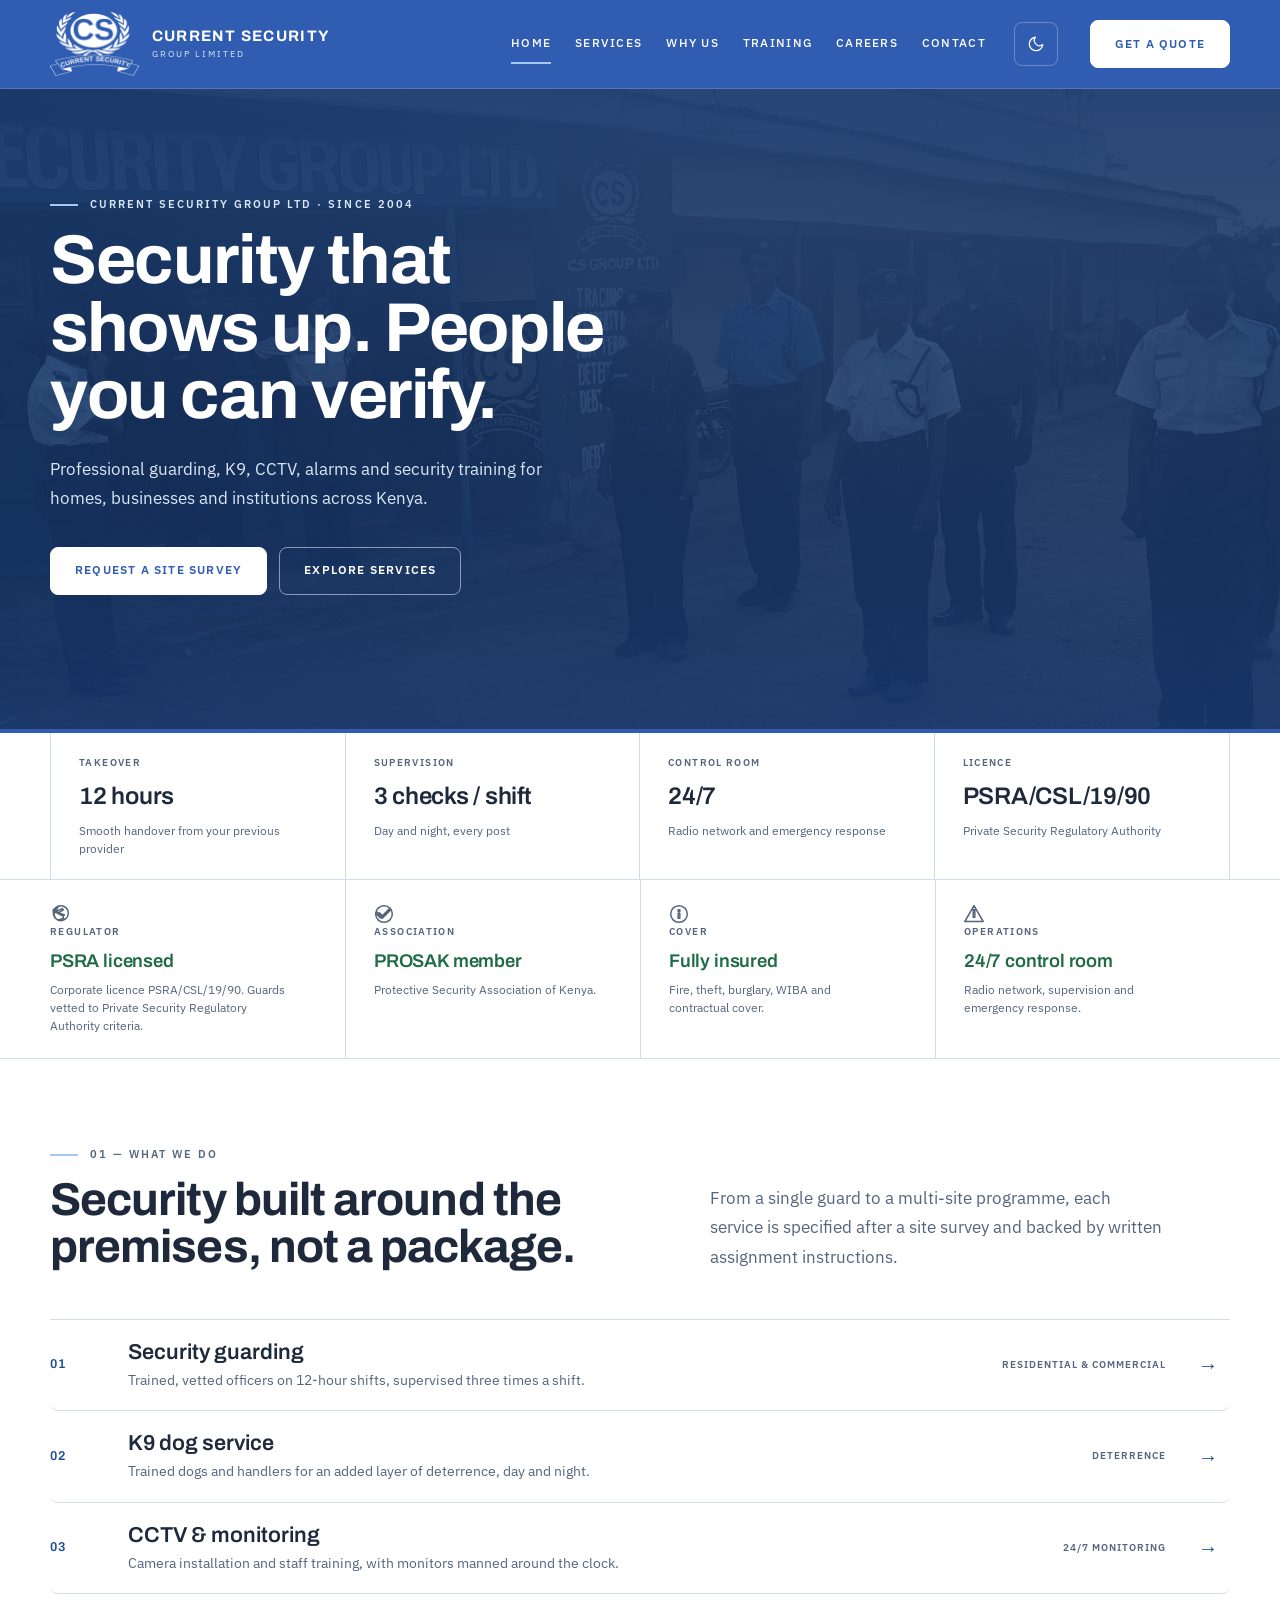
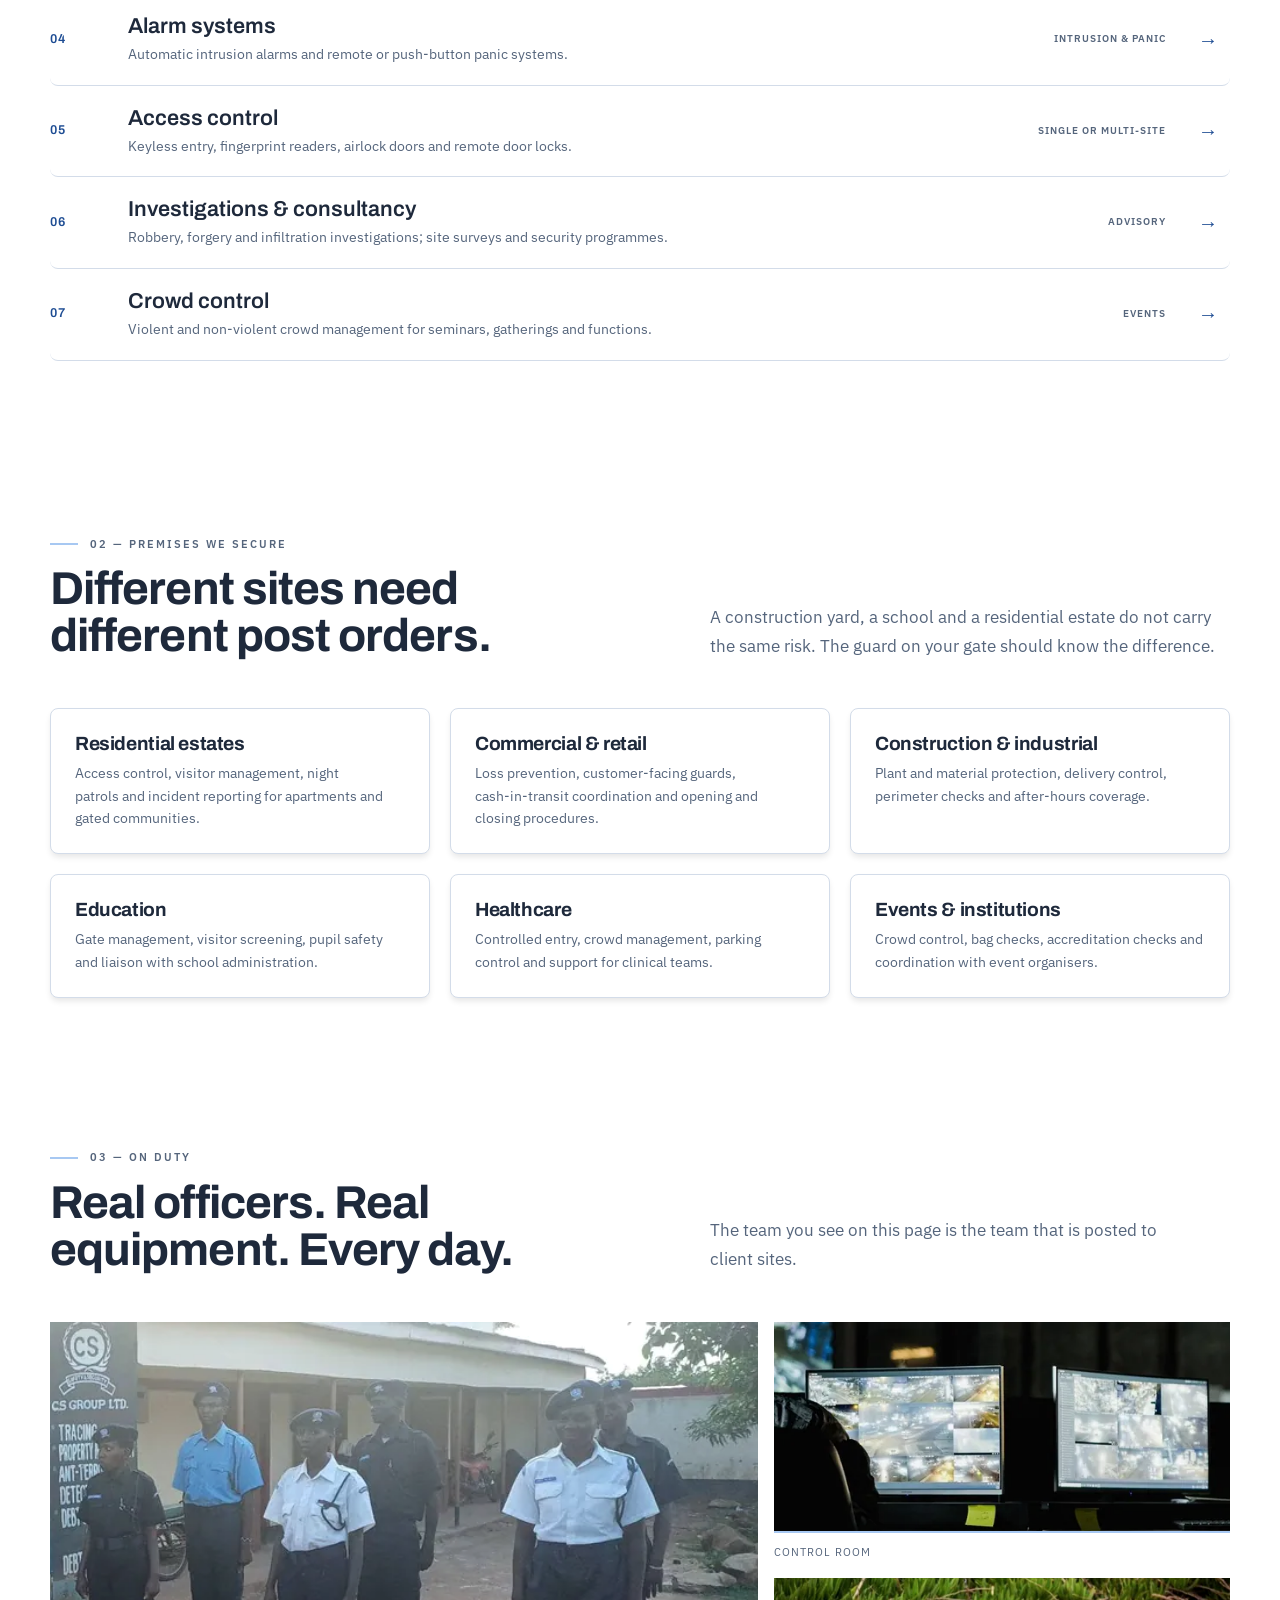
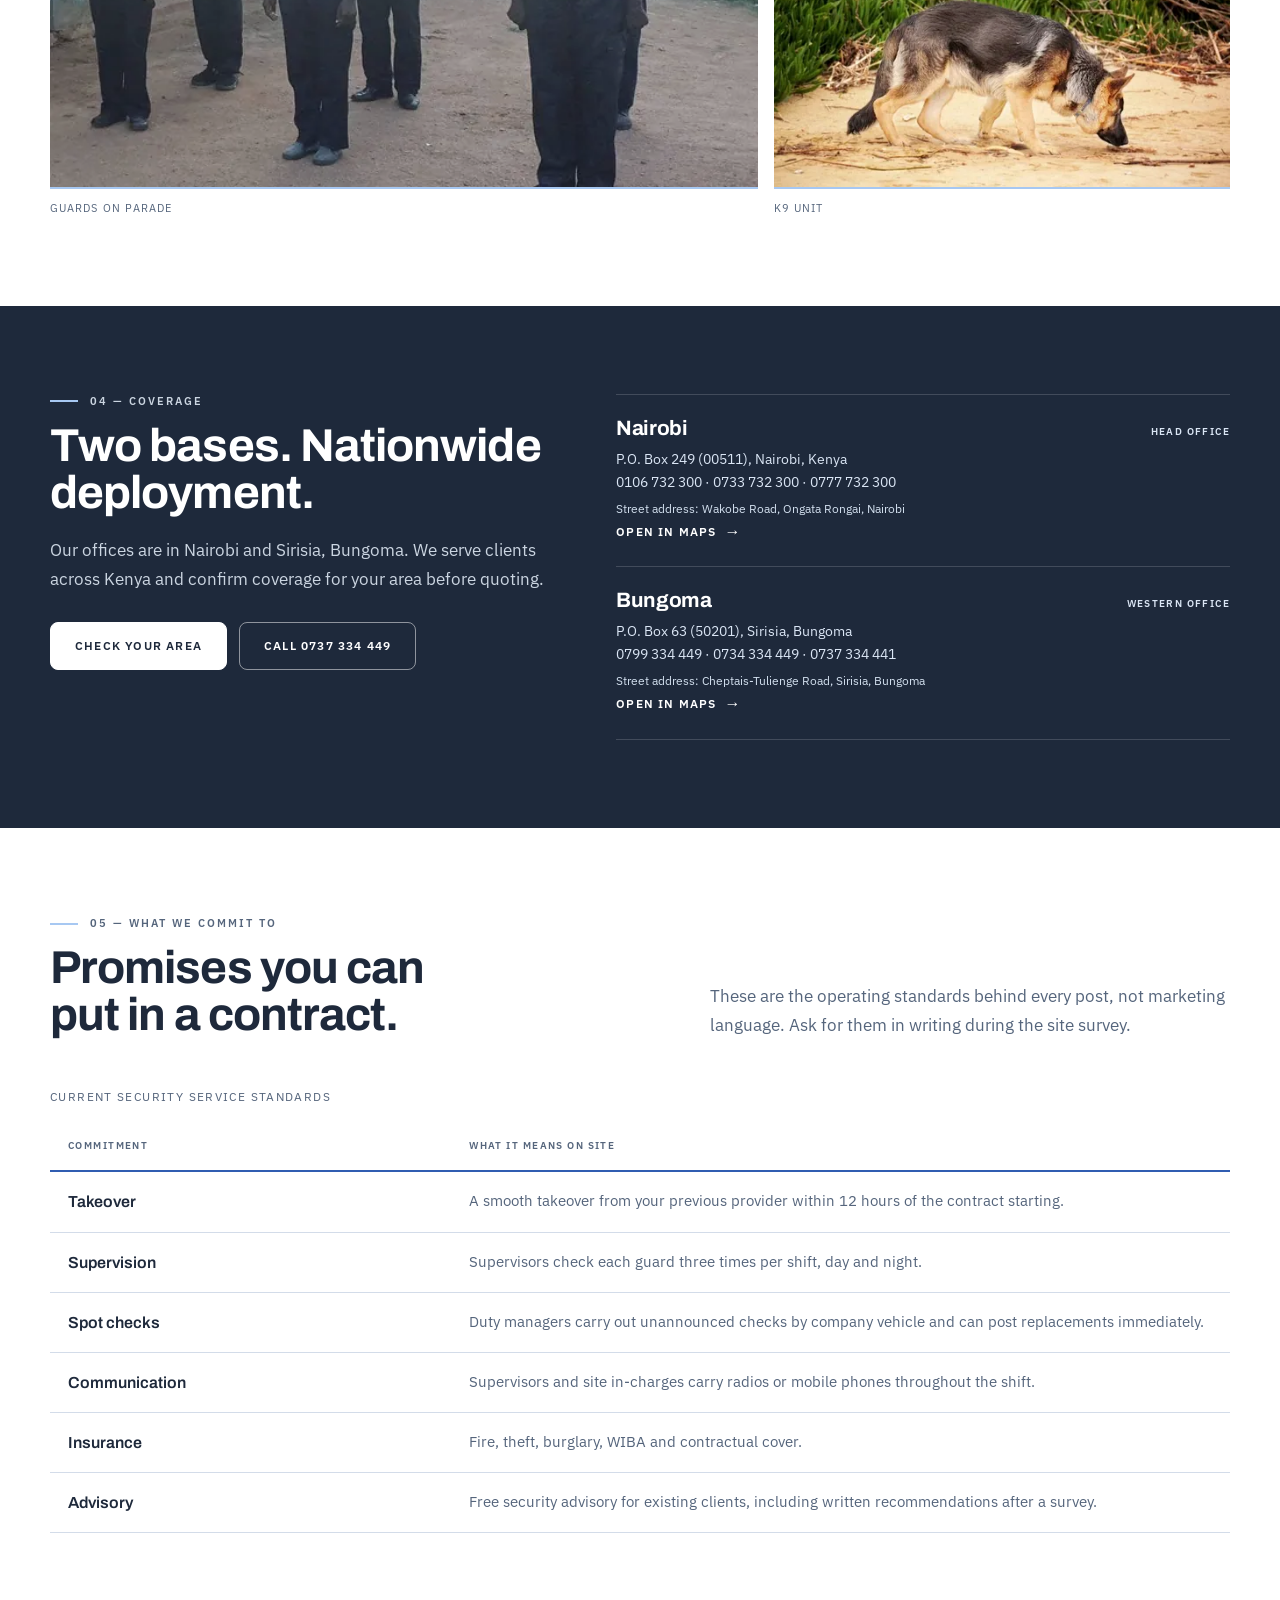
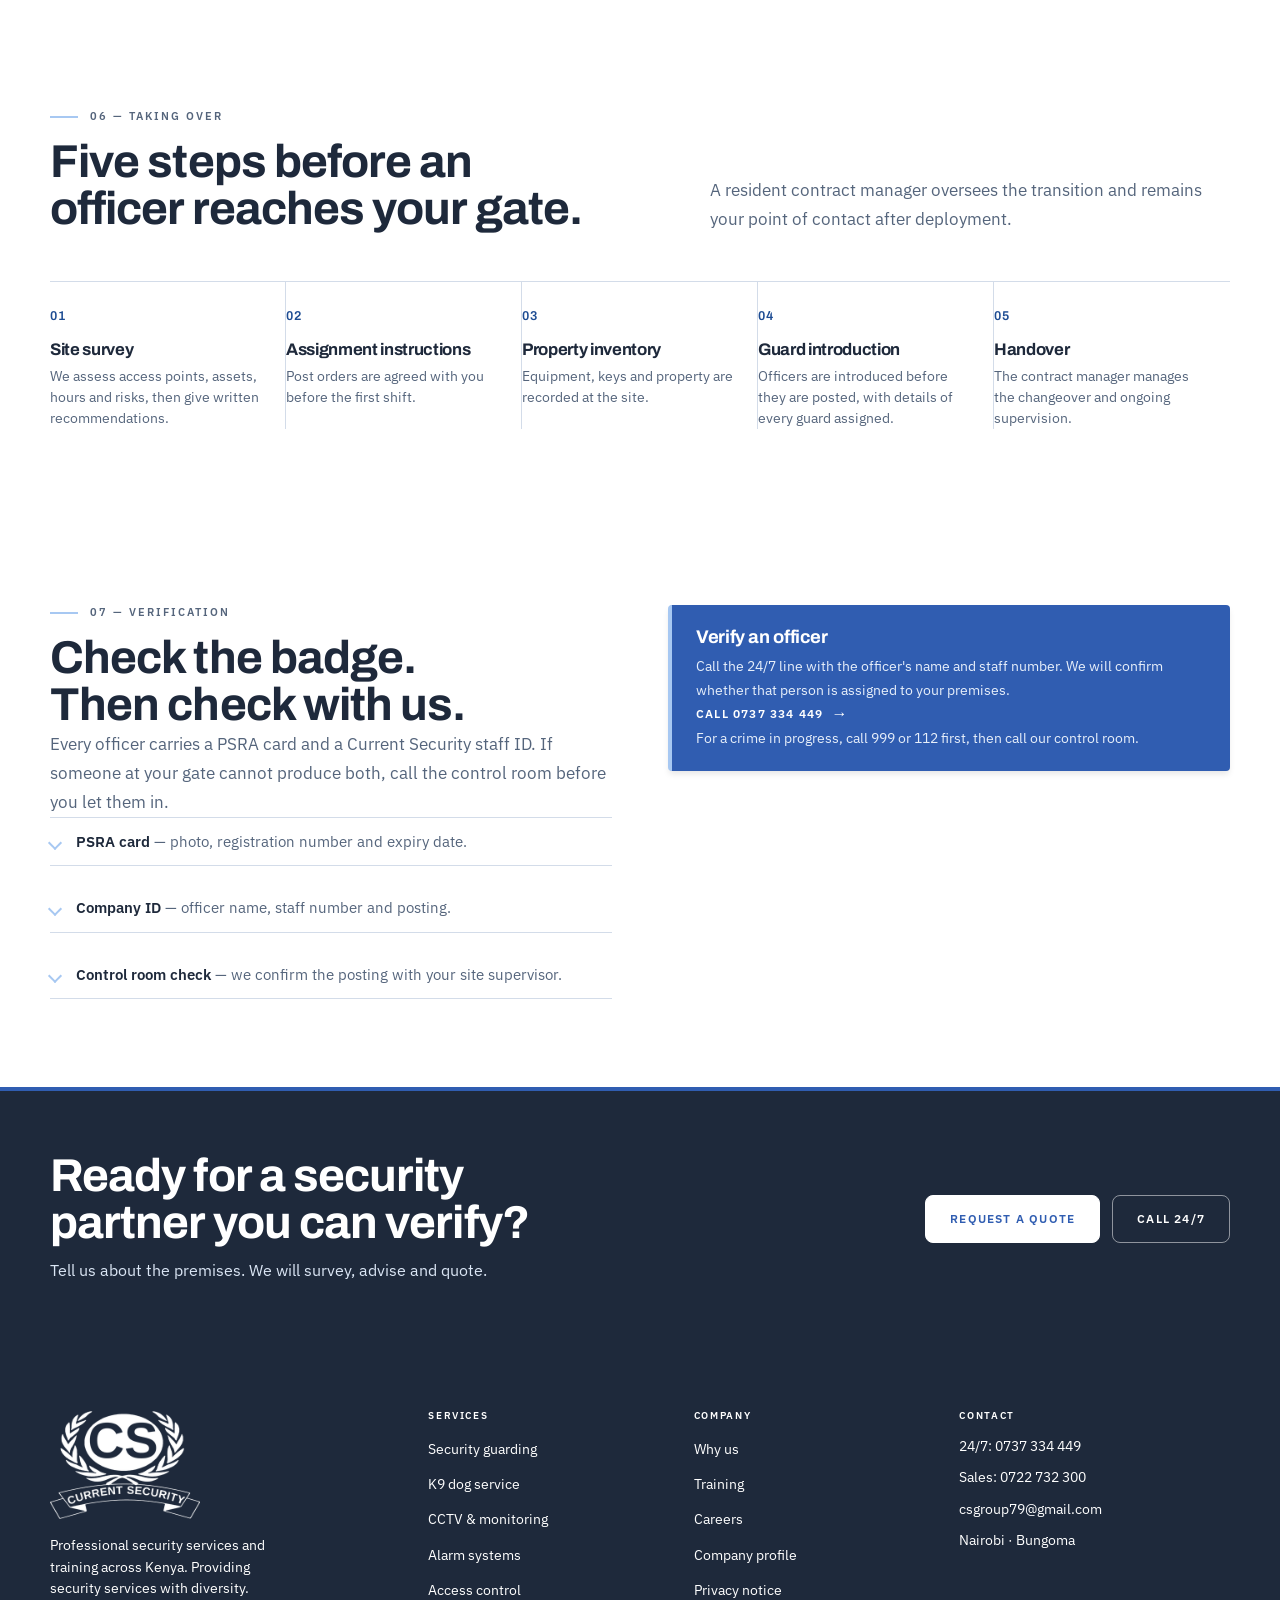
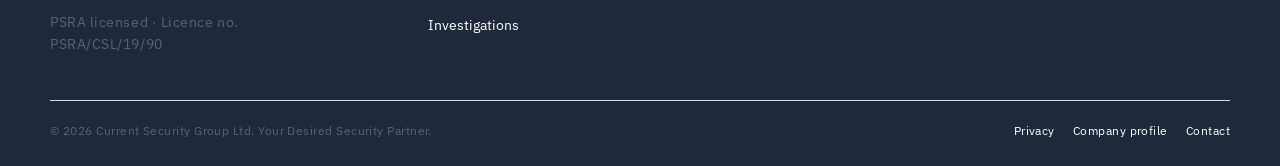
<file: index.html>
<!DOCTYPE html>
<html lang="en-KE">
<head>
<meta charset="utf-8">
<meta name="viewport" content="width=device-width, initial-scale=1">
<title>Current Security Group Ltd | Guards, K9, CCTV &amp; Training in Kenya</title>
<meta name="description" content="Current Security Group Ltd provides vetted security guards, K9 units, CCTV, alarms, access control and security training across Kenya. Offices in Nairobi and Bungoma. Request a site survey.">
<meta name="theme-color" content="#305db1">
<meta property="og:type" content="website">
<meta property="og:site_name" content="Current Security Group Ltd">
<meta property="og:title" content="Current Security Group Ltd | Security you can verify">
<meta property="og:description" content="Vetted guards, K9 units, CCTV, alarms and security training across Kenya. Offices in Nairobi and Bungoma.">
<meta property="og:image" content="assets/img/og-image.jpg">
<meta property="og:image:width" content="1200">
<meta property="og:image:height" content="630">
<meta name="twitter:card" content="summary_large_image">
<link rel="icon" type="image/png" sizes="32x32" href="assets/img/favicon-32.png">
<link rel="apple-touch-icon" href="assets/img/apple-touch-icon.png">
<link rel="manifest" href="site.webmanifest">
<link rel="preload" href="assets/fonts/archivo-latin.woff2" as="font" type="font/woff2" crossorigin>
<script src="assets/js/theme.js"></script>
<link rel="stylesheet" href="assets/css/style.css">
<script src="assets/js/main.js" defer></script>
<script type="application/ld+json">
{
  "@context": "https://schema.org",
  "@graph": [
    {
      "@type": "Organization",
      "@id": "#organisation",
      "name": "Current Security Group Ltd",
      "alternateName": "Current Security",
      "description": "Private security company providing guarding, K9, CCTV, alarms, access control, investigations, consultancy and security training in Kenya.",
      "foundingDate": "2004",
      "identifier": {
        "@type": "PropertyValue",
        "name": "PSRA Corporate Private Security Service Provider Licence",
        "value": "PSRA/CSL/19/90"
      },
      "logo": "assets/img/logo-navy.png",
      "telephone": "+254737334449",
      "email": "csgroup79@gmail.com",
      "areaServed": { "@type": "Country", "name": "Kenya" },
      "memberOf": {
        "@type": "Organization",
        "name": "Protective Security Association of Kenya (PROSAK)"
      },
      "contactPoint": [
        {
          "@type": "ContactPoint",
          "telephone": "+254737334449",
          "contactType": "emergency",
          "availableLanguage": ["en", "sw"]
        },
        {
          "@type": "ContactPoint",
          "telephone": "+254722732300",
          "contactType": "sales",
          "availableLanguage": ["en", "sw"]
        }
      ]
    },
    {
      "@type": "LocalBusiness",
      "name": "Current Security Group Ltd — Nairobi",
      "parentOrganization": { "@id": "#organisation" },
      "address": {
        "@type": "PostalAddress",
        "postalCode": "00511",
        "addressLocality": "Nairobi",
        "addressCountry": "KE"
      },
      "telephone": "+254722732300"
    },
    {
      "@type": "LocalBusiness",
      "name": "Current Security Group Ltd — Bungoma",
      "parentOrganization": { "@id": "#organisation" },
      "address": {
        "@type": "PostalAddress",
        "postalCode": "50201",
        "addressLocality": "Sirisia",
        "addressRegion": "Bungoma",
        "addressCountry": "KE"
      },
      "telephone": "+254799334449"
    }
  ]
}
</script>
</head>
<body>
<a class="skip-link" href="#main">Skip to content</a>

<div class="utility">
  <div class="container utility__inner">
    <p class="utility__group utility__group--offices"><span class="utility__dot" aria-hidden="true"></span> 24/7 control room · Nairobi &amp; Bungoma</p>
    <div class="utility__group">
      <span class="text--urgency">Emergency</span>
      <a href="tel:+254737334449" class="text--urgency">0737&nbsp;334&nbsp;449</a>
      <span aria-hidden="true">/</span>
      <a href="contact.html">Contact</a>
    </div>
  </div>
</div>

<header class="site-header">
  <div class="container header__inner">
    <a class="brand" href="index.html">
      <img class="brand__mark" src="assets/img/logo-white.png" alt="" width="360" height="260">
      <span class="brand__text"><strong>CURRENT SECURITY</strong> <span>GROUP LIMITED</span></span>
    </a>
    <nav class="site-nav" aria-label="Main">
      <ul>
        <li><a href="index.html" aria-current="page">Home</a></li>
        <li><a href="services.html">Services</a></li>
        <li><a href="why-us.html">Why us</a></li>
        <li><a href="training.html">Training</a></li>
        <li><a href="careers.html">Careers</a></li>
        <li><a href="contact.html">Contact</a></li>
      </ul>
    </nav>
    <button class="theme-toggle" type="button" data-theme-toggle aria-label="Switch to dark theme">
      <svg class="theme-toggle__moon" viewBox="0 0 24 24" aria-hidden="true" focusable="false"><path d="M21 12.79A9 9 0 1 1 11.21 3 7 7 0 0 0 21 12.79Z"/></svg>
      <svg class="theme-toggle__sun" viewBox="0 0 24 24" aria-hidden="true" focusable="false"><circle cx="12" cy="12" r="4"/><path d="M12 2v2M12 20v2M4.93 4.93l1.42 1.42M17.66 17.66l1.41 1.41M2 12h2M20 12h2M4.93 19.07l1.42-1.42M17.66 6.34l1.41-1.41"/></svg>
    </button>
    <a class="btn btn--accent header__cta" href="contact.html">Get a quote</a>
    <details class="mobile-nav">
      <summary><span>Menu</span><span class="mobile-nav__icon" aria-hidden="true"><span></span><span></span><span></span></span></summary>
      <div class="mobile-nav__panel">
        <nav aria-label="Mobile">
          <ul>
            <li><a href="index.html" aria-current="page">Home</a></li>
            <li><a href="services.html">Services</a></li>
            <li><a href="why-us.html">Why us</a></li>
            <li><a href="training.html">Training</a></li>
            <li><a href="careers.html">Careers</a></li>
            <li><a href="contact.html">Contact</a></li>
          </ul>
        </nav>
        <div class="mobile-nav__foot">
          <a class="btn btn--accent" href="contact.html">Get a quote</a>
          <a class="mobile-nav__phone" href="tel:+254737334449">24/7:&nbsp;0737&nbsp;334&nbsp;449</a>
        </div>
      </div>
    </details>
  </div>
</header>

<main id="main">

  <section class="hero hero--backdrop">
    <div class="hero__media" aria-hidden="true">
      <picture>
        <source type="image/webp" srcset="assets/img/hero-guards-900.webp 900w, assets/img/hero-guards-1600.webp 1600w" sizes="100vw">
        <img src="assets/img/hero-guards-900.jpg" srcset="assets/img/hero-guards-900.jpg 900w, assets/img/hero-guards-1600.jpg 1600w" sizes="100vw" alt="Current Security guards on parade" width="1600" height="634" fetchpriority="high" decoding="async">
      </picture>
    </div>
    <div class="container hero__grid">
      <div class="hero__content">
        <p class="eyebrow eyebrow--light">Current Security Group Ltd · Since 2004</p>
        <h1>Security that shows up. People you can verify.</h1>
        <p class="hero__lede">Professional guarding, K9, CCTV, alarms and security training for homes, businesses and institutions across Kenya.</p>
        <div class="hero__actions">
          <a class="btn btn--accent" href="contact.html">Request a site survey</a>
          <a class="btn btn--outline-light" href="services.html">Explore services</a>
        </div>
      </div>
    </div>
  </section>

  <section class="stats-banner" aria-label="Service stats">
    <div class="container">
      <dl class="stats-grid">
        <div class="stat">
          <dt>Takeover</dt>
          <dd>12 hours</dd>
          <span>Smooth handover from your previous provider</span>
        </div>
        <div class="stat">
          <dt>Supervision</dt>
          <dd>3 checks / shift</dd>
          <span>Day and night, every post</span>
        </div>
        <div class="stat">
          <dt>Control room</dt>
          <dd>24/7</dd>
          <span>Radio network and emergency response</span>
        </div>
        <div class="stat">
          <dt>Licence</dt>
          <dd>PSRA/CSL/19/90</dd>
          <span>Private Security Regulatory Authority</span>
        </div>
      </dl>
    </div>
  </section>

  <section class="trust" aria-label="Accreditations and cover">
    <div class="container trust__grid">
      <div class="trust__item">
        <span class="icon icon--success" aria-hidden="true"><svg viewBox="0 0 24 24"><path d="M22 11c0-4.97-4.03-9-9-9s-9 4.03-9 9 4.03 9 9 9 9-4.03 9-9Zm-9 9c-4.48 0-8.17-3.65-8.17-8.17 0-3.25 1.94-6.01 4.74-7.46L3.76 7.46l1.41-1.41L9 8.34l5.66-2.83 1.41 1.41L9 11.17l6.83 3.41 1.41-1.41L9 9.76l-5.24-2.62 1.41-1.41L9 7.34 3.76 8.75l1.41 1.41L9 10.17l2.83 1.41c2.8 1.45 4.74 4.21 4.74 7.46C17.17 15.35 13.48 19 9 19Z"/></svg></span>
        <span>Regulator</span>
        <strong>PSRA licensed</strong>
        <p>Corporate licence PSRA/CSL/19/90. Guards vetted to Private Security Regulatory Authority criteria.</p>
      </div>
      <div class="trust__item">
        <span class="icon icon--success" aria-hidden="true"><svg viewBox="0 0 24 24"><path d="M12 2c5.52 0 10 4.48 10 10s-4.48 10-10 10S2 17.52 2 12 6.48 2 12 2Zm-2 15l-5-5 1.41-1.41L10 14.17l7.79-7.79 1.41 1.41L10 16.99l10.5-10.5-1.41-1.41L10 16.17 3.29 9.46 1.88 10.87l5.59 5.59Z"/></svg></span>
        <span>Association</span>
        <strong>PROSAK member</strong>
        <p>Protective Security Association of Kenya.</p>
      </div>
      <div class="trust__item">
        <span class="icon icon--success" aria-hidden="true"><svg viewBox="0 0 24 24"><path d="M12 2C6.48 2 2 6.48 2 12s4.48 10 10 10 10-4.48 10-10S17.52 2 12 2Zm1 15h-2v-6h2v6Zm0-8h-2V7h2v2Z"/></svg></span>
        <span>Cover</span>
        <strong>Fully insured</strong>
        <p>Fire, theft, burglary, WIBA and contractual cover.</p>
      </div>
      <div class="trust__item">
        <span class="icon icon--urgency" aria-hidden="true"><svg viewBox="0 0 24 24"><path d="M12 2L1 21h22L12 2Zm1 14h-2v-6h2v6Zm0-8h-2V7h2v2Z"/></svg></span>
        <span>Operations</span>
        <strong>24/7 control room</strong>
        <p>Radio network, supervision and emergency response.</p>
      </div>
    </div>
  </section>

  <section class="section">
    <div class="container">
      <header class="section__head">
        <div>
          <p class="eyebrow">01 — What we do</p>
          <h2>Security built around the premises, not a package.</h2>
        </div>
        <p class="lede">From a single guard to a multi-site programme, each service is specified after a site survey and backed by written assignment instructions.</p>
      </header>

      <ol class="service-list">
        <li>
          <a class="service-row" href="services.html#guarding">
            <span class="service-row__num">01</span>
            <span class="service-row__body"><strong>Security guarding</strong><span>Trained, vetted officers on 12-hour shifts, supervised three times a shift.</span></span>
            <span class="service-row__meta">Residential &amp; commercial</span>
            <span class="service-row__arrow" aria-hidden="true">→</span>
          </a>
        </li>
        <li>
          <a class="service-row" href="services.html#k9">
            <span class="service-row__num">02</span>
            <span class="service-row__body"><strong>K9 dog service</strong><span>Trained dogs and handlers for an added layer of deterrence, day and night.</span></span>
            <span class="service-row__meta">Deterrence</span>
            <span class="service-row__arrow" aria-hidden="true">→</span>
          </a>
        </li>
        <li>
          <a class="service-row" href="services.html#cctv">
            <span class="service-row__num">03</span>
            <span class="service-row__body"><strong>CCTV &amp; monitoring</strong><span>Camera installation and staff training, with monitors manned around the clock.</span></span>
            <span class="service-row__meta">24/7 monitoring</span>
            <span class="service-row__arrow" aria-hidden="true">→</span>
          </a>
        </li>
        <li>
          <a class="service-row" href="services.html#alarms">
            <span class="service-row__num">04</span>
            <span class="service-row__body"><strong>Alarm systems</strong><span>Automatic intrusion alarms and remote or push-button panic systems.</span></span>
            <span class="service-row__meta">Intrusion &amp; panic</span>
            <span class="service-row__arrow" aria-hidden="true">→</span>
          </a>
        </li>
        <li>
          <a class="service-row" href="services.html#access">
            <span class="service-row__num">05</span>
            <span class="service-row__body"><strong>Access control</strong><span>Keyless entry, fingerprint readers, airlock doors and remote door locks.</span></span>
            <span class="service-row__meta">Single or multi-site</span>
            <span class="service-row__arrow" aria-hidden="true">→</span>
          </a>
        </li>
        <li>
          <a class="service-row" href="services.html#investigations">
            <span class="service-row__num">06</span>
            <span class="service-row__body"><strong>Investigations &amp; consultancy</strong><span>Robbery, forgery and infiltration investigations; site surveys and security programmes.</span></span>
            <span class="service-row__meta">Advisory</span>
            <span class="service-row__arrow" aria-hidden="true">→</span>
          </a>
        </li>
        <li>
          <a class="service-row" href="services.html#crowd">
            <span class="service-row__num">07</span>
            <span class="service-row__body"><strong>Crowd control</strong><span>Violent and non-violent crowd management for seminars, gatherings and functions.</span></span>
            <span class="service-row__meta">Events</span>
            <span class="service-row__arrow" aria-hidden="true">→</span>
          </a>
        </li>
      </ol>
    </div>
  </section>

  <section class="section section--white">
    <div class="container">
      <header class="section__head">
        <div>
          <p class="eyebrow">02 — Premises we secure</p>
          <h2>Different sites need different post orders.</h2>
        </div>
        <p class="lede">A construction yard, a school and a residential estate do not carry the same risk. The guard on your gate should know the difference.</p>
      </header>

      <div class="sector-grid">
        <article class="sector"><h3>Residential estates</h3><p>Access control, visitor management, night patrols and incident reporting for apartments and gated communities.</p></article>
        <article class="sector"><h3>Commercial &amp; retail</h3><p>Loss prevention, customer-facing guards, cash-in-transit coordination and opening and closing procedures.</p></article>
        <article class="sector"><h3>Construction &amp; industrial</h3><p>Plant and material protection, delivery control, perimeter checks and after-hours coverage.</p></article>
        <article class="sector"><h3>Education</h3><p>Gate management, visitor screening, pupil safety and liaison with school administration.</p></article>
        <article class="sector"><h3>Healthcare</h3><p>Controlled entry, crowd management, parking control and support for clinical teams.</p></article>
        <article class="sector"><h3>Events &amp; institutions</h3><p>Crowd control, bag checks, accreditation checks and coordination with event organisers.</p></article>
      </div>
    </div>
  </section>

  <section class="section section--tight">
    <div class="container">
      <header class="section__head">
        <div>
          <p class="eyebrow">03 — On duty</p>
          <h2>Real officers. Real equipment. Every day.</h2>
        </div>
        <p class="lede">The team you see on this page is the team that is posted to client sites.</p>
      </header>
      <div class="photo-strip">
        <figure>
          <picture>
            <source type="image/webp" srcset="assets/img/guards-wide-640.webp 640w, assets/img/guards-wide-1000.webp 1000w" sizes="(max-width: 760px) 100vw, 40vw">
            <img src="assets/img/guards-wide-640.jpg" srcset="assets/img/guards-wide-640.jpg 640w, assets/img/guards-wide-1000.jpg 1000w" sizes="(max-width: 760px) 100vw, 40vw" alt="Current Security guards on parade" width="1000" height="625" loading="lazy" decoding="async">
          </picture>
          <figcaption>Guards on parade</figcaption>
        </figure>
        <figure>
          <picture>
            <source type="image/webp" srcset="assets/img/control-room-560.webp 560w, assets/img/control-room-900.webp 900w" sizes="(max-width: 760px) 100vw, 30vw">
            <img src="assets/img/control-room-560.jpg" srcset="assets/img/control-room-560.jpg 560w, assets/img/control-room-900.jpg 900w" sizes="(max-width: 760px) 100vw, 30vw" alt="CCTV monitors in the control room" width="900" height="390" loading="lazy" decoding="async">
          </picture>
          <figcaption>Control room</figcaption>
        </figure>
        <figure>
          <picture>
            <source type="image/webp" srcset="assets/img/k9-520.webp 520w, assets/img/k9-800.webp 800w" sizes="(max-width: 760px) 100vw, 30vw">
            <img src="assets/img/k9-520.jpg" srcset="assets/img/k9-520.jpg 520w, assets/img/k9-800.jpg 800w" sizes="(max-width: 760px) 100vw, 30vw" alt="Security dog and handler" width="800" height="533" loading="lazy" decoding="async">
          </picture>
          <figcaption>K9 unit</figcaption>
        </figure>
      </div>
    </div>
  </section>

  <section class="section section--navy">
    <div class="container coverage">
      <div>
        <p class="eyebrow eyebrow--light">04 — Coverage</p>
        <h2>Two bases. Nationwide deployment.</h2>
        <p class="lede">Our offices are in Nairobi and Sirisia, Bungoma. We serve clients across Kenya and confirm coverage for your area before quoting.</p>
        <div class="actions">
          <a class="btn btn--accent" href="contact.html">Check your area</a>
          <a class="btn btn--outline-light" href="tel:+254737334449">Call&nbsp;0737&nbsp;334&nbsp;449</a>
        </div>
      </div>
      <div class="office-list">
        <article class="office">
          <h3>Nairobi <span>Head office</span></h3>
          <p>P.O. Box 249 (00511), Nairobi, Kenya<br>
         0106&nbsp;732&nbsp;300 ·&nbsp;0733&nbsp;732&nbsp;300 ·&nbsp;0777&nbsp;732&nbsp;300</p>
          <p class="office__note">Street address: Wakobe Road, Ongata Rongai, Nairobi</p>
          <p><a class="link-arrow" href="https://www.google.com/maps/search/?api=1&amp;query=Nairobi%2C+Kenya" target="_blank" rel="noopener noreferrer">Open in maps</a></p>
        </article>
        <article class="office">
          <h3>Bungoma <span>Western office</span></h3>
          <p>P.O. Box 63 (50201), Sirisia, Bungoma<br>
         0799&nbsp;334&nbsp;449 ·&nbsp;0734&nbsp;334&nbsp;449 ·&nbsp;0737&nbsp;334&nbsp;441</p>
          <p class="office__note">Street address: Cheptais-Tulienge Road, Sirisia, Bungoma</p>
          <p><a class="link-arrow" href="https://www.google.com/maps/search/?api=1&amp;query=Sirisia%2C+Bungoma%2C+Kenya" target="_blank" rel="noopener noreferrer">Open in maps</a></p>
        </article>
      </div>
    </div>
  </section>

  <section class="section section--white">
    <div class="container">
      <header class="section__head">
        <div>
          <p class="eyebrow">05 — What we commit to</p>
          <h2>Promises you can put in a contract.</h2>
        </div>
        <p class="lede">These are the operating standards behind every post, not marketing language. Ask for them in writing during the site survey.</p>
      </header>

      <div class="table-scroll" tabindex="0">
        <table class="standards">
          <caption>Current Security service standards</caption>
          <thead>
            <tr><th scope="col">Commitment</th><th scope="col">What it means on site</th></tr>
          </thead>
          <tbody>
            <tr><th scope="row">Takeover</th><td>A smooth takeover from your previous provider within 12 hours of the contract starting.</td></tr>
            <tr><th scope="row">Supervision</th><td>Supervisors check each guard three times per shift, day and night.</td></tr>
            <tr><th scope="row">Spot checks</th><td>Duty managers carry out unannounced checks by company vehicle and can post replacements immediately.</td></tr>
            <tr><th scope="row">Communication</th><td>Supervisors and site in-charges carry radios or mobile phones throughout the shift.</td></tr>
            <tr><th scope="row">Insurance</th><td>Fire, theft, burglary, WIBA and contractual cover.</td></tr>
            <tr><th scope="row">Advisory</th><td>Free security advisory for existing clients, including written recommendations after a survey.</td></tr>
          </tbody>
        </table>
      </div>
    </div>
  </section>

  <section class="section">
    <div class="container">
      <header class="section__head">
        <div>
          <p class="eyebrow">06 — Taking over</p>
          <h2>Five steps before an officer reaches your gate.</h2>
        </div>
        <p class="lede">A resident contract manager oversees the transition and remains your point of contact after deployment.</p>
      </header>
      <ol class="process">
        <li><h3>Site survey</h3><p>We assess access points, assets, hours and risks, then give written recommendations.</p></li>
        <li><h3>Assignment instructions</h3><p>Post orders are agreed with you before the first shift.</p></li>
        <li><h3>Property inventory</h3><p>Equipment, keys and property are recorded at the site.</p></li>
        <li><h3>Guard introduction</h3><p>Officers are introduced before they are posted, with details of every guard assigned.</p></li>
        <li><h3>Handover</h3><p>The contract manager manages the changeover and ongoing supervision.</p></li>
      </ol>
    </div>
  </section>

  <section class="section section--white">
    <div class="container split">
      <div>
        <p class="eyebrow">07 — Verification</p>
        <h2>Check the badge. Then check with us.</h2>
        <p class="lede">Every officer carries a PSRA card and a Current Security staff ID. If someone at your gate cannot produce both, call the control room before you let them in.</p>
        <ul class="checklist stack">
          <li><strong>PSRA card</strong> — photo, registration number and expiry date.</li>
          <li><strong>Company ID</strong> — officer name, staff number and posting.</li>
          <li><strong>Control room check</strong> — we confirm the posting with your site supervisor.</li>
        </ul>
      </div>
      <div class="callout callout--navy">
        <h3>Verify an officer</h3>
        <p>Call the 24/7 line with the officer's name and staff number. We will confirm whether that person is assigned to your premises.</p>
        <p><a class="link-arrow" href="tel:+254737334449">Call&nbsp;0737&nbsp;334&nbsp;449</a></p>
        <p class="small">For a crime in progress, call 999 or 112 first, then call our control room.</p>
      </div>
    </div>
  </section>

  <section class="cta">
    <div class="container cta__inner">
      <div>
        <h2>Ready for a security partner you can verify?</h2>
        <p>Tell us about the premises. We will survey, advise and quote.</p>
      </div>
      <div class="cta__actions">
        <a class="btn btn--accent" href="contact.html">Request a quote</a>
        <a class="btn btn--outline-light" href="tel:+254737334449">Call&nbsp;24/7</a>
      </div>
    </div>
  </section>

</main>

<footer class="site-footer">
  <div class="container">
    <div class="footer__grid">
      <div class="footer__brand">
        <img src="assets/img/logo-white.png" alt="Current Security Group Ltd" width="360" height="260">
        <p>Professional security services and training across Kenya. Providing security services with diversity.</p>
        <p class="footer__brand-note">PSRA licensed · Licence no. PSRA/CSL/19/90</p>
      </div>
      <div class="footer__col">
        <h2>Services</h2>
        <ul>
          <li><a href="services.html#guarding">Security guarding</a></li>
          <li><a href="services.html#k9">K9 dog service</a></li>
          <li><a href="services.html#cctv">CCTV &amp; monitoring</a></li>
          <li><a href="services.html#alarms">Alarm systems</a></li>
          <li><a href="services.html#access">Access control</a></li>
          <li><a href="services.html#investigations">Investigations</a></li>
        </ul>
      </div>
      <div class="footer__col">
        <h2>Company</h2>
        <ul>
          <li><a href="why-us.html">Why us</a></li>
          <li><a href="training.html">Training</a></li>
          <li><a href="careers.html">Careers</a></li>
          <li><a href="profile.html">Company profile</a></li>
          <li><a href="privacy.html">Privacy notice</a></li>
        </ul>
      </div>
      <div class="footer__col footer__contact">
        <h2>Contact</h2>
        <p><a href="tel:+254737334449">24/7:&nbsp;0737&nbsp;334&nbsp;449</a></p>
        <p><a href="tel:+254722732300">Sales:&nbsp;0722&nbsp;732&nbsp;300</a></p>
        <p><a href="mailto:csgroup79@gmail.com">csgroup79@gmail.com</a></p>
        <p>Nairobi · Bungoma</p>
      </div>
    </div>
    <div class="footer__bottom">
      <p>© <span data-year>2026</span> Current Security Group Ltd. Your Desired Security Partner.</p>
      <div class="footer__legal">
        <a href="privacy.html">Privacy</a>
        <a href="profile.html">Company profile</a>
        <a href="contact.html">Contact</a>
      </div>
    </div>
  </div>
</footer>

<div class="mobile-actions no-print">
  <a href="tel:+254737334449">
    <svg viewBox="0 0 24 24" aria-hidden="true" focusable="false"><path d="M6.6 3.5 9 3l1.6 4.2-2 1.4a12.4 12.4 0 0 0 6.8 6.8l1.4-2L21 15l-.5 2.4a2 2 0 0 1-2.2 1.5C10.4 18.2 5.8 13.6 5.1 5.7A2 2 0 0 1 6.6 3.5Z"/></svg>
    Call&nbsp;24/7
  </a>
  <a href="https://wa.me/254737334449" target="_blank" rel="noopener noreferrer">
    <svg viewBox="0 0 24 24" aria-hidden="true" focusable="false"><path d="M21 11.5a8.4 8.4 0 0 1-12.4 7.4L4 20l1.1-4.5A8.4 8.4 0 1 1 21 11.5Z"/><path d="M9 8.6c.2-.4.4-.4.7-.4h.5c.2 0 .4 0 .6.5l.7 1.6c.1.3 0 .5-.1.7l-.4.5c-.1.2-.2.3 0 .6a6 6 0 0 0 2.7 2.3c.3.1.5.1.6-.1l.6-.7c.2-.2.4-.2.6-.1l1.5.7c.3.1.4.2.4.4a2.2 2.2 0 0 1-1.7 2.1c-.8.2-1.8 0-3.3-.7a9.2 9.2 0 0 1-4.4-4.3c-.6-1.2-.9-2.2-.8-3 .1-.5.4-.9.7-1.1Z"/></svg>
    WhatsApp
  </a>
  <a href="contact.html">
    <svg viewBox="0 0 24 24" aria-hidden="true" focusable="false"><path d="M4 4h16v16H4z"/><path d="m4 7 8 6 8-6"/></svg>
    Quote
  </a>
</div>

</body>
</html>
</file>
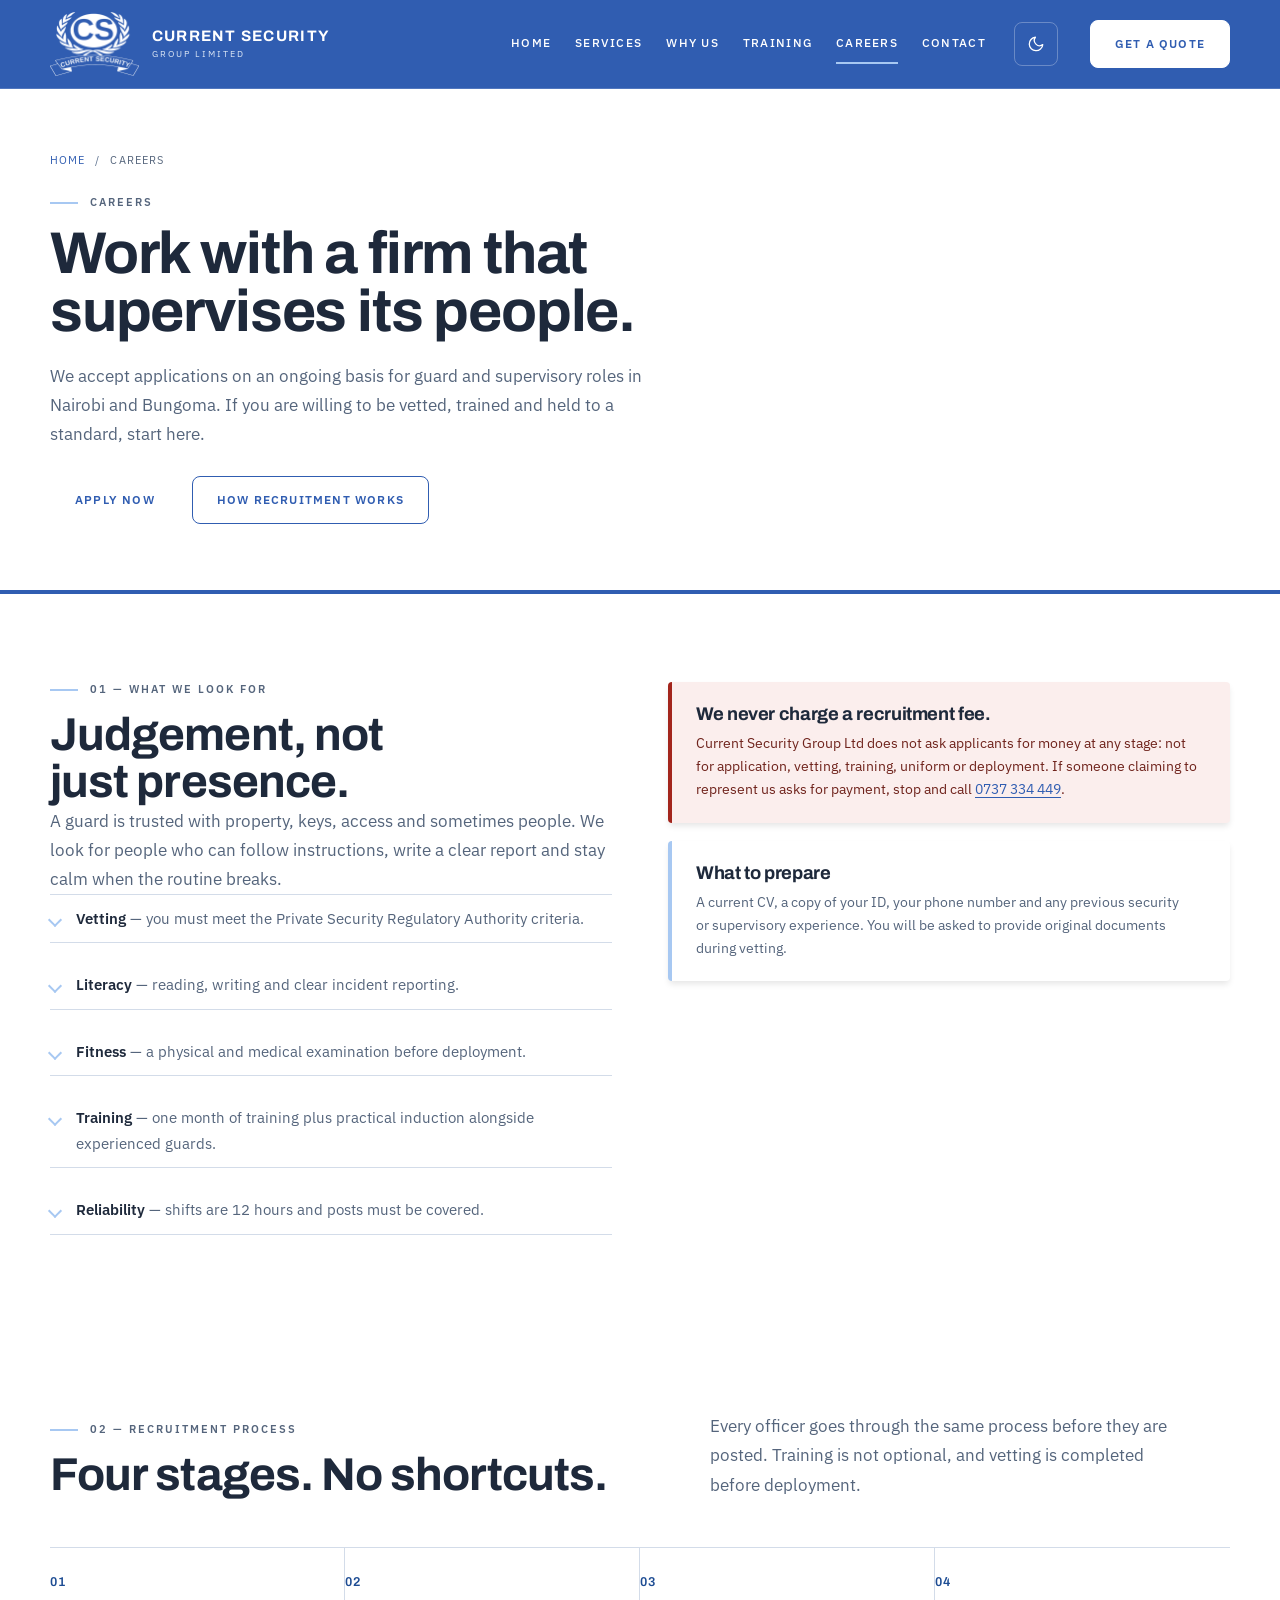
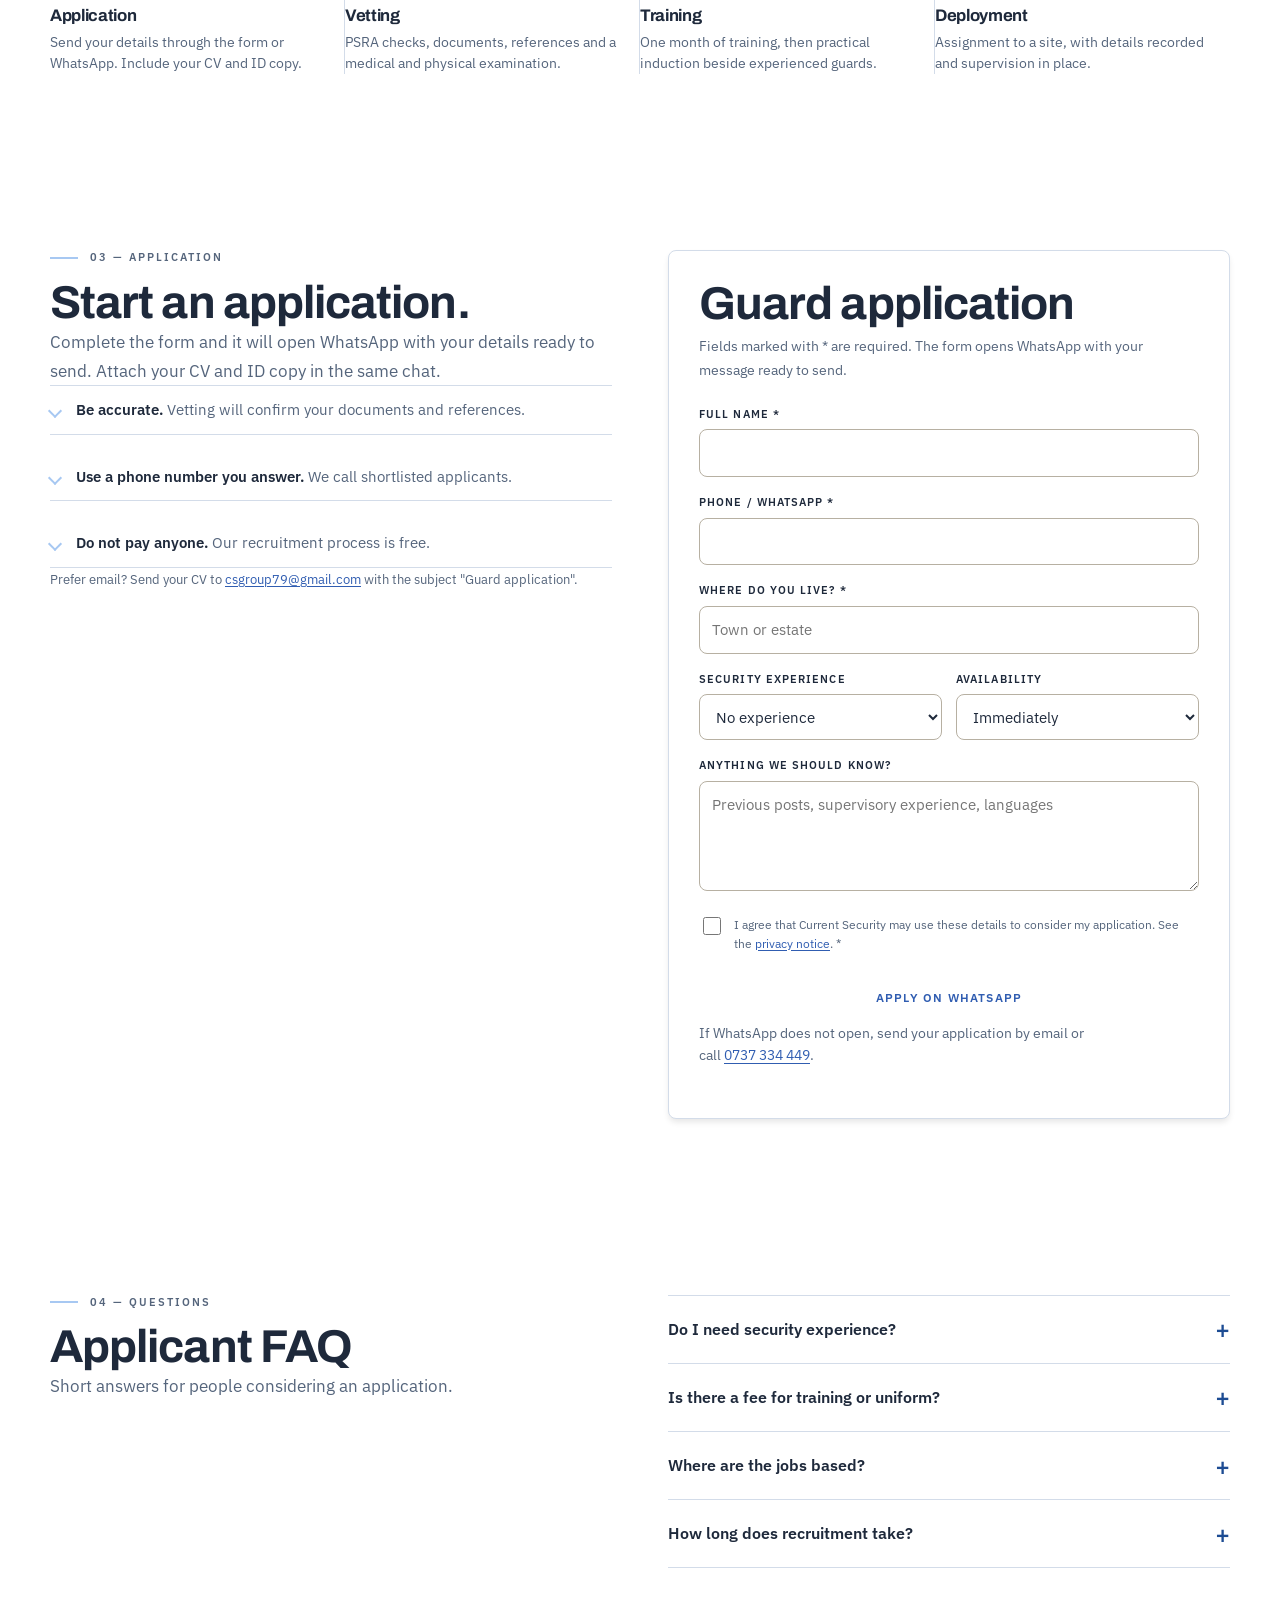
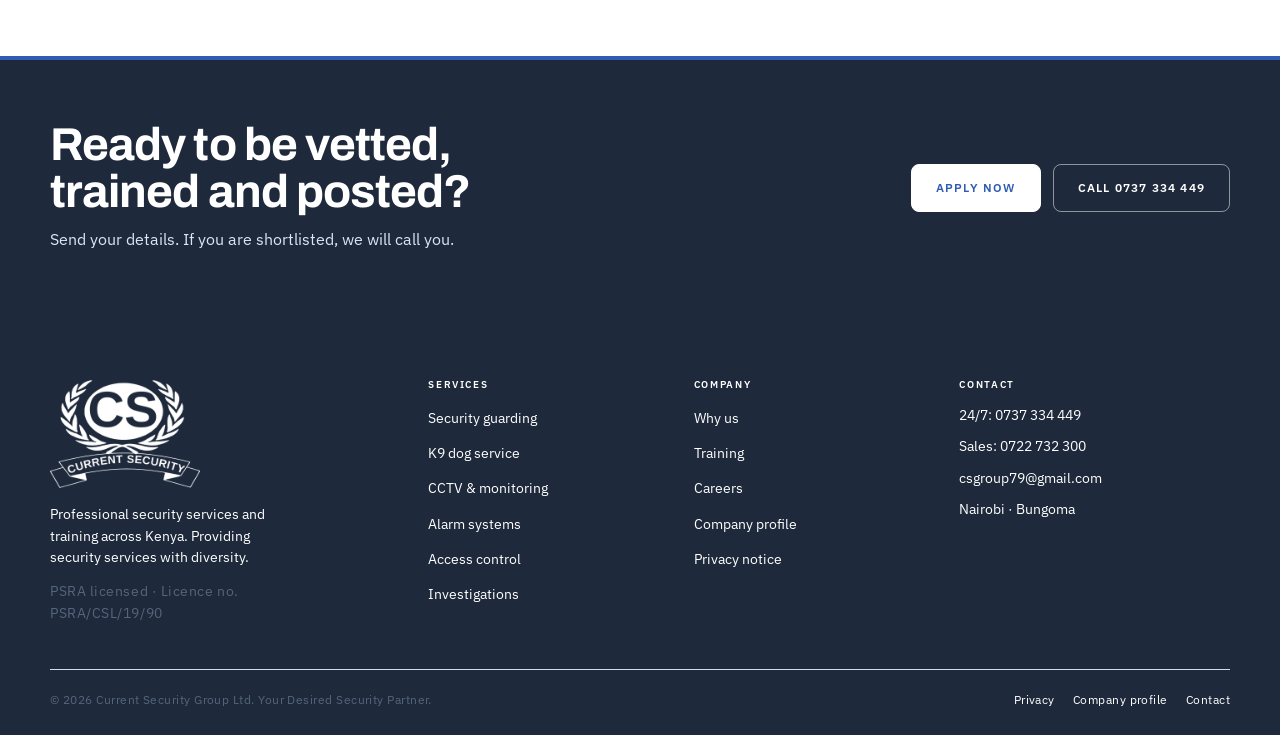
<file: careers.html>
<!DOCTYPE html>
<html lang="en-KE">
<head>
<meta charset="utf-8">
<meta name="viewport" content="width=device-width, initial-scale=1">
<title>Careers &amp; Guard Recruitment | Current Security Group Ltd</title>
<meta name="description" content="Apply to join Current Security Group Ltd as a security officer in Kenya. Vetting, training and deployment process. We never charge a recruitment fee.">
<meta name="theme-color" content="#305db1">
<meta property="og:type" content="website">
<meta property="og:site_name" content="Current Security Group Ltd">
<meta property="og:title" content="Careers &amp; Guard Recruitment | Current Security Group Ltd">
<meta property="og:description" content="Guard and supervisory roles in Nairobi and Bungoma. Vetting, training and deployment. No recruitment fees.">
<meta property="og:image" content="assets/img/og-image.jpg">
<meta property="og:image:width" content="1200">
<meta property="og:image:height" content="630">
<meta name="twitter:card" content="summary_large_image">
<link rel="icon" type="image/png" sizes="32x32" href="assets/img/favicon-32.png">
<link rel="apple-touch-icon" href="assets/img/apple-touch-icon.png">
<link rel="manifest" href="site.webmanifest">
<link rel="preload" href="assets/fonts/archivo-latin.woff2" as="font" type="font/woff2" crossorigin>
<script src="assets/js/theme.js"></script>
<link rel="stylesheet" href="assets/css/style.css">
<script src="assets/js/main.js" defer></script>
</head>
<body>
<a class="skip-link" href="#main">Skip to content</a>

<div class="utility">
  <div class="container utility__inner">
    <p class="utility__group utility__group--offices"><span class="utility__dot" aria-hidden="true"></span> 24/7 control room · Nairobi &amp; Bungoma</p>
    <div class="utility__group">
      <span class="text--urgency">Emergency</span>
      <a href="tel:+254737334449" class="text--urgency">0737&nbsp;334&nbsp;449</a>
      <span aria-hidden="true">/</span>
      <a href="contact.html">Contact</a>
    </div>
  </div>
</div>

<header class="site-header">
  <div class="container header__inner">
    <a class="brand" href="index.html">
      <img class="brand__mark" src="assets/img/logo-white.png" alt="" width="360" height="260">
      <span class="brand__text"><strong>CURRENT SECURITY</strong> <span>GROUP LIMITED</span></span>
    </a>
    <nav class="site-nav" aria-label="Main">
      <ul>
        <li><a href="index.html">Home</a></li>
        <li><a href="services.html">Services</a></li>
        <li><a href="why-us.html">Why us</a></li>
        <li><a href="training.html">Training</a></li>
        <li><a href="careers.html" aria-current="page">Careers</a></li>
        <li><a href="contact.html">Contact</a></li>
      </ul>
    </nav>
    <button class="theme-toggle" type="button" data-theme-toggle aria-label="Switch to dark theme">
      <svg class="theme-toggle__moon" viewBox="0 0 24 24" aria-hidden="true" focusable="false"><path d="M21 12.79A9 9 0 1 1 11.21 3 7 7 0 0 0 21 12.79Z"/></svg>
      <svg class="theme-toggle__sun" viewBox="0 0 24 24" aria-hidden="true" focusable="false"><circle cx="12" cy="12" r="4"/><path d="M12 2v2M12 20v2M4.93 4.93l1.42 1.42M17.66 17.66l1.41 1.41M2 12h2M20 12h2M4.93 19.07l1.42-1.42M17.66 6.34l1.41-1.41"/></svg>
    </button>
    <a class="btn btn--accent header__cta" href="contact.html">Get a quote</a>
    <details class="mobile-nav">
      <summary><span>Menu</span><span class="mobile-nav__icon" aria-hidden="true"><span></span><span></span><span></span></span></summary>
      <div class="mobile-nav__panel">
        <nav aria-label="Mobile">
          <ul>
            <li><a href="index.html">Home</a></li>
            <li><a href="services.html">Services</a></li>
            <li><a href="why-us.html">Why us</a></li>
            <li><a href="training.html">Training</a></li>
            <li><a href="careers.html" aria-current="page">Careers</a></li>
            <li><a href="contact.html">Contact</a></li>
          </ul>
        </nav>
        <div class="mobile-nav__foot">
          <a class="btn btn--accent" href="contact.html">Get a quote</a>
          <a class="mobile-nav__phone" href="tel:+254737334449">24/7:&nbsp;0737&nbsp;334&nbsp;449</a>
        </div>
      </div>
    </details>
  </div>
</header>

<main id="main">

  <div class="page-head">
    <div class="container">
      <nav class="breadcrumb" aria-label="Breadcrumb"><a href="index.html">Home</a><span>Careers</span></nav>
      <p class="eyebrow">Careers</p>
      <h1>Work with a firm that supervises its people.</h1>
      <p class="lede">We accept applications on an ongoing basis for guard and supervisory roles in Nairobi and Bungoma. If you are willing to be vetted, trained and held to a standard, start here.</p>
      <div class="actions">
        <a class="btn btn--accent" href="#apply">Apply now</a>
        <a class="btn btn--outline" href="#process">How recruitment works</a>
      </div>
    </div>
  </div>

  <section class="section">
    <div class="container split">
      <div>
        <p class="eyebrow">01 — What we look for</p>
        <h2>Judgement, not just presence.</h2>
        <p class="lede">A guard is trusted with property, keys, access and sometimes people. We look for people who can follow instructions, write a clear report and stay calm when the routine breaks.</p>
        <ul class="checklist stack">
          <li><strong>Vetting</strong> — you must meet the Private Security Regulatory Authority criteria.</li>
          <li><strong>Literacy</strong> — reading, writing and clear incident reporting.</li>
          <li><strong>Fitness</strong> — a physical and medical examination before deployment.</li>
          <li><strong>Training</strong> — one month of training plus practical induction alongside experienced guards.</li>
          <li><strong>Reliability</strong> — shifts are 12 hours and posts must be covered.</li>
        </ul>
      </div>
      <div class="stack">
        <div class="callout callout--warning">
          <h3>We never charge a recruitment fee.</h3>
          <p>Current Security Group Ltd does not ask applicants for money at any stage: not for application, vetting, training, uniform or deployment. If someone claiming to represent us asks for payment, stop and call <a href="tel:+254737334449">0737&nbsp;334&nbsp;449</a>.</p>
        </div>
        <div class="callout">
          <h3>What to prepare</h3>
          <p>A current CV, a copy of your ID, your phone number and any previous security or supervisory experience. You will be asked to provide original documents during vetting.</p>
        </div>
      </div>
    </div>
  </section>

  <section class="section section--white" id="process">
    <div class="container">
      <header class="section__head">
        <div>
          <p class="eyebrow">02 — Recruitment process</p>
          <h2>Four stages. No shortcuts.</h2>
        </div>
        <p class="lede">Every officer goes through the same process before they are posted. Training is not optional, and vetting is completed before deployment.</p>
      </header>
      <ol class="process process--four">
        <li><h3>Application</h3><p>Send your details through the form or WhatsApp. Include your CV and ID copy.</p></li>
        <li><h3>Vetting</h3><p>PSRA checks, documents, references and a medical and physical examination.</p></li>
        <li><h3>Training</h3><p>One month of training, then practical induction beside experienced guards.</p></li>
        <li><h3>Deployment</h3><p>Assignment to a site, with details recorded and supervision in place.</p></li>
      </ol>
    </div>
  </section>

  <section class="section" id="apply">
    <div class="container split">
      <div>
        <p class="eyebrow">03 — Application</p>
        <h2>Start an application.</h2>
        <p class="lede">Complete the form and it will open WhatsApp with your details ready to send. Attach your CV and ID copy in the same chat.</p>
        <ul class="checklist stack">
          <li><strong>Be accurate.</strong> Vetting will confirm your documents and references.</li>
          <li><strong>Use a phone number you answer.</strong> We call shortlisted applicants.</li>
          <li><strong>Do not pay anyone.</strong> Our recruitment process is free.</li>
        </ul>
        <p class="small">Prefer email? Send your CV to <a href="mailto:csgroup79@gmail.com">csgroup79@gmail.com</a> with the subject "Guard application".</p>
      </div>

      <form class="form-panel" data-wa-form data-form="career" data-subject="Guard application" action="mailto:csgroup79@gmail.com" method="post" enctype="text/plain">
        <h2>Guard application</h2>
        <p>Fields marked with * are required. The form opens WhatsApp with your message ready to send.</p>

        <div class="field">
          <label for="ca-name">Full name *</label>
          <input type="text" id="ca-name" name="name" autocomplete="name" required>
        </div>
        <div class="field">
          <label for="ca-phone">Phone / WhatsApp *</label>
          <input id="ca-phone" name="phone" type="tel" inputmode="tel" autocomplete="tel" required>
        </div>
        <div class="field">
          <label for="ca-where">Where do you live? *</label>
          <input type="text" id="ca-where" name="where" autocomplete="address-level2" placeholder="Town or estate" required>
        </div>
        <div class="field-row">
          <div class="field">
            <label for="ca-experience">Security experience</label>
            <select id="ca-experience" name="experience">
              <option value="" selected>No experience</option>
              <option>Under 1 year</option>
              <option>1–2 years</option>
              <option>3–5 years</option>
              <option>Over 5 years</option>
            </select>
          </div>
          <div class="field">
            <label for="ca-availability">Availability</label>
            <select id="ca-availability" name="availability">
              <option value="" selected>Immediately</option>
              <option>Within 2 weeks</option>
              <option>Within 1 month</option>
              <option>Not sure</option>
            </select>
          </div>
        </div>
        <div class="field">
          <label for="ca-details">Anything we should know?</label>
          <textarea id="ca-details" name="details" rows="3" placeholder="Previous posts, supervisory experience, languages"></textarea>
        </div>

        <div class="hp" aria-hidden="true">
          <label for="ca-company">Company website</label>
          <input type="text" id="ca-company" name="company_website" tabindex="-1" autocomplete="off">
        </div>

        <div class="field field--check">
          <input id="ca-consent" name="consent" type="checkbox" required>
          <label for="ca-consent">I agree that Current Security may use these details to consider my application. See the <a href="privacy.html">privacy notice</a>. *</label>
        </div>

        <button class="btn btn--accent" type="submit">Apply on WhatsApp</button>
        <p class="form-status" role="status" aria-live="polite"></p>
        <p class="form-note">If WhatsApp does not open, send your application by email or call <a href="tel:+254737334449">0737&nbsp;334&nbsp;449</a>.</p>
      </form>
    </div>
  </section>

  <section class="section section--white">
    <div class="container split">
      <div>
        <p class="eyebrow">04 — Questions</p>
        <h2>Applicant FAQ</h2>
        <p class="lede">Short answers for people considering an application.</p>
      </div>
      <div class="faq">
        <details>
          <summary>Do I need security experience?</summary>
          <p>Not necessarily. We train new officers. Experience helps, but reliability, literacy and the ability to follow instructions matter more.</p>
        </details>
        <details>
          <summary>Is there a fee for training or uniform?</summary>
          <p>No. Current Security Group Ltd does not charge applicants for application, vetting, training, uniform or deployment. If anyone asks you for payment, call the hotline.</p>
        </details>
        <details>
          <summary>Where are the jobs based?</summary>
          <p>Our offices are in Nairobi and Sirisia, Bungoma. Deployment depends on client sites and the needs of the operation.</p>
        </details>
        <details>
          <summary>How long does recruitment take?</summary>
          <p>It depends on vetting and training schedules. We call shortlisted applicants with the next step.</p>
        </details>
      </div>
    </div>
  </section>

  <section class="cta">
    <div class="container cta__inner">
      <div>
        <h2>Ready to be vetted, trained and posted?</h2>
        <p>Send your details. If you are shortlisted, we will call you.</p>
      </div>
      <div class="cta__actions">
        <a class="btn btn--accent" href="#apply">Apply now</a>
        <a class="btn btn--outline-light" href="tel:+254737334449">Call&nbsp;0737&nbsp;334&nbsp;449</a>
      </div>
    </div>
  </section>

</main>

<footer class="site-footer">
  <div class="container">
    <div class="footer__grid">
      <div class="footer__brand">
        <img src="assets/img/logo-white.png" alt="Current Security Group Ltd" width="360" height="260">
        <p>Professional security services and training across Kenya. Providing security services with diversity.</p>
        <p class="footer__brand-note">PSRA licensed · Licence no. PSRA/CSL/19/90</p>
      </div>
      <div class="footer__col">
        <h2>Services</h2>
        <ul>
          <li><a href="services.html#guarding">Security guarding</a></li>
          <li><a href="services.html#k9">K9 dog service</a></li>
          <li><a href="services.html#cctv">CCTV &amp; monitoring</a></li>
          <li><a href="services.html#alarms">Alarm systems</a></li>
          <li><a href="services.html#access">Access control</a></li>
          <li><a href="services.html#investigations">Investigations</a></li>
        </ul>
      </div>
      <div class="footer__col">
        <h2>Company</h2>
        <ul>
          <li><a href="why-us.html">Why us</a></li>
          <li><a href="training.html">Training</a></li>
          <li><a href="careers.html">Careers</a></li>
          <li><a href="profile.html">Company profile</a></li>
          <li><a href="privacy.html">Privacy notice</a></li>
        </ul>
      </div>
      <div class="footer__col footer__contact">
        <h2>Contact</h2>
        <p><a href="tel:+254737334449">24/7:&nbsp;0737&nbsp;334&nbsp;449</a></p>
        <p><a href="tel:+254722732300">Sales:&nbsp;0722&nbsp;732&nbsp;300</a></p>
        <p><a href="mailto:csgroup79@gmail.com">csgroup79@gmail.com</a></p>
        <p>Nairobi · Bungoma</p>
      </div>
    </div>
    <div class="footer__bottom">
      <p>© <span data-year>2026</span> Current Security Group Ltd. Your Desired Security Partner.</p>
      <div class="footer__legal">
        <a href="privacy.html">Privacy</a>
        <a href="profile.html">Company profile</a>
        <a href="contact.html">Contact</a>
      </div>
    </div>
  </div>
</footer>

<div class="mobile-actions no-print">
  <a href="tel:+254737334449">
    <svg viewBox="0 0 24 24" aria-hidden="true" focusable="false"><path d="M6.6 3.5 9 3l1.6 4.2-2 1.4a12.4 12.4 0 0 0 6.8 6.8l1.4-2L21 15l-.5 2.4a2 2 0 0 1-2.2 1.5C10.4 18.2 5.8 13.6 5.1 5.7A2 2 0 0 1 6.6 3.5Z"/></svg>
    Call&nbsp;24/7
  </a>
  <a href="https://wa.me/254737334449" target="_blank" rel="noopener noreferrer">
    <svg viewBox="0 0 24 24" aria-hidden="true" focusable="false"><path d="M21 11.5a8.4 8.4 0 0 1-12.4 7.4L4 20l1.1-4.5A8.4 8.4 0 1 1 21 11.5Z"/><path d="M9 8.6c.2-.4.4-.4.7-.4h.5c.2 0 .4 0 .6.5l.7 1.6c.1.3 0 .5-.1.7l-.4.5c-.1.2-.2.3 0 .6a6 6 0 0 0 2.7 2.3c.3.1.5.1.6-.1l.6-.7c.2-.2.4-.2.6-.1l1.5.7c.3.1.4.2.4.4a2.2 2.2 0 0 1-1.7 2.1c-.8.2-1.8 0-3.3-.7a9.2 9.2 0 0 1-4.4-4.3c-.6-1.2-.9-2.2-.8-3 .1-.5.4-.9.7-1.1Z"/></svg>
    WhatsApp
  </a>
  <a href="contact.html">
    <svg viewBox="0 0 24 24" aria-hidden="true" focusable="false"><path d="M4 4h16v16H4z"/><path d="m4 7 8 6 8-6"/></svg>
    Quote
  </a>
</div>

</body>
</html>
</file>
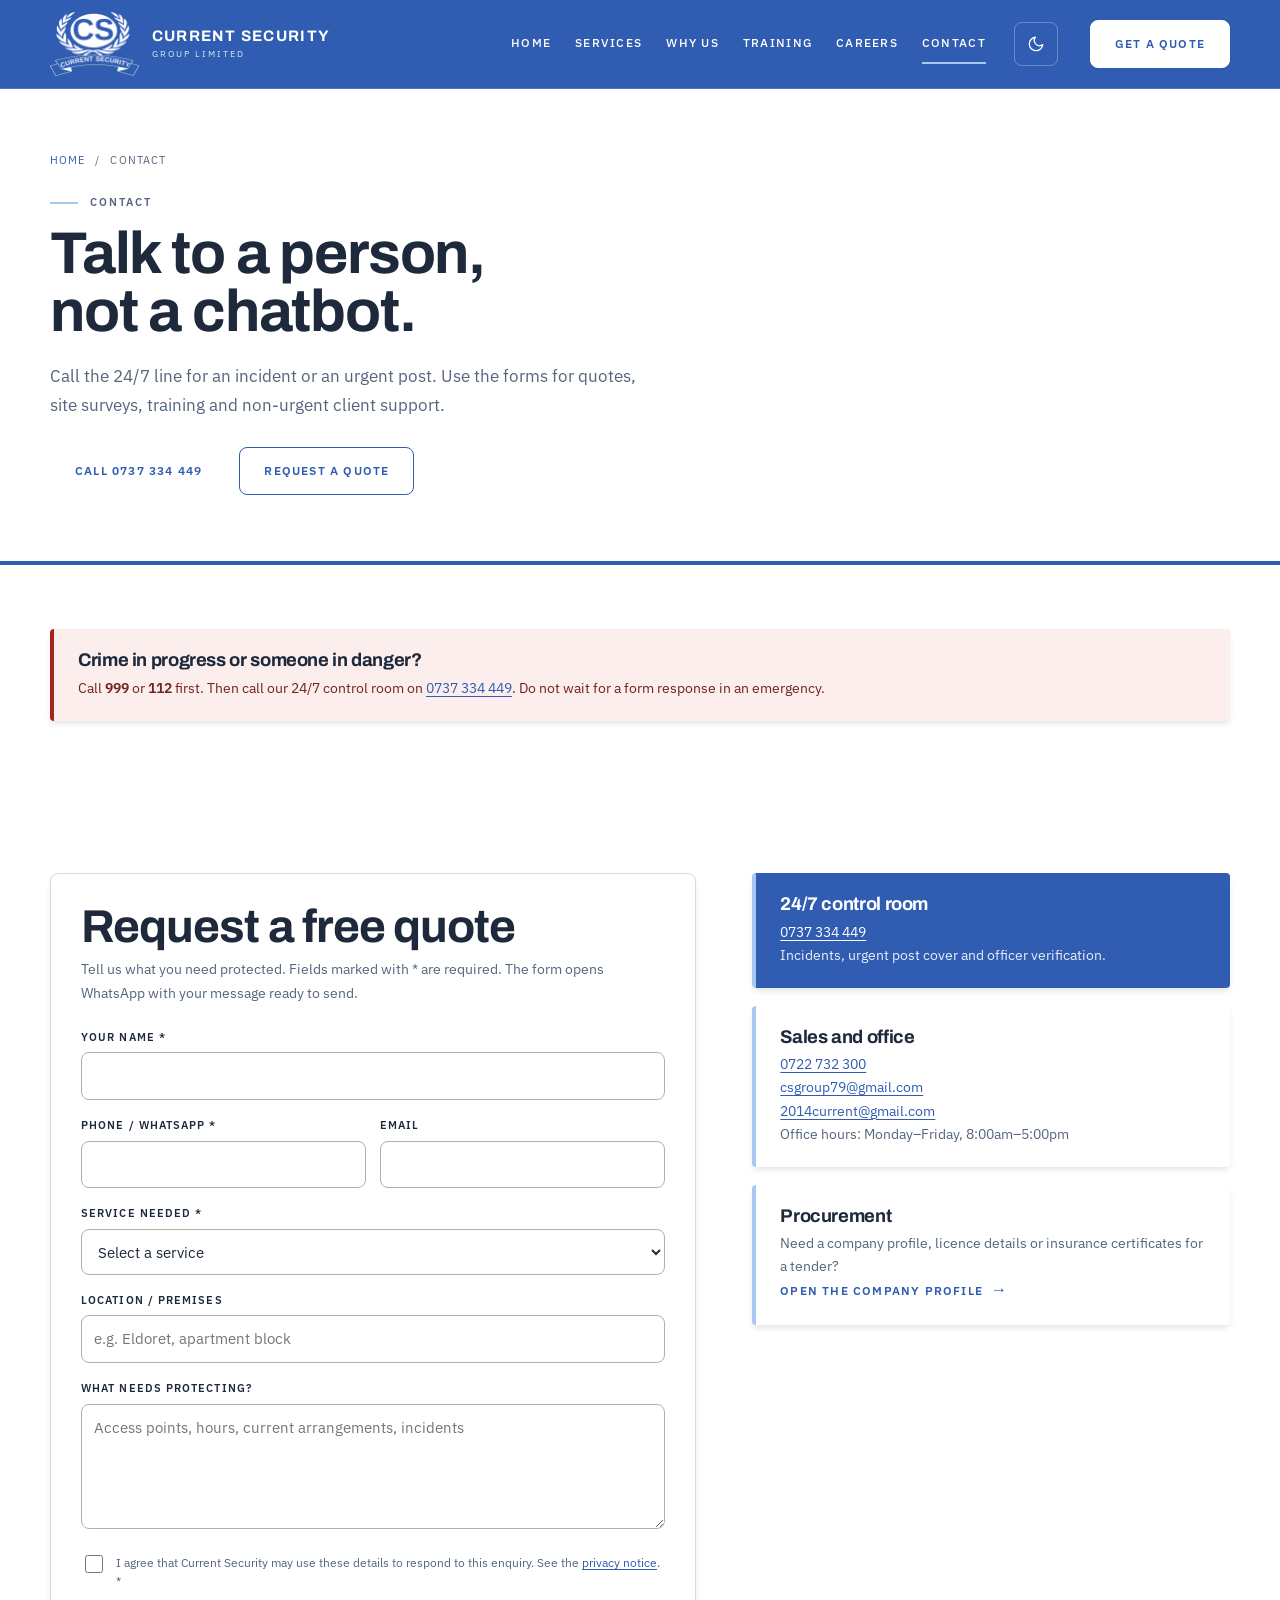
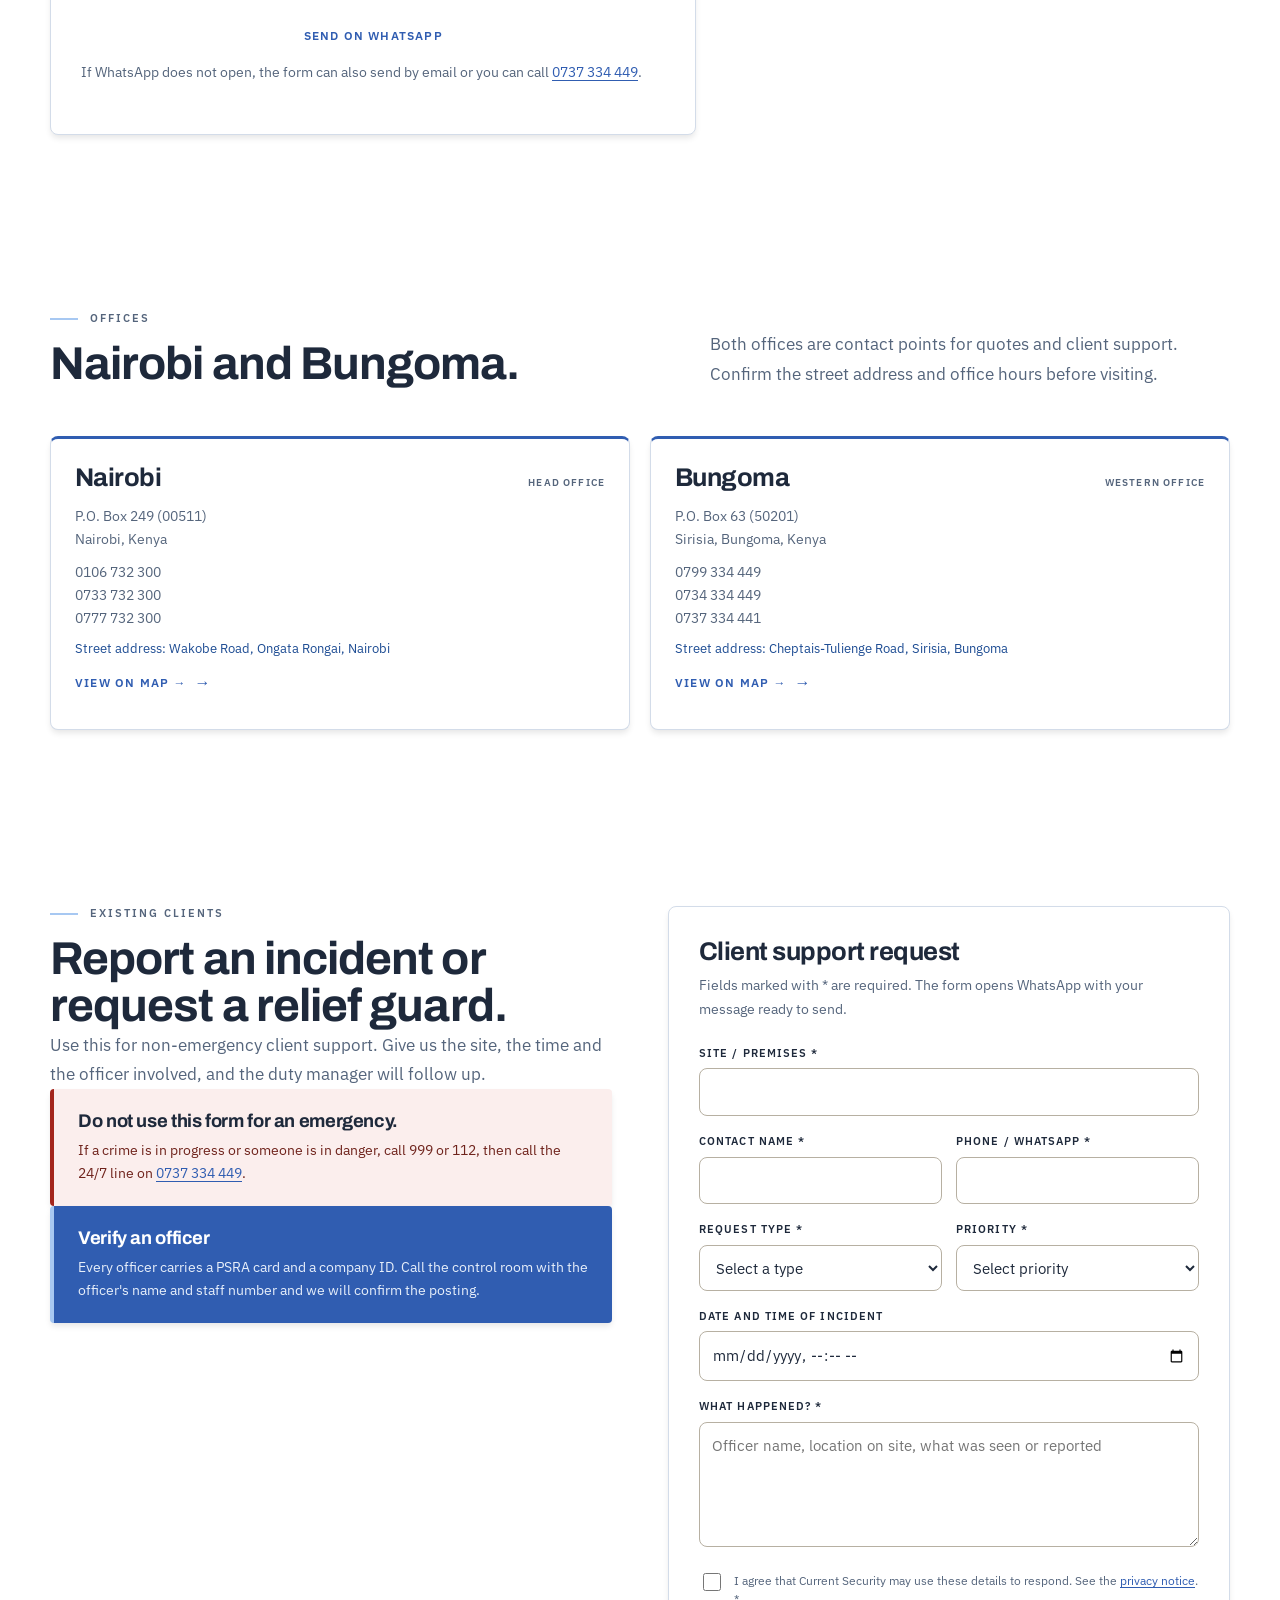
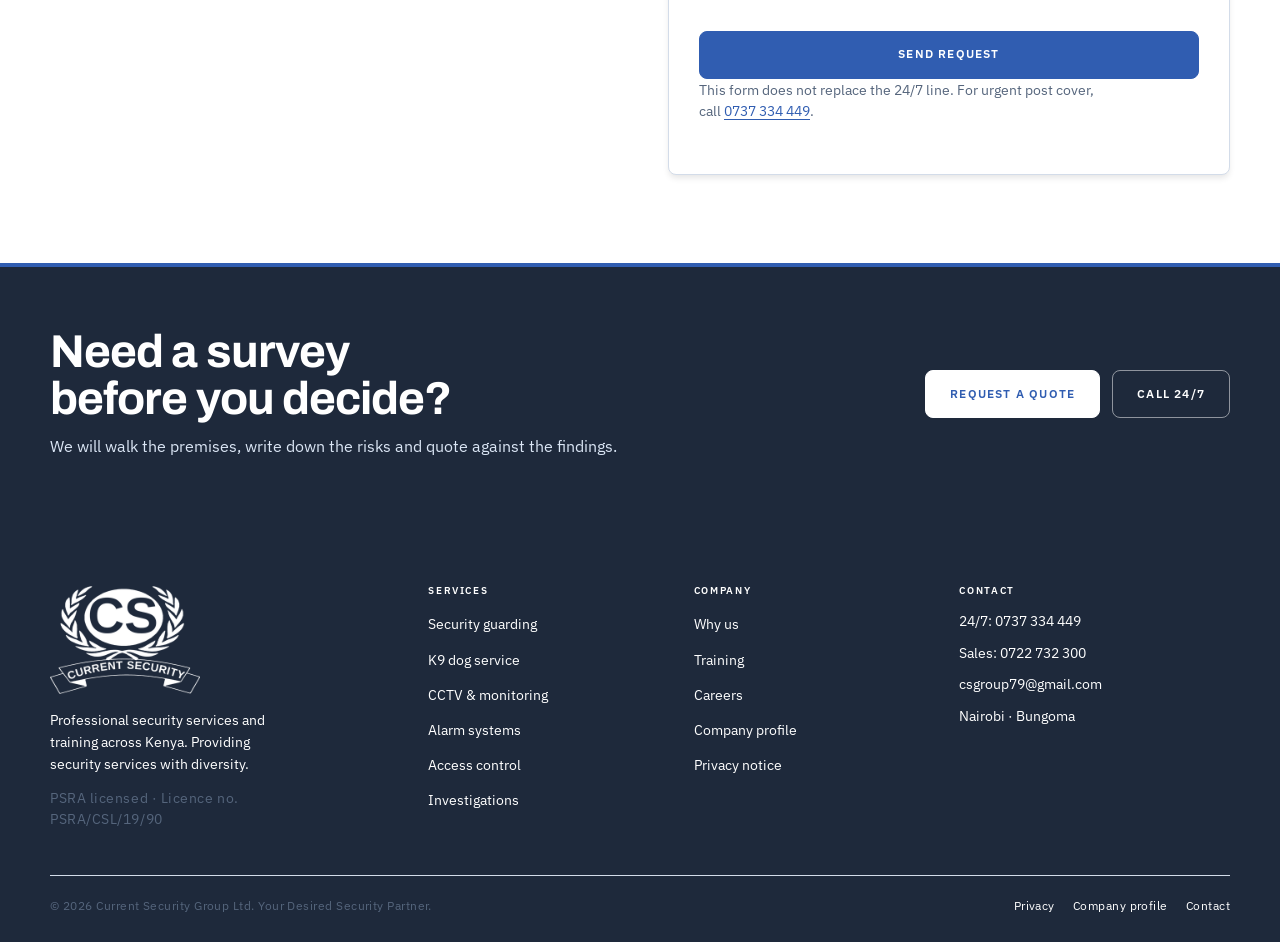
<file: contact.html>
<!DOCTYPE html>
<html lang="en-KE">
<head>
<meta charset="utf-8">
<meta name="viewport" content="width=device-width, initial-scale=1">
<title>Contact Current Security Group Ltd | Nairobi &amp; Bungoma</title>
<meta name="description" content="Contact Current Security Group Ltd. 24/7 hotline 0737 334 449. Offices in Nairobi and Sirisia, Bungoma. Request a quote, report an incident or verify an officer.">
<meta name="theme-color" content="#305db1">
<meta property="og:type" content="website">
<meta property="og:site_name" content="Current Security Group Ltd">
<meta property="og:title" content="Contact Current Security Group Ltd">
<meta property="og:description" content="24/7 hotline, Nairobi and Bungoma offices, quote requests, incident reports and officer verification.">
<meta property="og:image" content="assets/img/og-image.jpg">
<meta property="og:image:width" content="1200">
<meta property="og:image:height" content="630">
<meta name="twitter:card" content="summary_large_image">
<link rel="icon" type="image/png" sizes="32x32" href="assets/img/favicon-32.png">
<link rel="apple-touch-icon" href="assets/img/apple-touch-icon.png">
<link rel="manifest" href="site.webmanifest">
<link rel="preload" href="assets/fonts/archivo-latin.woff2" as="font" type="font/woff2" crossorigin>
<script src="assets/js/theme.js"></script>
<link rel="stylesheet" href="assets/css/style.css">
<script src="assets/js/main.js" defer></script>
</head>
<body>
<a class="skip-link" href="#main">Skip to content</a>

<div class="utility">
  <div class="container utility__inner">
    <p class="utility__group utility__group--offices"><span class="utility__dot" aria-hidden="true"></span> 24/7 control room · Nairobi &amp; Bungoma</p>
    <div class="utility__group">
      <span class="text--urgency">Emergency</span>
      <a href="tel:+254737334449" class="text--urgency">0737&nbsp;334&nbsp;449</a>
      <span aria-hidden="true">/</span>
      <a href="contact.html">Contact</a>
    </div>
  </div>
</div>

<header class="site-header">
  <div class="container header__inner">
    <a class="brand" href="index.html">
      <img class="brand__mark" src="assets/img/logo-white.png" alt="" width="360" height="260">
      <span class="brand__text"><strong>CURRENT SECURITY</strong> <span>GROUP LIMITED</span></span>
    </a>
    <nav class="site-nav" aria-label="Main">
      <ul>
        <li><a href="index.html">Home</a></li>
        <li><a href="services.html">Services</a></li>
        <li><a href="why-us.html">Why us</a></li>
        <li><a href="training.html">Training</a></li>
        <li><a href="careers.html">Careers</a></li>
        <li><a href="contact.html" aria-current="page">Contact</a></li>
      </ul>
    </nav>
    <button class="theme-toggle" type="button" data-theme-toggle aria-label="Switch to dark theme">
      <svg class="theme-toggle__moon" viewBox="0 0 24 24" aria-hidden="true" focusable="false"><path d="M21 12.79A9 9 0 1 1 11.21 3 7 7 0 0 0 21 12.79Z"/></svg>
      <svg class="theme-toggle__sun" viewBox="0 0 24 24" aria-hidden="true" focusable="false"><circle cx="12" cy="12" r="4"/><path d="M12 2v2M12 20v2M4.93 4.93l1.42 1.42M17.66 17.66l1.41 1.41M2 12h2M20 12h2M4.93 19.07l1.42-1.42M17.66 6.34l1.41-1.41"/></svg>
    </button>
    <a class="btn btn--accent header__cta" href="#quote">Get a quote</a>
    <details class="mobile-nav">
      <summary><span>Menu</span><span class="mobile-nav__icon" aria-hidden="true"><span></span><span></span><span></span></span></summary>
      <div class="mobile-nav__panel">
        <nav aria-label="Mobile">
          <ul>
            <li><a href="index.html">Home</a></li>
            <li><a href="services.html">Services</a></li>
            <li><a href="why-us.html">Why us</a></li>
            <li><a href="training.html">Training</a></li>
            <li><a href="careers.html">Careers</a></li>
            <li><a href="contact.html" aria-current="page">Contact</a></li>
          </ul>
        </nav>
        <div class="mobile-nav__foot">
          <a class="btn btn--accent" href="#quote">Get a quote</a>
          <a class="mobile-nav__phone" href="tel:+254737334449">24/7:&nbsp;0737&nbsp;334&nbsp;449</a>
        </div>
      </div>
    </details>
  </div>
</header>

<main id="main">

  <div class="page-head">
    <div class="container">
      <nav class="breadcrumb" aria-label="Breadcrumb"><a href="index.html">Home</a><span>Contact</span></nav>
      <p class="eyebrow">Contact</p>
      <h1>Talk to a person, not a chatbot.</h1>
      <p class="lede">Call the 24/7 line for an incident or an urgent post. Use the forms for quotes, site surveys, training and non-urgent client support.</p>
      <div class="actions">
        <a class="btn btn--accent" href="tel:+254737334449">Call&nbsp;0737&nbsp;334&nbsp;449</a>
        <a class="btn btn--outline" href="#quote">Request a quote</a>
      </div>
    </div>
  </div>

  <section class="section section--tight">
    <div class="container">
      <div class="callout callout--warning">
        <h2>Crime in progress or someone in danger?</h2>
        <p>Call <strong>999</strong> or <strong>112</strong> first. Then call our 24/7 control room on <a href="tel:+254737334449">0737&nbsp;334&nbsp;449</a>. Do not wait for a form response in an emergency.</p>
      </div>
    </div>
  </section>

  <section class="section section--tight" id="quote">
    <div class="container split split--wide">
      <form class="form-panel" data-wa-form data-form="quote" data-subject="Quote request" action="mailto:csgroup79@gmail.com" method="post" enctype="text/plain">
        <h2>Request a free quote</h2>
        <p>Tell us what you need protected. Fields marked with * are required. The form opens WhatsApp with your message ready to send.</p>
        <p class="form-note" data-service-note hidden></p>

        <div class="field">
          <label for="q-name">Your name *</label>
          <input type="text" id="q-name" name="name" autocomplete="name" required>
        </div>
        <div class="field-row">
          <div class="field">
            <label for="q-phone">Phone / WhatsApp *</label>
            <input id="q-phone" name="phone" type="tel" inputmode="tel" autocomplete="tel" required>
          </div>
          <div class="field">
            <label for="q-email">Email</label>
            <input id="q-email" name="email" type="email" inputmode="email" autocomplete="email">
          </div>
        </div>
        <div class="field">
          <label for="q-service">Service needed *</label>
          <select id="q-service" name="service" data-service-select required>
            <option value="" disabled selected>Select a service</option>
            <option value="guarding">Security guarding</option>
            <option value="k9">K9 dog service</option>
            <option value="cctv">CCTV &amp; monitoring</option>
            <option value="alarms">Alarm systems</option>
            <option value="access">Access control</option>
            <option value="investigations">Private investigations</option>
            <option value="consultancy">Security consultancy</option>
            <option value="crowd">Crowd control</option>
            <option value="training">Security training</option>
            <option value="other">Something else</option>
          </select>
        </div>
        <div class="field">
          <label for="q-where">Location / premises</label>
          <input type="text" id="q-where" name="where" placeholder="e.g. Eldoret, apartment block">
        </div>
        <div class="field">
          <label for="q-details">What needs protecting?</label>
          <textarea id="q-details" name="details" rows="4" placeholder="Access points, hours, current arrangements, incidents"></textarea>
        </div>

        <div class="hp" aria-hidden="true">
          <label for="q-company">Company website</label>
          <input type="text" id="q-company" name="company_website" tabindex="-1" autocomplete="off">
        </div>

        <div class="field field--check">
          <input id="q-consent" name="consent" type="checkbox" required>
          <label for="q-consent">I agree that Current Security may use these details to respond to this enquiry. See the <a href="privacy.html">privacy notice</a>. *</label>
        </div>

        <button class="btn btn--accent" type="submit">Send on WhatsApp</button>
        <p class="form-status" role="status" aria-live="polite"></p>
        <p class="form-note">If WhatsApp does not open, the form can also send by email or you can call <a href="tel:+254737334449">0737&nbsp;334&nbsp;449</a>.</p>
      </form>

      <aside class="stack" aria-label="Contact details">
        <div class="callout callout--navy">
          <h2>24/7 control room</h2>
          <p><a href="tel:+254737334449">0737&nbsp;334&nbsp;449</a></p>
          <p>Incidents, urgent post cover and officer verification.</p>
        </div>
        <div class="callout">
          <h2>Sales and office</h2>
          <p><a href="tel:+254722732300">0722&nbsp;732&nbsp;300</a><br>
          <a href="mailto:csgroup79@gmail.com">csgroup79@gmail.com</a><br>
          <a href="mailto:2014current@gmail.com">2014current@gmail.com</a></p>
          <p>Office hours: Monday–Friday, 8:00am–5:00pm</p>
        </div>
        <div class="callout">
          <h2>Procurement</h2>
          <p>Need a company profile, licence details or insurance certificates for a tender?</p>
          <p><a class="link-arrow" href="profile.html">Open the company profile</a></p>
        </div>
      </aside>
    </div>
  </section>

  <section class="section section--white">
    <div class="container">
      <header class="section__head">
        <div>
          <p class="eyebrow">Offices</p>
          <h2>Nairobi and Bungoma.</h2>
        </div>
        <p class="lede">Both offices are contact points for quotes and client support. Confirm the street address and office hours before visiting.</p>
      </header>
      <div class="office-grid">
        <article class="office-card">
          <h3>Nairobi <span>Head office</span></h3>
          <p>P.O. Box 249 (00511)<br>Nairobi, Kenya</p>
          <p>0106&nbsp;732&nbsp;300<br>0733&nbsp;732&nbsp;300<br>0777&nbsp;732&nbsp;300</p>
          <p class="office-card__note">Street address: Wakobe Road, Ongata Rongai, Nairobi</p>
          <p><a class="link-arrow" href="https://maps.app.goo.gl/vXQBxmndhr3WJSbQ9" target="_blank" rel="noopener noreferrer">View on map →</a></p>
        </article>
        <article class="office-card">
          <h3>Bungoma <span>Western office</span></h3>
          <p>P.O. Box 63 (50201)<br>Sirisia, Bungoma, Kenya</p>
          <p>0799&nbsp;334&nbsp;449<br>0734&nbsp;334&nbsp;449<br>0737&nbsp;334&nbsp;441</p>
          <p class="office-card__note">Street address: Cheptais-Tulienge Road, Sirisia, Bungoma</p>
          <p><a class="link-arrow" href="https://maps.app.goo.gl/XHxcjgYkjACR8w7t9" target="_blank" rel="noopener noreferrer">View on map →</a></p>
        </article>
      </div>
    </div>
  </section>

  <section class="section" id="support">
    <div class="container split">
      <div>
        <p class="eyebrow">Existing clients</p>
        <h2>Report an incident or request a relief guard.</h2>
        <p class="lede">Use this for non-emergency client support. Give us the site, the time and the officer involved, and the duty manager will follow up.</p>
        <div class="callout callout--warning">
          <h3>Do not use this form for an emergency.</h3>
          <p>If a crime is in progress or someone is in danger, call 999 or 112, then call the 24/7 line on <a href="tel:+254737334449">0737&nbsp;334&nbsp;449</a>.</p>
        </div>
        <div class="callout callout--navy">
          <h3>Verify an officer</h3>
          <p>Every officer carries a PSRA card and a company ID. Call the control room with the officer's name and staff number and we will confirm the posting.</p>
        </div>
      </div>

      <form class="form-panel" data-wa-form data-form="incident" data-subject="Client support request" action="mailto:csgroup79@gmail.com" method="post" enctype="text/plain">
        <h3>Client support request</h3>
        <p>Fields marked with * are required. The form opens WhatsApp with your message ready to send.</p>

        <div class="field">
          <label for="i-site">Site / premises *</label>
          <input type="text" id="i-site" name="site" required>
        </div>
        <div class="field-row">
          <div class="field">
            <label for="i-name">Contact name *</label>
            <input type="text" id="i-name" name="name" autocomplete="name" required>
          </div>
          <div class="field">
            <label for="i-phone">Phone / WhatsApp *</label>
            <input id="i-phone" name="phone" type="tel" inputmode="tel" autocomplete="tel" required>
          </div>
        </div>
        <div class="field-row">
          <div class="field">
            <label for="i-type">Request type *</label>
            <select id="i-type" name="type" required>
              <option value="" disabled selected>Select a type</option>
              <option>Incident report</option>
              <option>Relief guard / post cover</option>
              <option>Supervisor follow-up</option>
              <option>Other client support</option>
            </select>
          </div>
          <div class="field">
            <label for="i-priority">Priority *</label>
            <select id="i-priority" name="priority" required>
              <option value="" disabled selected>Select priority</option>
              <option>Routine</option>
              <option>Urgent</option>
              <option>Emergency — I am also calling the hotline</option>
            </select>
          </div>
        </div>
        <div class="field">
          <label for="i-when">Date and time of incident</label>
          <input id="i-when" name="when" type="datetime-local">
        </div>
        <div class="field">
          <label for="i-details">What happened? *</label>
          <textarea id="i-details" name="details" rows="4" required placeholder="Officer name, location on site, what was seen or reported"></textarea>
        </div>

        <div class="hp" aria-hidden="true">
          <label for="i-company">Company website</label>
          <input type="text" id="i-company" name="company_website" tabindex="-1" autocomplete="off">
        </div>

        <div class="field field--check">
          <input id="i-consent" name="consent" type="checkbox" required>
          <label for="i-consent">I agree that Current Security may use these details to respond. See the <a href="privacy.html">privacy notice</a>. *</label>
        </div>

        <button class="btn btn--navy" type="submit">Send request</button>
        <p class="form-status" role="status" aria-live="polite"></p>
        <p class="form-note">This form does not replace the 24/7 line. For urgent post cover, call <a href="tel:+254737334449">0737&nbsp;334&nbsp;449</a>.</p>
      </form>
    </div>
  </section>

  <section class="cta">
    <div class="container cta__inner">
      <div>
        <h2>Need a survey before you decide?</h2>
        <p>We will walk the premises, write down the risks and quote against the findings.</p>
      </div>
      <div class="cta__actions">
        <a class="btn btn--accent" href="#quote">Request a quote</a>
        <a class="btn btn--outline-light" href="tel:+254737334449">Call&nbsp;24/7</a>
      </div>
    </div>
  </section>

</main>

<footer class="site-footer">
  <div class="container">
    <div class="footer__grid">
      <div class="footer__brand">
        <img src="assets/img/logo-white.png" alt="Current Security Group Ltd" width="360" height="260">
        <p>Professional security services and training across Kenya. Providing security services with diversity.</p>
        <p class="footer__brand-note">PSRA licensed · Licence no. PSRA/CSL/19/90</p>
      </div>
      <div class="footer__col">
        <h2>Services</h2>
        <ul>
          <li><a href="services.html#guarding">Security guarding</a></li>
          <li><a href="services.html#k9">K9 dog service</a></li>
          <li><a href="services.html#cctv">CCTV &amp; monitoring</a></li>
          <li><a href="services.html#alarms">Alarm systems</a></li>
          <li><a href="services.html#access">Access control</a></li>
          <li><a href="services.html#investigations">Investigations</a></li>
        </ul>
      </div>
      <div class="footer__col">
        <h2>Company</h2>
        <ul>
          <li><a href="why-us.html">Why us</a></li>
          <li><a href="training.html">Training</a></li>
          <li><a href="careers.html">Careers</a></li>
          <li><a href="profile.html">Company profile</a></li>
          <li><a href="privacy.html">Privacy notice</a></li>
        </ul>
      </div>
      <div class="footer__col footer__contact">
        <h2>Contact</h2>
        <p><a href="tel:+254737334449">24/7:&nbsp;0737&nbsp;334&nbsp;449</a></p>
        <p><a href="tel:+254722732300">Sales:&nbsp;0722&nbsp;732&nbsp;300</a></p>
        <p><a href="mailto:csgroup79@gmail.com">csgroup79@gmail.com</a></p>
        <p>Nairobi · Bungoma</p>
      </div>
    </div>
    <div class="footer__bottom">
      <p>© <span data-year>2026</span> Current Security Group Ltd. Your Desired Security Partner.</p>
      <div class="footer__legal">
        <a href="privacy.html">Privacy</a>
        <a href="profile.html">Company profile</a>
        <a href="contact.html">Contact</a>
      </div>
    </div>
  </div>
</footer>

<div class="mobile-actions no-print">
  <a href="tel:+254737334449">
    <svg viewBox="0 0 24 24" aria-hidden="true" focusable="false"><path d="M6.6 3.5 9 3l1.6 4.2-2 1.4a12.4 12.4 0 0 0 6.8 6.8l1.4-2L21 15l-.5 2.4a2 2 0 0 1-2.2 1.5C10.4 18.2 5.8 13.6 5.1 5.7A2 2 0 0 1 6.6 3.5Z"/></svg>
    Call&nbsp;24/7
  </a>
  <a href="https://wa.me/254737334449" target="_blank" rel="noopener noreferrer">
    <svg viewBox="0 0 24 24" aria-hidden="true" focusable="false"><path d="M21 11.5a8.4 8.4 0 0 1-12.4 7.4L4 20l1.1-4.5A8.4 8.4 0 1 1 21 11.5Z"/><path d="M9 8.6c.2-.4.4-.4.7-.4h.5c.2 0 .4 0 .6.5l.7 1.6c.1.3 0 .5-.1.7l-.4.5c-.1.2-.2.3 0 .6a6 6 0 0 0 2.7 2.3c.3.1.5.1.6-.1l.6-.7c.2-.2.4-.2.6-.1l1.5.7c.3.1.4.2.4.4a2.2 2.2 0 0 1-1.7 2.1c-.8.2-1.8 0-3.3-.7a9.2 9.2 0 0 1-4.4-4.3c-.6-1.2-.9-2.2-.8-3 .1-.5.4-.9.7-1.1Z"/></svg>
    WhatsApp
  </a>
  <a href="#quote">
    <svg viewBox="0 0 24 24" aria-hidden="true" focusable="false"><path d="M4 4h16v16H4z"/><path d="m4 7 8 6 8-6"/></svg>
    Quote
  </a>
</div>

</body>
</html>
</file>
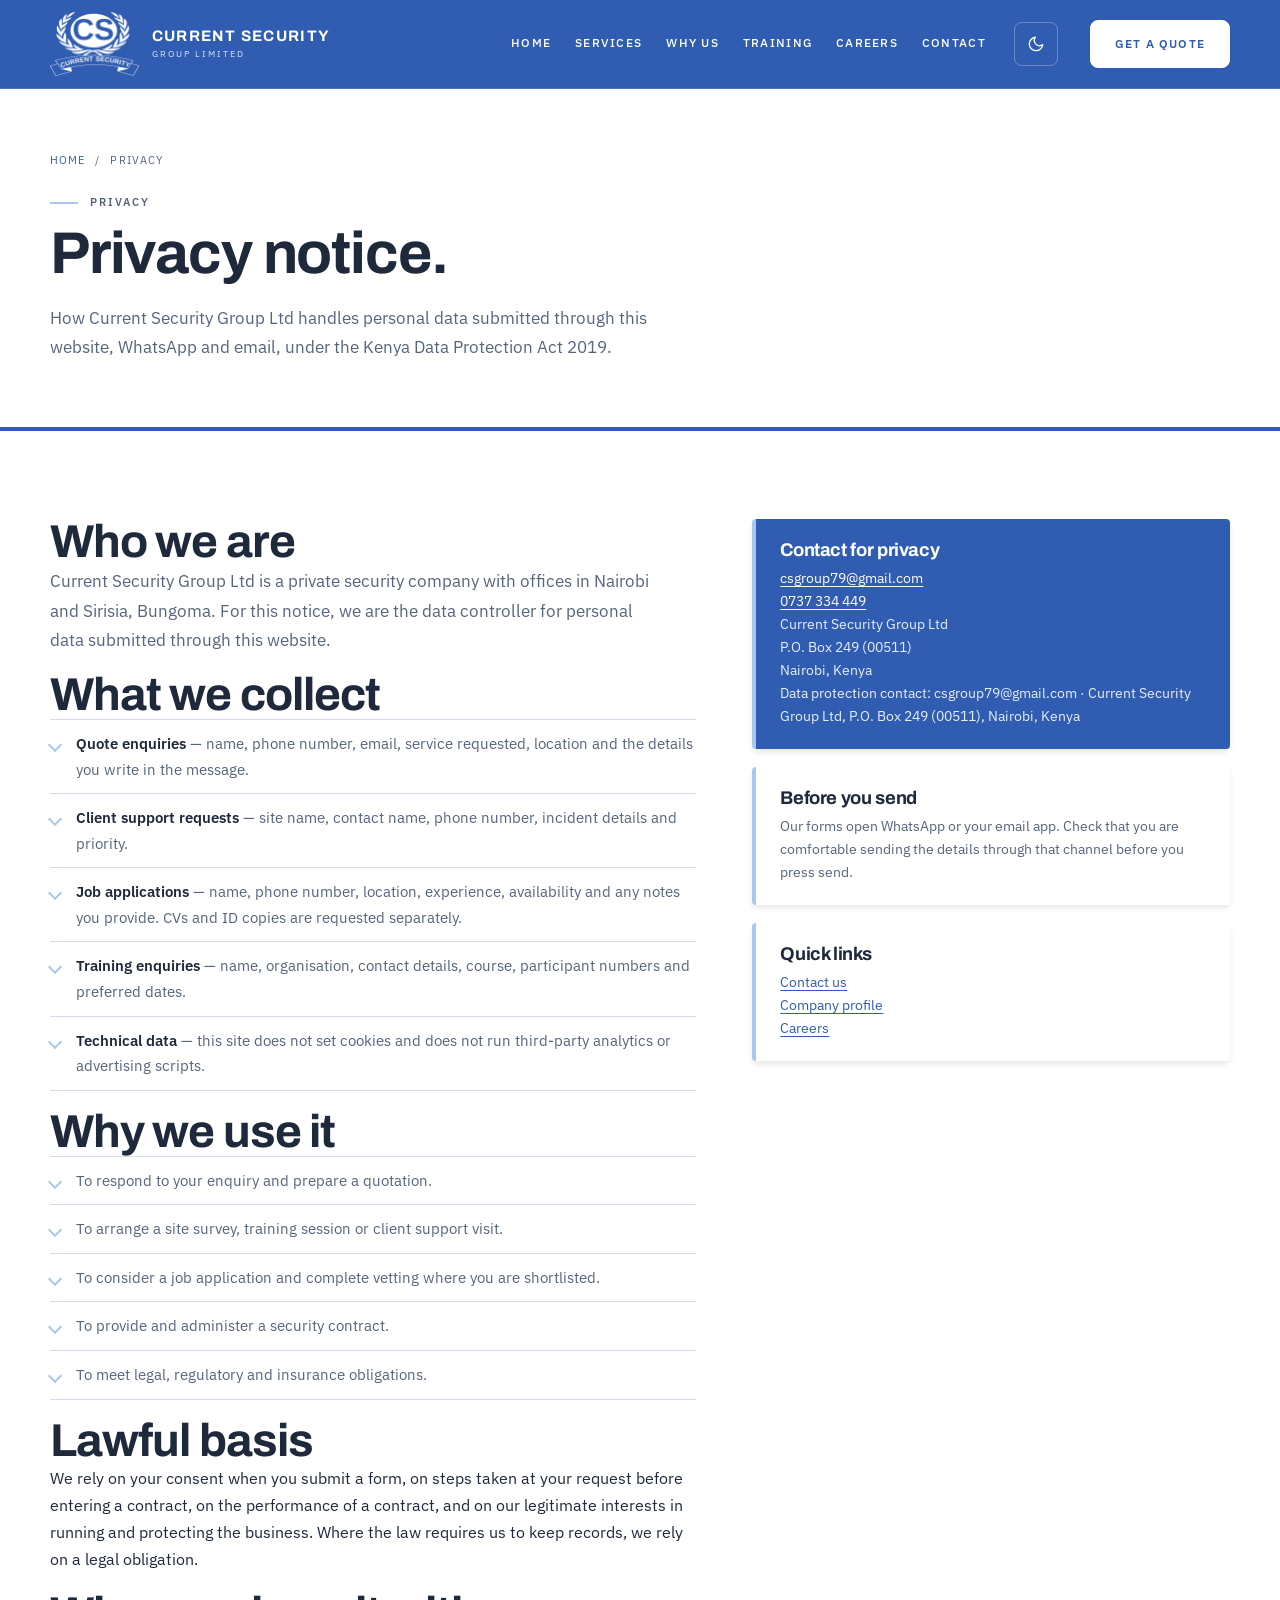
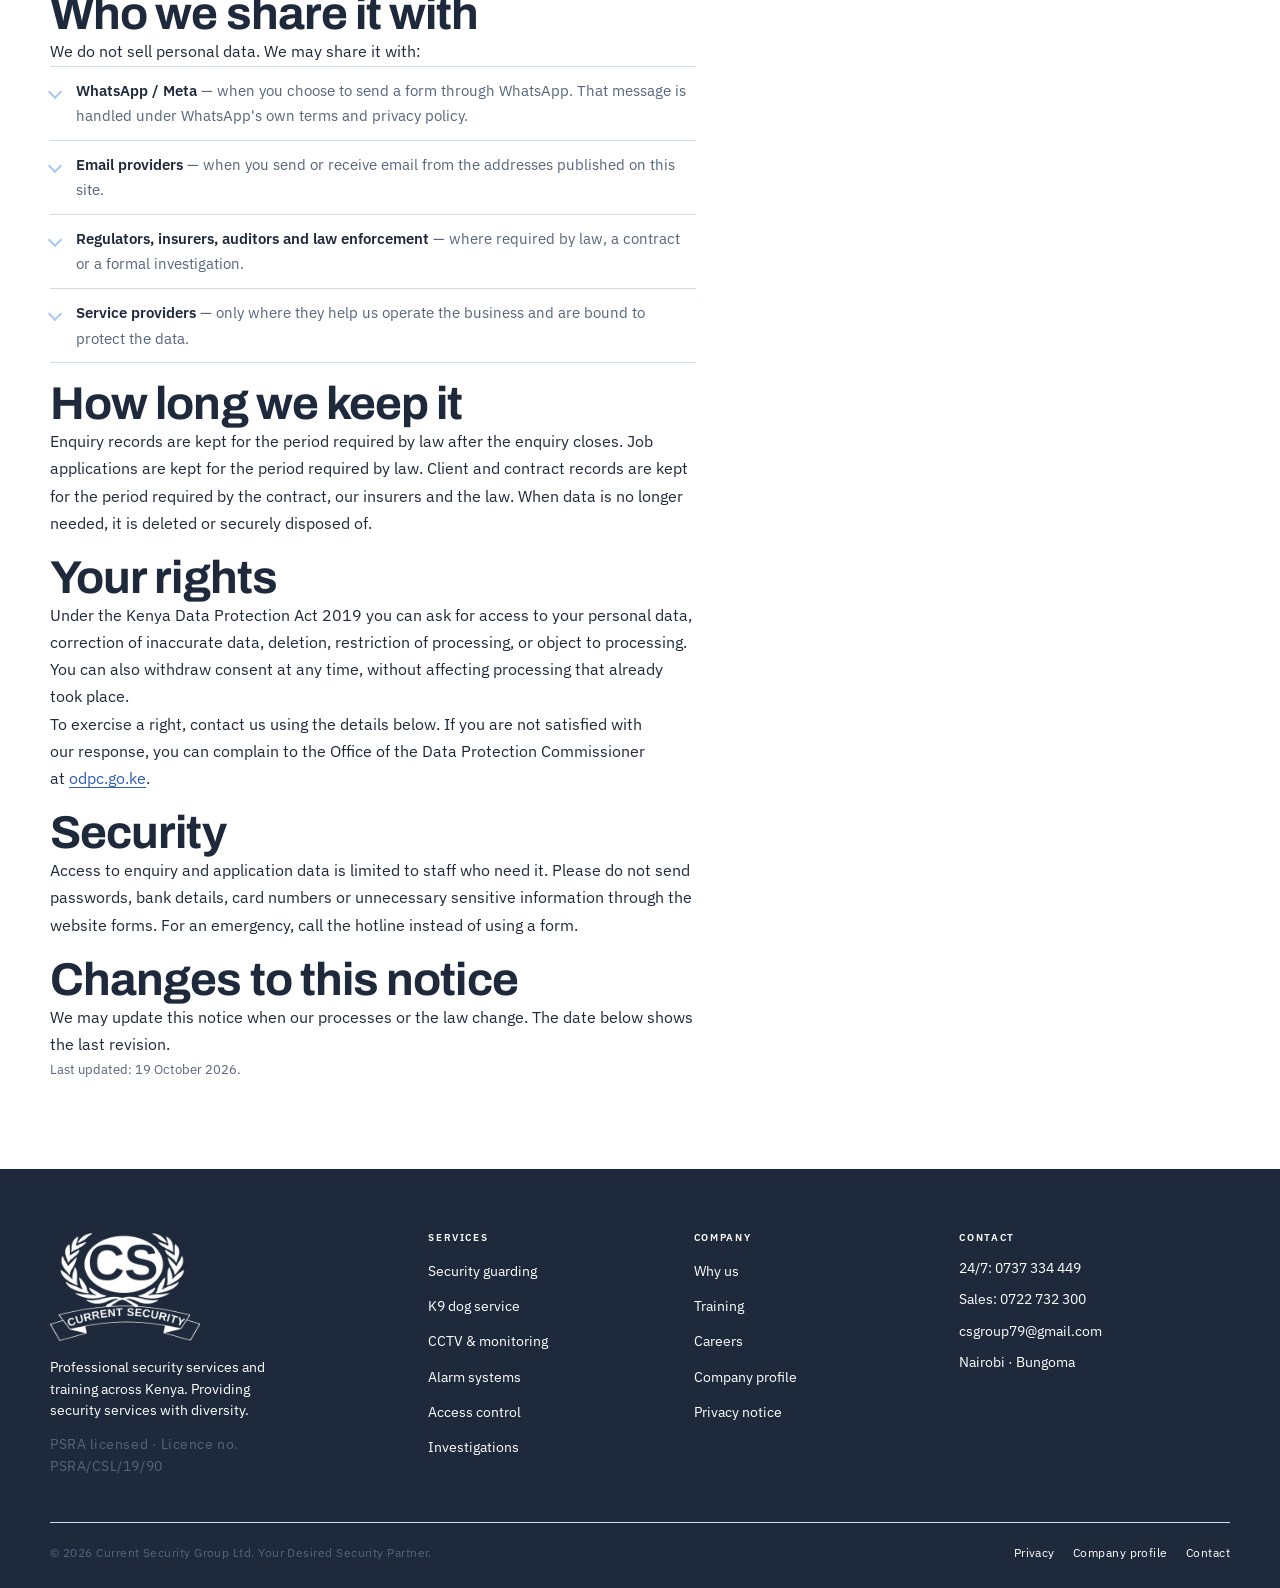
<file: privacy.html>
<!DOCTYPE html>
<html lang="en-KE">
<head>
<meta charset="utf-8">
<meta name="viewport" content="width=device-width, initial-scale=1">
<title>Privacy Notice | Current Security Group Ltd</title>
<meta name="description" content="How Current Security Group Ltd collects, uses and protects personal data submitted through this website, WhatsApp and email, under the Kenya Data Protection Act 2019.">
<meta name="theme-color" content="#305db1">
<meta property="og:type" content="website">
<meta property="og:site_name" content="Current Security Group Ltd">
<meta property="og:title" content="Privacy Notice | Current Security Group Ltd">
<meta property="og:description" content="What we collect, why we collect it, who we share it with and your rights under the Kenya Data Protection Act 2019.">
<meta property="og:image" content="assets/img/og-image.jpg">
<meta property="og:image:width" content="1200">
<meta property="og:image:height" content="630">
<meta name="twitter:card" content="summary_large_image">
<link rel="icon" type="image/png" sizes="32x32" href="assets/img/favicon-32.png">
<link rel="apple-touch-icon" href="assets/img/apple-touch-icon.png">
<link rel="manifest" href="site.webmanifest">
<link rel="preload" href="assets/fonts/archivo-latin.woff2" as="font" type="font/woff2" crossorigin>
<script src="assets/js/theme.js"></script>
<link rel="stylesheet" href="assets/css/style.css">
<script src="assets/js/main.js" defer></script>
</head>
<body>
<a class="skip-link" href="#main">Skip to content</a>

<div class="utility">
  <div class="container utility__inner">
    <p class="utility__group utility__group--offices"><span class="utility__dot" aria-hidden="true"></span> 24/7 control room · Nairobi &amp; Bungoma</p>
    <div class="utility__group">
      <span class="text--urgency">Emergency</span>
      <a href="tel:+254737334449" class="text--urgency">0737&nbsp;334&nbsp;449</a>
      <span aria-hidden="true">/</span>
      <a href="contact.html">Contact</a>
    </div>
  </div>
</div>

<header class="site-header">
  <div class="container header__inner">
    <a class="brand" href="index.html">
      <img class="brand__mark" src="assets/img/logo-white.png" alt="" width="360" height="260">
      <span class="brand__text"><strong>CURRENT SECURITY</strong> <span>GROUP LIMITED</span></span>
    </a>
    <nav class="site-nav" aria-label="Main">
      <ul>
        <li><a href="index.html">Home</a></li>
        <li><a href="services.html">Services</a></li>
        <li><a href="why-us.html">Why us</a></li>
        <li><a href="training.html">Training</a></li>
        <li><a href="careers.html">Careers</a></li>
        <li><a href="contact.html">Contact</a></li>
      </ul>
    </nav>
    <button class="theme-toggle" type="button" data-theme-toggle aria-label="Switch to dark theme">
      <svg class="theme-toggle__moon" viewBox="0 0 24 24" aria-hidden="true" focusable="false"><path d="M21 12.79A9 9 0 1 1 11.21 3 7 7 0 0 0 21 12.79Z"/></svg>
      <svg class="theme-toggle__sun" viewBox="0 0 24 24" aria-hidden="true" focusable="false"><circle cx="12" cy="12" r="4"/><path d="M12 2v2M12 20v2M4.93 4.93l1.42 1.42M17.66 17.66l1.41 1.41M2 12h2M20 12h2M4.93 19.07l1.42-1.42M17.66 6.34l1.41-1.41"/></svg>
    </button>
    <a class="btn btn--accent header__cta" href="contact.html">Get a quote</a>
    <details class="mobile-nav">
      <summary><span>Menu</span><span class="mobile-nav__icon" aria-hidden="true"><span></span><span></span><span></span></span></summary>
      <div class="mobile-nav__panel">
        <nav aria-label="Mobile">
          <ul>
            <li><a href="index.html">Home</a></li>
            <li><a href="services.html">Services</a></li>
            <li><a href="why-us.html">Why us</a></li>
            <li><a href="training.html">Training</a></li>
            <li><a href="careers.html">Careers</a></li>
            <li><a href="contact.html">Contact</a></li>
          </ul>
        </nav>
        <div class="mobile-nav__foot">
          <a class="btn btn--accent" href="contact.html">Get a quote</a>
          <a class="mobile-nav__phone" href="tel:+254737334449">24/7:&nbsp;0737&nbsp;334&nbsp;449</a>
        </div>
      </div>
    </details>
  </div>
</header>

<main id="main">

  <div class="page-head">
    <div class="container">
      <nav class="breadcrumb" aria-label="Breadcrumb"><a href="index.html">Home</a><span>Privacy</span></nav>
      <p class="eyebrow">Privacy</p>
      <h1>Privacy notice.</h1>
      <p class="lede">How Current Security Group Ltd handles personal data submitted through this website, WhatsApp and email, under the Kenya Data Protection Act 2019.</p>
    </div>
  </div>

  <section class="section">
    <div class="container split split--wide">
      <article class="stack">
        <section>
          <h2>Who we are</h2>
          <p class="lede">Current Security Group Ltd is a private security company with offices in Nairobi and Sirisia, Bungoma. For this notice, we are the data controller for personal data submitted through this website.</p>
        </section>

        <section>
          <h2>What we collect</h2>
          <ul class="checklist">
            <li><strong>Quote enquiries</strong> — name, phone number, email, service requested, location and the details you write in the message.</li>
            <li><strong>Client support requests</strong> — site name, contact name, phone number, incident details and priority.</li>
            <li><strong>Job applications</strong> — name, phone number, location, experience, availability and any notes you provide. CVs and ID copies are requested separately.</li>
            <li><strong>Training enquiries</strong> — name, organisation, contact details, course, participant numbers and preferred dates.</li>
            <li><strong>Technical data</strong> — this site does not set cookies and does not run third-party analytics or advertising scripts.</li>
          </ul>
        </section>

        <section>
          <h2>Why we use it</h2>
          <ul class="checklist">
            <li>To respond to your enquiry and prepare a quotation.</li>
            <li>To arrange a site survey, training session or client support visit.</li>
            <li>To consider a job application and complete vetting where you are shortlisted.</li>
            <li>To provide and administer a security contract.</li>
            <li>To meet legal, regulatory and insurance obligations.</li>
          </ul>
        </section>

        <section>
          <h2>Lawful basis</h2>
          <p>We rely on your consent when you submit a form, on steps taken at your request before entering a contract, on the performance of a contract, and on our legitimate interests in running and protecting the business. Where the law requires us to keep records, we rely on a legal obligation.</p>
        </section>

        <section>
          <h2>Who we share it with</h2>
          <p>We do not sell personal data. We may share it with:</p>
          <ul class="checklist">
            <li><strong>WhatsApp / Meta</strong> — when you choose to send a form through WhatsApp. That message is handled under WhatsApp's own terms and privacy policy.</li>
            <li><strong>Email providers</strong> — when you send or receive email from the addresses published on this site.</li>
            <li><strong>Regulators, insurers, auditors and law enforcement</strong> — where required by law, a contract or a formal investigation.</li>
            <li><strong>Service providers</strong> — only where they help us operate the business and are bound to protect the data.</li>
          </ul>
        </section>

        <section>
          <h2>How long we keep it</h2>
          <p>Enquiry records are kept for the period required by law after the enquiry closes. Job applications are kept for the period required by law. Client and contract records are kept for the period required by the contract, our insurers and the law. When data is no longer needed, it is deleted or securely disposed of.</p>
        </section>

        <section>
          <h2>Your rights</h2>
          <p>Under the Kenya Data Protection Act 2019 you can ask for access to your personal data, correction of inaccurate data, deletion, restriction of processing, or object to processing. You can also withdraw consent at any time, without affecting processing that already took place.</p>
          <p>To exercise a right, contact us using the details below. If you are not satisfied with our response, you can complain to the Office of the Data Protection Commissioner at <a href="https://www.odpc.go.ke" target="_blank" rel="noopener noreferrer">odpc.go.ke</a>.</p>
        </section>

        <section>
          <h2>Security</h2>
          <p>Access to enquiry and application data is limited to staff who need it. Please do not send passwords, bank details, card numbers or unnecessary sensitive information through the website forms. For an emergency, call the hotline instead of using a form.</p>
        </section>

        <section>
          <h2>Changes to this notice</h2>
          <p>We may update this notice when our processes or the law change. The date below shows the last revision.</p>
          <p class="small">Last updated: 19 October 2026.</p>
        </section>
      </article>

      <aside class="stack">
        <div class="callout callout--navy">
          <h2>Contact for privacy</h2>
          <p><a href="mailto:csgroup79@gmail.com">csgroup79@gmail.com</a><br>
          <a href="tel:+254737334449">0737&nbsp;334&nbsp;449</a></p>
          <p>Current Security Group Ltd<br>P.O. Box 249 (00511)<br>Nairobi, Kenya</p>
          <p class="small">Data protection contact: csgroup79@gmail.com · Current Security Group Ltd, P.O. Box 249 (00511), Nairobi, Kenya</p>
        </div>
        <div class="callout">
          <h2>Before you send</h2>
          <p>Our forms open WhatsApp or your email app. Check that you are comfortable sending the details through that channel before you press send.</p>
        </div>
        <div class="callout">
          <h2>Quick links</h2>
          <p><a href="contact.html">Contact us</a><br>
          <a href="profile.html">Company profile</a><br>
          <a href="careers.html">Careers</a></p>
        </div>
      </aside>
    </div>
  </section>

</main>

<footer class="site-footer">
  <div class="container">
    <div class="footer__grid">
      <div class="footer__brand">
        <img src="assets/img/logo-white.png" alt="Current Security Group Ltd" width="360" height="260">
        <p>Professional security services and training across Kenya. Providing security services with diversity.</p>
        <p class="footer__brand-note">PSRA licensed · Licence no. PSRA/CSL/19/90</p>
      </div>
      <div class="footer__col">
        <h2>Services</h2>
        <ul>
          <li><a href="services.html#guarding">Security guarding</a></li>
          <li><a href="services.html#k9">K9 dog service</a></li>
          <li><a href="services.html#cctv">CCTV &amp; monitoring</a></li>
          <li><a href="services.html#alarms">Alarm systems</a></li>
          <li><a href="services.html#access">Access control</a></li>
          <li><a href="services.html#investigations">Investigations</a></li>
        </ul>
      </div>
      <div class="footer__col">
        <h2>Company</h2>
        <ul>
          <li><a href="why-us.html">Why us</a></li>
          <li><a href="training.html">Training</a></li>
          <li><a href="careers.html">Careers</a></li>
          <li><a href="profile.html">Company profile</a></li>
          <li><a href="privacy.html">Privacy notice</a></li>
        </ul>
      </div>
      <div class="footer__col footer__contact">
        <h2>Contact</h2>
        <p><a href="tel:+254737334449">24/7:&nbsp;0737&nbsp;334&nbsp;449</a></p>
        <p><a href="tel:+254722732300">Sales:&nbsp;0722&nbsp;732&nbsp;300</a></p>
        <p><a href="mailto:csgroup79@gmail.com">csgroup79@gmail.com</a></p>
        <p>Nairobi · Bungoma</p>
      </div>
    </div>
    <div class="footer__bottom">
      <p>© <span data-year>2026</span> Current Security Group Ltd. Your Desired Security Partner.</p>
      <div class="footer__legal">
        <a href="privacy.html">Privacy</a>
        <a href="profile.html">Company profile</a>
        <a href="contact.html">Contact</a>
      </div>
    </div>
  </div>
</footer>

<div class="mobile-actions no-print">
  <a href="tel:+254737334449">
    <svg viewBox="0 0 24 24" aria-hidden="true" focusable="false"><path d="M6.6 3.5 9 3l1.6 4.2-2 1.4a12.4 12.4 0 0 0 6.8 6.8l1.4-2L21 15l-.5 2.4a2 2 0 0 1-2.2 1.5C10.4 18.2 5.8 13.6 5.1 5.7A2 2 0 0 1 6.6 3.5Z"/></svg>
    Call&nbsp;24/7
  </a>
  <a href="https://wa.me/254737334449" target="_blank" rel="noopener noreferrer">
    <svg viewBox="0 0 24 24" aria-hidden="true" focusable="false"><path d="M21 11.5a8.4 8.4 0 0 1-12.4 7.4L4 20l1.1-4.5A8.4 8.4 0 1 1 21 11.5Z"/><path d="M9 8.6c.2-.4.4-.4.7-.4h.5c.2 0 .4 0 .6.5l.7 1.6c.1.3 0 .5-.1.7l-.4.5c-.1.2-.2.3 0 .6a6 6 0 0 0 2.7 2.3c.3.1.5.1.6-.1l.6-.7c.2-.2.4-.2.6-.1l1.5.7c.3.1.4.2.4.4a2.2 2.2 0 0 1-1.7 2.1c-.8.2-1.8 0-3.3-.7a9.2 9.2 0 0 1-4.4-4.3c-.6-1.2-.9-2.2-.8-3 .1-.5.4-.9.7-1.1Z"/></svg>
    WhatsApp
  </a>
  <a href="contact.html">
    <svg viewBox="0 0 24 24" aria-hidden="true" focusable="false"><path d="M4 4h16v16H4z"/><path d="m4 7 8 6 8-6"/></svg>
    Quote
  </a>
</div>

</body>
</html>
</file>
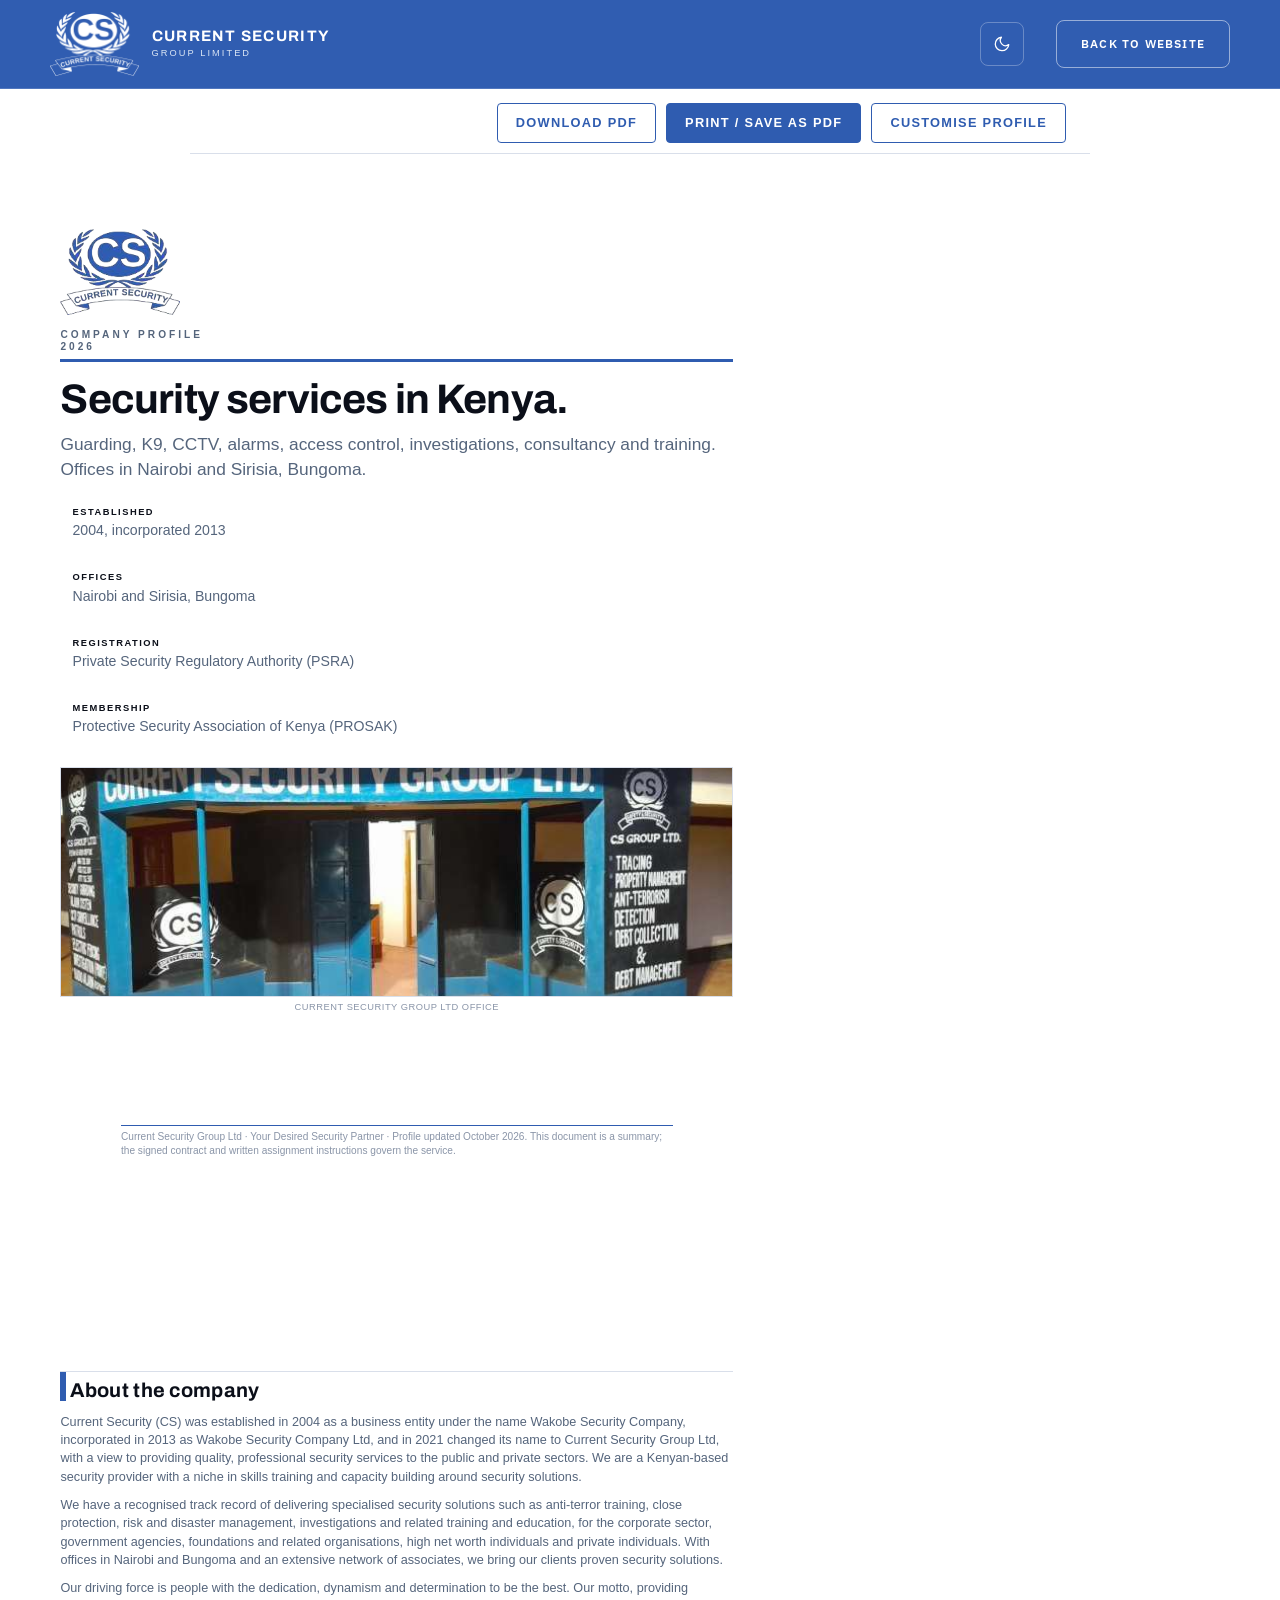
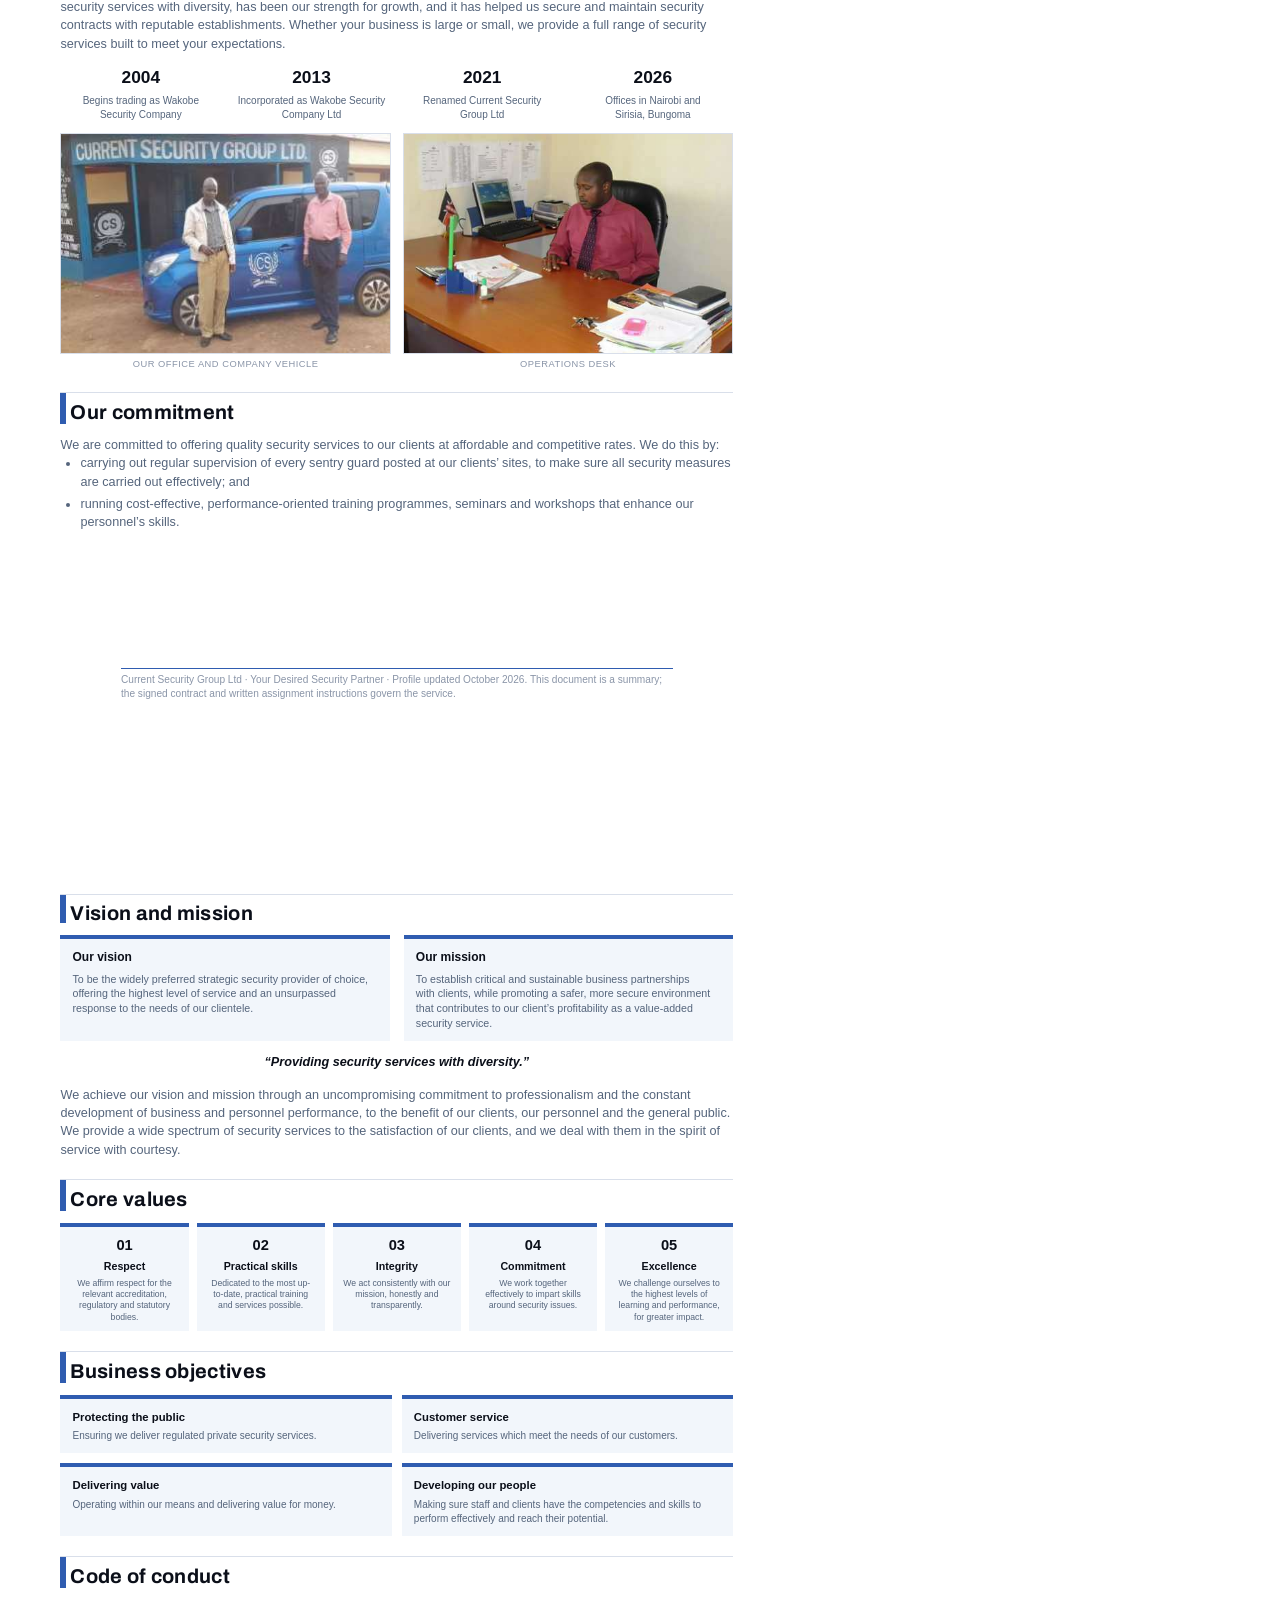
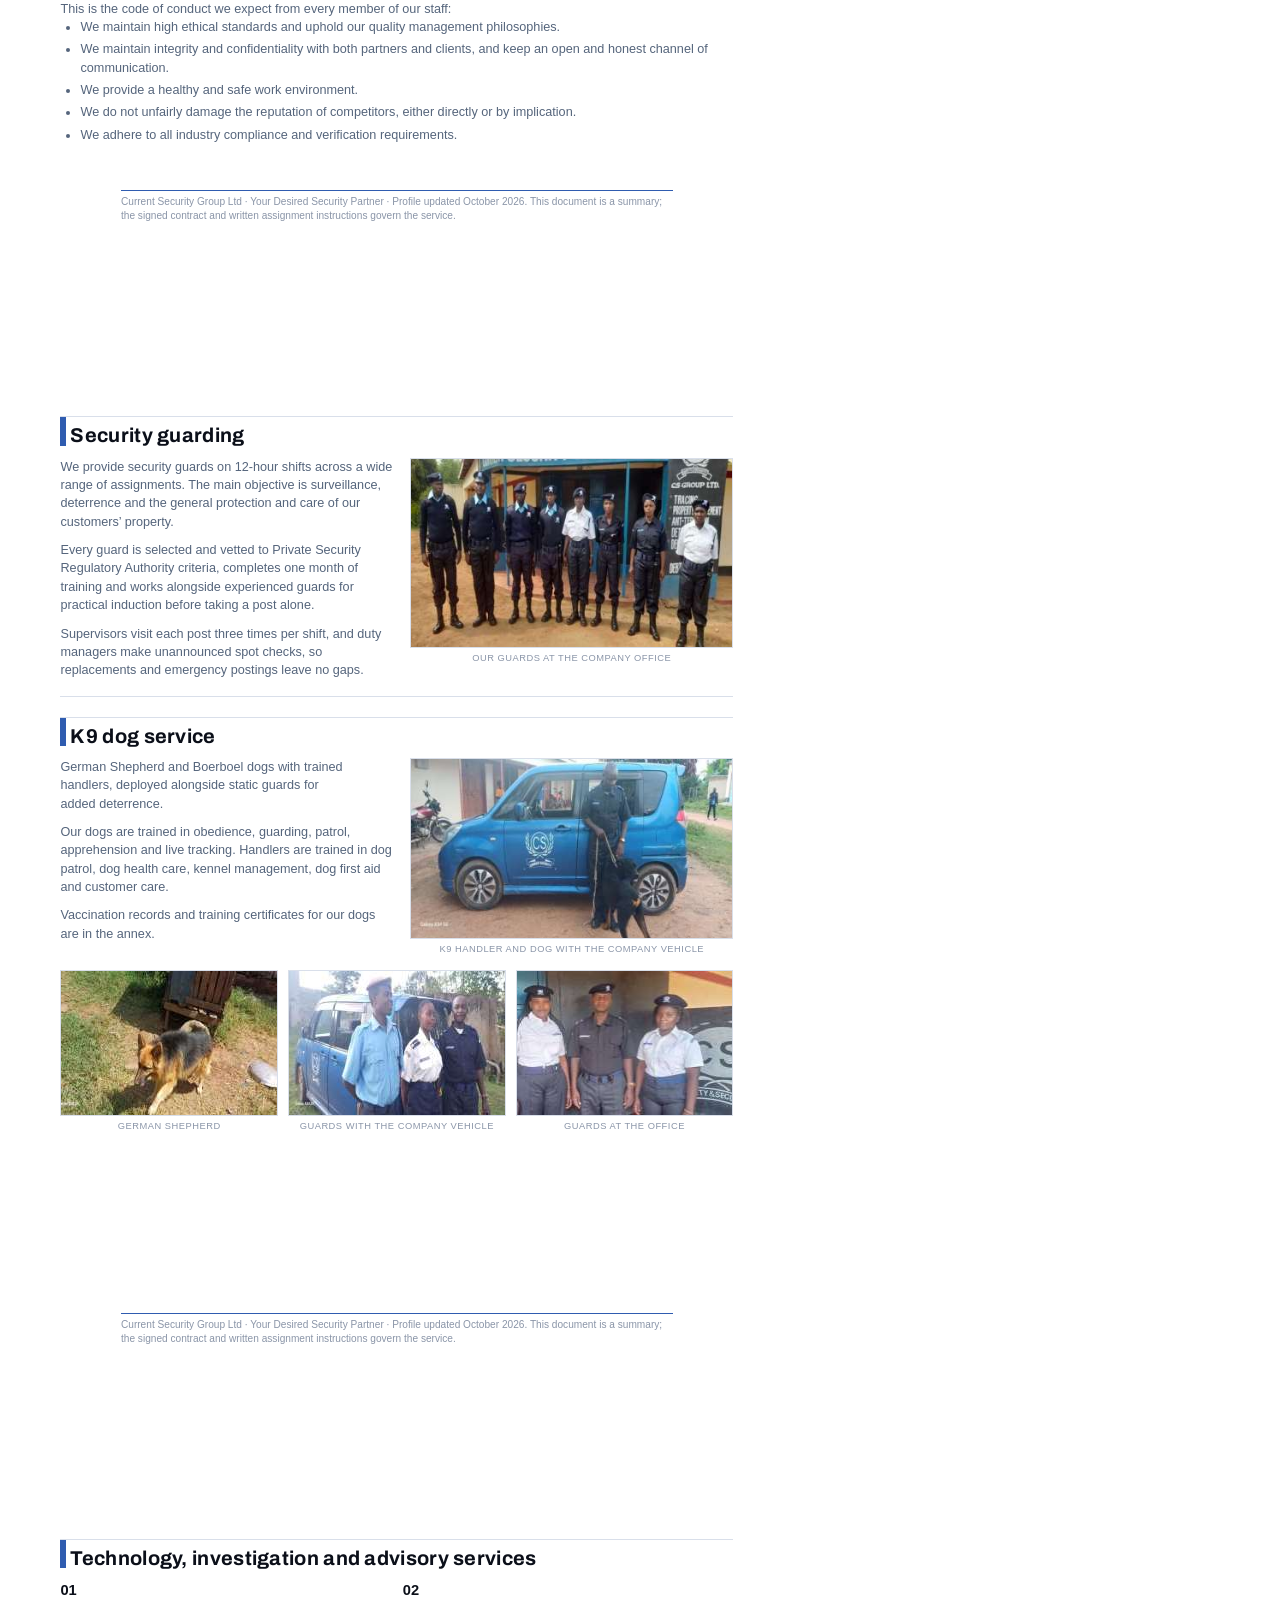
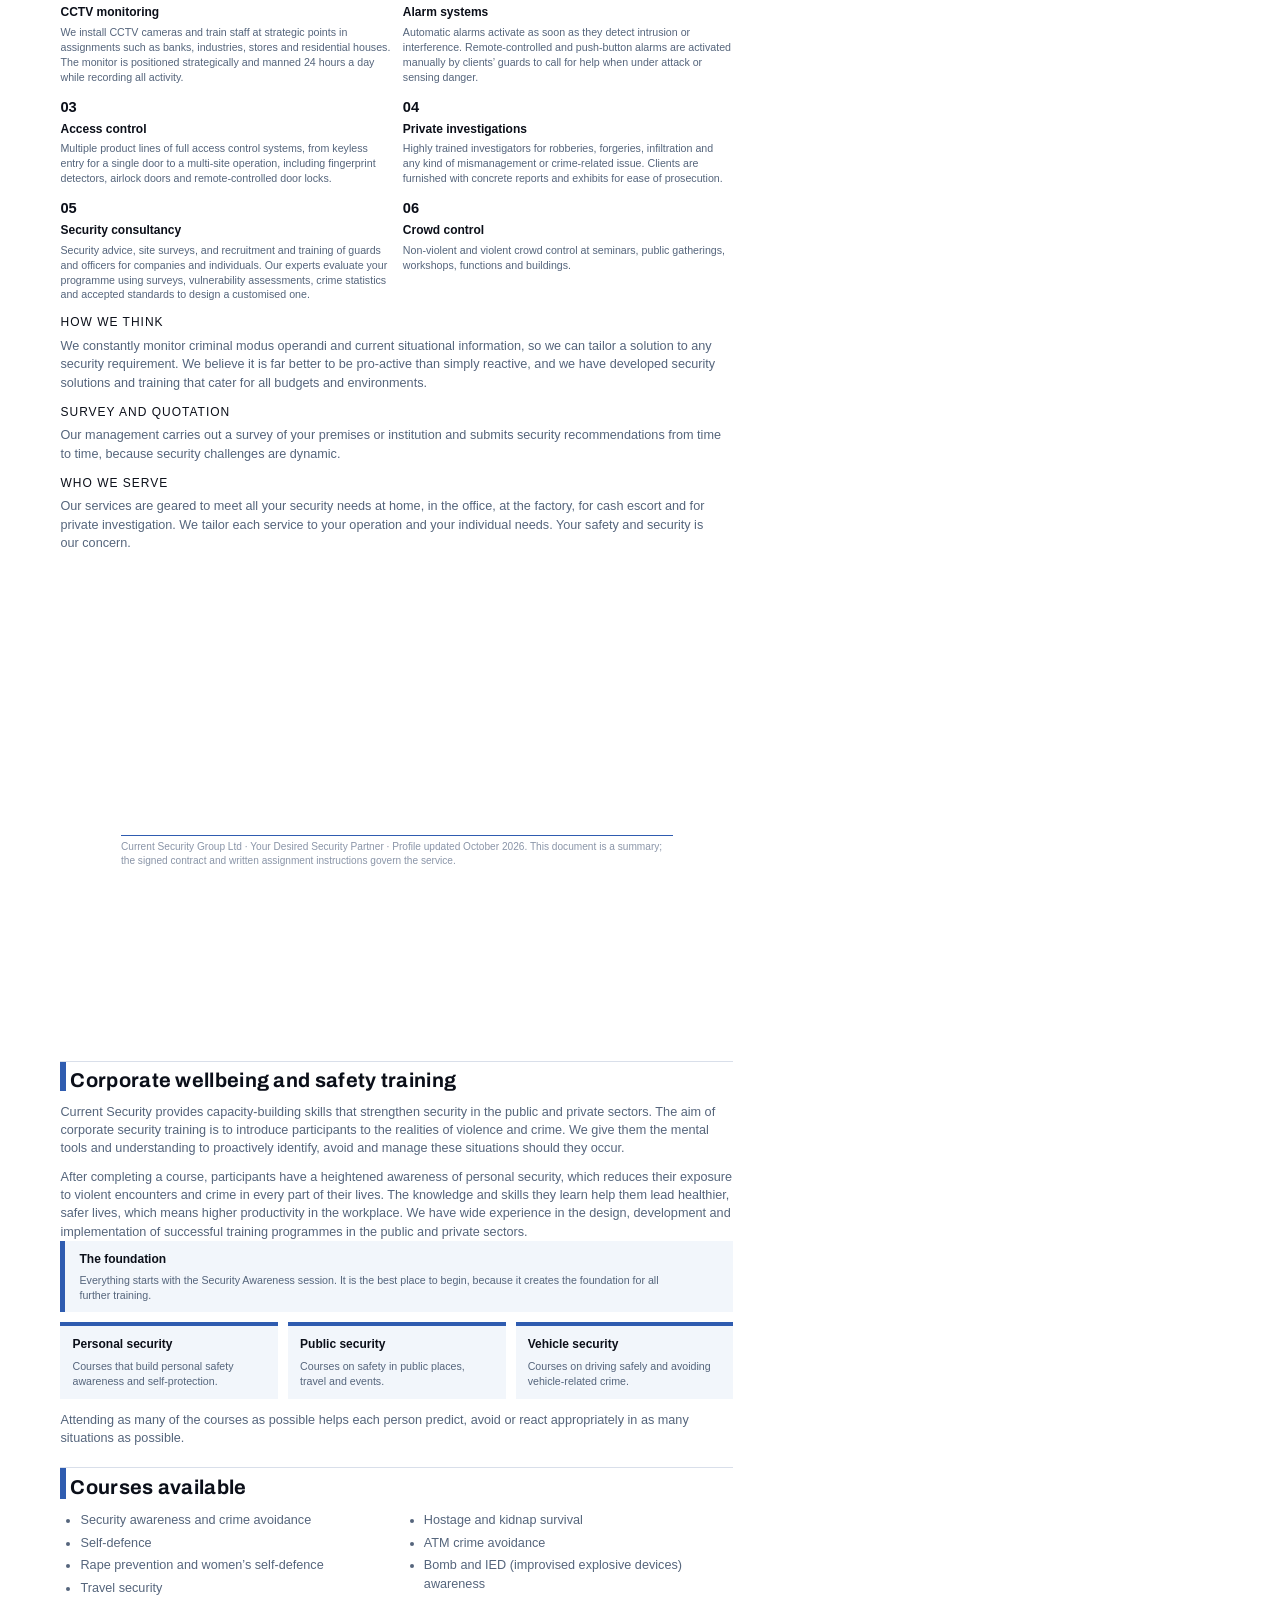
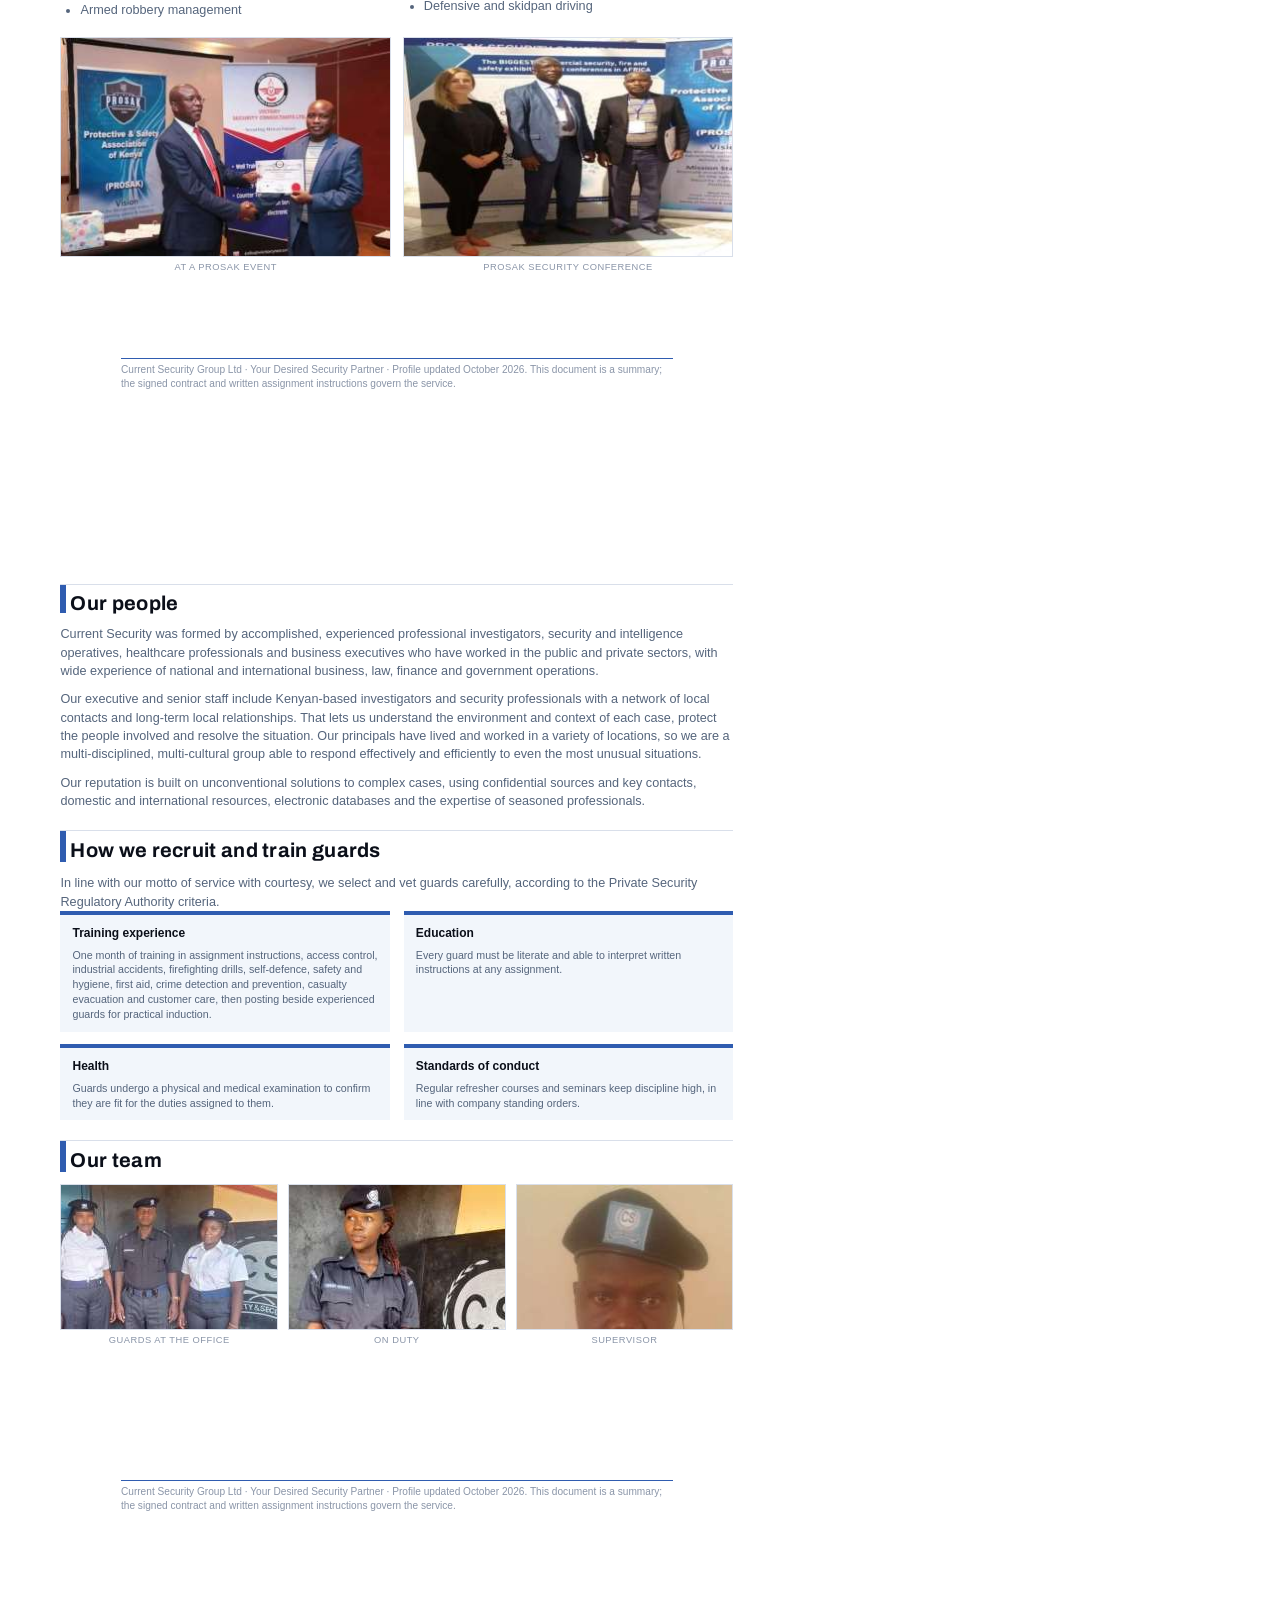
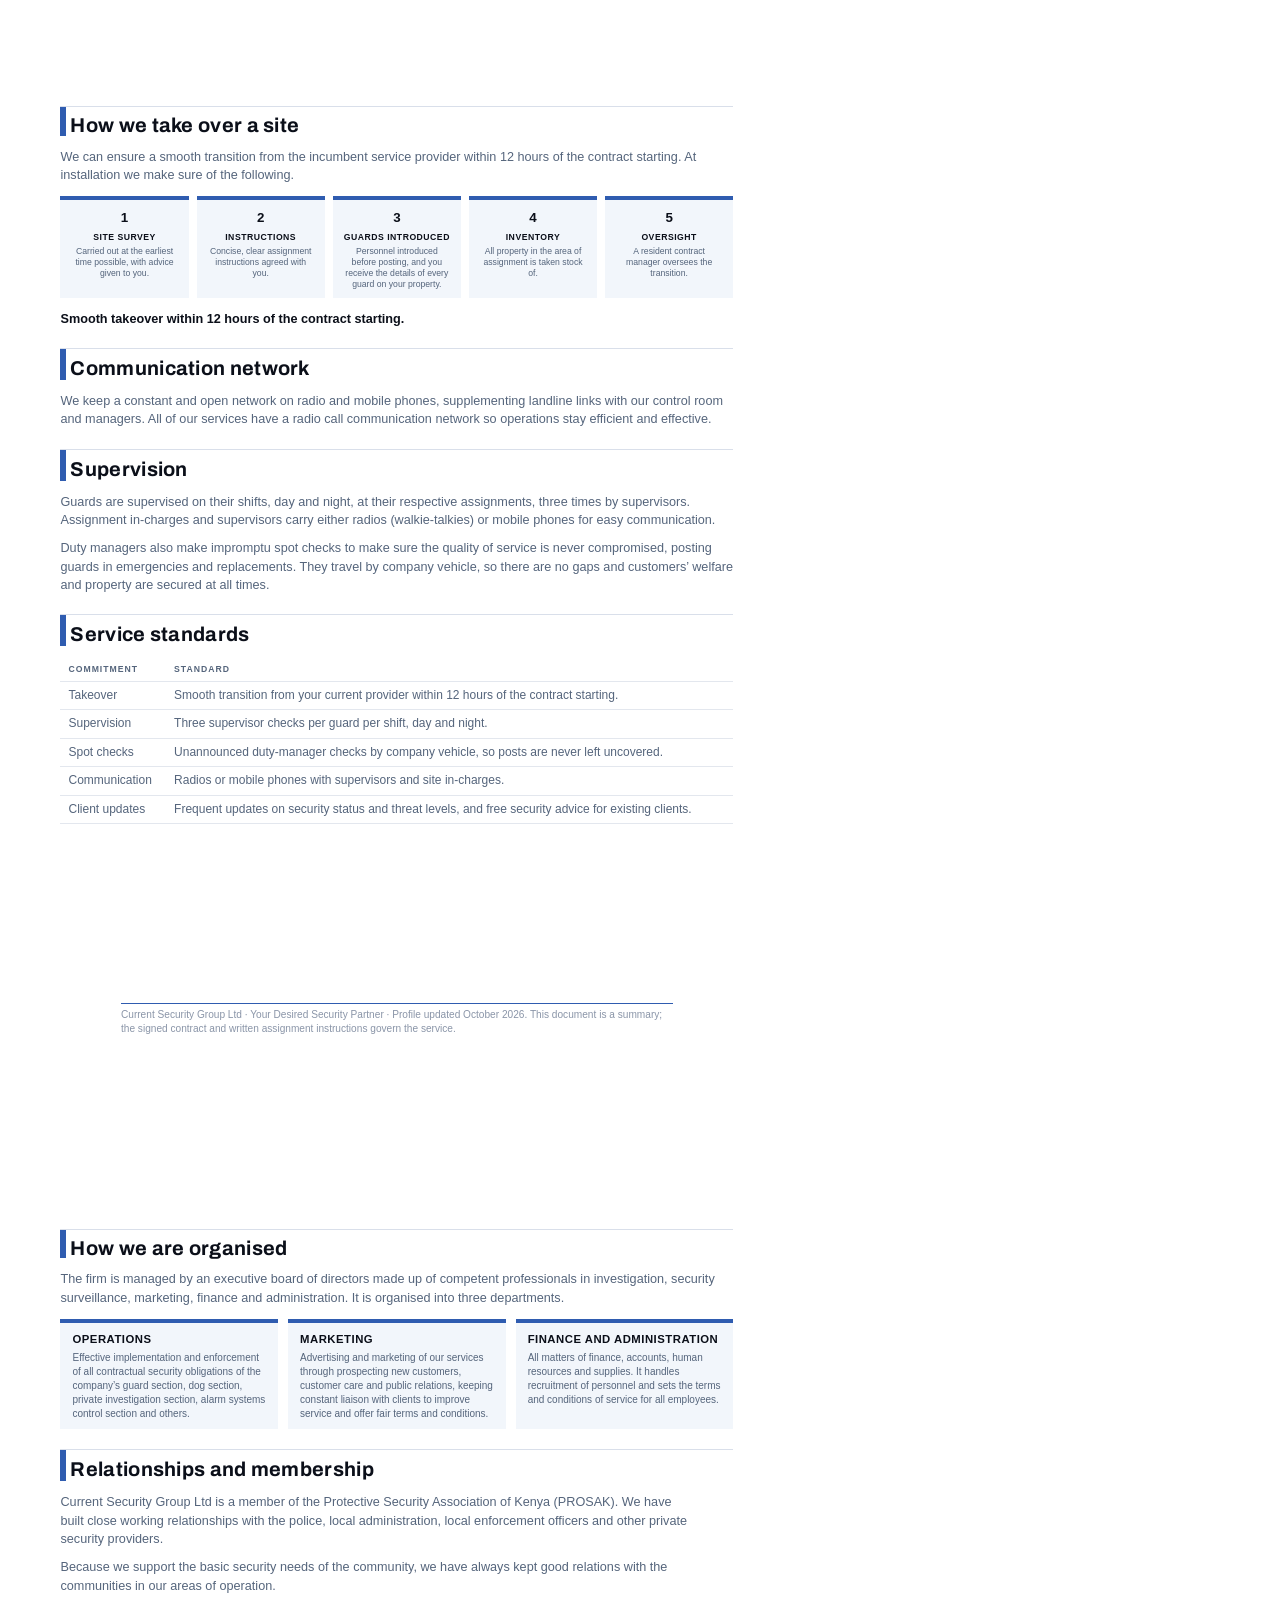
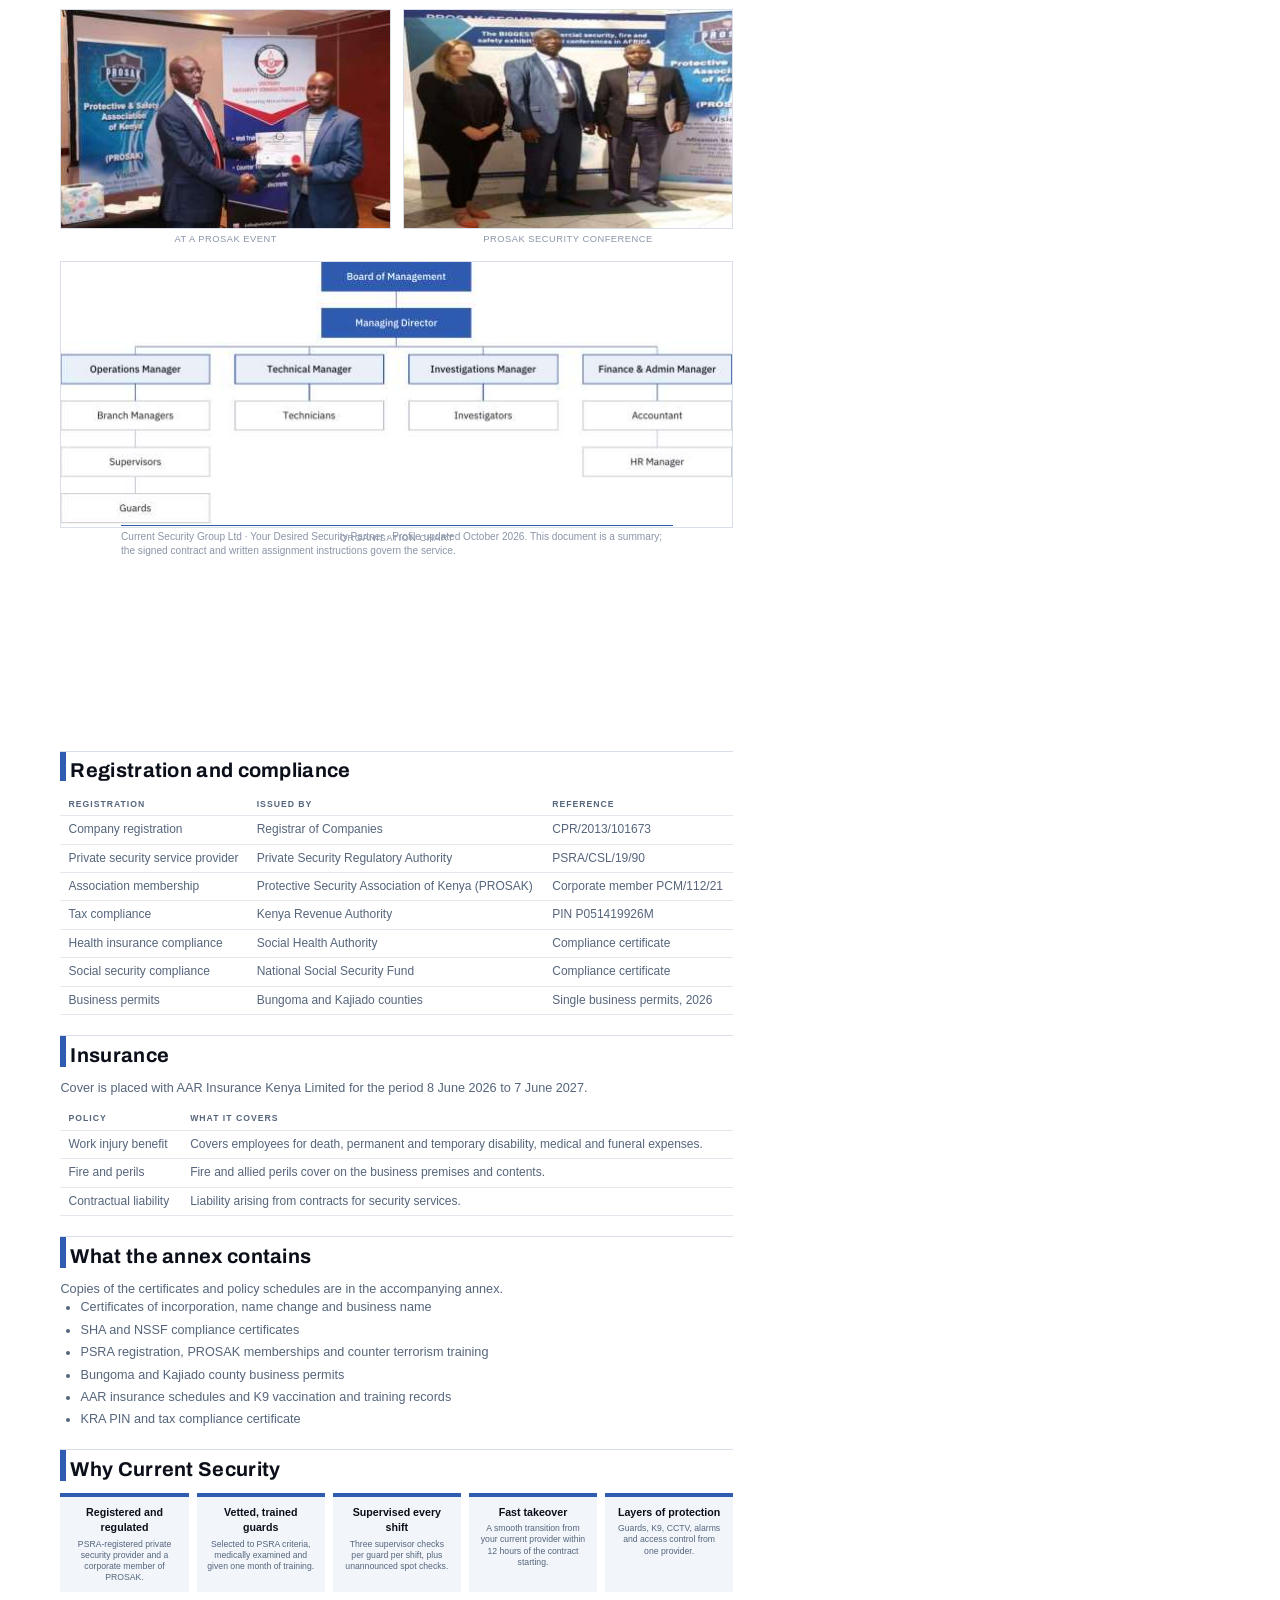
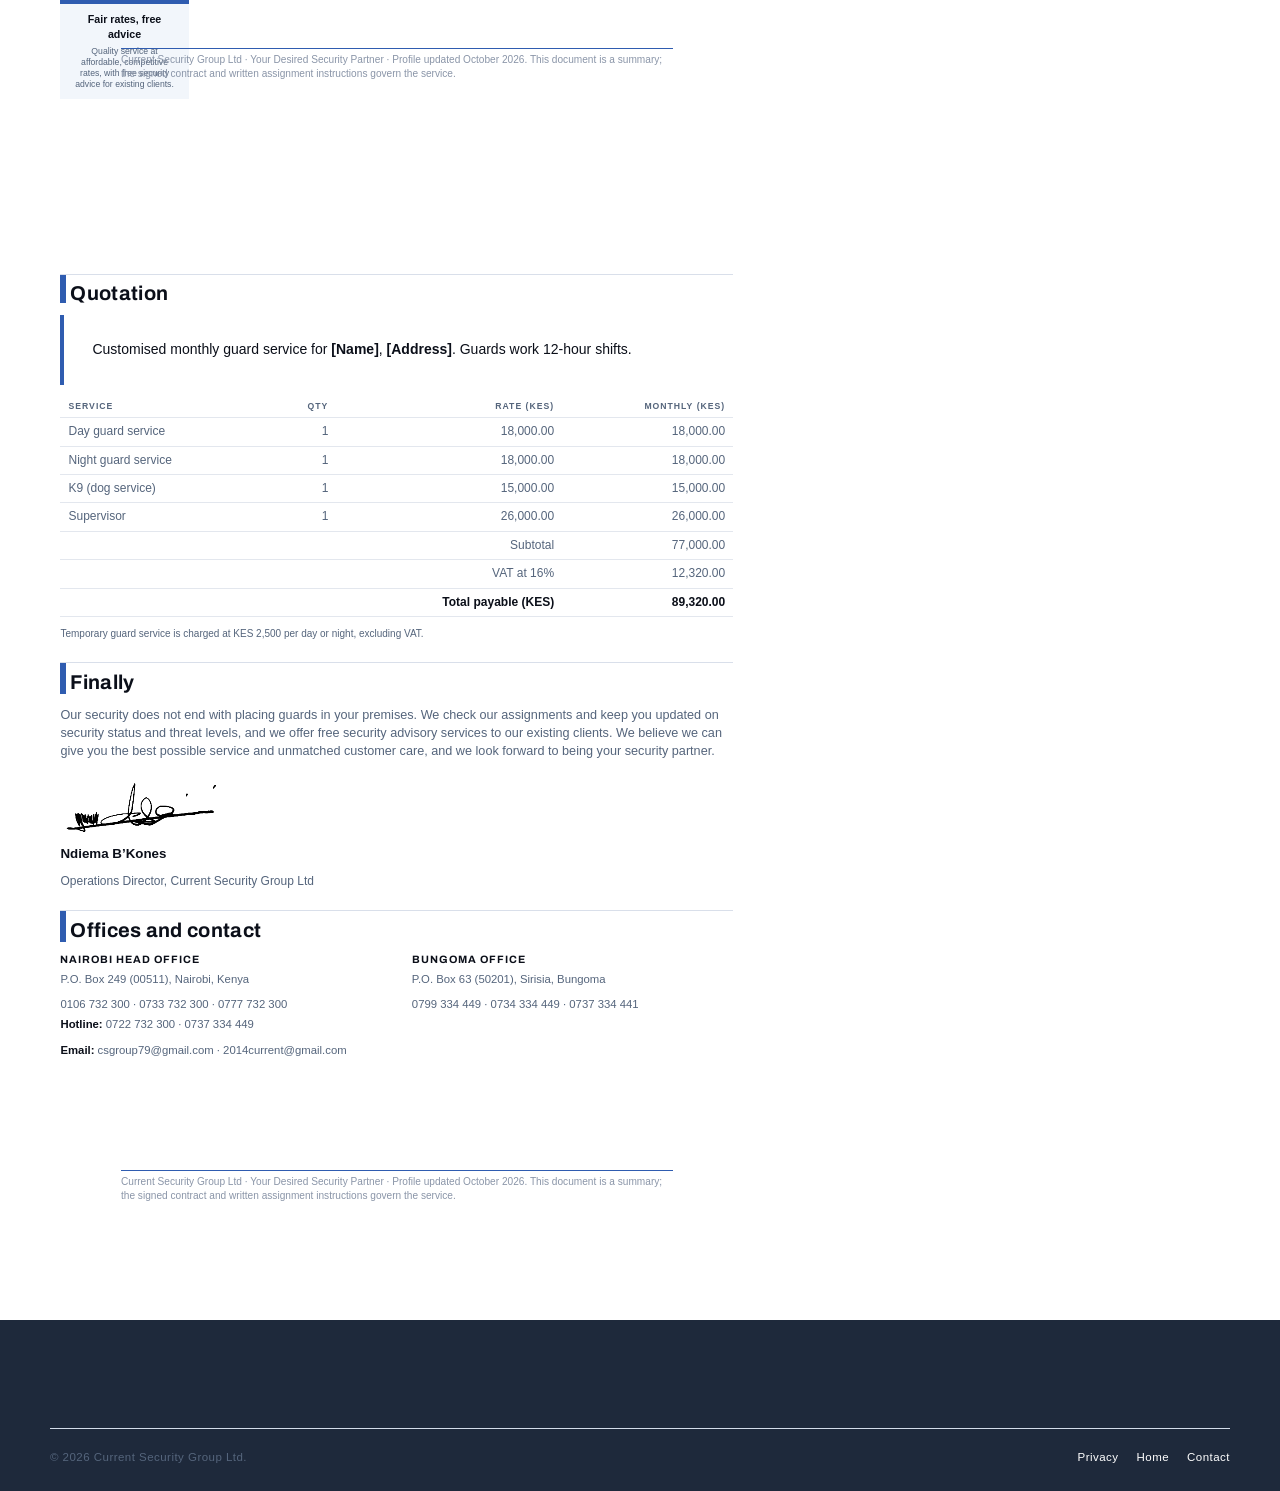
<file: profile.html>
<!DOCTYPE html>
<html lang="en-KE">
<head>
<meta charset="utf-8">
<meta name="viewport" content="width=device-width, initial-scale=1">
<title>Company Profile | Current Security Group Ltd</title>
<meta name="description" content="Printable company profile for Current Security Group Ltd: services, vetting, supervision, insurance and offices in Nairobi and Bungoma.">
<meta name="theme-color" content="#2F5CB0">
<meta name="robots" content="noindex, follow">
<link rel="icon" type="image/png" sizes="32x32" href="assets/img/favicon-32.png">
<link rel="apple-touch-icon" href="assets/img/apple-touch-icon.png">
<link rel="manifest" href="site.webmanifest">
<script src="assets/js/theme.js"></script>
<link rel="stylesheet" href="assets/css/style.css">
<script src="assets/js/main.js" defer></script>
<style>
  /* ==========================================================================
     Company profile — 11-page A4 document, matches reference PDF exactly
     ========================================================================== */
  :root {
    --accent: #2F5CB0;
    --headings: #0B0F19;
    --body: #55657C;
    --captions: #8A95A8;
    --divider: #D9DFEA;
    --tableline: #E3E7EE;
    --cardfill: #F2F6FB;
  }

  * { box-sizing: border-box; }

  body {
    margin: 0;
    font-family: Arial, Helvetica, sans-serif;
    color: var(--body);
    font-size: 9.5pt;
    line-height: 1.45;
    background: #fff;
  }

  p, h1, h2, h3, h4, ul, ol { margin: 0; }
  ul { padding-left: 20px; }
  li { margin-bottom: 4px; }

  /* ---------- Print page setup ---------- */
  @page {
    size: A4;
    margin: 0;
  }

  .profile-pages {
    max-width: 100%;
    margin: 0;
  }

  .page {
    width: 210mm;
    height: 297mm;
    box-sizing: border-box;
    overflow: hidden;
    page-break-after: always;
    break-after: page;
    position: relative;
    padding: 15mm 16mm 18mm 16mm;
  }

  .page:last-child { page-break-after: auto; }

  .page-content {
    position: relative;
    height: 100%;
  }

  .page-content p + p {
    margin-top: 10px;
  }

  /* ---------- Header / toolbar (screen only) ---------- */
  .profile-toolbar {
    display: flex;
    gap: 10px;
    justify-content: flex-end;
    padding: 14px 24px 10px;
    border-bottom: 1px solid var(--divider);
    background: #fff;
  }

  .profile-toolbar .btn {
    display: inline-flex;
    align-items: center;
    gap: 8px;
    min-height: 40px;
    padding: 0 18px;
    border: 1px solid var(--accent);
    background: var(--accent);
    color: #fff;
    font-family: Arial, Helvetica, sans-serif;
    font-size: 0.8rem;
    font-weight: 600;
    border-radius: 4px;
    cursor: pointer;
    text-decoration: none;
  }

  .profile-toolbar .btn--outline {
    background: #fff;
    border-color: var(--accent);
    color: var(--accent);
  }

  .profile-toolbar .btn:hover { opacity: 0.9; }

  /* ---------- Customisation form (screen only) ---------- */
  .profile-form {
    max-width: 640px;
    margin: 16px auto 0;
    padding: 20px 24px;
    border: 1px solid var(--divider);
    background: var(--cardfill);
    border-radius: 6px;
    display: none;
  }

  .profile-form.is-visible { display: block; }

  .profile-form h2 {
    font-size: 1rem;
    color: var(--headings);
    margin: 0 0 8px;
    letter-spacing: 0.5px;
  }

  .profile-form p.intro {
    font-size: 0.85rem;
    color: var(--body);
    margin: 0 0 16px;
  }

  .profile-form .field-row {
    display: grid;
    grid-template-columns: 1fr 1fr;
    gap: 12px;
    margin-bottom: 12px;
  }

  .profile-form .field {
    margin-bottom: 0;
  }

  .profile-form label {
    display: block;
    font-size: 0.72rem;
    font-weight: 700;
    letter-spacing: 0.5px;
    text-transform: uppercase;
    color: var(--body);
    margin-bottom: 5px;
  }

  .profile-form input {
    width: 100%;
    min-height: 36px;
    padding: 6px 10px;
    border: 1px solid #b7c3d1;
    border-radius: 4px;
    font-family: Arial, Helvetica, sans-serif;
    font-size: 0.9rem;
    color: var(--headings);
  }

  .profile-form input:focus { border-color: var(--accent); outline: none; }

  .profile-form .actions {
    margin-top: 14px;
    display: flex;
    gap: 10px;
  }

  .profile-form .btn-sm {
    min-height: 36px;
    padding: 0 16px;
    border: 1px solid var(--accent);
    background: var(--accent);
    color: #fff;
    font-family: Arial, Helvetica, sans-serif;
    font-size: 0.8rem;
    font-weight: 600;
    border-radius: 4px;
    cursor: pointer;
  }

  .profile-form .btn-sm--outline {
    background: #fff;
    color: var(--accent);
  }

  .profile-form .form-hint {
    font-size: 0.75rem;
    color: var(--body);
    margin-top: 10px;
    line-height: 1.4;
  }

  /* ---------- Section heading ---------- */
  .section-heading {
    position: relative;
    padding-left: 10px;
    margin: 20px 0 12px;
    font-size: 15pt;
    color: var(--headings);
    font-weight: 700;
    letter-spacing: 0.3px;
    border-top: 0.6pt solid var(--divider);
    padding-top: 8px;
  }

  .section-heading::before {
    content: "";
    position: absolute;
    top: 0;
    left: 0;
    width: 4pt;
    height: 100%;
    background: var(--accent);
  }

  .h3-heading {
    font-size: 11pt;
    color: var(--headings);
    font-weight: 700;
    margin: 16px 0 8px;
    padding-left: 10px;
    border-left: 4pt solid var(--accent);
    display: inline-block;
  }

  /* ---------- Cover page (left-aligned, NO Prepared for block) ---------- */
  .cover {
    text-align: left;
    padding-top: 0;
  }

  .cover .logo {
    width: 120px;
    height: auto;
    display: block;
    margin: 0 0 14px 0;
  }

  .cover-eyebrow {
    font-size: 7.6pt;
    letter-spacing: 3px;
    text-transform: uppercase;
    color: var(--body);
    font-weight: 700;
    margin: 0 0 6px;
    line-height: 1.2;
    white-space: pre-line;
  }

  .cover-line {
    width: 100%;
    height: 2pt;
    background: var(--accent);
    margin: 6px 0 14px;
    border: none;
  }

  .cover-headline {
    font-size: 31pt;
    color: var(--headings);
    font-weight: 700;
    margin: 0 0 8px;
    line-height: 1.15;
  }

  .cover-subtitle {
    font-size: 13pt;
    color: var(--body);
    margin: 0 0 24px;
    line-height: 1.45;
  }

  .fact-group {
    margin: 0 0 30px 0;
    margin-left: 12px;
  }

  .fact-label {
    font-size: 7pt;
    letter-spacing: 1.5px;
    text-transform: uppercase;
    color: var(--headings);
    font-weight: 700;
    margin-bottom: 2px;
    display: block;
  }

  .fact-value {
    font-size: 10.6pt;
    color: var(--body);
    line-height: 1.4;
    margin: 0;
  }

  .cover-image {
    width: 100%;
    max-height: 230px;
    height: auto;
    display: block;
    margin: 14px 0 0 0;
    border: 0.75pt solid var(--divider);
    object-fit: cover;
  }

  .cover-caption {
    font-size: 7pt;
    color: var(--captions);
    text-align: center;
    margin-top: 4px;
    text-transform: uppercase;
    letter-spacing: 0.5px;
  }

  /* ---------- Timeline ---------- */
  .timeline-grid {
    display: grid;
    grid-template-columns: repeat(4, 1fr);
    gap: 10px;
    margin: 12px 0;
  }

  .timeline-col {
    text-align: center;
  }

  .timeline-year {
    font-size: 13pt;
    color: var(--headings);
    font-weight: 700;
    margin-bottom: 4px;
    display: block;
  }

  .timeline-text {
    font-size: 7.5pt;
    color: var(--body);
    line-height: 1.35;
  }

  /* ---------- Images ---------- */
  .img-pair {
    display: grid;
    grid-template-columns: 1fr 1fr;
    gap: 12px;
    margin: 12px 0;
  }

  .img-caption {
    font-size: 7pt;
    color: var(--captions);
    text-align: center;
    margin-top: 4px;
    text-transform: uppercase;
    letter-spacing: 0.5px;
  }

  .img-wrap {
    text-align: center;
  }

  .img-wrap img {
    max-width: 100%;
    height: auto;
    border: 0.75pt solid var(--divider);
  }

  /* ---------- Cards ---------- */
  .card-grid {
    display: grid;
    gap: 10px;
    margin: 12px 0;
    page-break-inside: avoid;
    align-items: stretch;
  }

  .card {
    background: var(--cardfill);
    border-top: 3pt solid var(--accent);
    padding: 10px 12px;
    page-break-inside: avoid;
    align-self: start;
    height: 100%;
    display: flex;
    flex-direction: column;
  }

  .card-title {
    font-size: 9pt;
    color: var(--headings);
    font-weight: 700;
    margin-bottom: 5px;
    display: block;
  }

  .card-text {
    font-size: 8pt;
    color: var(--body);
    line-height: 1.4;
    margin: 0;
    flex: 1;
  }

  /* Values row (5 cards) */
  .values-row {
    display: grid;
    grid-template-columns: repeat(5, 1fr);
    gap: 8px;
    margin: 12px 0;
    page-break-inside: avoid;
    align-items: stretch;
  }

  .value-card {
    background: var(--cardfill);
    border-top: 3pt solid var(--accent);
    padding: 8px 10px;
    text-align: center;
    page-break-inside: avoid;
    align-self: stretch;
    height: 100%;
    display: flex;
    flex-direction: column;
    justify-content: flex-start;
  }

  .value-num {
    font-size: 11pt;
    color: var(--headings);
    font-weight: 700;
    margin-bottom: 3px;
    display: block;
  }

  .value-name {
    font-size: 8pt;
    color: var(--headings);
    font-weight: 700;
    margin-bottom: 3px;
    display: block;
  }

  .value-desc {
    font-size: 6.5pt;
    color: var(--body);
    line-height: 1.3;
  }

  /* Objectives 2x2 */
  .objectives-grid {
    display: grid;
    grid-template-columns: 1fr 1fr;
    gap: 10px;
    margin: 12px 0;
    page-break-inside: avoid;
    align-items: stretch;
  }

  .objective-card {
    background: var(--cardfill);
    border-top: 3pt solid var(--accent);
    padding: 10px 12px;
    page-break-inside: avoid;
    align-self: stretch;
    height: 100%;
    display: flex;
    flex-direction: column;
  }

  .objective-title {
    font-size: 8.5pt;
    color: var(--headings);
    font-weight: 700;
    margin-bottom: 4px;
    display: block;
  }

  .objective-text {
    font-size: 7.5pt;
    color: var(--body);
    line-height: 1.4;
    margin: 0;
    flex: 1;
  }

  /* Services grid */
  .services-grid {
    display: grid;
    grid-template-columns: 1fr 1fr;
    gap: 12px;
    margin: 10px 0;
    page-break-inside: avoid;
    align-items: stretch;
  }

  .service-card {
    page-break-inside: avoid;
    align-self: stretch;
    height: 100%;
    display: flex;
    flex-direction: column;
  }

  .service-num {
    font-size: 11pt;
    color: var(--headings);
    font-weight: 700;
    margin-bottom: 3px;
    display: block;
  }

  .service-title {
    font-size: 9pt;
    color: var(--headings);
    font-weight: 700;
    margin-bottom: 3px;
    display: block;
  }

  .service-text {
    font-size: 8pt;
    color: var(--body);
    line-height: 1.4;
    margin: 0;
    flex: 1;
  }

  /* Approach panels */
  .approach-panel {
    margin: 12px 0;
    page-break-inside: avoid;
  }

  .approach-title {
    font-size: 9pt;
    text-transform: uppercase;
    letter-spacing: 1px;
    color: var(--headings);
    margin-bottom: 5px;
    display: block;
  }

  .foundation-panel {
    background: var(--cardfill);
    border-left: 4pt solid var(--accent);
    padding: 10px 14px;
    margin-bottom: 10px;
    page-break-inside: avoid;
  }

  .foundation-title {
    font-size: 9pt;
    color: var(--headings);
    font-weight: 700;
    margin-bottom: 4px;
    display: block;
  }

  .foundation-text {
    font-size: 8pt;
    color: var(--body);
    line-height: 1.4;
    margin: 0;
  }

  /* Takeover steps */
  .steps-grid {
    display: grid;
    grid-template-columns: repeat(5, 1fr);
    gap: 8px;
    margin: 12px 0;
    page-break-inside: avoid;
    align-items: stretch;
  }

  .step-card {
    background: var(--cardfill);
    border-top: 3pt solid var(--accent);
    padding: 8px 10px;
    text-align: center;
    page-break-inside: avoid;
    align-self: stretch;
    height: 100%;
    display: flex;
    flex-direction: column;
  }

  .step-num {
    font-size: 10pt;
    color: var(--headings);
    font-weight: 700;
    margin-bottom: 3px;
    display: block;
  }

  .step-title {
    font-size: 6.5pt;
    color: var(--headings);
    font-weight: 700;
    text-transform: uppercase;
    letter-spacing: 0.5px;
    margin-bottom: 3px;
    display: block;
  }

  .step-desc {
    font-size: 6.5pt;
    color: var(--body);
    line-height: 1.25;
  }

  /* Departments grid */
  .depts-grid {
    display: grid;
    grid-template-columns: repeat(3, 1fr);
    gap: 10px;
    margin: 12px 0;
    page-break-inside: avoid;
    align-items: stretch;
  }

  .dept-card {
    background: var(--cardfill);
    border-top: 3pt solid var(--accent);
    padding: 8px 12px;
    page-break-inside: avoid;
    align-self: stretch;
    height: 100%;
    display: flex;
    flex-direction: column;
  }

  .dept-title {
    font-size: 8.5pt;
    color: var(--headings);
    font-weight: 700;
    text-transform: uppercase;
    letter-spacing: 0.5px;
    margin-bottom: 4px;
    display: block;
  }

  .dept-text {
    font-size: 7.5pt;
    color: var(--body);
    line-height: 1.4;
    margin: 0;
    flex: 1;
  }

  /* Tables — horizontal lines only, no vertical borders */
  .data-table {
    width: 100%;
    border-collapse: collapse;
    margin: 10px 0;
    page-break-inside: avoid;
  }

  .data-table th {
    font-size: 6.5pt;
    letter-spacing: 1px;
    text-transform: uppercase;
    color: var(--body);
    font-weight: 700;
    text-align: left;
    padding: 5px 8px;
    border-bottom: 2pt solid var(--accent);
    border-bottom: 1pt solid var(--tableline);
  }

  .data-table th:last-child { border-right: none; }

  .data-table td {
    font-size: 9pt;
    color: var(--body);
    padding: 5px 8px;
    border-bottom: 0.5pt solid var(--tableline);
    vertical-align: top;
    border-right: none;
    border-left: none;
    border-top: none;
  }

  .data-table td:last-child { border-right: none; }

  .data-table td.num { text-align: right; }

  .data-table .total-row td {
    font-weight: 700;
    color: var(--headings);
    border-top: 1pt solid var(--accent);
  }

  .data-table .subtotal-row td { border-top: 0.5pt solid var(--tableline); }

  .table-note {
    font-size: 7.5pt;
    color: var(--body);
    margin-top: 6px;
  }

  /* Quote table */
  .quote-table {
    width: 100%;
    border-collapse: collapse;
    margin: 10px 0;
    page-break-inside: avoid;
  }

  .quote-table th {
    font-size: 6.5pt;
    letter-spacing: 1px;
    text-transform: uppercase;
    color: var(--body);
    font-weight: 700;
    text-align: left;
    padding: 5px 8px;
    border-bottom: 1pt solid var(--tableline);
  }

  .quote-table th.num { text-align: right; }

  .quote-table td {
    font-size: 9pt;
    color: var(--body);
    padding: 5px 8px;
    border-bottom: 0.5pt solid var(--tableline);
    vertical-align: top;
    border-right: none;
    border-left: none;
    border-top: none;
  }

  .quote-table td.num { text-align: right; }

  .quote-table .total-row td {
    font-weight: 700;
    color: var(--headings);
    border-top: 1pt solid var(--accent);
  }

  .quote-line {
    font-family: Arial, Helvetica, sans-serif;
    font-size: 10.5pt;
    color: var(--headings);
    font-weight: 400;
    margin: 0 0 6px;
  }

  .quote-line strong {
    font-weight: 700;
  }

  /* Signature — no bordered box */
  .signature-block {
    margin: 16px 0;
    page-break-inside: avoid;
  }

  .signature-img {
    max-width: 162px;
    height: auto;
    display: block;
    margin-bottom: 6px;
    border: none;
  }

  .signature-name {
    font-size: 10pt;
    color: var(--headings);
    font-weight: 700;
    margin: 0 0 3px;
  }

  .signature-role {
    font-size: 9pt;
    color: var(--body);
    margin: 0;
  }

  /* Offices two-column */
  .offices-cols {
    display: grid;
    grid-template-columns: 1fr 1fr;
    gap: 30px;
    margin-top: 10px;
    page-break-inside: avoid;
  }

  .office-col {
    page-break-inside: avoid;
  }

  .office-col h3 {
    font-size: 8pt;
    letter-spacing: 1px;
    text-transform: uppercase;
    color: var(--headings);
    font-weight: 700;
    margin: 0 0 5px;
    display: block;
  }

  .office-col p {
    font-size: 8.5pt;
    color: var(--body);
    line-height: 1.4;
    margin: 0 0 4px;
  }

  .contact-line {
    font-size: 8.5pt;
    color: var(--body);
    line-height: 1.4;
    margin: 0 0 4px;
  }

  .contact-line strong { color: var(--headings); font-weight: 700; }

  /* ---------- Page footer (pinned to bottom) ---------- */
  .page-footer {
    position: absolute;
    bottom: 18mm;
    left: 16mm;
    right: 16mm;
    border-top: 1pt solid var(--accent);
    padding-top: 4px;
    font-size: 7.6pt;
    color: var(--captions);
    text-align: left;
    line-height: 1.4;
  }

  /* ---------- Print overrides ---------- */
  @media print {
    body { background: #fff; -webkit-print-color-adjust: exact; print-color-adjust: exact; }

    .site-header, .site-footer, .mobile-actions, .profile-toolbar,
    .profile-form, .no-print, nav, header.site-header, footer.site-footer {
      display: none !important;
    }

    .profile-pages { max-width: 100%; margin: 0; padding: 0; }

    .page {
      width: 210mm !important;
      height: 297mm !important;
      padding: 15mm 16mm 18mm 16mm !important;
      box-shadow: none !important;
      border: none !important;
      page-break-after: always !important;
      break-after: page !important;
      overflow: hidden !important;
    }

    .page:last-child { page-break-after: auto !important; }

    .page-content { height: 100% !important; }

    .cover-image, .img-wrap img, .signature-img {
      -webkit-print-color-adjust: exact !important;
      print-color-adjust: exact !important;
    }

    .card, .value-card, .objective-card, .service-card, .foundation-panel,
    .dept-card, .step-card {
      -webkit-print-color-adjust: exact !important;
      print-color-adjust: exact !important;
    }

    a { color: #000 !important; text-decoration: none !important; }

    @page { size: A4; margin: 0 !important; }
  }
</style>
</head>
<body>
<a class="skip-link" href="#main">Skip to content</a>

<header class="site-header no-print">
  <div class="container header__inner header__inner--compact">
    <a class="brand" href="index.html">
      <img class="brand__mark" src="assets/img/logo-white.png" alt="" width="360" height="260">
      <span class="brand__text"><strong>CURRENT SECURITY</strong> <span>GROUP LIMITED</span></span>
    </a>
    <button class="theme-toggle" type="button" data-theme-toggle aria-label="Switch to dark theme">
      <svg class="theme-toggle__moon" viewBox="0 0 24 24" aria-hidden="true" focusable="false"><path d="M21 12.79A9 9 0 1 1 11.21 3 7 7 0 0 0 21 12.79Z"/></svg>
      <svg class="theme-toggle__sun" viewBox="0 0 24 24" aria-hidden="true" focusable="false"><circle cx="12" cy="12" r="4"/><path d="M12 2v2M12 20v2M4.93 4.93l1.42 1.42M17.66 17.66l1.41 1.41M2 12h2M20 12h2M4.93 19.07l1.42-1.42M17.66 6.34l1.41-1.41"/></svg>
    </button>
    <a class="btn btn--outline-light header__cta" href="index.html">Back to website</a>
  </div>
</header>

<main id="main" class="profile-pages">
  <div class="profile-toolbar">
    <a href="2026_Updated_Current_Security_Group_Ltd_Profile.pdf" class="btn btn--outline" download>Download PDF</a>
    <button class="btn" type="button" data-print>Print / save as PDF</button>
    <button class="btn btn--outline" type="button" data-profile-form-toggle>Customise profile</button>
  </div>

  <!-- Customisation form (screen only) -->
  <div class="container profile-form" id="profile-form">
    <h2>Prepare your profile</h2>
    <p class="intro">Fill in your details below. They will appear on the Quotation page so the PDF is addressed to you.</p>
    <form id="profile-customise-form" novalidate>
      <div class="field-row">
        <div class="field">
          <label for="pf-name">Full name <span style="color:#a3251c">*</span></label>
          <input type="text" id="pf-name" name="name" required placeholder="e.g. Bethuel Kones" maxlength="100">
        </div>
        <div class="field">
          <label for="pf-email">Email address <span style="color:#a3251c">*</span></label>
          <input type="email" id="pf-email" name="email" required placeholder="e.g. bethuel@example.com" maxlength="150">
        </div>
      </div>
      <div class="field">
        <label for="pf-address">Address <span style="color:#a3251c">*</span></label>
        <input type="text" id="pf-address" name="address" required placeholder="e.g. Nairobi Kenya or Sirisia, Bungoma Kenya" maxlength="200">
      </div>
      <div class="field-row">
        <div class="field">
          <label for="pf-company">Company / organisation</label>
          <input type="text" id="pf-company" name="company" placeholder="e.g. Acme Ltd" maxlength="150">
        </div>
        <div class="field">
          <label for="pf-phone">Phone</label>
          <input type="tel" id="pf-phone" name="phone" placeholder="e.g. 0722 000 000" maxlength="50">
        </div>
      </div>
      <input type="hidden" id="pf-date" name="date">
      <div class="actions">
        <button type="button" class="btn-sm" id="pf-apply">Apply to profile</button>
        <button type="button" class="btn-sm btn-sm--outline" id="pf-clear">Clear</button>
      </div>
      <p class="form-hint">Name, address and email are required. Company and phone are optional. The date is filled in automatically. No information is stored or sent anywhere — it only appears on your screen and in your printed PDF.</p>
    </form>
  </div>

  <!-- ============ PAGE 1: COVER (left-aligned, NO Prepared for block) ============ -->
  <div class="page" id="page-1">
    <div class="page-content">
      <div class="cover">
        <img src="images/profile/logo.png" alt="Current Security Group Ltd" class="logo" width="360" height="260">
        <p class="cover-eyebrow">COMPANY PROFILE
2026</p>
        <hr class="cover-line">
        <h1 class="cover-headline">Security services in Kenya.</h1>
        <p class="cover-subtitle">Guarding, K9, CCTV, alarms, access control, investigations, consultancy and training. Offices in Nairobi and Sirisia, Bungoma.</p>

        <div class="fact-group">
          <span class="fact-label">ESTABLISHED</span>
          <p class="fact-value">2004, incorporated 2013</p>
        </div>
        <div class="fact-group">
          <span class="fact-label">OFFICES</span>
          <p class="fact-value">Nairobi and Sirisia, Bungoma</p>
        </div>
        <div class="fact-group">
          <span class="fact-label">REGISTRATION</span>
          <p class="fact-value">Private Security Regulatory Authority (PSRA)</p>
        </div>
        <div class="fact-group">
          <span class="fact-label">MEMBERSHIP</span>
          <p class="fact-value">Protective Security Association of Kenya (PROSAK)</p>
        </div>

        <img src="images/profile/office-front.jpg" alt="Current Security Group Ltd office" class="cover-image" width="1240" height="576">
        <p class="cover-caption">Current Security Group Ltd office</p>

        <div class="page-footer">Current Security Group Ltd · Your Desired Security Partner · Profile updated October 2026. This document is a summary; the signed contract and written assignment instructions govern the service.</div>
      </div>
    </div>
  </div>

  <!-- ============ PAGE 2: ABOUT ============ -->
  <div class="page" id="page-2">
    <div class="page-content">
      <h2 class="section-heading">About the company</h2>
      <p>Current Security (CS) was established in 2004 as a business entity under the name Wakobe Security Company, incorporated in 2013 as Wakobe Security Company Ltd, and in 2021 changed its name to Current Security Group Ltd, with a view to providing quality, professional security services to the public and private sectors. We are a Kenyan-based security provider with a niche in skills training and capacity building around security solutions.</p>
      <p>We have a recognised track record of delivering specialised security solutions such as anti-terror training, close protection, risk and disaster management, investigations and related training and education, for the corporate sector, government agencies, foundations and related organisations, high net worth individuals and private individuals. With offices in Nairobi and Bungoma and an extensive network of associates, we bring our clients proven security solutions.</p>
      <p>Our driving force is people with the dedication, dynamism and determination to be the best. Our motto, providing security services with diversity, has been our strength for growth, and it has helped us secure and maintain security contracts with reputable establishments. Whether your business is large or small, we provide a full range of security services built to meet your expectations.</p>

      <div class="timeline-grid">
        <div class="timeline-col">
          <span class="timeline-year">2004</span>
          <p class="timeline-text">Begins trading as Wakobe Security Company</p>
        </div>
        <div class="timeline-col">
          <span class="timeline-year">2013</span>
          <p class="timeline-text">Incorporated as Wakobe Security Company Ltd</p>
        </div>
        <div class="timeline-col">
          <span class="timeline-year">2021</span>
          <p class="timeline-text">Renamed Current Security Group Ltd</p>
        </div>
        <div class="timeline-col">
          <span class="timeline-year">2026</span>
          <p class="timeline-text">Offices in Nairobi and Sirisia, Bungoma</p>
        </div>
      </div>

      <div class="img-pair">
        <div class="img-wrap">
          <img src="images/profile/office-and-vehicle.jpg" alt="Our office and company vehicle" width="1000" height="562">
          <p class="img-caption">Our office and company vehicle</p>
        </div>
        <div class="img-wrap">
          <img src="images/profile/operations-desk.jpg" alt="Operations desk" width="1000" height="562">
          <p class="img-caption">Operations desk</p>
        </div>
      </div>

      <h3 class="section-heading">Our commitment</h3>
      <p>We are committed to offering quality security services to our clients at affordable and competitive rates. We do this by:</p>
      <ul>
        <li>carrying out regular supervision of every sentry guard posted at our clients&rsquo; sites, to make sure all security measures are carried out effectively; and</li>
        <li>running cost-effective, performance-oriented training programmes, seminars and workshops that enhance our personnel&rsquo;s skills.</li>
      </ul>

      <div class="page-footer">Current Security Group Ltd · Your Desired Security Partner · Profile updated October 2026. This document is a summary; the signed contract and written assignment instructions govern the service.</div>
    </div>
  </div>

  <!-- ============ PAGE 3: VISION, MISSION, VALUES, OBJECTIVES, CODE ============ -->
  <div class="page" id="page-3">
    <div class="page-content">
      <h2 class="section-heading">Vision and mission</h2>
      <div style="display:grid;grid-template-columns:1fr 1fr;gap:14px;margin-bottom:12px;">
        <div class="card">
          <span class="card-title">Our vision</span>
          <p class="card-text">To be the widely preferred strategic security provider of choice, offering the highest level of service and an unsurpassed response to the needs of our clientele.</p>
        </div>
        <div class="card">
          <span class="card-title">Our mission</span>
          <p class="card-text">To establish critical and sustainable business partnerships with clients, while promoting a safer, more secure environment that contributes to our client&rsquo;s profitability as a value-added security service.</p>
        </div>
      </div>
      <p style="text-align:center;font-style:italic;color:var(--headings);font-weight:700;margin:6px 0 14px;">&ldquo;Providing security services with diversity.&rdquo;</p>
      <p>We achieve our vision and mission through an uncompromising commitment to professionalism and the constant development of business and personnel performance, to the benefit of our clients, our personnel and the general public. We provide a wide spectrum of security services to the satisfaction of our clients, and we deal with them in the spirit of service with courtesy.</p>

      <h3 class="section-heading">Core values</h3>
      <div class="values-row">
        <div class="value-card">
          <span class="value-num">01</span>
          <span class="value-name">Respect</span>
          <span class="value-desc">We affirm respect for the relevant accreditation, regulatory and statutory bodies.</span>
        </div>
        <div class="value-card">
          <span class="value-num">02</span>
          <span class="value-name">Practical skills</span>
          <span class="value-desc">Dedicated to the most up-to-date, practical training and services possible.</span>
        </div>
        <div class="value-card">
          <span class="value-num">03</span>
          <span class="value-name">Integrity</span>
          <span class="value-desc">We act consistently with our mission, honestly and transparently.</span>
        </div>
        <div class="value-card">
          <span class="value-num">04</span>
          <span class="value-name">Commitment</span>
          <span class="value-desc">We work together effectively to impart skills around security issues.</span>
        </div>
        <div class="value-card">
          <span class="value-num">05</span>
          <span class="value-name">Excellence</span>
          <span class="value-desc">We challenge ourselves to the highest levels of learning and performance, for greater impact.</span>
        </div>
      </div>

      <h3 class="section-heading">Business objectives</h3>
      <div class="objectives-grid">
        <div class="objective-card">
          <span class="objective-title">Protecting the public</span>
          <p class="objective-text">Ensuring we deliver regulated private security services.</p>
        </div>
        <div class="objective-card">
          <span class="objective-title">Customer service</span>
          <p class="objective-text">Delivering services which meet the needs of our customers.</p>
        </div>
        <div class="objective-card">
          <span class="objective-title">Delivering value</span>
          <p class="objective-text">Operating within our means and delivering value for money.</p>
        </div>
        <div class="objective-card">
          <span class="objective-title">Developing our people</span>
          <p class="objective-text">Making sure staff and clients have the competencies and skills to perform effectively and reach their potential.</p>
        </div>
      </div>

      <h3 class="section-heading">Code of conduct</h3>
      <p>This is the code of conduct we expect from every member of our staff:</p>
      <ul>
        <li>We maintain high ethical standards and uphold our quality management philosophies.</li>
        <li>We maintain integrity and confidentiality with both partners and clients, and keep an open and honest channel of communication.</li>
        <li>We provide a healthy and safe work environment.</li>
        <li>We do not unfairly damage the reputation of competitors, either directly or by implication.</li>
        <li>We adhere to all industry compliance and verification requirements.</li>
      </ul>

      <div class="page-footer">Current Security Group Ltd · Your Desired Security Partner · Profile updated October 2026. This document is a summary; the signed contract and written assignment instructions govern the service.</div>
    </div>
  </div>

  <!-- ============ PAGE 4: SECURITY GUARDING + K9 ============ -->
  <div class="page" id="page-4">
    <div class="page-content">
      <h2 class="section-heading">Security guarding</h2>
      <div style="display:flex;gap:14px;align-items:flex-start;">
        <div style="flex:1;">
          <p>We provide security guards on 12-hour shifts across a wide range of assignments. The main objective is surveillance, deterrence and the general protection and care of our customers&rsquo; property.</p>
          <p>Every guard is selected and vetted to Private Security Regulatory Authority criteria, completes one month of training and works alongside experienced guards for practical induction before taking a post alone.</p>
          <p>Supervisors visit each post three times per shift, and duty managers make unannounced spot checks, so replacements and emergency postings leave no gaps.</p>
        </div>
        <div style="flex:0 0 48%;">
          <div class="img-wrap">
            <img src="images/profile/guards-at-office-group.jpg" alt="Our guards at the company office" width="1000" height="667">
            <p class="img-caption">Our guards at the company office</p>
          </div>
        </div>
      </div>

      <hr style="border:none;border-top:0.5pt solid var(--divider);margin:16px 0;">

      <h2 class="section-heading">K9 dog service</h2>
      <div style="display:flex;gap:14px;align-items:flex-start;">
        <div style="flex:1;">
          <p>German Shepherd and Boerboel dogs with trained handlers, deployed alongside static guards for added deterrence.</p>
          <p>Our dogs are trained in obedience, guarding, patrol, apprehension and live tracking. Handlers are trained in dog patrol, dog health care, kennel management, dog first aid and customer care.</p>
          <p>Vaccination records and training certificates for our dogs are in the annex.</p>
        </div>
        <div style="flex:0 0 48%;">
          <div class="img-wrap">
            <img src="images/profile/k9-handler-and-dog.jpg" alt="K9 handler and dog with the company vehicle" width="1000" height="667">
            <p class="img-caption">K9 handler and dog with the company vehicle</p>
          </div>
        </div>
      </div>

      <div style="display:grid;grid-template-columns:repeat(3,1fr);gap:10px;margin-top:14px;">
        <div class="img-wrap">
          <img src="images/profile/german-shepherd.jpg" alt="German Shepherd" width="1000" height="667">
          <p class="img-caption">German Shepherd</p>
        </div>
        <div class="img-wrap">
          <img src="images/profile/guards-with-vehicle.jpg" alt="Guards with the company vehicle" width="1000" height="667">
          <p class="img-caption">Guards with the company vehicle</p>
        </div>
        <div class="img-wrap">
          <img src="images/profile/guards-at-office.jpg" alt="Guards at the office" width="1000" height="667">
          <p class="img-caption">Guards at the office</p>
        </div>
      </div>

      <div class="page-footer">Current Security Group Ltd · Your Desired Security Partner · Profile updated October 2026. This document is a summary; the signed contract and written assignment instructions govern the service.</div>
    </div>
  </div>

  <!-- ============ PAGE 5: TECHNOLOGY, INVESTIGATION, ADVISORY ============ -->
  <div class="page" id="page-5">
    <div class="page-content">
      <h2 class="section-heading">Technology, investigation and advisory services</h2>
      <div class="services-grid">
        <div class="service-card">
          <span class="service-num">01</span>
          <span class="service-title">CCTV monitoring</span>
          <p class="service-text">We install CCTV cameras and train staff at strategic points in assignments such as banks, industries, stores and residential houses. The monitor is positioned strategically and manned 24 hours a day while recording all activity.</p>
        </div>
        <div class="service-card">
          <span class="service-num">02</span>
          <span class="service-title">Alarm systems</span>
          <p class="service-text">Automatic alarms activate as soon as they detect intrusion or interference. Remote-controlled and push-button alarms are activated manually by clients&rsquo; guards to call for help when under attack or sensing danger.</p>
        </div>
        <div class="service-card">
          <span class="service-num">03</span>
          <span class="service-title">Access control</span>
          <p class="service-text">Multiple product lines of full access control systems, from keyless entry for a single door to a multi-site operation, including fingerprint detectors, airlock doors and remote-controlled door locks.</p>
        </div>
        <div class="service-card">
          <span class="service-num">04</span>
          <span class="service-title">Private investigations</span>
          <p class="service-text">Highly trained investigators for robberies, forgeries, infiltration and any kind of mismanagement or crime-related issue. Clients are furnished with concrete reports and exhibits for ease of prosecution.</p>
        </div>
        <div class="service-card">
          <span class="service-num">05</span>
          <span class="service-title">Security consultancy</span>
          <p class="service-text">Security advice, site surveys, and recruitment and training of guards and officers for companies and individuals. Our experts evaluate your programme using surveys, vulnerability assessments, crime statistics and accepted standards to design a customised one.</p>
        </div>
        <div class="service-card">
          <span class="service-num">06</span>
          <span class="service-title">Crowd control</span>
          <p class="service-text">Non-violent and violent crowd control at seminars, public gatherings, workshops, functions and buildings.</p>
        </div>
      </div>

      <div class="approach-panel">
        <span class="approach-title">How we think</span>
        <p>We constantly monitor criminal modus operandi and current situational information, so we can tailor a solution to any security requirement. We believe it is far better to be pro-active than simply reactive, and we have developed security solutions and training that cater for all budgets and environments.</p>
      </div>

      <div class="approach-panel">
        <span class="approach-title">Survey and quotation</span>
        <p>Our management carries out a survey of your premises or institution and submits security recommendations from time to time, because security challenges are dynamic.</p>
      </div>

      <div class="approach-panel">
        <span class="approach-title">Who we serve</span>
        <p>Our services are geared to meet all your security needs at home, in the office, at the factory, for cash escort and for private investigation. We tailor each service to your operation and your individual needs. Your safety and security is our concern.</p>
      </div>

      <div class="page-footer">Current Security Group Ltd · Your Desired Security Partner · Profile updated October 2026. This document is a summary; the signed contract and written assignment instructions govern the service.</div>
    </div>
  </div>

  <!-- ============ PAGE 6: TRAINING ============ -->
  <div class="page" id="page-6">
    <div class="page-content">
      <h2 class="section-heading">Corporate wellbeing and safety training</h2>
      <p>Current Security provides capacity-building skills that strengthen security in the public and private sectors. The aim of corporate security training is to introduce participants to the realities of violence and crime. We give them the mental tools and understanding to proactively identify, avoid and manage these situations should they occur.</p>
      <p>After completing a course, participants have a heightened awareness of personal security, which reduces their exposure to violent encounters and crime in every part of their lives. The knowledge and skills they learn help them lead healthier, safer lives, which means higher productivity in the workplace. We have wide experience in the design, development and implementation of successful training programmes in the public and private sectors.</p>

      <div class="foundation-panel">
        <span class="foundation-title">The foundation</span>
        <p class="foundation-text">Everything starts with the Security Awareness session. It is the best place to begin, because it creates the foundation for all further training.</p>
      </div>

      <div style="display:grid;grid-template-columns:repeat(3,1fr);gap:10px;margin-bottom:12px;">
        <div class="card">
          <span class="card-title">Personal security</span>
          <p class="card-text">Courses that build personal safety awareness and self-protection.</p>
        </div>
        <div class="card">
          <span class="card-title">Public security</span>
          <p class="card-text">Courses on safety in public places, travel and events.</p>
        </div>
        <div class="card">
          <span class="card-title">Vehicle security</span>
          <p class="card-text">Courses on driving safely and avoiding vehicle-related crime.</p>
        </div>
      </div>
      <p>Attending as many of the courses as possible helps each person predict, avoid or react appropriately in as many situations as possible.</p>

      <h3 class="section-heading">Courses available</h3>
      <div style="display:grid;grid-template-columns:1fr 1fr;gap:14px;">
        <ul style="margin:0;">
          <li>Security awareness and crime avoidance</li>
          <li>Self-defence</li>
          <li>Rape prevention and women&rsquo;s self-defence</li>
          <li>Travel security</li>
          <li>Armed robbery management</li>
        </ul>
        <ul style="margin:0;">
          <li>Hostage and kidnap survival</li>
          <li>ATM crime avoidance</li>
          <li>Bomb and IED (improvised explosive devices) awareness</li>
          <li>Defensive and skidpan driving</li>
        </ul>
      </div>

      <div class="img-pair" style="margin-top:14px;">
        <div class="img-wrap">
          <img src="images/profile/prosak-event.jpg" alt="At a PROSAK event" width="1000" height="562">
          <p class="img-caption">At a PROSAK event</p>
        </div>
        <div class="img-wrap">
          <img src="images/profile/prosak-conference.jpg" alt="PROSAK Security Conference" width="1000" height="562">
          <p class="img-caption">PROSAK Security Conference</p>
        </div>
      </div>

      <div class="page-footer">Current Security Group Ltd · Your Desired Security Partner · Profile updated October 2026. This document is a summary; the signed contract and written assignment instructions govern the service.</div>
    </div>
  </div>

  <!-- ============ PAGE 7: OUR PEOPLE ============ -->
  <div class="page" id="page-7">
    <div class="page-content">
      <h2 class="section-heading">Our people</h2>
      <p>Current Security was formed by accomplished, experienced professional investigators, security and intelligence operatives, healthcare professionals and business executives who have worked in the public and private sectors, with wide experience of national and international business, law, finance and government operations.</p>
      <p>Our executive and senior staff include Kenyan-based investigators and security professionals with a network of local contacts and long-term local relationships. That lets us understand the environment and context of each case, protect the people involved and resolve the situation. Our principals have lived and worked in a variety of locations, so we are a multi-disciplined, multi-cultural group able to respond effectively and efficiently to even the most unusual situations.</p>
      <p>Our reputation is built on unconventional solutions to complex cases, using confidential sources and key contacts, domestic and international resources, electronic databases and the expertise of seasoned professionals.</p>

      <h3 class="section-heading">How we recruit and train guards</h3>
      <p>In line with our motto of service with courtesy, we select and vet guards carefully, according to the Private Security Regulatory Authority criteria.</p>

      <div style="display:grid;grid-template-columns:1fr 1fr;gap:14px;margin-bottom:12px;align-items:stretch;">
        <div class="card">
          <span class="card-title">Training experience</span>
          <p class="card-text">One month of training in assignment instructions, access control, industrial accidents, firefighting drills, self-defence, safety and hygiene, first aid, crime detection and prevention, casualty evacuation and customer care, then posting beside experienced guards for practical induction.</p>
        </div>
        <div class="card">
          <span class="card-title">Education</span>
          <p class="card-text">Every guard must be literate and able to interpret written instructions at any assignment.</p>
        </div>
      </div>

      <div style="display:grid;grid-template-columns:1fr 1fr;gap:14px;margin-bottom:14px;align-items:stretch;">
        <div class="card">
          <span class="card-title">Health</span>
          <p class="card-text">Guards undergo a physical and medical examination to confirm they are fit for the duties assigned to them.</p>
        </div>
        <div class="card">
          <span class="card-title">Standards of conduct</span>
          <p class="card-text">Regular refresher courses and seminars keep discipline high, in line with company standing orders.</p>
        </div>
      </div>

      <h3 class="section-heading">Our team</h3>
      <div style="display:grid;grid-template-columns:repeat(3,1fr);gap:10px;">
        <div class="img-wrap">
          <img src="images/profile/guards-at-office.jpg" alt="Guards at the office" width="1000" height="667">
          <p class="img-caption">Guards at the office</p>
        </div>
        <div class="img-wrap">
          <img src="images/profile/guard-on-duty.jpg" alt="On duty" width="1000" height="667">
          <p class="img-caption">On duty</p>
        </div>
        <div class="img-wrap">
          <img src="images/profile/supervisor.jpg" alt="Supervisor" width="1000" height="667">
          <p class="img-caption">Supervisor</p>
        </div>
      </div>

      <div class="page-footer">Current Security Group Ltd · Your Desired Security Partner · Profile updated October 2026. This document is a summary; the signed contract and written assignment instructions govern the service.</div>
    </div>
  </div>

  <!-- ============ PAGE 8: TAKEOVER, STANDARDS ============ -->
  <div class="page" id="page-8">
    <div class="page-content">
      <h2 class="section-heading">How we take over a site</h2>
      <p>We can ensure a smooth transition from the incumbent service provider within 12 hours of the contract starting. At installation we make sure of the following.</p>

      <div class="steps-grid">
        <div class="step-card">
          <span class="step-num">1</span>
          <span class="step-title">Site survey</span>
          <span class="step-desc">Carried out at the earliest time possible, with advice given to you.</span>
        </div>
        <div class="step-card">
          <span class="step-num">2</span>
          <span class="step-title">Instructions</span>
          <span class="step-desc">Concise, clear assignment instructions agreed with you.</span>
        </div>
        <div class="step-card">
          <span class="step-num">3</span>
          <span class="step-title">Guards introduced</span>
          <span class="step-desc">Personnel introduced before posting, and you receive the details of every guard on your property.</span>
        </div>
        <div class="step-card">
          <span class="step-num">4</span>
          <span class="step-title">Inventory</span>
          <span class="step-desc">All property in the area of assignment is taken stock of.</span>
        </div>
        <div class="step-card">
          <span class="step-num">5</span>
          <span class="step-title">Oversight</span>
          <span class="step-desc">A resident contract manager oversees the transition.</span>
        </div>
      </div>
      <p style="font-weight:700;color:var(--headings);margin-top:8px;">Smooth takeover within 12 hours of the contract starting.</p>

      <h3 class="section-heading">Communication network</h3>
      <p>We keep a constant and open network on radio and mobile phones, supplementing landline links with our control room and managers. All of our services have a radio call communication network so operations stay efficient and effective.</p>

      <h3 class="section-heading">Supervision</h3>
      <p>Guards are supervised on their shifts, day and night, at their respective assignments, three times by supervisors. Assignment in-charges and supervisors carry either radios (walkie-talkies) or mobile phones for easy communication.</p>
      <p>Duty managers also make impromptu spot checks to make sure the quality of service is never compromised, posting guards in emergencies and replacements. They travel by company vehicle, so there are no gaps and customers&rsquo; welfare and property are secured at all times.</p>

      <h3 class="section-heading">Service standards</h3>
      <table class="data-table">
        <thead>
          <tr><th>Commitment</th><th>Standard</th></tr>
        </thead>
        <tbody>
          <tr><td>Takeover</td><td>Smooth transition from your current provider within 12 hours of the contract starting.</td></tr>
          <tr><td>Supervision</td><td>Three supervisor checks per guard per shift, day and night.</td></tr>
          <tr><td>Spot checks</td><td>Unannounced duty-manager checks by company vehicle, so posts are never left uncovered.</td></tr>
          <tr><td>Communication</td><td>Radios or mobile phones with supervisors and site in-charges.</td></tr>
          <tr><td>Client updates</td><td>Frequent updates on security status and threat levels, and free security advice for existing clients.</td></tr>
        </tbody>
      </table>

      <div class="page-footer">Current Security Group Ltd · Your Desired Security Partner · Profile updated October 2026. This document is a summary; the signed contract and written assignment instructions govern the service.</div>
    </div>
  </div>

  <!-- ============ PAGE 9: ORGANISATION, MEMBERSHIP ============ -->
  <div class="page" id="page-9">
    <div class="page-content">
      <h2 class="section-heading">How we are organised</h2>
      <p>The firm is managed by an executive board of directors made up of competent professionals in investigation, security surveillance, marketing, finance and administration. It is organised into three departments.</p>

      <div class="depts-grid">
        <div class="dept-card">
          <span class="dept-title">Operations</span>
          <p class="dept-text">Effective implementation and enforcement of all contractual security obligations of the company&rsquo;s guard section, dog section, private investigation section, alarm systems control section and others.</p>
        </div>
        <div class="dept-card">
          <span class="dept-title">Marketing</span>
          <p class="dept-text">Advertising and marketing of our services through prospecting new customers, customer care and public relations, keeping constant liaison with clients to improve service and offer fair terms and conditions.</p>
        </div>
        <div class="dept-card">
          <span class="dept-title">Finance and Administration</span>
          <p class="dept-text">All matters of finance, accounts, human resources and supplies. It handles recruitment of personnel and sets the terms and conditions of service for all employees.</p>
        </div>
      </div>

      <h3 class="section-heading">Relationships and membership</h3>
      <p>Current Security Group Ltd is a member of the Protective Security Association of Kenya (PROSAK). We have built close working relationships with the police, local administration, local enforcement officers and other private security providers.</p>
      <p>Because we support the basic security needs of the community, we have always kept good relations with the communities in our areas of operation.</p>

      <div class="img-pair" style="margin-top:14px;">
        <div class="img-wrap">
          <img src="images/profile/prosak-event.jpg" alt="At a PROSAK event" width="1000" height="562">
          <p class="img-caption">At a PROSAK event</p>
        </div>
        <div class="img-wrap">
          <img src="images/profile/prosak-conference.jpg" alt="PROSAK Security Conference" width="1000" height="562">
          <p class="img-caption">PROSAK Security Conference</p>
        </div>
      </div>

      <div class="img-wrap" style="margin-top:14px;text-align:center;">
        <img src="images/profile/org-chart.jpg" alt="Organisation chart" width="1000" height="707">
        <p class="img-caption">Organisation chart</p>
      </div>

      <div class="page-footer">Current Security Group Ltd · Your Desired Security Partner · Profile updated October 2026. This document is a summary; the signed contract and written assignment instructions govern the service.</div>
    </div>
  </div>

  <!-- ============ PAGE 10: REGISTRATION, COMPLIANCE, INSURANCE, WHY ============ -->
  <div class="page" id="page-10">
    <div class="page-content">
      <h2 class="section-heading">Registration and compliance</h2>
      <table class="data-table">
        <thead>
          <tr><th>Registration</th><th>Issued by</th><th>Reference</th></tr>
        </thead>
        <tbody>
          <tr><td>Company registration</td><td>Registrar of Companies</td><td>CPR/2013/101673</td></tr>
          <tr><td>Private security service provider</td><td>Private Security Regulatory Authority</td><td>PSRA/CSL/19/90</td></tr>
          <tr><td>Association membership</td><td>Protective Security Association of Kenya (PROSAK)</td><td>Corporate member PCM/112/21</td></tr>
          <tr><td>Tax compliance</td><td>Kenya Revenue Authority</td><td>PIN P051419926M</td></tr>
          <tr><td>Health insurance compliance</td><td>Social Health Authority</td><td>Compliance certificate</td></tr>
          <tr><td>Social security compliance</td><td>National Social Security Fund</td><td>Compliance certificate</td></tr>
          <tr><td>Business permits</td><td>Bungoma and Kajiado counties</td><td>Single business permits, 2026</td></tr>
        </tbody>
      </table>

      <h3 class="section-heading">Insurance</h3>
      <p>Cover is placed with AAR Insurance Kenya Limited for the period 8 June 2026 to 7 June 2027.</p>
      <table class="data-table">
        <thead>
          <tr><th>Policy</th><th>What it covers</th></tr>
        </thead>
        <tbody>
          <tr><td>Work injury benefit</td><td>Covers employees for death, permanent and temporary disability, medical and funeral expenses.</td></tr>
          <tr><td>Fire and perils</td><td>Fire and allied perils cover on the business premises and contents.</td></tr>
          <tr><td>Contractual liability</td><td>Liability arising from contracts for security services.</td></tr>
        </tbody>
      </table>

      <h3 class="section-heading">What the annex contains</h3>
      <p>Copies of the certificates and policy schedules are in the accompanying annex.</p>
      <ul>
        <li>Certificates of incorporation, name change and business name</li>
        <li>SHA and NSSF compliance certificates</li>
        <li>PSRA registration, PROSAK memberships and counter terrorism training</li>
        <li>Bungoma and Kajiado county business permits</li>
        <li>AAR insurance schedules and K9 vaccination and training records</li>
        <li>KRA PIN and tax compliance certificate</li>
      </ul>

      <h3 class="section-heading">Why Current Security</h3>
      <div class="values-row">
        <div class="value-card">
          <span class="value-name">Registered and regulated</span>
          <span class="value-desc">PSRA-registered private security provider and a corporate member of PROSAK.</span>
        </div>
        <div class="value-card">
          <span class="value-name">Vetted, trained guards</span>
          <span class="value-desc">Selected to PSRA criteria, medically examined and given one month of training.</span>
        </div>
        <div class="value-card">
          <span class="value-name">Supervised every shift</span>
          <span class="value-desc">Three supervisor checks per guard per shift, plus unannounced spot checks.</span>
        </div>
        <div class="value-card">
          <span class="value-name">Fast takeover</span>
          <span class="value-desc">A smooth transition from your current provider within 12 hours of the contract starting.</span>
        </div>
        <div class="value-card">
          <span class="value-name">Layers of protection</span>
          <span class="value-desc">Guards, K9, CCTV, alarms and access control from one provider.</span>
        </div>
        <div class="value-card">
          <span class="value-name">Fair rates, free advice</span>
          <span class="value-desc">Quality service at affordable, competitive rates, with free security advice for existing clients.</span>
        </div>
      </div>

      <div class="page-footer">Current Security Group Ltd · Your Desired Security Partner · Profile updated October 2026. This document is a summary; the signed contract and written assignment instructions govern the service.</div>
    </div>
  </div>

  <!-- ============ PAGE 11: QUOTATION, FINALLY, SIGNATURE, OFFICES (NO PHOTO) ============ -->
  <div class="page" id="page-11">
    <div class="page-content">
      <h2 class="section-heading">Quotation</h2>
      <p class="quote-line" id="pf-quote-line">Customised monthly guard service for <strong><span id="pf-disp-q-name">[Name]</span></strong>, <strong><span id="pf-disp-q-address">[Address]</span></strong>. Guards work 12-hour shifts.</p>

      <table class="quote-table">
        <thead>
          <tr><th>Service</th><th class="num">Qty</th><th class="num">Rate (KES)</th><th class="num">Monthly (KES)</th></tr>
        </thead>
        <tbody>
          <tr><td>Day guard service</td><td class="num">1</td><td class="num">18,000.00</td><td class="num">18,000.00</td></tr>
          <tr><td>Night guard service</td><td class="num">1</td><td class="num">18,000.00</td><td class="num">18,000.00</td></tr>
          <tr><td>K9 (dog service)</td><td class="num">1</td><td class="num">15,000.00</td><td class="num">15,000.00</td></tr>
          <tr><td>Supervisor</td><td class="num">1</td><td class="num">26,000.00</td><td class="num">26,000.00</td></tr>
          <tr class="subtotal-row"><td>&nbsp;</td><td class="num">&nbsp;</td><td class="num">Subtotal</td><td class="num">77,000.00</td></tr>
          <tr><td>&nbsp;</td><td class="num">&nbsp;</td><td class="num">VAT at 16%</td><td class="num">12,320.00</td></tr>
          <tr class="total-row"><td>&nbsp;</td><td class="num">&nbsp;</td><td class="num">Total payable (KES)</td><td class="num">89,320.00</td></tr>
        </tbody>
      </table>
      <p class="table-note">Temporary guard service is charged at KES 2,500 per day or night, excluding VAT.</p>

      <h3 class="section-heading">Finally</h3>
      <p>Our security does not end with placing guards in your premises. We check our assignments and keep you updated on security status and threat levels, and we offer free security advisory services to our existing clients. We believe we can give you the best possible service and unmatched customer care, and we look forward to being your security partner.</p>

      <div class="signature-block">
        <img src="images/profile/signature.png" alt="Signature of Ndiema B'Kones" class="signature-img" width="390" height="92">
        <p class="signature-name">Ndiema B&rsquo;Kones</p>
        <p class="signature-role">Operations Director, Current Security Group Ltd</p>
      </div>

      <h3 class="section-heading">Offices and contact</h3>
      <div class="offices-cols">
        <div class="office-col">
          <h3>Nairobi head office</h3>
          <p>P.O. Box 249 (00511), Nairobi, Kenya</p>
          <p>0106&nbsp;732&nbsp;300 · 0733&nbsp;732&nbsp;300 · 0777&nbsp;732&nbsp;300</p>
        </div>
        <div class="office-col">
          <h3>Bungoma office</h3>
          <p>P.O. Box 63 (50201), Sirisia, Bungoma</p>
          <p>0799&nbsp;334&nbsp;449 · 0734&nbsp;334&nbsp;449 · 0737&nbsp;334&nbsp;441</p>
        </div>
      </div>
      <p class="contact-line"><strong>Hotline:</strong> 0722&nbsp;732&nbsp;300 · 0737&nbsp;334&nbsp;449</p>
      <p class="contact-line"><strong>Email:</strong> csgroup79@gmail.com · 2014current@gmail.com</p>

      <div class="page-footer">Current Security Group Ltd · Your Desired Security Partner · Profile updated October 2026. This document is a summary; the signed contract and written assignment instructions govern the service.</div>
    </div>
  </div>
</main>

<footer class="site-footer no-print">
  <div class="container">
    <div class="footer__bottom">
      <p>© <span data-year>2026</span> Current Security Group Ltd.</p>
      <div class="footer__legal">
        <a href="privacy.html">Privacy</a>
        <a href="index.html">Home</a>
        <a href="contact.html">Contact</a>
      </div>
    </div>
  </div>
</footer>

<div class="mobile-actions no-print">
  <a href="tel:+254737334449">
    <svg viewBox="0 0 24 24" aria-hidden="true" focusable="false"><path d="M6.6 3.5 9 3l1.6 4.2-2 1.4a12.4 12.4 0 0 0 6.8 6.8l1.4-2L21 15l-.5 2.4a2 2 0 0 1-2.2 1.5C10.4 18.2 5.8 13.6 5.1 5.7A2 2 0 0 1 6.6 3.5Z"/></svg>
    Call&nbsp;24/7
  </a>
  <a href="https://wa.me/254737334449" target="_blank" rel="noopener noreferrer">
    <svg viewBox="0 0 24 24" aria-hidden="true" focusable="false"><path d="M21 11.5a8.4 8.4 0 0 1-12.4 7.4L4 20l1.1-4.5A8.4 8.4 0 1 1 21 11.5Z"/><path d="M9 8.6c.2-.4.4-.4.7-.4h.5c.2 0 .4 0 .6.5l.7 1.6c.1.3 0 .5-.1.7l-.4.5c-.1.2-.2.3 0 .6a6 6 0 0 0 2.7 2.3c.3.1.5.1.6-.1l.6-.7c.2-.2.4-.2.6-.1l1.5.7c.3.1.4.2.4.4a2.2 2.2 0 0 1-1.7 2.1c-.8.2-1.8 0-3.3-.7a9.2 9.2 0 0 1-4.4-4.3c-.6-1.2-.9-2.2-.8-3 .1-.5.4-.9.7-1.1Z"/></svg>
    WhatsApp
  </a>
  <a href="contact.html">
    <svg viewBox="0 0 24 24" aria-hidden="true" focusable="false"><path d="M4 4h16v16H4z"/><path d="m4 7 8 6 8-6"/></svg>
    Quote
  </a>
</div>

<script>
  (function () {
    "use strict";

    var form = document.getElementById("profile-customise-form");
    var toggleBtn = document.querySelector("[data-profile-form-toggle]");
    var formEl = document.getElementById("profile-form");
    var applyBtn = document.getElementById("pf-apply");
    var clearBtn = document.getElementById("pf-clear");

    var dispName = document.getElementById("pf-disp-name");
    var dispAddress = document.getElementById("pf-disp-address");
    var quoteLine = document.getElementById("pf-quote-line");

    var nameInput = document.getElementById("pf-name");
    var emailInput = document.getElementById("pf-email");
    var addressInput = document.getElementById("pf-address");
    var companyInput = document.getElementById("pf-company");
    var phoneInput = document.getElementById("pf-phone");
    var dateInput = document.getElementById("pf-date");

    var today = new Date();
    var dd = String(today.getDate()).padStart(2, "0");
    var mm = String(today.getMonth() + 1).padStart(2, "0");
    var yyyy = today.getFullYear();
    var dateStr = dd + "/" + mm + "/" + yyyy;
    dateInput.value = yyyy + "-" + mm + "-" + dd;

    toggleBtn.addEventListener("click", function () {
      var visible = formEl.classList.toggle("is-visible");
      toggleBtn.textContent = visible ? "Hide customisation" : "Customise profile";
    });

    function renderProfile() {
      var name = nameInput.value.trim();
      var address = addressInput.value.trim();

      if (name && address) {
        dispName.textContent = name;
        dispAddress.textContent = address;
        quoteLine.style.display = "block";
      } else {
        quoteLine.style.display = "none";
      }
    }

    [nameInput, emailInput, addressInput, companyInput, phoneInput].forEach(function (input) {
      input.addEventListener("input", renderProfile);
    });

    applyBtn.addEventListener("click", function (event) {
      event.preventDefault();
      if (!form.checkValidity()) {
        form.reportValidity();
        return;
      }
      renderProfile();
      formEl.classList.remove("is-visible");
      toggleBtn.textContent = "Customise profile";
    });

    clearBtn.addEventListener("click", function (event) {
      event.preventDefault();
      form.reset();
      dateInput.value = yyyy + "-" + mm + "-" + dd;
      quoteLine.style.display = "none";
    });

    // Overflow check on load and beforeprint
    function checkOverflow() {
      var pages = document.querySelectorAll(".page");
      pages.forEach(function (page, i) {
        var overflow = page.scrollHeight - page.clientHeight;
        if (overflow > 1) {
          console.warn("Page " + (i + 1) + " overflows by " + Math.round(overflow) + " px");
        } else {
          console.log("Page " + (i + 1) + " OK (no overflow)");
        }
      });
    }
    window.addEventListener("load", checkOverflow);
    window.addEventListener("beforeprint", checkOverflow);
  })();
</script>
</body>
</html>
</file>
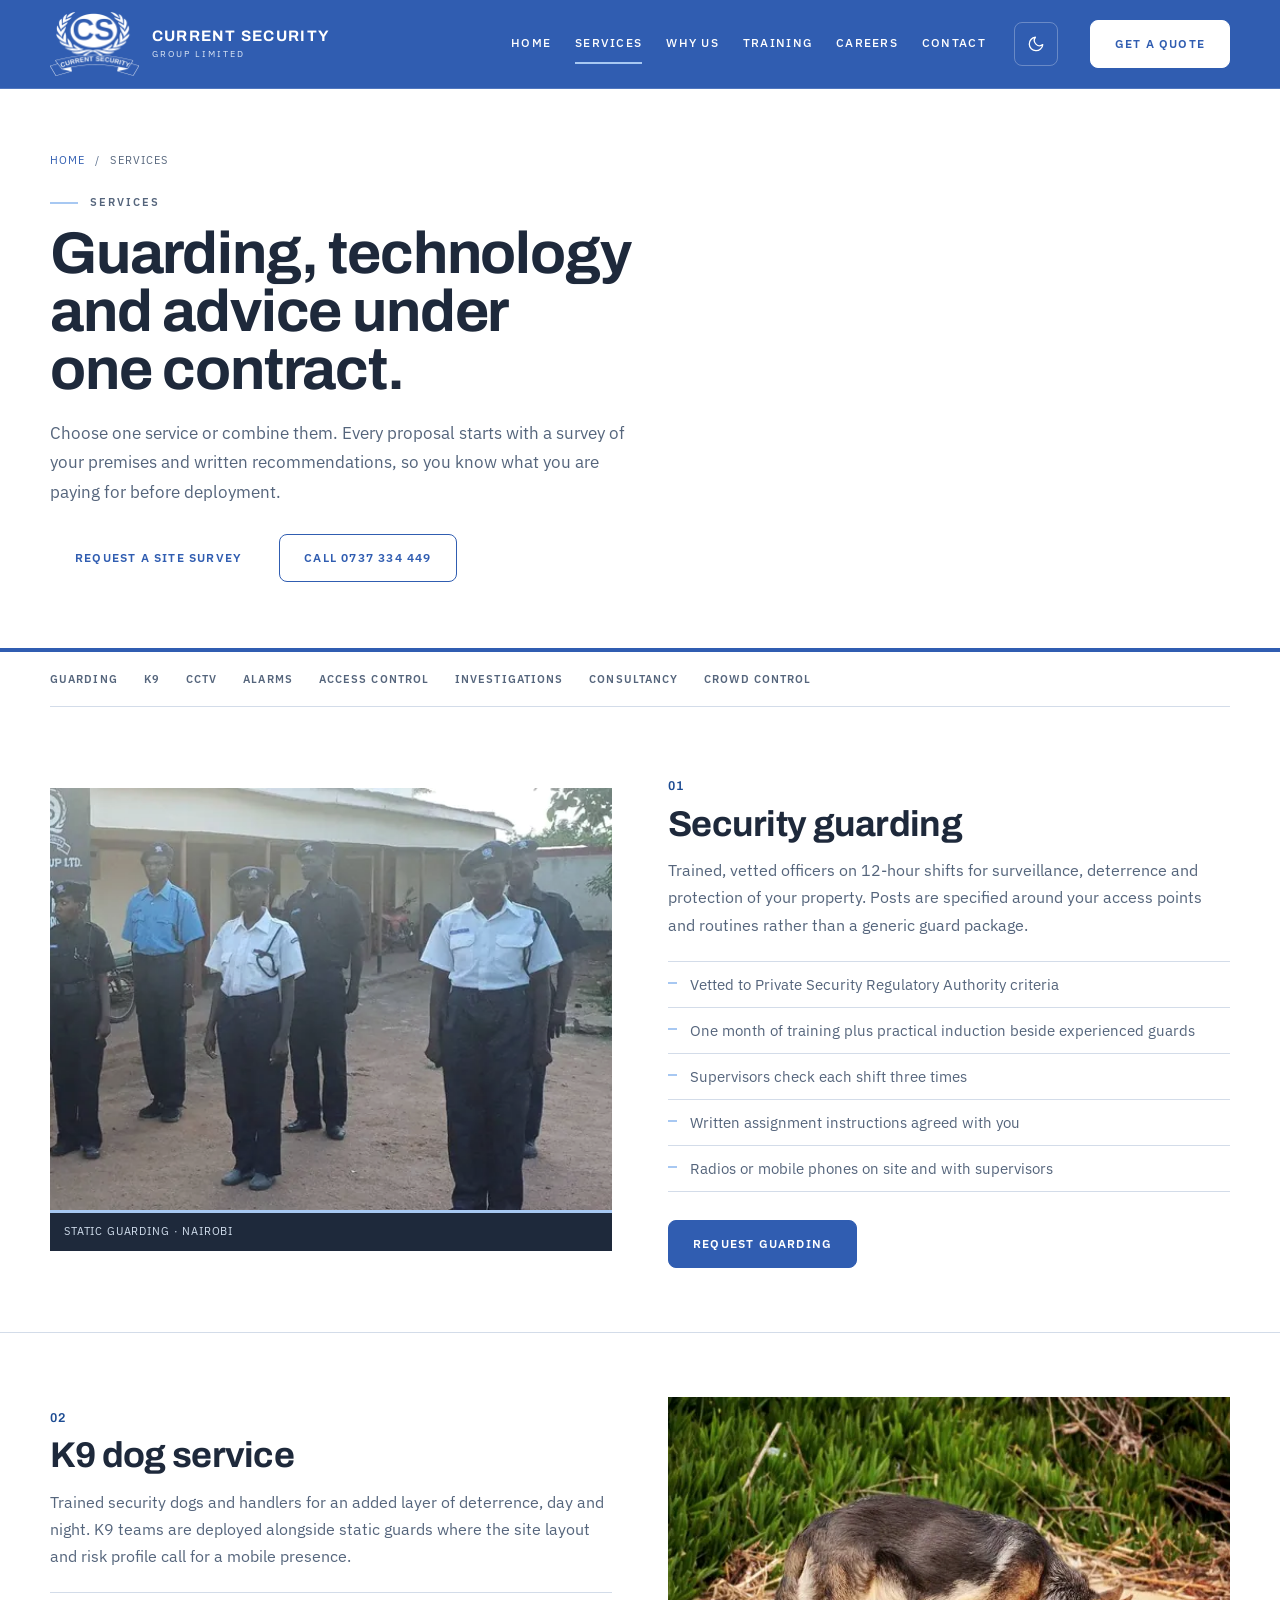
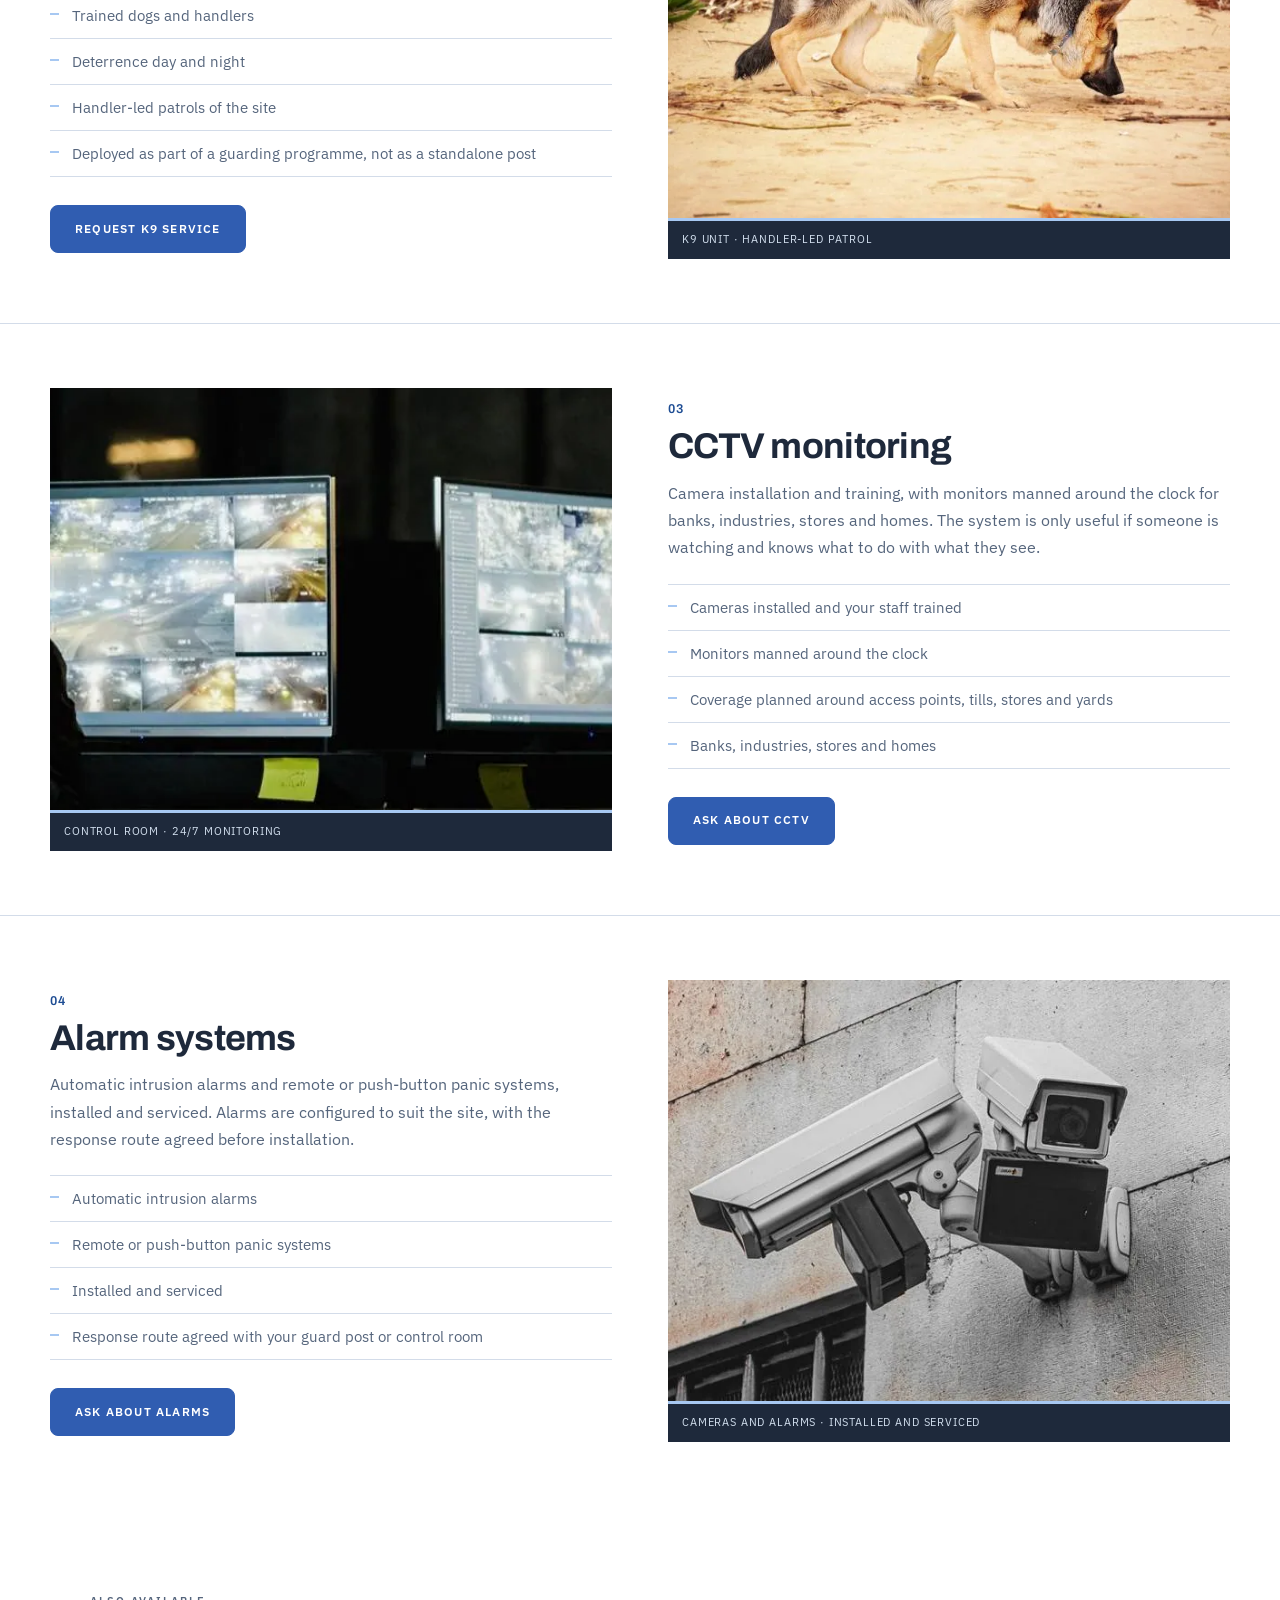
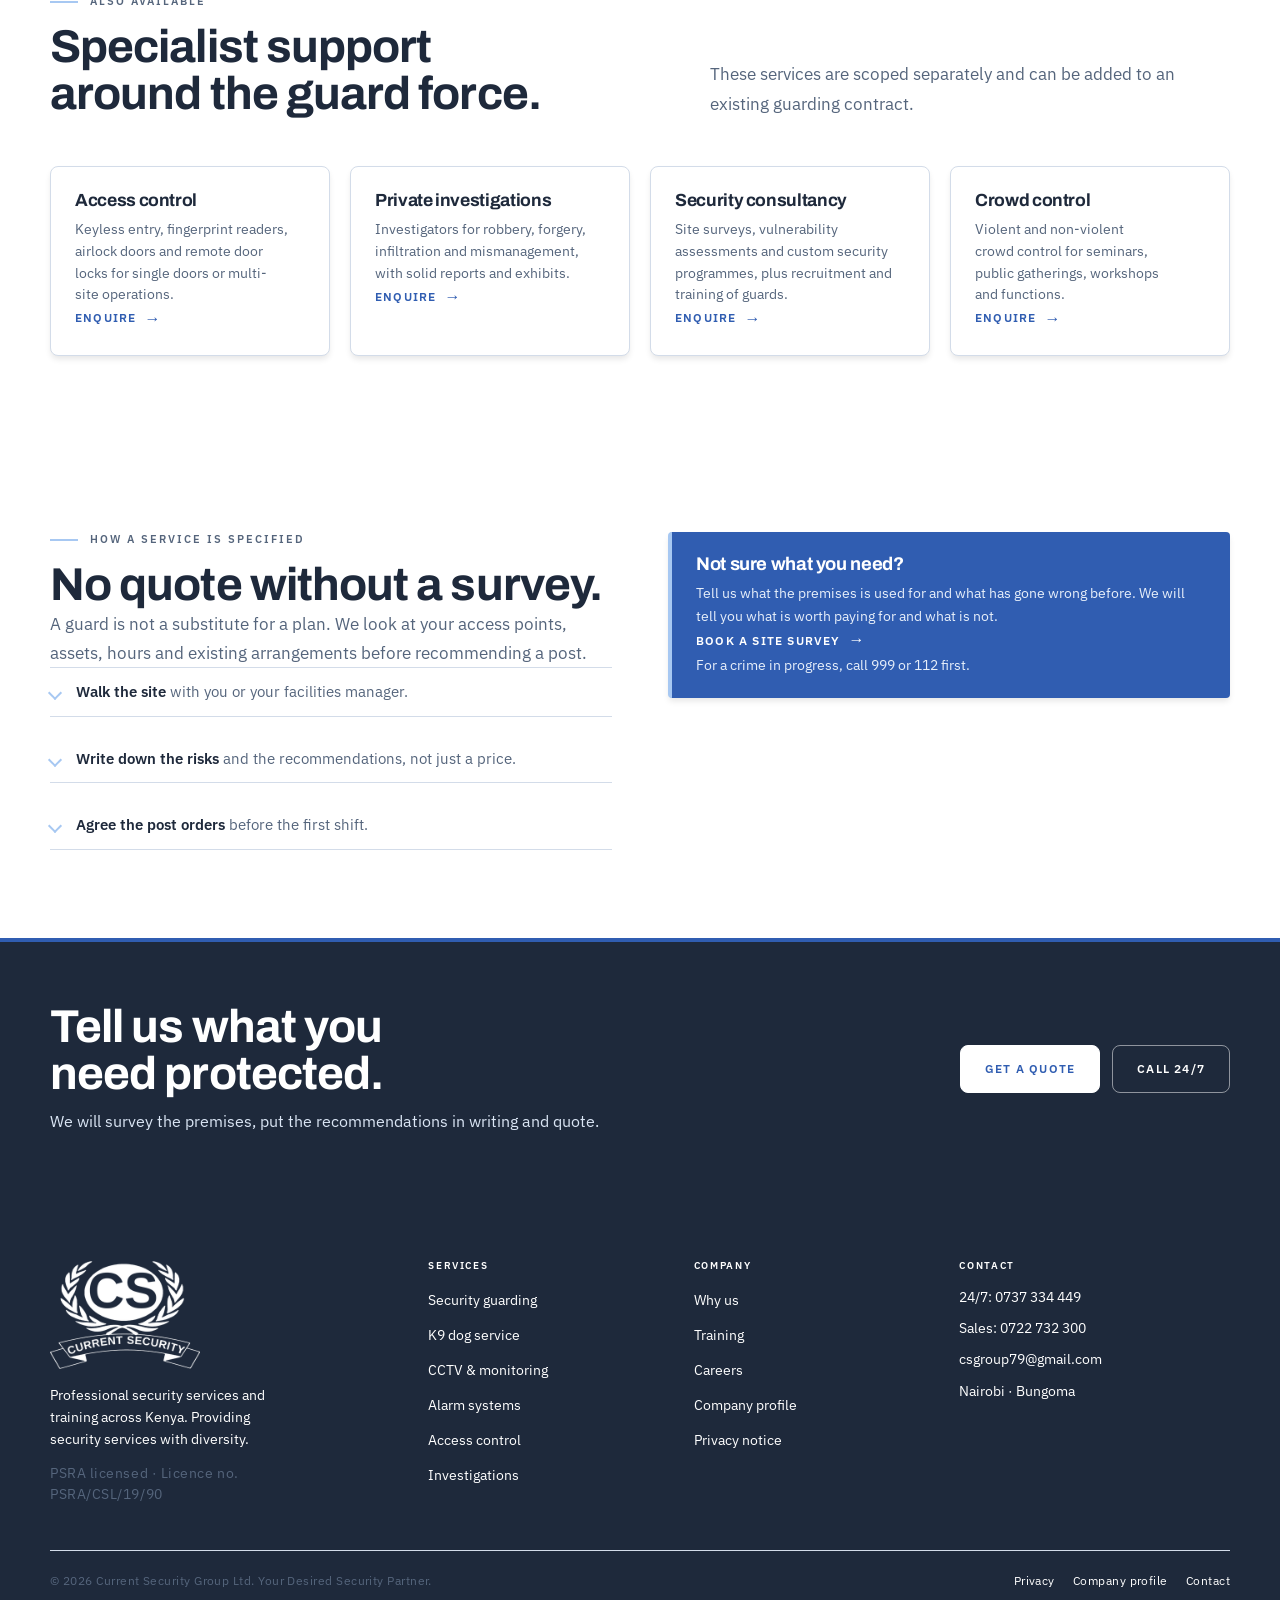
<file: services.html>
<!DOCTYPE html>
<html lang="en-KE">
<head>
<meta charset="utf-8">
<meta name="viewport" content="width=device-width, initial-scale=1">
<title>Security Services in Kenya | Guards, K9, CCTV &amp; Alarms</title>
<meta name="description" content="Security guarding, K9 units, CCTV monitoring, alarms, access control, investigations, consultancy and crowd control from Current Security Group Ltd. Nairobi and Bungoma.">
<meta name="theme-color" content="#305db1">
<meta property="og:type" content="website">
<meta property="og:site_name" content="Current Security Group Ltd">
<meta property="og:title" content="Security Services in Kenya | Current Security Group Ltd">
<meta property="og:description" content="Guarding, K9, CCTV, alarms, access control, investigations, consultancy and crowd control.">
<meta property="og:image" content="assets/img/og-image.jpg">
<meta property="og:image:width" content="1200">
<meta property="og:image:height" content="630">
<meta name="twitter:card" content="summary_large_image">
<link rel="icon" type="image/png" sizes="32x32" href="assets/img/favicon-32.png">
<link rel="apple-touch-icon" href="assets/img/apple-touch-icon.png">
<link rel="manifest" href="site.webmanifest">
<link rel="preload" href="assets/fonts/archivo-latin.woff2" as="font" type="font/woff2" crossorigin>
<script src="assets/js/theme.js"></script>
<link rel="stylesheet" href="assets/css/style.css">
<script src="assets/js/main.js" defer></script>
</head>
<body>
<a class="skip-link" href="#main">Skip to content</a>

<div class="utility">
  <div class="container utility__inner">
    <p class="utility__group utility__group--offices"><span class="utility__dot" aria-hidden="true"></span> 24/7 control room · Nairobi &amp; Bungoma</p>
    <div class="utility__group">
      <span class="text--urgency">Emergency</span>
      <a href="tel:+254737334449" class="text--urgency">0737&nbsp;334&nbsp;449</a>
      <span aria-hidden="true">/</span>
      <a href="contact.html">Contact</a>
    </div>
  </div>
</div>

<header class="site-header">
  <div class="container header__inner">
    <a class="brand" href="index.html">
      <img class="brand__mark" src="assets/img/logo-white.png" alt="" width="360" height="260">
      <span class="brand__text"><strong>CURRENT SECURITY</strong> <span>GROUP LIMITED</span></span>
    </a>
    <nav class="site-nav" aria-label="Main">
      <ul>
        <li><a href="index.html">Home</a></li>
        <li><a href="services.html" aria-current="page">Services</a></li>
        <li><a href="why-us.html">Why us</a></li>
        <li><a href="training.html">Training</a></li>
        <li><a href="careers.html">Careers</a></li>
        <li><a href="contact.html">Contact</a></li>
      </ul>
    </nav>
    <button class="theme-toggle" type="button" data-theme-toggle aria-label="Switch to dark theme">
      <svg class="theme-toggle__moon" viewBox="0 0 24 24" aria-hidden="true" focusable="false"><path d="M21 12.79A9 9 0 1 1 11.21 3 7 7 0 0 0 21 12.79Z"/></svg>
      <svg class="theme-toggle__sun" viewBox="0 0 24 24" aria-hidden="true" focusable="false"><circle cx="12" cy="12" r="4"/><path d="M12 2v2M12 20v2M4.93 4.93l1.42 1.42M17.66 17.66l1.41 1.41M2 12h2M20 12h2M4.93 19.07l1.42-1.42M17.66 6.34l1.41-1.41"/></svg>
    </button>
    <a class="btn btn--accent header__cta" href="contact.html">Get a quote</a>
    <details class="mobile-nav">
      <summary><span>Menu</span><span class="mobile-nav__icon" aria-hidden="true"><span></span><span></span><span></span></span></summary>
      <div class="mobile-nav__panel">
        <nav aria-label="Mobile">
          <ul>
            <li><a href="index.html">Home</a></li>
            <li><a href="services.html" aria-current="page">Services</a></li>
            <li><a href="why-us.html">Why us</a></li>
            <li><a href="training.html">Training</a></li>
            <li><a href="careers.html">Careers</a></li>
            <li><a href="contact.html">Contact</a></li>
          </ul>
        </nav>
        <div class="mobile-nav__foot">
          <a class="btn btn--accent" href="contact.html">Get a quote</a>
          <a class="mobile-nav__phone" href="tel:+254737334449">24/7:&nbsp;0737&nbsp;334&nbsp;449</a>
        </div>
      </div>
    </details>
  </div>
</header>

<main id="main">

  <div class="page-head">
    <div class="container">
      <nav class="breadcrumb" aria-label="Breadcrumb"><a href="index.html">Home</a><span>Services</span></nav>
      <p class="eyebrow">Services</p>
      <h1>Guarding, technology and advice under one contract.</h1>
      <p class="lede">Choose one service or combine them. Every proposal starts with a survey of your premises and written recommendations, so you know what you are paying for before deployment.</p>
      <div class="actions">
        <a class="btn btn--accent" href="contact.html">Request a site survey</a>
        <a class="btn btn--outline" href="tel:+254737334449">Call&nbsp;0737&nbsp;334&nbsp;449</a>
      </div>
    </div>
  </div>

  <div class="container">
    <nav class="anchor-nav" aria-label="Services on this page">
      <a href="#guarding">Guarding</a>
      <a href="#k9">K9</a>
      <a href="#cctv">CCTV</a>
      <a href="#alarms">Alarms</a>
      <a href="#access">Access control</a>
      <a href="#investigations">Investigations</a>
      <a href="#consultancy">Consultancy</a>
      <a href="#crowd">Crowd control</a>
    </nav>
  </div>

  <section class="service-block" id="guarding" aria-labelledby="guarding-title">
    <div class="container service-block__grid">
      <figure class="service-block__media">
        <picture>
          <source type="image/webp" srcset="assets/img/guards-wide-640.webp 640w, assets/img/guards-wide-1000.webp 1000w" sizes="(max-width: 860px) 100vw, 46vw">
          <img src="assets/img/guards-wide-640.jpg" srcset="assets/img/guards-wide-640.jpg 640w, assets/img/guards-wide-1000.jpg 1000w" sizes="(max-width: 860px) 100vw, 46vw" alt="Current Security guards on parade" width="1000" height="625" loading="lazy" decoding="async">
        </picture>
        <figcaption>Static guarding · Nairobi</figcaption>
      </figure>
      <div>
        <span class="service-block__num">01</span>
        <h2 id="guarding-title">Security guarding</h2>
        <p>Trained, vetted officers on 12-hour shifts for surveillance, deterrence and protection of your property. Posts are specified around your access points and routines rather than a generic guard package.</p>
        <ul class="spec-list">
          <li>Vetted to Private Security Regulatory Authority criteria</li>
          <li>One month of training plus practical induction beside experienced guards</li>
          <li>Supervisors check each shift three times</li>
          <li>Written assignment instructions agreed with you</li>
          <li>Radios or mobile phones on site and with supervisors</li>
        </ul>
        <div class="actions">
          <a class="btn btn--navy" href="contact.html?service=guarding">Request guarding</a>
        </div>
      </div>
    </div>
  </section>

  <section class="service-block service-block--flip" id="k9" aria-labelledby="k9-title">
    <div class="container service-block__grid">
      <figure class="service-block__media">
        <picture>
          <source type="image/webp" srcset="assets/img/k9-520.webp 520w, assets/img/k9-800.webp 800w" sizes="(max-width: 860px) 100vw, 46vw">
          <img src="assets/img/k9-520.jpg" srcset="assets/img/k9-520.jpg 520w, assets/img/k9-800.jpg 800w" sizes="(max-width: 860px) 100vw, 46vw" alt="Security dog and handler" width="800" height="533" loading="lazy" decoding="async">
        </picture>
        <figcaption>K9 unit · handler-led patrol</figcaption>
      </figure>
      <div>
        <span class="service-block__num">02</span>
        <h2 id="k9-title">K9 dog service</h2>
        <p>Trained security dogs and handlers for an added layer of deterrence, day and night. K9 teams are deployed alongside static guards where the site layout and risk profile call for a mobile presence.</p>
        <ul class="spec-list">
          <li>Trained dogs and handlers</li>
          <li>Deterrence day and night</li>
          <li>Handler-led patrols of the site</li>
          <li>Deployed as part of a guarding programme, not as a standalone post</li>
        </ul>
        <div class="actions">
          <a class="btn btn--navy" href="contact.html?service=k9">Request K9 service</a>
        </div>
      </div>
    </div>
  </section>

  <section class="service-block" id="cctv" aria-labelledby="cctv-title">
    <div class="container service-block__grid">
      <figure class="service-block__media">
        <picture>
          <source type="image/webp" srcset="assets/img/control-room-560.webp 560w, assets/img/control-room-900.webp 900w" sizes="(max-width: 860px) 100vw, 46vw">
          <img src="assets/img/control-room-560.jpg" srcset="assets/img/control-room-560.jpg 560w, assets/img/control-room-900.jpg 900w" sizes="(max-width: 860px) 100vw, 46vw" alt="CCTV monitors in the control room" width="900" height="390" loading="lazy" decoding="async">
        </picture>
        <figcaption>Control room · 24/7 monitoring</figcaption>
      </figure>
      <div>
        <span class="service-block__num">03</span>
        <h2 id="cctv-title">CCTV monitoring</h2>
        <p>Camera installation and training, with monitors manned around the clock for banks, industries, stores and homes. The system is only useful if someone is watching and knows what to do with what they see.</p>
        <ul class="spec-list">
          <li>Cameras installed and your staff trained</li>
          <li>Monitors manned around the clock</li>
          <li>Coverage planned around access points, tills, stores and yards</li>
          <li>Banks, industries, stores and homes</li>
        </ul>
        <div class="actions">
          <a class="btn btn--navy" href="contact.html?service=cctv">Ask about CCTV</a>
        </div>
      </div>
    </div>
  </section>

  <section class="service-block service-block--flip" id="alarms" aria-labelledby="alarms-title">
    <div class="container service-block__grid">
      <figure class="service-block__media">
        <picture>
          <source type="image/webp" srcset="assets/img/cctv-camera-520.webp 520w, assets/img/cctv-camera-800.webp 800w" sizes="(max-width: 860px) 100vw, 46vw">
          <img src="assets/img/cctv-camera-520.jpg" srcset="assets/img/cctv-camera-520.jpg 520w, assets/img/cctv-camera-800.jpg 800w" sizes="(max-width: 860px) 100vw, 46vw" alt="Security cameras mounted on a wall" width="800" height="465" loading="lazy" decoding="async">
        </picture>
        <figcaption>Cameras and alarms · installed and serviced</figcaption>
      </figure>
      <div>
        <span class="service-block__num">04</span>
        <h2 id="alarms-title">Alarm systems</h2>
        <p>Automatic intrusion alarms and remote or push-button panic systems, installed and serviced. Alarms are configured to suit the site, with the response route agreed before installation.</p>
        <ul class="spec-list">
          <li>Automatic intrusion alarms</li>
          <li>Remote or push-button panic systems</li>
          <li>Installed and serviced</li>
          <li>Response route agreed with your guard post or control room</li>
        </ul>
        <div class="actions">
          <a class="btn btn--navy" href="contact.html?service=alarms">Ask about alarms</a>
        </div>
      </div>
    </div>
  </section>

  <section class="section section--white" aria-labelledby="also-title">
    <div class="container">
      <header class="section__head">
        <div>
          <p class="eyebrow">Also available</p>
          <h2 id="also-title">Specialist support around the guard force.</h2>
        </div>
        <p class="lede">These services are scoped separately and can be added to an existing guarding contract.</p>
      </header>
      <div class="also-grid">
        <article id="access">
          <h3>Access control</h3>
          <p>Keyless entry, fingerprint readers, airlock doors and remote door locks for single doors or multi-site operations.</p>
          <p><a class="link-arrow" href="contact.html?service=access">Enquire</a></p>
        </article>
        <article id="investigations">
          <h3>Private investigations</h3>
          <p>Investigators for robbery, forgery, infiltration and mismanagement, with solid reports and exhibits.</p>
          <p><a class="link-arrow" href="contact.html?service=investigations">Enquire</a></p>
        </article>
        <article id="consultancy">
          <h3>Security consultancy</h3>
          <p>Site surveys, vulnerability assessments and custom security programmes, plus recruitment and training of guards.</p>
          <p><a class="link-arrow" href="contact.html?service=consultancy">Enquire</a></p>
        </article>
        <article id="crowd">
          <h3>Crowd control</h3>
          <p>Violent and non-violent crowd control for seminars, public gatherings, workshops and functions.</p>
          <p><a class="link-arrow" href="contact.html?service=crowd">Enquire</a></p>
        </article>
      </div>
    </div>
  </section>

  <section class="section">
    <div class="container split">
      <div>
        <p class="eyebrow">How a service is specified</p>
        <h2>No quote without a survey.</h2>
        <p class="lede">A guard is not a substitute for a plan. We look at your access points, assets, hours and existing arrangements before recommending a post.</p>
        <ul class="checklist stack">
          <li><strong>Walk the site</strong> with you or your facilities manager.</li>
          <li><strong>Write down the risks</strong> and the recommendations, not just a price.</li>
          <li><strong>Agree the post orders</strong> before the first shift.</li>
        </ul>
      </div>
      <div class="callout callout--navy">
        <h3>Not sure what you need?</h3>
        <p>Tell us what the premises is used for and what has gone wrong before. We will tell you what is worth paying for and what is not.</p>
        <p><a class="link-arrow" href="contact.html">Book a site survey</a></p>
        <p class="small">For a crime in progress, call 999 or 112 first.</p>
      </div>
    </div>
  </section>

  <section class="cta">
    <div class="container cta__inner">
      <div>
        <h2>Tell us what you need protected.</h2>
        <p>We will survey the premises, put the recommendations in writing and quote.</p>
      </div>
      <div class="cta__actions">
        <a class="btn btn--accent" href="contact.html">Get a quote</a>
        <a class="btn btn--outline-light" href="tel:+254737334449">Call&nbsp;24/7</a>
      </div>
    </div>
  </section>

</main>

<footer class="site-footer">
  <div class="container">
    <div class="footer__grid">
      <div class="footer__brand">
        <img src="assets/img/logo-white.png" alt="Current Security Group Ltd" width="360" height="260">
        <p>Professional security services and training across Kenya. Providing security services with diversity.</p>
        <p class="footer__brand-note">PSRA licensed · Licence no. PSRA/CSL/19/90</p>
      </div>
      <div class="footer__col">
        <h2>Services</h2>
        <ul>
          <li><a href="services.html#guarding">Security guarding</a></li>
          <li><a href="services.html#k9">K9 dog service</a></li>
          <li><a href="services.html#cctv">CCTV &amp; monitoring</a></li>
          <li><a href="services.html#alarms">Alarm systems</a></li>
          <li><a href="services.html#access">Access control</a></li>
          <li><a href="services.html#investigations">Investigations</a></li>
        </ul>
      </div>
      <div class="footer__col">
        <h2>Company</h2>
        <ul>
          <li><a href="why-us.html">Why us</a></li>
          <li><a href="training.html">Training</a></li>
          <li><a href="careers.html">Careers</a></li>
          <li><a href="profile.html">Company profile</a></li>
          <li><a href="privacy.html">Privacy notice</a></li>
        </ul>
      </div>
      <div class="footer__col footer__contact">
        <h2>Contact</h2>
        <p><a href="tel:+254737334449">24/7:&nbsp;0737&nbsp;334&nbsp;449</a></p>
        <p><a href="tel:+254722732300">Sales:&nbsp;0722&nbsp;732&nbsp;300</a></p>
        <p><a href="mailto:csgroup79@gmail.com">csgroup79@gmail.com</a></p>
        <p>Nairobi · Bungoma</p>
      </div>
    </div>
    <div class="footer__bottom">
      <p>© <span data-year>2026</span> Current Security Group Ltd. Your Desired Security Partner.</p>
      <div class="footer__legal">
        <a href="privacy.html">Privacy</a>
        <a href="profile.html">Company profile</a>
        <a href="contact.html">Contact</a>
      </div>
    </div>
  </div>
</footer>

<div class="mobile-actions no-print">
  <a href="tel:+254737334449">
    <svg viewBox="0 0 24 24" aria-hidden="true" focusable="false"><path d="M6.6 3.5 9 3l1.6 4.2-2 1.4a12.4 12.4 0 0 0 6.8 6.8l1.4-2L21 15l-.5 2.4a2 2 0 0 1-2.2 1.5C10.4 18.2 5.8 13.6 5.1 5.7A2 2 0 0 1 6.6 3.5Z"/></svg>
    Call&nbsp;24/7
  </a>
  <a href="https://wa.me/254737334449" target="_blank" rel="noopener noreferrer">
    <svg viewBox="0 0 24 24" aria-hidden="true" focusable="false"><path d="M21 11.5a8.4 8.4 0 0 1-12.4 7.4L4 20l1.1-4.5A8.4 8.4 0 1 1 21 11.5Z"/><path d="M9 8.6c.2-.4.4-.4.7-.4h.5c.2 0 .4 0 .6.5l.7 1.6c.1.3 0 .5-.1.7l-.4.5c-.1.2-.2.3 0 .6a6 6 0 0 0 2.7 2.3c.3.1.5.1.6-.1l.6-.7c.2-.2.4-.2.6-.1l1.5.7c.3.1.4.2.4.4a2.2 2.2 0 0 1-1.7 2.1c-.8.2-1.8 0-3.3-.7a9.2 9.2 0 0 1-4.4-4.3c-.6-1.2-.9-2.2-.8-3 .1-.5.4-.9.7-1.1Z"/></svg>
    WhatsApp
  </a>
  <a href="contact.html">
    <svg viewBox="0 0 24 24" aria-hidden="true" focusable="false"><path d="M4 4h16v16H4z"/><path d="m4 7 8 6 8-6"/></svg>
    Quote
  </a>
</div>

</body>
</html>
</file>
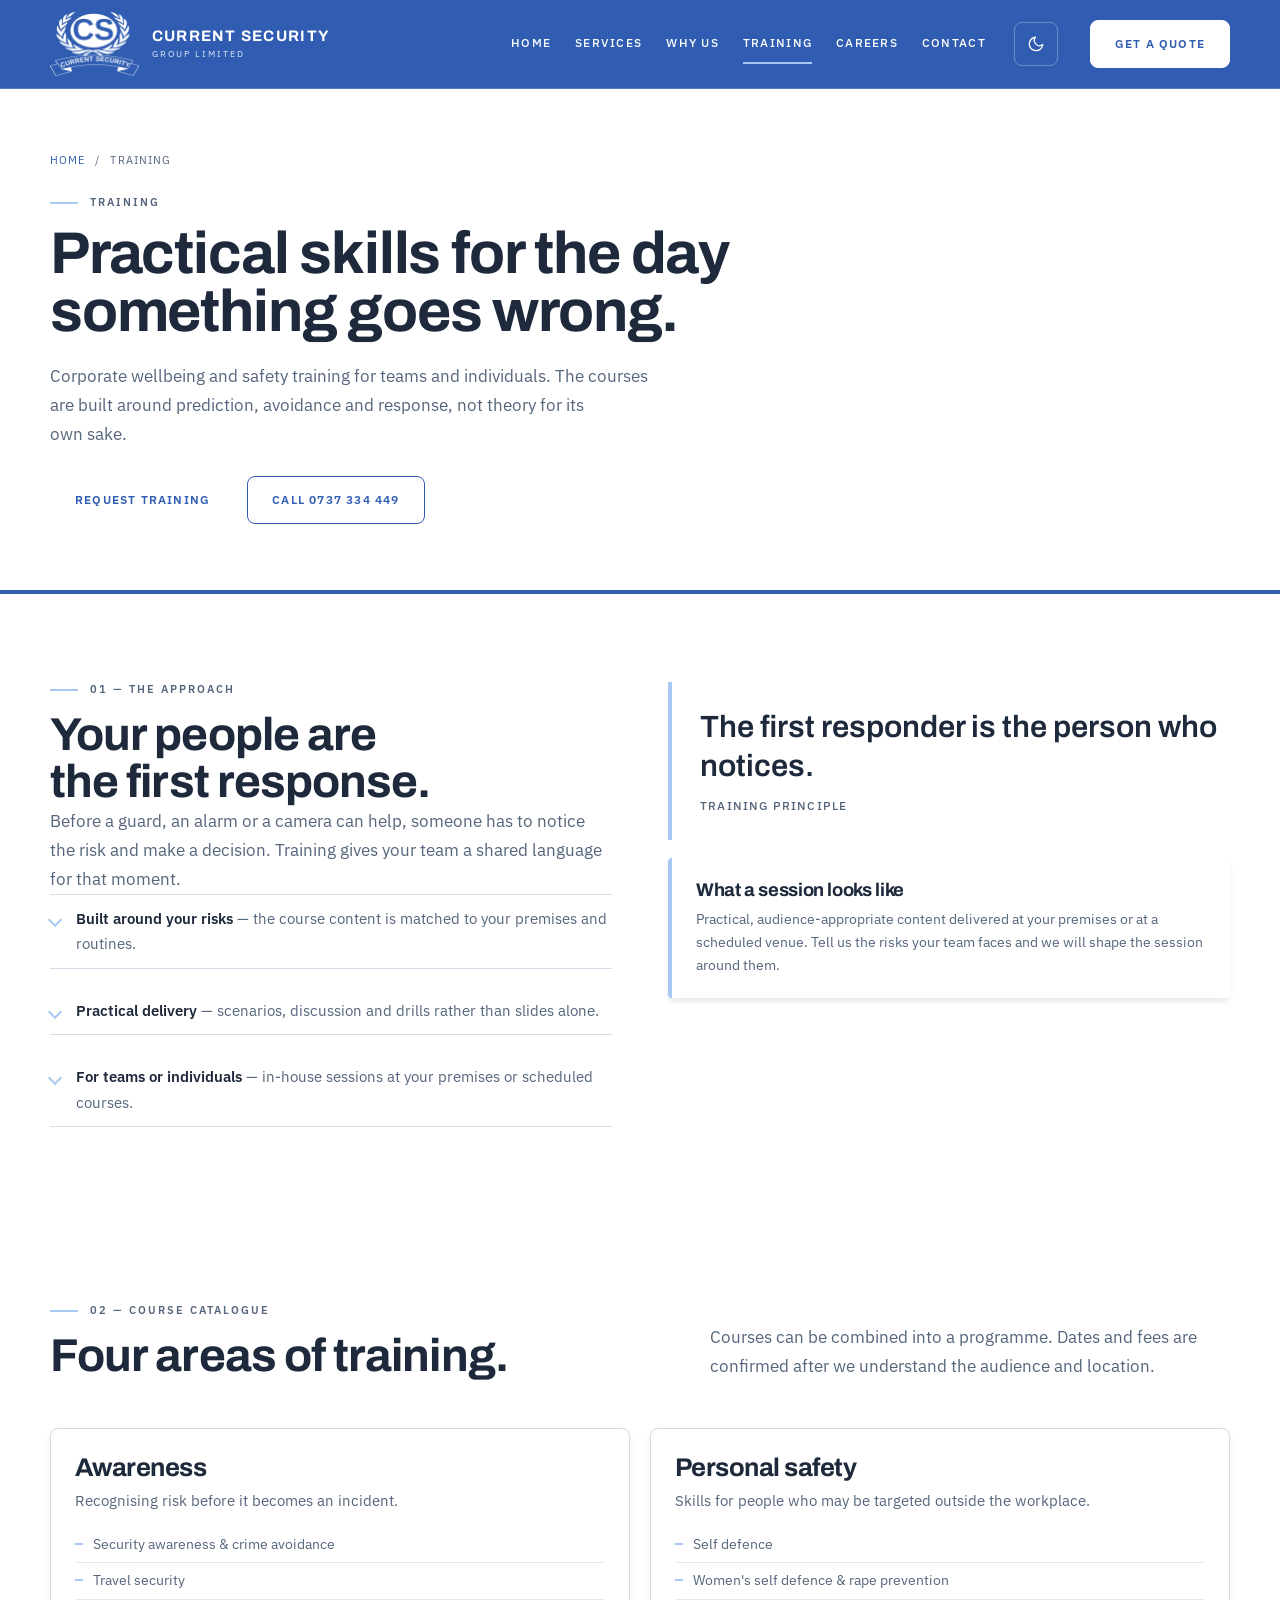
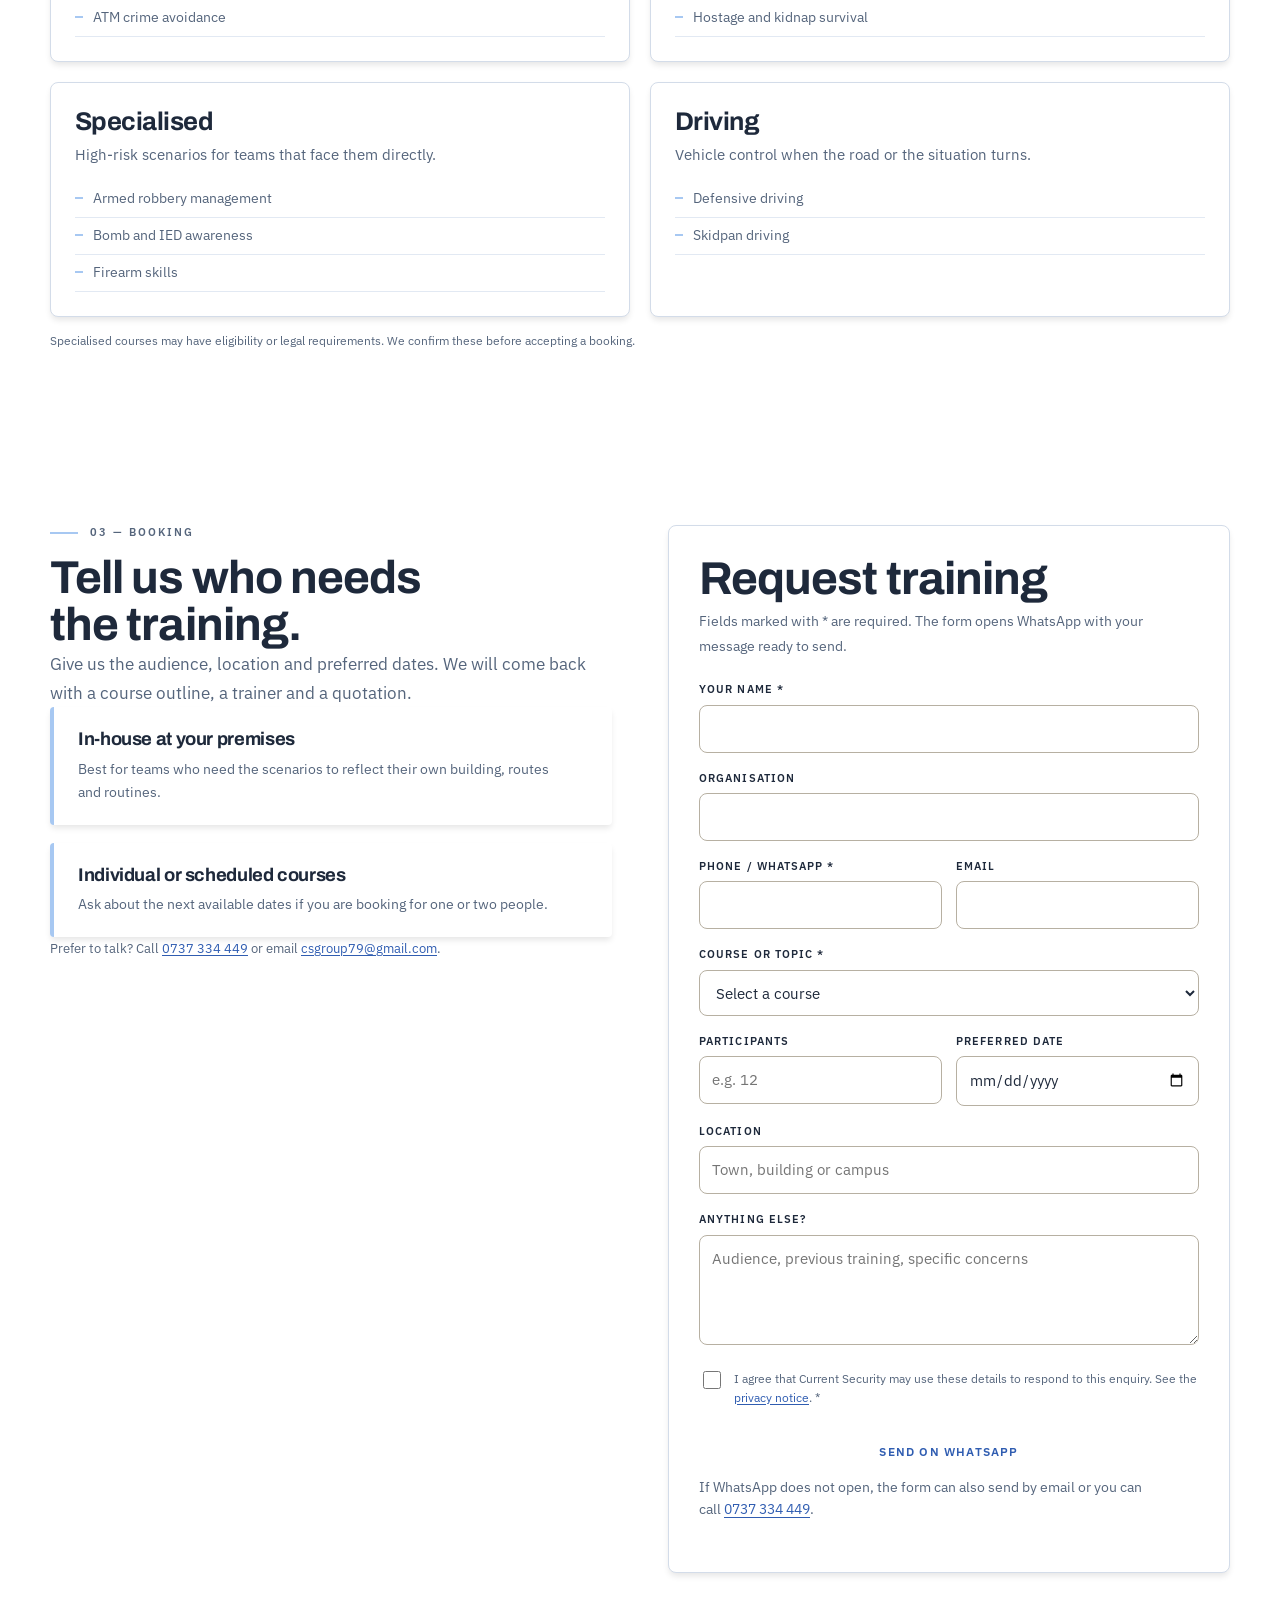
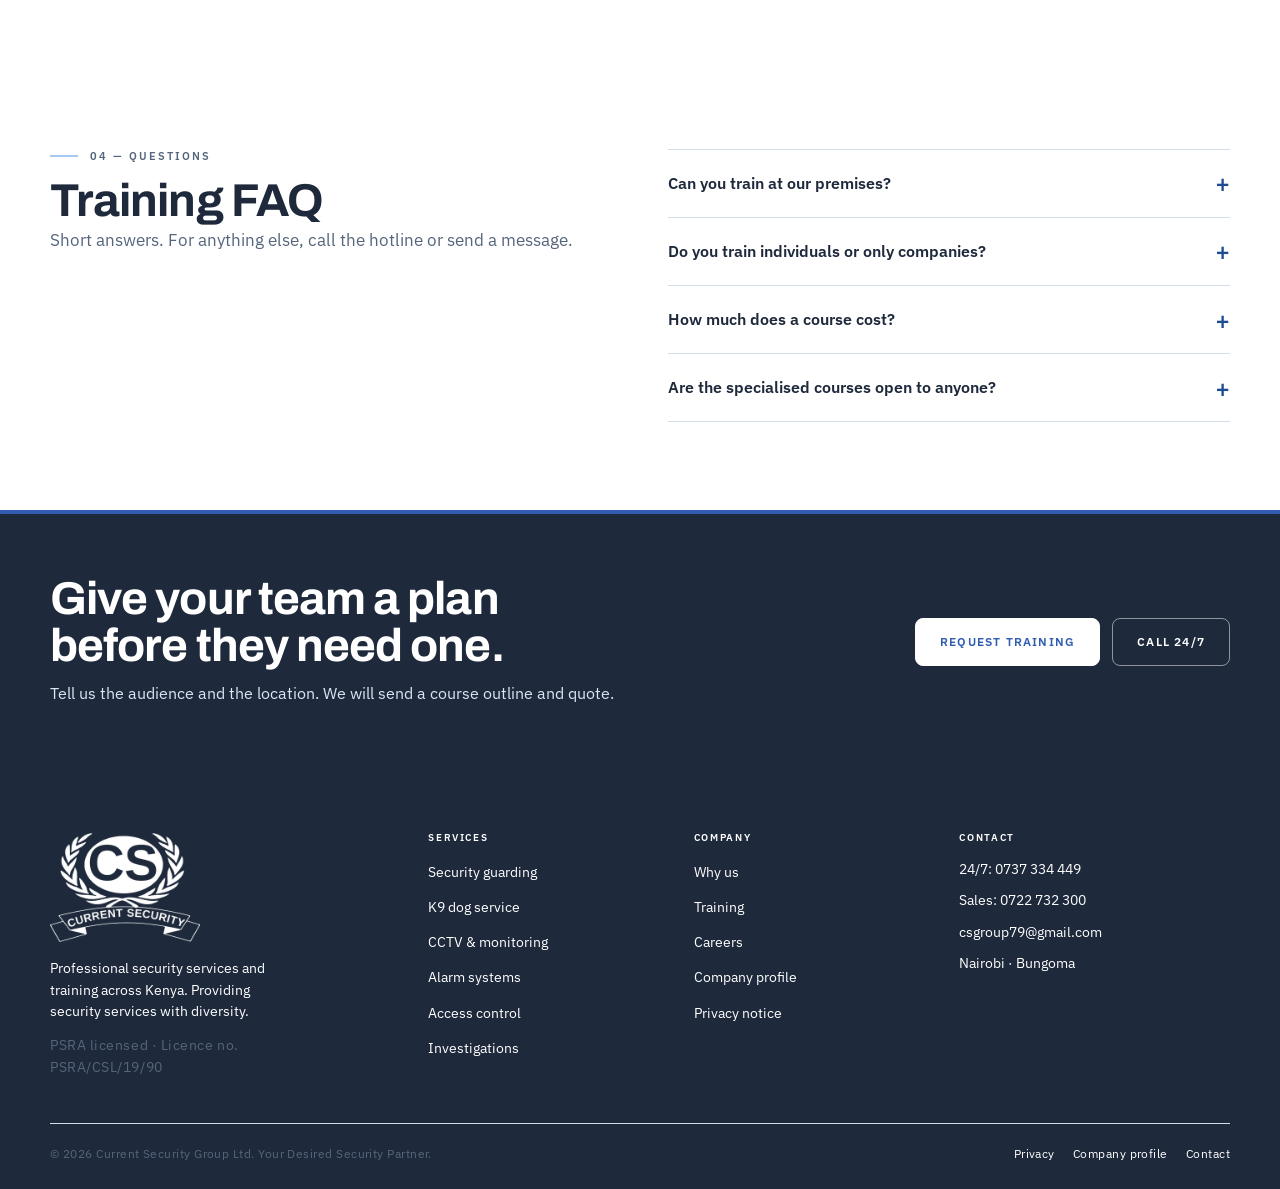
<file: training.html>
<!DOCTYPE html>
<html lang="en-KE">
<head>
<meta charset="utf-8">
<meta name="viewport" content="width=device-width, initial-scale=1">
<title>Security Awareness &amp; Safety Training in Kenya | Current Security</title>
<meta name="description" content="Practical security awareness, personal safety, specialised and defensive driving courses for companies and individuals in Kenya. In-house training and scheduled courses.">
<meta name="theme-color" content="#305db1">
<meta property="og:type" content="website">
<meta property="og:site_name" content="Current Security Group Ltd">
<meta property="og:title" content="Security Awareness &amp; Safety Training in Kenya">
<meta property="og:description" content="Practical courses in crime avoidance, personal safety, robbery management, bomb awareness and defensive driving.">
<meta property="og:image" content="assets/img/og-image.jpg">
<meta property="og:image:width" content="1200">
<meta property="og:image:height" content="630">
<meta name="twitter:card" content="summary_large_image">
<link rel="icon" type="image/png" sizes="32x32" href="assets/img/favicon-32.png">
<link rel="apple-touch-icon" href="assets/img/apple-touch-icon.png">
<link rel="manifest" href="site.webmanifest">
<link rel="preload" href="assets/fonts/archivo-latin.woff2" as="font" type="font/woff2" crossorigin>
<script src="assets/js/theme.js"></script>
<link rel="stylesheet" href="assets/css/style.css">
<script src="assets/js/main.js" defer></script>
</head>
<body>
<a class="skip-link" href="#main">Skip to content</a>

<div class="utility">
  <div class="container utility__inner">
    <p class="utility__group utility__group--offices"><span class="utility__dot" aria-hidden="true"></span> 24/7 control room · Nairobi &amp; Bungoma</p>
    <div class="utility__group">
      <span class="text--urgency">Emergency</span>
      <a href="tel:+254737334449" class="text--urgency">0737&nbsp;334&nbsp;449</a>
      <span aria-hidden="true">/</span>
      <a href="contact.html">Contact</a>
    </div>
  </div>
</div>

<header class="site-header">
  <div class="container header__inner">
    <a class="brand" href="index.html">
      <img class="brand__mark" src="assets/img/logo-white.png" alt="" width="360" height="260">
      <span class="brand__text"><strong>CURRENT SECURITY</strong> <span>GROUP LIMITED</span></span>
    </a>
    <nav class="site-nav" aria-label="Main">
      <ul>
        <li><a href="index.html">Home</a></li>
        <li><a href="services.html">Services</a></li>
        <li><a href="why-us.html">Why us</a></li>
        <li><a href="training.html" aria-current="page">Training</a></li>
        <li><a href="careers.html">Careers</a></li>
        <li><a href="contact.html">Contact</a></li>
      </ul>
    </nav>
    <button class="theme-toggle" type="button" data-theme-toggle aria-label="Switch to dark theme">
      <svg class="theme-toggle__moon" viewBox="0 0 24 24" aria-hidden="true" focusable="false"><path d="M21 12.79A9 9 0 1 1 11.21 3 7 7 0 0 0 21 12.79Z"/></svg>
      <svg class="theme-toggle__sun" viewBox="0 0 24 24" aria-hidden="true" focusable="false"><circle cx="12" cy="12" r="4"/><path d="M12 2v2M12 20v2M4.93 4.93l1.42 1.42M17.66 17.66l1.41 1.41M2 12h2M20 12h2M4.93 19.07l1.42-1.42M17.66 6.34l1.41-1.41"/></svg>
    </button>
    <a class="btn btn--accent header__cta" href="contact.html">Get a quote</a>
    <details class="mobile-nav">
      <summary><span>Menu</span><span class="mobile-nav__icon" aria-hidden="true"><span></span><span></span><span></span></span></summary>
      <div class="mobile-nav__panel">
        <nav aria-label="Mobile">
          <ul>
            <li><a href="index.html">Home</a></li>
            <li><a href="services.html">Services</a></li>
            <li><a href="why-us.html">Why us</a></li>
            <li><a href="training.html" aria-current="page">Training</a></li>
            <li><a href="careers.html">Careers</a></li>
            <li><a href="contact.html">Contact</a></li>
          </ul>
        </nav>
        <div class="mobile-nav__foot">
          <a class="btn btn--accent" href="contact.html">Get a quote</a>
          <a class="mobile-nav__phone" href="tel:+254737334449">24/7:&nbsp;0737&nbsp;334&nbsp;449</a>
        </div>
      </div>
    </details>
  </div>
</header>

<main id="main">

  <div class="page-head">
    <div class="container">
      <nav class="breadcrumb" aria-label="Breadcrumb"><a href="index.html">Home</a><span>Training</span></nav>
      <p class="eyebrow">Training</p>
      <h1>Practical skills for the day something goes wrong.</h1>
      <p class="lede">Corporate wellbeing and safety training for teams and individuals. The courses are built around prediction, avoidance and response, not theory for its own sake.</p>
      <div class="actions">
        <a class="btn btn--accent" href="#book">Request training</a>
        <a class="btn btn--outline" href="tel:+254737334449">Call&nbsp;0737&nbsp;334&nbsp;449</a>
      </div>
    </div>
  </div>

  <section class="section">
    <div class="container split">
      <div>
        <p class="eyebrow">01 — The approach</p>
        <h2>Your people are the first response.</h2>
        <p class="lede">Before a guard, an alarm or a camera can help, someone has to notice the risk and make a decision. Training gives your team a shared language for that moment.</p>
        <ul class="checklist stack">
          <li><strong>Built around your risks</strong> — the course content is matched to your premises and routines.</li>
          <li><strong>Practical delivery</strong> — scenarios, discussion and drills rather than slides alone.</li>
          <li><strong>For teams or individuals</strong> — in-house sessions at your premises or scheduled courses.</li>
        </ul>
      </div>
      <div class="stack">
        <blockquote class="quote-line">The first responder is the person who notices.<cite>Training principle</cite></blockquote>
        <div class="callout">
          <h3>What a session looks like</h3>
          <p>Practical, audience-appropriate content delivered at your premises or at a scheduled venue. Tell us the risks your team faces and we will shape the session around them.</p>
        </div>
      </div>
    </div>
  </section>

  <section class="section section--white">
    <div class="container">
      <header class="section__head">
        <div>
          <p class="eyebrow">02 — Course catalogue</p>
          <h2>Four areas of training.</h2>
        </div>
        <p class="lede">Courses can be combined into a programme. Dates and fees are confirmed after we understand the audience and location.</p>
      </header>

      <div class="course-grid">
        <article class="course">
          <h3>Awareness</h3>
          <p>Recognising risk before it becomes an incident.</p>
          <ul>
            <li>Security awareness &amp; crime avoidance</li>
            <li>Travel security</li>
            <li>ATM crime avoidance</li>
          </ul>
        </article>
        <article class="course">
          <h3>Personal safety</h3>
          <p>Skills for people who may be targeted outside the workplace.</p>
          <ul>
            <li>Self defence</li>
            <li>Women's self defence &amp; rape prevention</li>
            <li>Hostage and kidnap survival</li>
          </ul>
        </article>
        <article class="course">
          <h3>Specialised</h3>
          <p>High-risk scenarios for teams that face them directly.</p>
          <ul>
            <li>Armed robbery management</li>
            <li>Bomb and IED awareness</li>
            <li>Firearm skills</li>
          </ul>
        </article>
        <article class="course">
          <h3>Driving</h3>
          <p>Vehicle control when the road or the situation turns.</p>
          <ul>
            <li>Defensive driving</li>
            <li>Skidpan driving</li>
          </ul>
        </article>
      </div>
      <p class="form-note">Specialised courses may have eligibility or legal requirements. We confirm these before accepting a booking.</p>
    </div>
  </section>

  <section class="section" id="book">
    <div class="container split">
      <div>
        <p class="eyebrow">03 — Booking</p>
        <h2>Tell us who needs the training.</h2>
        <p class="lede">Give us the audience, location and preferred dates. We will come back with a course outline, a trainer and a quotation.</p>
        <div class="stack">
          <div class="callout">
            <h3>In-house at your premises</h3>
            <p>Best for teams who need the scenarios to reflect their own building, routes and routines.</p>
          </div>
          <div class="callout">
            <h3>Individual or scheduled courses</h3>
            <p>Ask about the next available dates if you are booking for one or two people.</p>
          </div>
        </div>
        <p class="small">Prefer to talk? Call <a href="tel:+254737334449">0737&nbsp;334&nbsp;449</a> or email <a href="mailto:csgroup79@gmail.com">csgroup79@gmail.com</a>.</p>
      </div>

      <form class="form-panel" data-wa-form data-form="training" data-subject="Training enquiry" action="mailto:csgroup79@gmail.com" method="post" enctype="text/plain">
        <h2>Request training</h2>
        <p>Fields marked with * are required. The form opens WhatsApp with your message ready to send.</p>

        <div class="field">
          <label for="tr-name">Your name *</label>
          <input type="text" id="tr-name" name="name" autocomplete="name" required>
        </div>
        <div class="field">
          <label for="tr-org">Organisation</label>
          <input type="text" id="tr-org" name="organisation" autocomplete="organization">
        </div>
        <div class="field-row">
          <div class="field">
            <label for="tr-phone">Phone / WhatsApp *</label>
            <input id="tr-phone" name="phone" type="tel" inputmode="tel" autocomplete="tel" required>
          </div>
          <div class="field">
            <label for="tr-email">Email</label>
            <input id="tr-email" name="email" type="email" inputmode="email" autocomplete="email">
          </div>
        </div>
        <div class="field">
          <label for="tr-course">Course or topic *</label>
          <select id="tr-course" name="course" required>
            <option value="" disabled selected>Select a course</option>
            <option>Security awareness &amp; crime avoidance</option>
            <option>Travel security</option>
            <option>ATM crime avoidance</option>
            <option>Self defence</option>
            <option>Women's self defence &amp; rape prevention</option>
            <option>Hostage and kidnap survival</option>
            <option>Armed robbery management</option>
            <option>Bomb and IED awareness</option>
            <option>Firearm skills</option>
            <option>Defensive driving</option>
            <option>Skidpan driving</option>
            <option>Combined programme / not sure yet</option>
          </select>
        </div>
        <div class="field-row">
          <div class="field">
            <label for="tr-people">Participants</label>
            <input id="tr-people" name="participants" type="number" min="1" inputmode="numeric" placeholder="e.g. 12">
          </div>
          <div class="field">
            <label for="tr-date">Preferred date</label>
            <input id="tr-date" name="date" type="date">
          </div>
        </div>
        <div class="field">
          <label for="tr-where">Location</label>
          <input type="text" id="tr-where" name="where" placeholder="Town, building or campus">
        </div>
        <div class="field">
          <label for="tr-details">Anything else?</label>
          <textarea id="tr-details" name="details" rows="3" placeholder="Audience, previous training, specific concerns"></textarea>
        </div>

        <div class="hp" aria-hidden="true">
          <label for="tr-company">Company website</label>
          <input type="text" id="tr-company" name="company_website" tabindex="-1" autocomplete="off">
        </div>

        <div class="field field--check">
          <input id="tr-consent" name="consent" type="checkbox" required>
          <label for="tr-consent">I agree that Current Security may use these details to respond to this enquiry. See the <a href="privacy.html">privacy notice</a>. *</label>
        </div>

        <button class="btn btn--accent" type="submit">Send on WhatsApp</button>
        <p class="form-status" role="status" aria-live="polite"></p>
        <p class="form-note">If WhatsApp does not open, the form can also send by email or you can call <a href="tel:+254737334449">0737&nbsp;334&nbsp;449</a>.</p>
      </form>
    </div>
  </section>

  <section class="section section--white">
    <div class="container split">
      <div>
        <p class="eyebrow">04 — Questions</p>
        <h2>Training FAQ</h2>
        <p class="lede">Short answers. For anything else, call the hotline or send a message.</p>
      </div>
      <div class="faq">
        <details>
          <summary>Can you train at our premises?</summary>
          <p>Yes. In-house training is delivered at your premises and can be built around your building, routes and routines.</p>
        </details>
        <details>
          <summary>Do you train individuals or only companies?</summary>
          <p>Both. We can book individuals onto scheduled courses, or run a session for a team.</p>
        </details>
        <details>
          <summary>How much does a course cost?</summary>
          <p>Fees depend on the course, the number of participants and the location. We confirm the scope first, then send a quotation.</p>
        </details>
        <details>
          <summary>Are the specialised courses open to anyone?</summary>
          <p>Some specialised courses have eligibility or legal requirements. We confirm these before accepting a booking.</p>
        </details>
      </div>
    </div>
  </section>

  <section class="cta">
    <div class="container cta__inner">
      <div>
        <h2>Give your team a plan before they need one.</h2>
        <p>Tell us the audience and the location. We will send a course outline and quote.</p>
      </div>
      <div class="cta__actions">
        <a class="btn btn--accent" href="#book">Request training</a>
        <a class="btn btn--outline-light" href="tel:+254737334449">Call&nbsp;24/7</a>
      </div>
    </div>
  </section>

</main>

<footer class="site-footer">
  <div class="container">
    <div class="footer__grid">
      <div class="footer__brand">
        <img src="assets/img/logo-white.png" alt="Current Security Group Ltd" width="360" height="260">
        <p>Professional security services and training across Kenya. Providing security services with diversity.</p>
        <p class="footer__brand-note">PSRA licensed · Licence no. PSRA/CSL/19/90</p>
      </div>
      <div class="footer__col">
        <h2>Services</h2>
        <ul>
          <li><a href="services.html#guarding">Security guarding</a></li>
          <li><a href="services.html#k9">K9 dog service</a></li>
          <li><a href="services.html#cctv">CCTV &amp; monitoring</a></li>
          <li><a href="services.html#alarms">Alarm systems</a></li>
          <li><a href="services.html#access">Access control</a></li>
          <li><a href="services.html#investigations">Investigations</a></li>
        </ul>
      </div>
      <div class="footer__col">
        <h2>Company</h2>
        <ul>
          <li><a href="why-us.html">Why us</a></li>
          <li><a href="training.html">Training</a></li>
          <li><a href="careers.html">Careers</a></li>
          <li><a href="profile.html">Company profile</a></li>
          <li><a href="privacy.html">Privacy notice</a></li>
        </ul>
      </div>
      <div class="footer__col footer__contact">
        <h2>Contact</h2>
        <p><a href="tel:+254737334449">24/7:&nbsp;0737&nbsp;334&nbsp;449</a></p>
        <p><a href="tel:+254722732300">Sales:&nbsp;0722&nbsp;732&nbsp;300</a></p>
        <p><a href="mailto:csgroup79@gmail.com">csgroup79@gmail.com</a></p>
        <p>Nairobi · Bungoma</p>
      </div>
    </div>
    <div class="footer__bottom">
      <p>© <span data-year>2026</span> Current Security Group Ltd. Your Desired Security Partner.</p>
      <div class="footer__legal">
        <a href="privacy.html">Privacy</a>
        <a href="profile.html">Company profile</a>
        <a href="contact.html">Contact</a>
      </div>
    </div>
  </div>
</footer>

<div class="mobile-actions no-print">
  <a href="tel:+254737334449">
    <svg viewBox="0 0 24 24" aria-hidden="true" focusable="false"><path d="M6.6 3.5 9 3l1.6 4.2-2 1.4a12.4 12.4 0 0 0 6.8 6.8l1.4-2L21 15l-.5 2.4a2 2 0 0 1-2.2 1.5C10.4 18.2 5.8 13.6 5.1 5.7A2 2 0 0 1 6.6 3.5Z"/></svg>
    Call&nbsp;24/7
  </a>
  <a href="https://wa.me/254737334449" target="_blank" rel="noopener noreferrer">
    <svg viewBox="0 0 24 24" aria-hidden="true" focusable="false"><path d="M21 11.5a8.4 8.4 0 0 1-12.4 7.4L4 20l1.1-4.5A8.4 8.4 0 1 1 21 11.5Z"/><path d="M9 8.6c.2-.4.4-.4.7-.4h.5c.2 0 .4 0 .6.5l.7 1.6c.1.3 0 .5-.1.7l-.4.5c-.1.2-.2.3 0 .6a6 6 0 0 0 2.7 2.3c.3.1.5.1.6-.1l.6-.7c.2-.2.4-.2.6-.1l1.5.7c.3.1.4.2.4.4a2.2 2.2 0 0 1-1.7 2.1c-.8.2-1.8 0-3.3-.7a9.2 9.2 0 0 1-4.4-4.3c-.6-1.2-.9-2.2-.8-3 .1-.5.4-.9.7-1.1Z"/></svg>
    WhatsApp
  </a>
  <a href="contact.html">
    <svg viewBox="0 0 24 24" aria-hidden="true" focusable="false"><path d="M4 4h16v16H4z"/><path d="m4 7 8 6 8-6"/></svg>
    Quote
  </a>
</div>

</body>
</html>
</file>
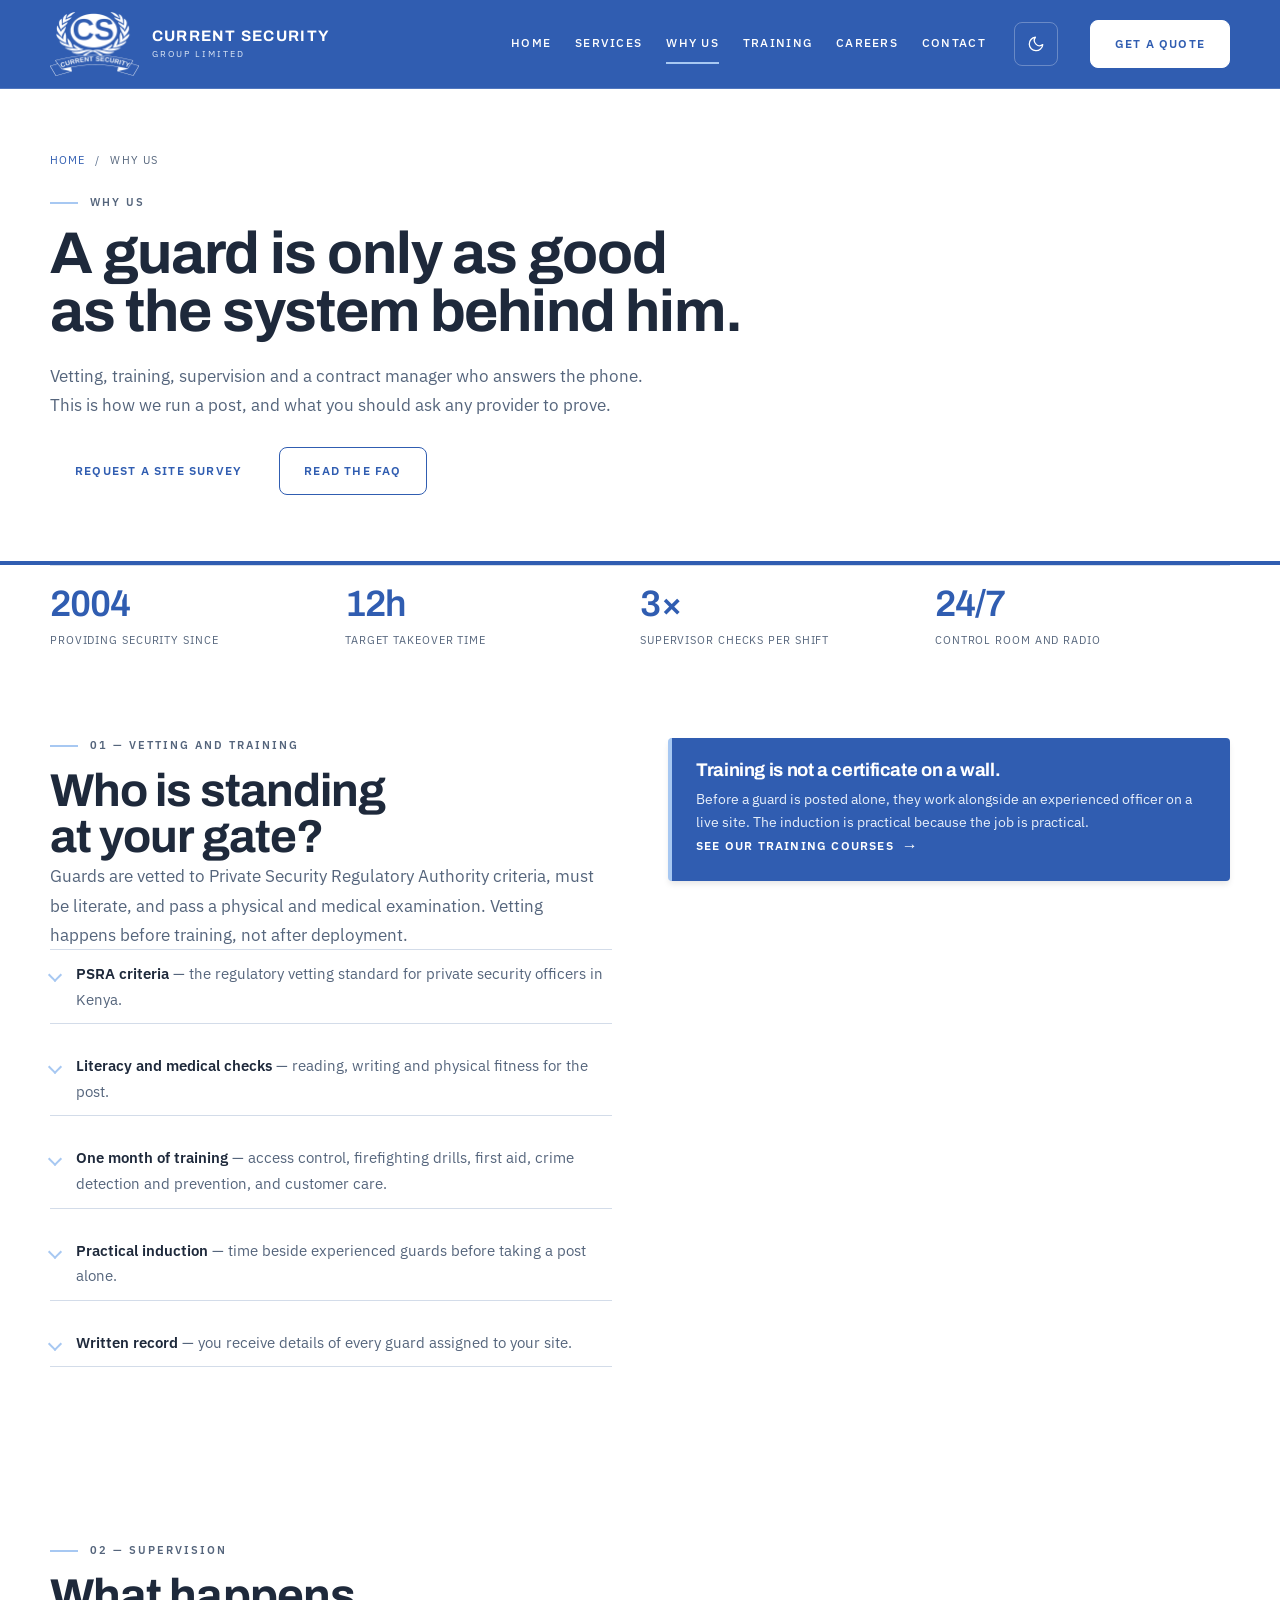
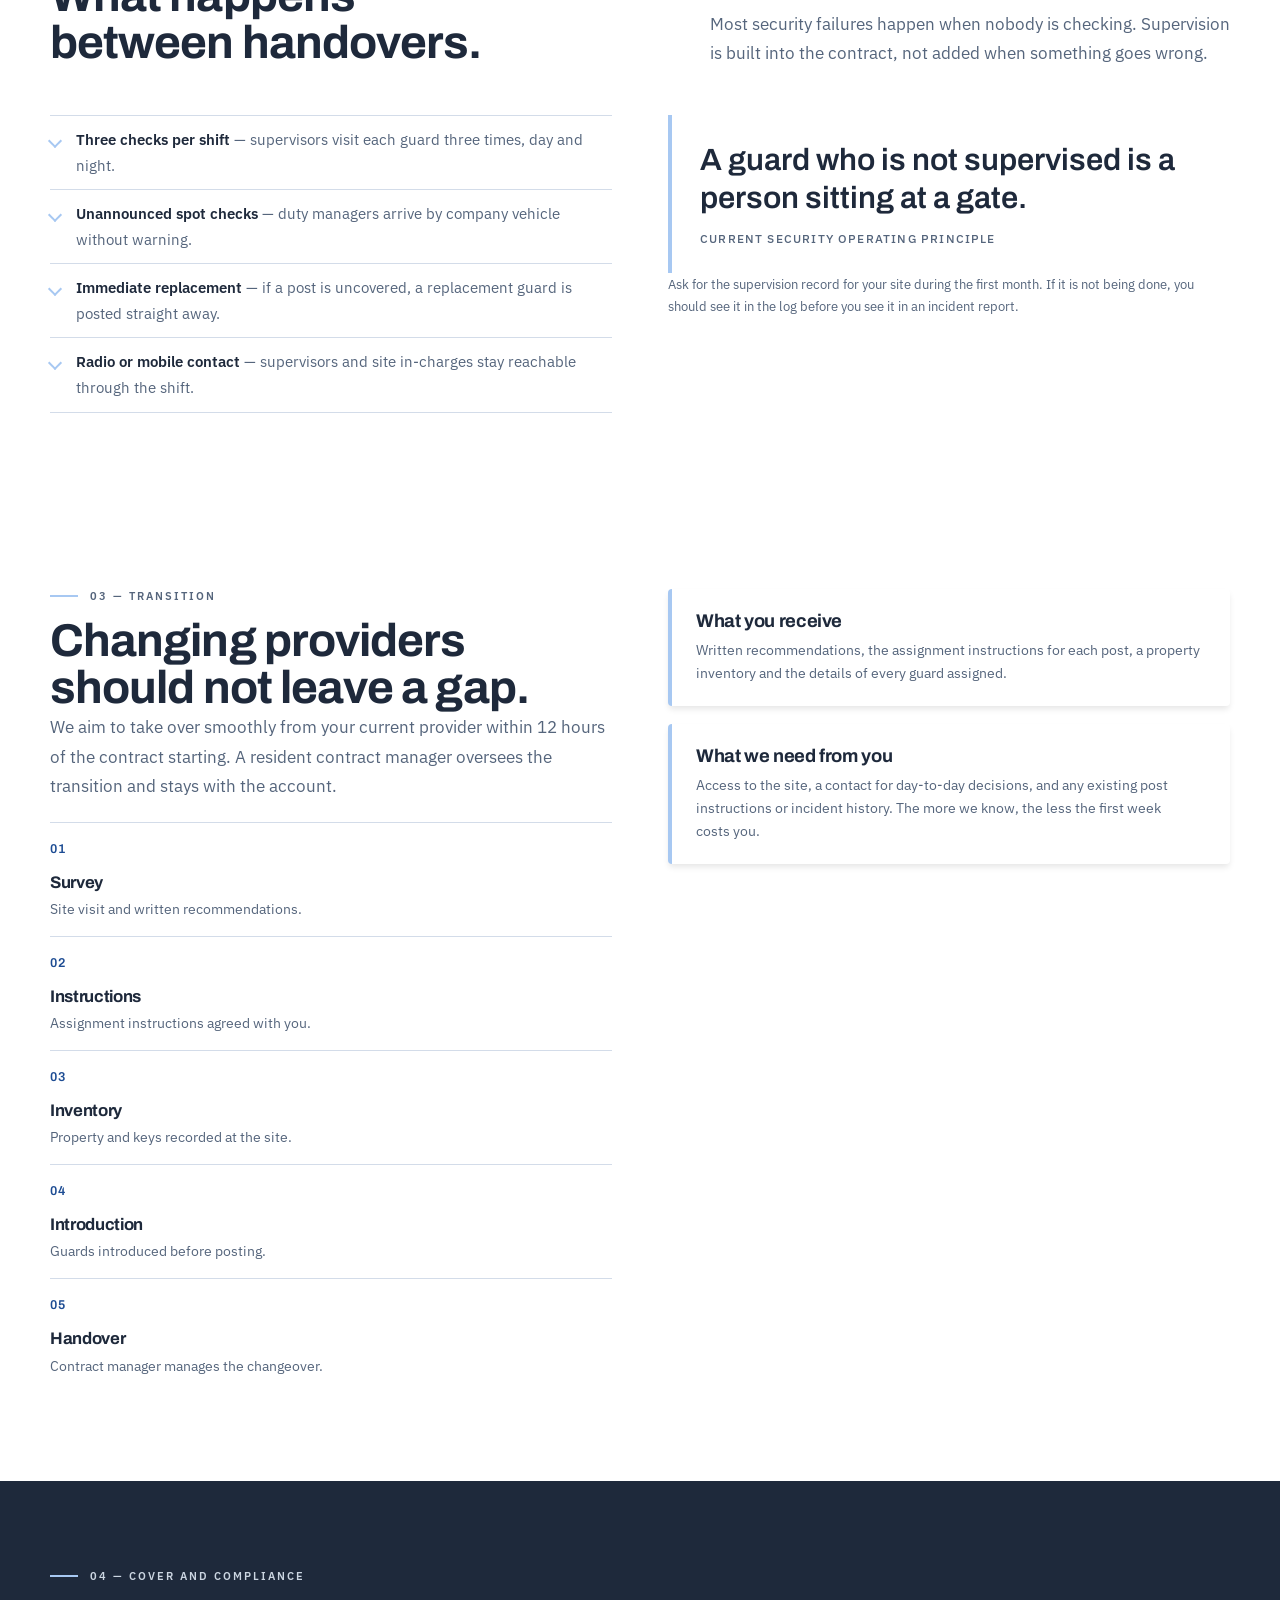
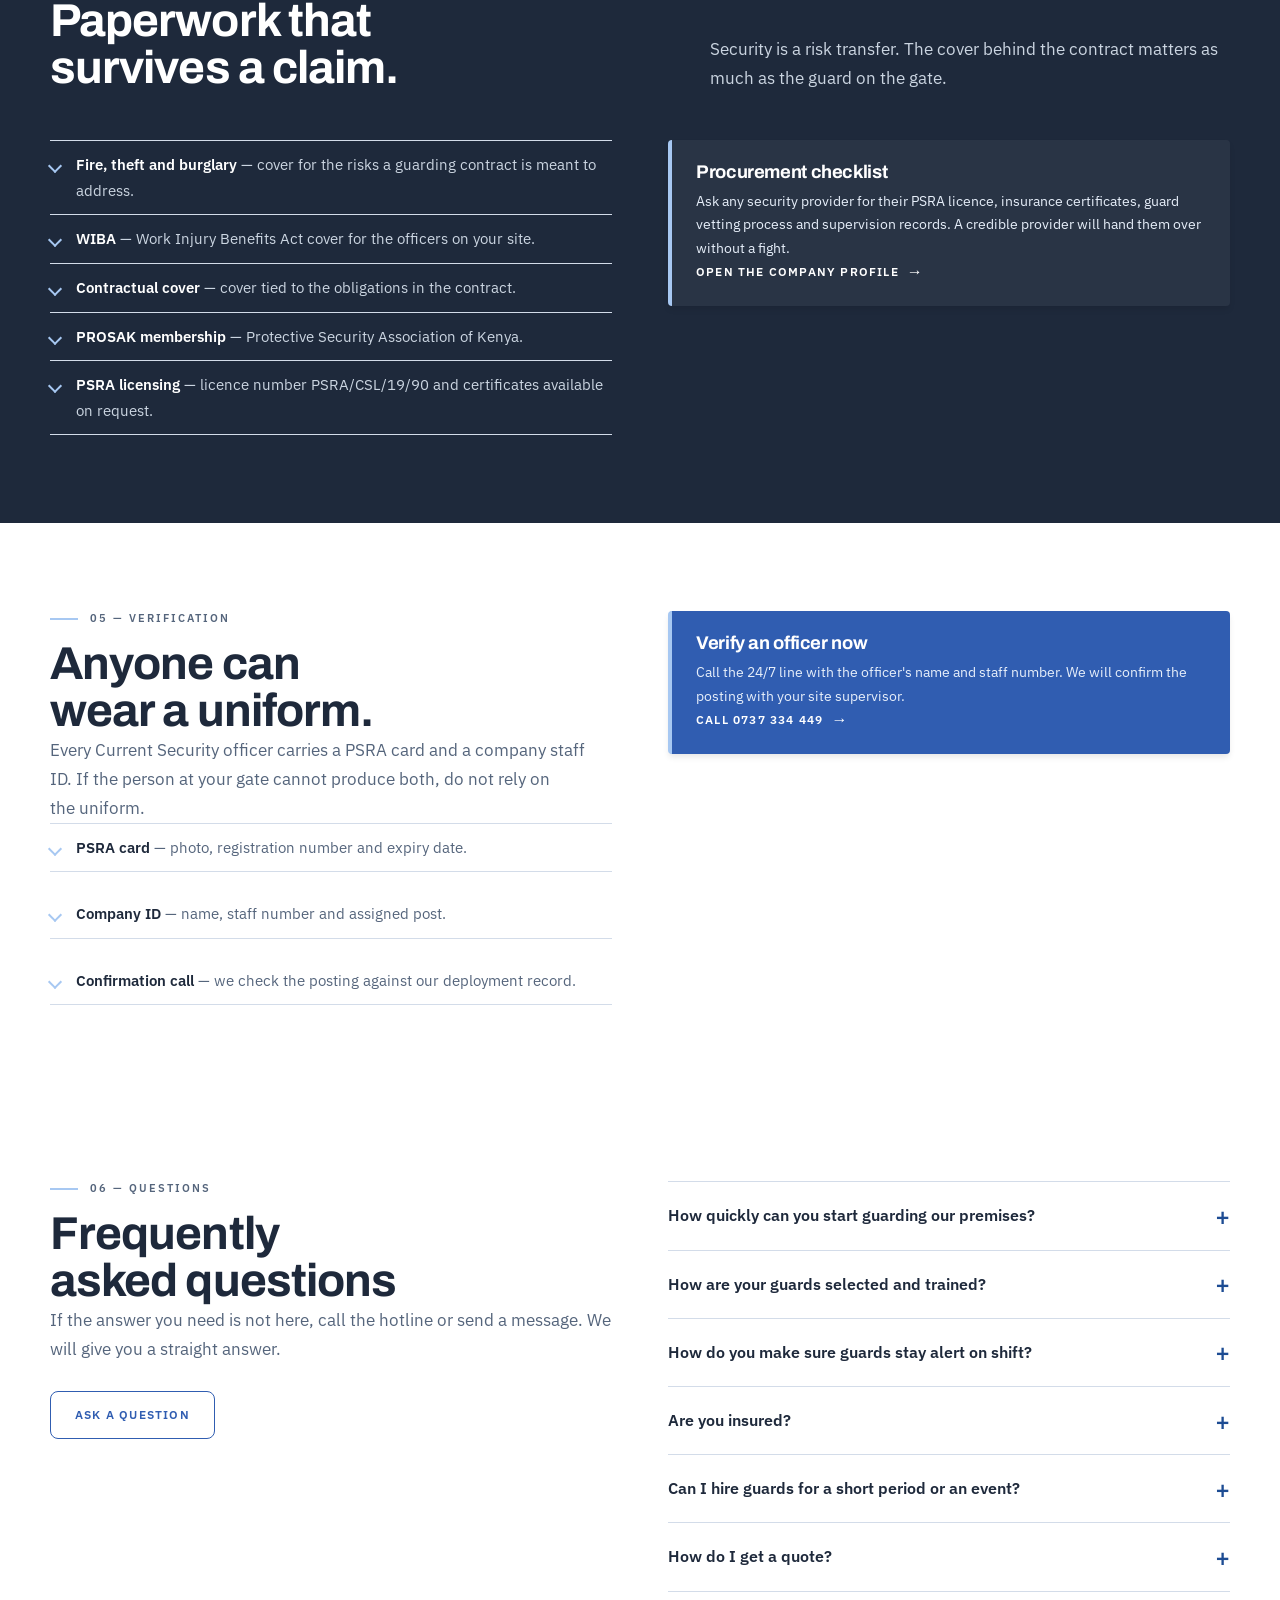
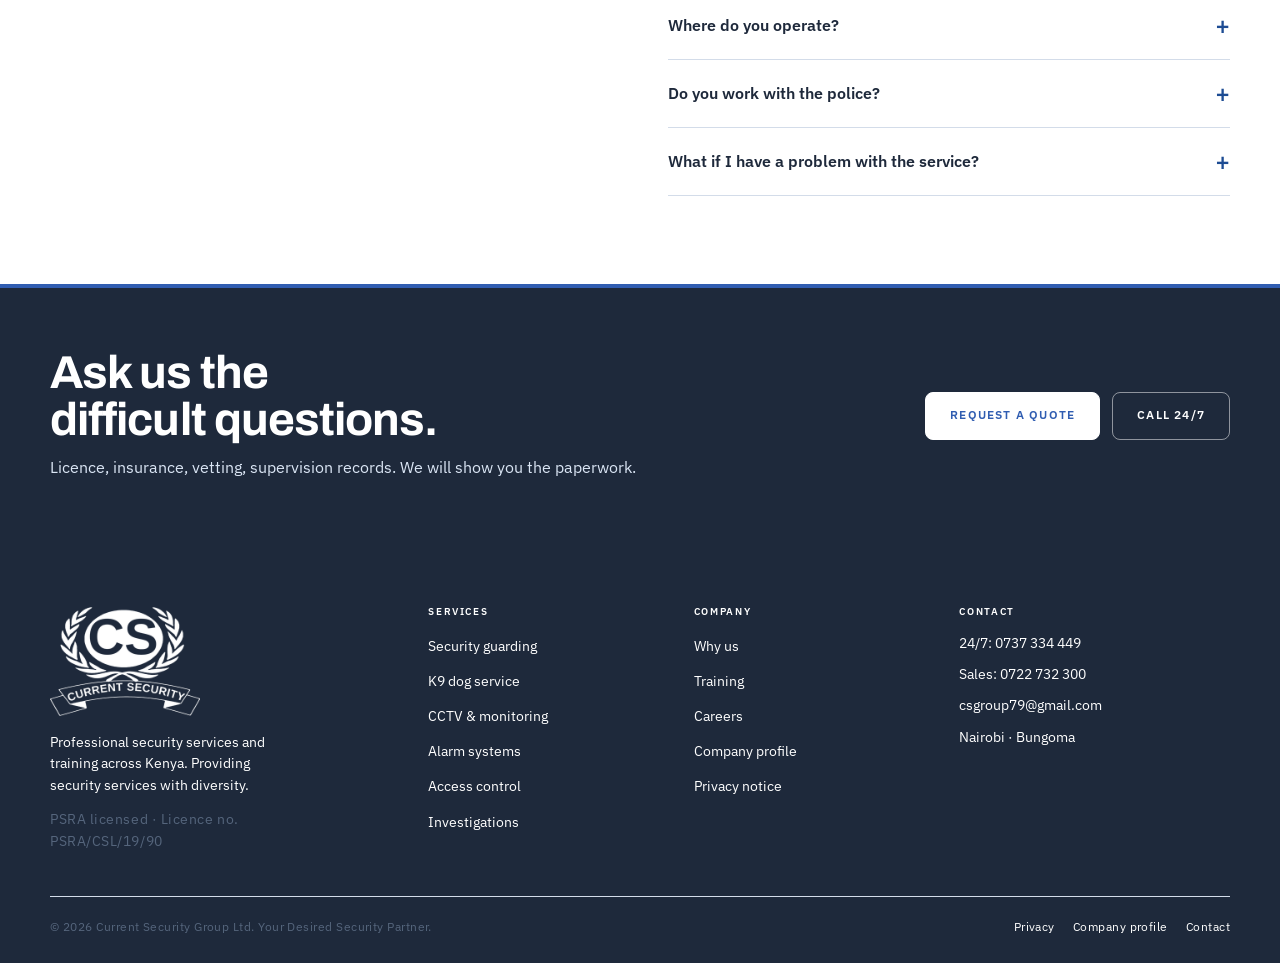
<file: why-us.html>
<!DOCTYPE html>
<html lang="en-KE">
<head>
<meta charset="utf-8">
<meta name="viewport" content="width=device-width, initial-scale=1">
<title>Why Choose Current Security Group Ltd | Vetting &amp; Supervision</title>
<meta name="description" content="How Current Security Group Ltd vets, trains and supervises guards in Kenya. PSRA criteria, one month of training, three supervisor checks per shift and insurance cover.">
<meta name="theme-color" content="#305db1">
<meta property="og:type" content="website">
<meta property="og:site_name" content="Current Security Group Ltd">
<meta property="og:title" content="Why Choose Current Security Group Ltd">
<meta property="og:description" content="Vetting, training, supervision, transition and insurance: the operating standards behind every post.">
<meta property="og:image" content="assets/img/og-image.jpg">
<meta property="og:image:width" content="1200">
<meta property="og:image:height" content="630">
<meta name="twitter:card" content="summary_large_image">
<link rel="icon" type="image/png" sizes="32x32" href="assets/img/favicon-32.png">
<link rel="apple-touch-icon" href="assets/img/apple-touch-icon.png">
<link rel="manifest" href="site.webmanifest">
<link rel="preload" href="assets/fonts/archivo-latin.woff2" as="font" type="font/woff2" crossorigin>
<script src="assets/js/theme.js"></script>
<link rel="stylesheet" href="assets/css/style.css">
<script src="assets/js/main.js" defer></script>
</head>
<body>
<a class="skip-link" href="#main">Skip to content</a>

<div class="utility">
  <div class="container utility__inner">
    <p class="utility__group utility__group--offices"><span class="utility__dot" aria-hidden="true"></span> 24/7 control room · Nairobi &amp; Bungoma</p>
    <div class="utility__group">
      <span class="text--urgency">Emergency</span>
      <a href="tel:+254737334449" class="text--urgency">0737&nbsp;334&nbsp;449</a>
      <span aria-hidden="true">/</span>
      <a href="contact.html">Contact</a>
    </div>
  </div>
</div>

<header class="site-header">
  <div class="container header__inner">
    <a class="brand" href="index.html">
      <img class="brand__mark" src="assets/img/logo-white.png" alt="" width="360" height="260">
      <span class="brand__text"><strong>CURRENT SECURITY</strong> <span>GROUP LIMITED</span></span>
    </a>
    <nav class="site-nav" aria-label="Main">
      <ul>
        <li><a href="index.html">Home</a></li>
        <li><a href="services.html">Services</a></li>
        <li><a href="why-us.html" aria-current="page">Why us</a></li>
        <li><a href="training.html">Training</a></li>
        <li><a href="careers.html">Careers</a></li>
        <li><a href="contact.html">Contact</a></li>
      </ul>
    </nav>
    <button class="theme-toggle" type="button" data-theme-toggle aria-label="Switch to dark theme">
      <svg class="theme-toggle__moon" viewBox="0 0 24 24" aria-hidden="true" focusable="false"><path d="M21 12.79A9 9 0 1 1 11.21 3 7 7 0 0 0 21 12.79Z"/></svg>
      <svg class="theme-toggle__sun" viewBox="0 0 24 24" aria-hidden="true" focusable="false"><circle cx="12" cy="12" r="4"/><path d="M12 2v2M12 20v2M4.93 4.93l1.42 1.42M17.66 17.66l1.41 1.41M2 12h2M20 12h2M4.93 19.07l1.42-1.42M17.66 6.34l1.41-1.41"/></svg>
    </button>
    <a class="btn btn--accent header__cta" href="contact.html">Get a quote</a>
    <details class="mobile-nav">
      <summary><span>Menu</span><span class="mobile-nav__icon" aria-hidden="true"><span></span><span></span><span></span></span></summary>
      <div class="mobile-nav__panel">
        <nav aria-label="Mobile">
          <ul>
            <li><a href="index.html">Home</a></li>
            <li><a href="services.html">Services</a></li>
            <li><a href="why-us.html" aria-current="page">Why us</a></li>
            <li><a href="training.html">Training</a></li>
            <li><a href="careers.html">Careers</a></li>
            <li><a href="contact.html">Contact</a></li>
          </ul>
        </nav>
        <div class="mobile-nav__foot">
          <a class="btn btn--accent" href="contact.html">Get a quote</a>
          <a class="mobile-nav__phone" href="tel:+254737334449">24/7:&nbsp;0737&nbsp;334&nbsp;449</a>
        </div>
      </div>
    </details>
  </div>
</header>

<main id="main">

  <div class="page-head">
    <div class="container">
      <nav class="breadcrumb" aria-label="Breadcrumb"><a href="index.html">Home</a><span>Why us</span></nav>
      <p class="eyebrow">Why us</p>
      <h1>A guard is only as good as the system behind him.</h1>
      <p class="lede">Vetting, training, supervision and a contract manager who answers the phone. This is how we run a post, and what you should ask any provider to prove.</p>
      <div class="actions">
        <a class="btn btn--accent" href="contact.html">Request a site survey</a>
        <a class="btn btn--outline" href="#faq">Read the FAQ</a>
      </div>
    </div>
  </div>

  <div class="container">
    <div class="stat-row">
      <div><strong>2004</strong><span>Providing security since</span></div>
      <div><strong>12h</strong><span>Target takeover time</span></div>
      <div><strong>3×</strong><span>Supervisor checks per shift</span></div>
      <div><strong>24/7</strong><span>Control room and radio</span></div>
    </div>
  </div>

  <section class="section">
    <div class="container split">
      <div>
        <p class="eyebrow">01 — Vetting and training</p>
        <h2>Who is standing at your gate?</h2>
        <p class="lede">Guards are vetted to Private Security Regulatory Authority criteria, must be literate, and pass a physical and medical examination. Vetting happens before training, not after deployment.</p>
        <ul class="checklist stack">
          <li><strong>PSRA criteria</strong> — the regulatory vetting standard for private security officers in Kenya.</li>
          <li><strong>Literacy and medical checks</strong> — reading, writing and physical fitness for the post.</li>
          <li><strong>One month of training</strong> — access control, firefighting drills, first aid, crime detection and prevention, and customer care.</li>
          <li><strong>Practical induction</strong> — time beside experienced guards before taking a post alone.</li>
          <li><strong>Written record</strong> — you receive details of every guard assigned to your site.</li>
        </ul>
      </div>
      <div class="callout callout--navy">
        <h3>Training is not a certificate on a wall.</h3>
        <p>Before a guard is posted alone, they work alongside an experienced officer on a live site. The induction is practical because the job is practical.</p>
        <p><a class="link-arrow" href="training.html">See our training courses</a></p>
      </div>
    </div>
  </section>

  <section class="section section--white">
    <div class="container">
      <header class="section__head">
        <div>
          <p class="eyebrow">02 — Supervision</p>
          <h2>What happens between handovers.</h2>
        </div>
        <p class="lede">Most security failures happen when nobody is checking. Supervision is built into the contract, not added when something goes wrong.</p>
      </header>
      <div class="split">
        <div>
          <ul class="checklist">
            <li><strong>Three checks per shift</strong> — supervisors visit each guard three times, day and night.</li>
            <li><strong>Unannounced spot checks</strong> — duty managers arrive by company vehicle without warning.</li>
            <li><strong>Immediate replacement</strong> — if a post is uncovered, a replacement guard is posted straight away.</li>
            <li><strong>Radio or mobile contact</strong> — supervisors and site in-charges stay reachable through the shift.</li>
          </ul>
        </div>
        <div>
          <p class="quote-line">A guard who is not supervised is a person sitting at a gate.<cite>Current Security operating principle</cite></p>
          <p class="small">Ask for the supervision record for your site during the first month. If it is not being done, you should see it in the log before you see it in an incident report.</p>
        </div>
      </div>
    </div>
  </section>

  <section class="section">
    <div class="container split">
      <div>
        <p class="eyebrow">03 — Transition</p>
        <h2>Changing providers should not leave a gap.</h2>
        <p class="lede">We aim to take over smoothly from your current provider within 12 hours of the contract starting. A resident contract manager oversees the transition and stays with the account.</p>
        <ol class="process process--stack">
          <li><h3>Survey</h3><p>Site visit and written recommendations.</p></li>
          <li><h3>Instructions</h3><p>Assignment instructions agreed with you.</p></li>
          <li><h3>Inventory</h3><p>Property and keys recorded at the site.</p></li>
          <li><h3>Introduction</h3><p>Guards introduced before posting.</p></li>
          <li><h3>Handover</h3><p>Contract manager manages the changeover.</p></li>
        </ol>
      </div>
      <div class="stack">
        <div class="callout">
          <h3>What you receive</h3>
          <p>Written recommendations, the assignment instructions for each post, a property inventory and the details of every guard assigned.</p>
        </div>
        <div class="callout">
          <h3>What we need from you</h3>
          <p>Access to the site, a contact for day-to-day decisions, and any existing post instructions or incident history. The more we know, the less the first week costs you.</p>
        </div>
      </div>
    </div>
  </section>

  <section class="section section--navy">
    <div class="container">
      <header class="section__head">
        <div>
          <p class="eyebrow eyebrow--light">04 — Cover and compliance</p>
          <h2>Paperwork that survives a claim.</h2>
        </div>
        <p class="lede">Security is a risk transfer. The cover behind the contract matters as much as the guard on the gate.</p>
      </header>
      <div class="split">
        <div>
          <ul class="checklist">
            <li><strong>Fire, theft and burglary</strong> — cover for the risks a guarding contract is meant to address.</li>
            <li><strong>WIBA</strong> — Work Injury Benefits Act cover for the officers on your site.</li>
            <li><strong>Contractual cover</strong> — cover tied to the obligations in the contract.</li>
            <li><strong>PROSAK membership</strong> — Protective Security Association of Kenya.</li>
            <li><strong>PSRA licensing</strong> — licence number PSRA/CSL/19/90 and certificates available on request.</li>
          </ul>
        </div>
        <div class="callout callout--navy">
          <h3>Procurement checklist</h3>
          <p>Ask any security provider for their PSRA licence, insurance certificates, guard vetting process and supervision records. A credible provider will hand them over without a fight.</p>
          <p><a class="link-arrow" href="profile.html">Open the company profile</a></p>
        </div>
      </div>
    </div>
  </section>

  <section class="section section--white">
    <div class="container split">
      <div>
        <p class="eyebrow">05 — Verification</p>
        <h2>Anyone can wear a uniform.</h2>
        <p class="lede">Every Current Security officer carries a PSRA card and a company staff ID. If the person at your gate cannot produce both, do not rely on the uniform.</p>
        <ul class="checklist stack">
          <li><strong>PSRA card</strong> — photo, registration number and expiry date.</li>
          <li><strong>Company ID</strong> — name, staff number and assigned post.</li>
          <li><strong>Confirmation call</strong> — we check the posting against our deployment record.</li>
        </ul>
      </div>
      <div class="callout callout--navy">
        <h3>Verify an officer now</h3>
        <p>Call the 24/7 line with the officer's name and staff number. We will confirm the posting with your site supervisor.</p>
        <p><a class="link-arrow" href="tel:+254737334449">Call&nbsp;0737&nbsp;334&nbsp;449</a></p>
      </div>
    </div>
  </section>

  <section class="section" id="faq">
    <div class="container split">
      <div>
        <p class="eyebrow">06 — Questions</p>
        <h2>Frequently asked questions</h2>
        <p class="lede">If the answer you need is not here, call the hotline or send a message. We will give you a straight answer.</p>
        <div class="actions">
          <a class="btn btn--outline" href="contact.html">Ask a question</a>
        </div>
      </div>
      <div class="faq">
        <details>
          <summary>How quickly can you start guarding our premises?</summary>
          <p>We aim to take over smoothly from your current provider within 12 hours of the contract starting. A site survey is done at the earliest possible time, and a resident contract manager oversees the transition.</p>
        </details>
        <details>
          <summary>How are your guards selected and trained?</summary>
          <p>Guards are vetted to Private Security Regulatory Authority criteria, must be literate, and pass a physical and medical examination. They complete one month of training covering access control, firefighting drills, first aid, crime detection and prevention, and customer care, then work alongside experienced guards before taking up a post alone.</p>
        </details>
        <details>
          <summary>How do you make sure guards stay alert on shift?</summary>
          <p>Supervisors check each guard three times per shift, day and night. Duty managers also carry out unannounced spot checks by company vehicle and can post replacement guards straight away if there is a gap. Supervisors and site in-charges carry radios or mobile phones.</p>
        </details>
        <details>
          <summary>Are you insured?</summary>
          <p>Yes. We carry fire, theft, burglary, WIBA and contractual cover. Ask for the current certificates during procurement.</p>
        </details>
        <details>
          <summary>Can I hire guards for a short period or an event?</summary>
          <p>Yes. We offer temporary guard service by the day or night, as well as monthly contracts. Contact us with the dates and location and we will quote.</p>
        </details>
        <details>
          <summary>How do I get a quote?</summary>
          <p>Use the quote form on the contact page, message us on WhatsApp, or call the hotline. We survey your premises, give written security recommendations, and then send a quotation tailored to your site.</p>
        </details>
        <details>
          <summary>Where do you operate?</summary>
          <p>Our offices are in Nairobi and Sirisia, Bungoma, and we serve clients across Kenya. Call us to confirm coverage for your area.</p>
        </details>
        <details>
          <summary>Do you work with the police?</summary>
          <p>Yes. We are a member of the Protective Security Association of Kenya (PROSAK) and work closely with the police, local administration and other private security providers.</p>
        </details>
        <details>
          <summary>What if I have a problem with the service?</summary>
          <p>Raise it first with your resident contract manager or site supervisor. For anything urgent, call the hotline. Please also confirm the issue in writing by email so it is on record and we can act on it quickly.</p>
        </details>
      </div>
    </div>
  </section>

  <section class="cta">
    <div class="container cta__inner">
      <div>
        <h2>Ask us the difficult questions.</h2>
        <p>Licence, insurance, vetting, supervision records. We will show you the paperwork.</p>
      </div>
      <div class="cta__actions">
        <a class="btn btn--accent" href="contact.html">Request a quote</a>
        <a class="btn btn--outline-light" href="tel:+254737334449">Call&nbsp;24/7</a>
      </div>
    </div>
  </section>

</main>

<footer class="site-footer">
  <div class="container">
    <div class="footer__grid">
      <div class="footer__brand">
        <img src="assets/img/logo-white.png" alt="Current Security Group Ltd" width="360" height="260">
        <p>Professional security services and training across Kenya. Providing security services with diversity.</p>
        <p class="footer__brand-note">PSRA licensed · Licence no. PSRA/CSL/19/90</p>
      </div>
      <div class="footer__col">
        <h2>Services</h2>
        <ul>
          <li><a href="services.html#guarding">Security guarding</a></li>
          <li><a href="services.html#k9">K9 dog service</a></li>
          <li><a href="services.html#cctv">CCTV &amp; monitoring</a></li>
          <li><a href="services.html#alarms">Alarm systems</a></li>
          <li><a href="services.html#access">Access control</a></li>
          <li><a href="services.html#investigations">Investigations</a></li>
        </ul>
      </div>
      <div class="footer__col">
        <h2>Company</h2>
        <ul>
          <li><a href="why-us.html">Why us</a></li>
          <li><a href="training.html">Training</a></li>
          <li><a href="careers.html">Careers</a></li>
          <li><a href="profile.html">Company profile</a></li>
          <li><a href="privacy.html">Privacy notice</a></li>
        </ul>
      </div>
      <div class="footer__col footer__contact">
        <h2>Contact</h2>
        <p><a href="tel:+254737334449">24/7:&nbsp;0737&nbsp;334&nbsp;449</a></p>
        <p><a href="tel:+254722732300">Sales:&nbsp;0722&nbsp;732&nbsp;300</a></p>
        <p><a href="mailto:csgroup79@gmail.com">csgroup79@gmail.com</a></p>
        <p>Nairobi · Bungoma</p>
      </div>
    </div>
    <div class="footer__bottom">
      <p>© <span data-year>2026</span> Current Security Group Ltd. Your Desired Security Partner.</p>
      <div class="footer__legal">
        <a href="privacy.html">Privacy</a>
        <a href="profile.html">Company profile</a>
        <a href="contact.html">Contact</a>
      </div>
    </div>
  </div>
</footer>

<div class="mobile-actions no-print">
  <a href="tel:+254737334449">
    <svg viewBox="0 0 24 24" aria-hidden="true" focusable="false"><path d="M6.6 3.5 9 3l1.6 4.2-2 1.4a12.4 12.4 0 0 0 6.8 6.8l1.4-2L21 15l-.5 2.4a2 2 0 0 1-2.2 1.5C10.4 18.2 5.8 13.6 5.1 5.7A2 2 0 0 1 6.6 3.5Z"/></svg>
    Call&nbsp;24/7
  </a>
  <a href="https://wa.me/254737334449" target="_blank" rel="noopener noreferrer">
    <svg viewBox="0 0 24 24" aria-hidden="true" focusable="false"><path d="M21 11.5a8.4 8.4 0 0 1-12.4 7.4L4 20l1.1-4.5A8.4 8.4 0 1 1 21 11.5Z"/><path d="M9 8.6c.2-.4.4-.4.7-.4h.5c.2 0 .4 0 .6.5l.7 1.6c.1.3 0 .5-.1.7l-.4.5c-.1.2-.2.3 0 .6a6 6 0 0 0 2.7 2.3c.3.1.5.1.6-.1l.6-.7c.2-.2.4-.2.6-.1l1.5.7c.3.1.4.2.4.4a2.2 2.2 0 0 1-1.7 2.1c-.8.2-1.8 0-3.3-.7a9.2 9.2 0 0 1-4.4-4.3c-.6-1.2-.9-2.2-.8-3 .1-.5.4-.9.7-1.1Z"/></svg>
    WhatsApp
  </a>
  <a href="contact.html">
    <svg viewBox="0 0 24 24" aria-hidden="true" focusable="false"><path d="M4 4h16v16H4z"/><path d="m4 7 8 6 8-6"/></svg>
    Quote
  </a>
</div>

</body>
</html>
</file>
<file: assets/css/style.css>
/* ==========================================================================
   Current Security Group Ltd
   Design system: brand blue / light blue / cool paper. Flat surfaces, hairline rules,
   editorial type. No gradients, glass effects or decorative animation.
   ========================================================================== */

@font-face {
  font-family: "Archivo";
  src: url("../fonts/archivo-latin.woff2") format("woff2");
  font-weight: 600 700;
  font-style: normal;
  font-display: swap;
}

@font-face {
  font-family: "IBM Plex Sans";
  src: url("../fonts/ibm-plex-sans-latin.woff2") format("woff2");
  font-weight: 400 600;
  font-style: normal;
  font-display: swap;
}

:root {
  --brand: #305db1;
  --navy: var(--brand);
  --brand-deep: #173a72;
  --brand-soft: #3f6cc4;
  --urgency: #ca8a04;
  --urgency-hover: #b45309;
  --accent: #a7c8f2;
  --accent-fill: #6f9bd8;
  --accent-fill-hover: #5f8bc9;
  --accent-ink: #1d4c93;
  --paper: #ffffff;
  --paper-deep: #e8eef7;
  --panel: #ffffff;
  --white: #ffffff;
  --ink: #1e293b;
  --steel: #55657c;
  --rule: #d3dce9;
  --rule-soft: #e2e9f3;
  --rule-dark: rgba(255, 255, 255, 0.16);
  --success: #1f6b45;
  --error: #a3251c;
  --font-display: "Archivo", "Arial Narrow", "Segoe UI", sans-serif;
  --font-body: "IBM Plex Sans", "Segoe UI", Roboto, Arial, sans-serif;
  --shadow: 0 24px 48px rgba(23, 58, 114, 0.14);
  --shadow-card: 0 4px 6px -1px rgb(0 0 0 / 0.1);
  --shadow-card-hover: 0 10px 15px -3px rgb(0 0 0 / 0.1);
  --radius: 8px;
  --radius-sm: 4px;
}

*,
*::before,
*::after {
  box-sizing: border-box;
}

html {
  -webkit-text-size-adjust: 100%;
  scroll-behavior: smooth;
  scroll-padding-top: 96px;
}

body {
  margin: 0;
  background: var(--paper);
  color: var(--ink);
  font-family: var(--font-body);
  font-size: 16px;
  line-height: 1.7;
  font-synthesis: none;
  -webkit-font-smoothing: antialiased;
}

body.nav-open {
  overflow: hidden;
}

body.nav-open .mobile-actions,
body:has(.mobile-nav[open]) .mobile-actions {
  display: none;
}

body:has(.mobile-nav[open]) {
  overflow: hidden;
}

img,
svg {
  display: block;
  max-width: 100%;
}

img {
  height: auto;
}

button,
input,
select,
textarea {
  font: inherit;
  color: inherit;
}

button {
  cursor: pointer;
}

h1,
h2,
h3,
h4,
p,
figure,
blockquote,
dl,
dd {
  margin: 0;
}

ul,
ol {
  margin: 0;
  padding: 0;
}

a {
  color: var(--navy);
  text-decoration-thickness: 1px;
  text-underline-offset: 0.18em;
}

a:hover {
  text-decoration-color: var(--accent-ink);
}

a[href^="tel:"] {
  white-space: nowrap;
}

::selection {
  background: var(--accent);
  color: var(--ink);
}

:focus-visible {
  outline: 2px solid var(--accent);
  outline-offset: 3px;
}

.container {
  width: min(1180px, calc(100% - 48px));
  margin-inline: auto;
}

.visually-hidden {
  position: absolute !important;
  width: 1px;
  height: 1px;
  padding: 0;
  margin: -1px;
  overflow: hidden;
  clip: rect(0 0 0 0);
  white-space: nowrap;
  border: 0;
}

.skip-link {
  position: absolute;
  top: -120px;
  left: 16px;
  z-index: 200;
  padding: 12px 18px;
  background: var(--accent);
  color: var(--ink);
  font-size: 13px;
  font-weight: 600;
  letter-spacing: 0.06em;
  text-transform: uppercase;
  text-decoration: none;
}

.skip-link:focus {
  top: 16px;
}

/* --------------------------------------------------------------------------
   Type
   -------------------------------------------------------------------------- */

h1,
h2,
h3,
h4 {
  font-family: var(--font-display);
  font-weight: 700;
  letter-spacing: -0.02em;
  text-wrap: balance;
}

h1 {
  font-size: clamp(2.6rem, 5.4vw, 4.9rem);
  line-height: 0.98;
}

h2 {
  font-size: clamp(2rem, 3.6vw, 3.15rem);
  line-height: 1.02;
}

h3 {
  font-size: clamp(1.3rem, 2vw, 1.65rem);
  line-height: 1.15;
}

h4 {
  font-size: 1.05rem;
  line-height: 1.3;
}

p {
  text-wrap: pretty;
}

.lede {
  color: var(--steel);
  font-size: 1.075rem;
  max-width: 62ch;
}

.eyebrow {
  display: flex;
  align-items: center;
  gap: 12px;
  margin: 0 0 14px;
  color: var(--steel);
  font-size: 0.7rem;
  font-weight: 600;
  letter-spacing: 0.18em;
  line-height: 1.4;
  text-transform: uppercase;
}

.eyebrow::before {
  content: "";
  flex: none;
  width: 28px;
  height: 2px;
  background: var(--accent);
}

.eyebrow--light {
  color: #dbe6f5;
}

.small {
  font-size: 0.825rem;
  color: var(--steel);
}

.text--urgency {
  color: var(--urgency);
  font-weight: 600;
}

.text--success {
  color: var(--success);
  font-weight: 600;
}

.utility .text--urgency,
.utility a.text--urgency {
  color: var(--urgency);
}

/* --------------------------------------------------------------------------
   Buttons and text links
   -------------------------------------------------------------------------- */

.btn {
  display: inline-flex;
  align-items: center;
  justify-content: center;
  gap: 10px;
  min-height: 48px;
  padding: 0 24px;
  border: 1px solid transparent;
  border-radius: var(--radius);
  background: none;
  font-family: var(--font-body);
  font-size: 0.75rem;
  font-weight: 600;
  letter-spacing: 0.1em;
  line-height: 1.2;
  text-align: center;
  text-decoration: none;
  text-transform: uppercase;
  transition: background-color 0.22s ease, border-color 0.22s ease, color 0.22s ease;
}

.btn--accent {
  background: var(--white);
  border-color: var(--white);
  color: var(--brand);
  font-weight: 700;
}

.btn--accent:hover {
  background: #f8fafc;
  border-color: #f8fafc;
  color: var(--brand-deep);
  text-decoration: none;
}

.btn--navy {
  background: var(--navy);
  border-color: var(--navy);
  color: var(--white);
}

.btn--navy:hover {
  background: var(--navy-soft);
  border-color: var(--navy-soft);
  text-decoration: none;
}

.btn--outline {
  border-color: var(--navy);
  color: var(--navy);
}

.btn--outline:hover {
  background: var(--navy);
  color: var(--white);
  text-decoration: none;
}

.btn--outline-light {
  border-color: rgba(255, 255, 255, 0.5);
  color: var(--white);
}

.btn--outline-light:hover {
  border-color: var(--white);
  background: var(--white);
  color: var(--navy);
  text-decoration: none;
}

.btn--sm {
  min-height: 40px;
  padding: 0 16px;
  font-size: 0.68rem;
}

.btn--accent:focus-visible,
.btn--accent:hover {
  outline-color: var(--brand);
}

.link-arrow {
  display: inline-flex;
  align-items: center;
  gap: 8px;
  font-size: 0.75rem;
  font-weight: 600;
  letter-spacing: 0.1em;
  text-decoration: none;
  text-transform: uppercase;
}

/* --- Icon utilities --- */

.icon {
  display: inline-flex;
  align-items: center;
  justify-content: center;
  width: 20px;
  height: 20px;
  flex: none;
}

.icon svg {
  width: 100%;
  height: 100%;
  fill: none;
  stroke: currentColor;
  stroke-linecap: round;
  stroke-linejoin: round;
  stroke-width: 1.8;
}

.icon--brand {
  color: var(--brand);
}

.icon--urgency {
  color: var(--urgency);
}

.icon--success {
  color: var(--success);
}

.link-arrow::after {
  content: "\2192";
  font-size: 1rem;
  transition: transform 0.15s ease;
}

.link-arrow:hover::after {
  transform: translateX(3px);
}

.actions {
  display: flex;
  flex-wrap: wrap;
  gap: 12px;
  margin-top: 28px;
}

/* --------------------------------------------------------------------------
   Utility bar + header
   -------------------------------------------------------------------------- */

.utility {
  display: none;
}

.utility__inner {
  display: flex;
  align-items: center;
  justify-content: space-between;
  gap: 20px;
  min-height: 38px;
}

.utility__group {
  display: flex;
  align-items: center;
  gap: 14px;
}

.utility a {
  color: var(--white);
  font-weight: 600;
  text-decoration: none;
}

.utility a:hover {
  color: var(--white);
  text-decoration: underline;
}

.utility__dot {
  width: 6px;
  height: 6px;
  background: var(--accent);
  border-radius: 50%;
}

.site-header {
  position: sticky;
  top: 0;
  z-index: 80;
  background: var(--brand);
  border-bottom: 1px solid rgba(255, 255, 255, 0.16);
}

.header__inner {
  display: flex;
  align-items: center;
  gap: 28px;
  min-height: 88px;
}

.brand {
  display: flex;
  flex: none;
  align-items: center;
  gap: 13px;
  color: var(--white);
  text-decoration: none;
}

.brand:hover {
  text-decoration: none;
}

.brand__mark {
  width: auto;
  height: 64px;
}

.brand__text {
  display: flex;
  flex-direction: column;
  line-height: 1;
}

.brand__text strong {
  font-family: var(--font-display);
  font-size: 0.95rem;
  font-weight: 700;
  letter-spacing: 0.09em;
}

.brand__text span {
  margin-top: 5px;
  color: #dbe6f5;
  font-size: 0.58rem;
  letter-spacing: 0.22em;
}

.site-nav {
  margin-left: auto;
}

.site-nav ul {
  display: flex;
  align-items: center;
  gap: 24px;
  list-style: none;
}

.site-nav a {
  display: block;
  padding: 9px 0;
  border-bottom: 2px solid transparent;
  color: var(--white);
  font-size: 0.72rem;
  font-weight: 500;
  letter-spacing: 0.11em;
  text-decoration: none;
  text-transform: uppercase;
}

.site-nav a:hover {
  border-bottom-color: rgba(255, 255, 255, 0.6);
  color: var(--white);
}

.site-nav a[aria-current="page"] {
  border-bottom-color: var(--accent);
  color: var(--white);
}

.header__cta {
  flex: none;
  margin-left: 4px;
}

.theme-toggle {
  display: inline-flex;
  flex: none;
  align-items: center;
  justify-content: center;
  width: 44px;
  height: 44px;
  padding: 0;
  border: 1px solid rgba(255, 255, 255, 0.28);
  border-radius: var(--radius);
  background: transparent;
  color: var(--white);
  transition: border-color 0.15s ease, background-color 0.15s ease;
}

.theme-toggle:hover {
  border-color: rgba(167, 200, 242, 0.85);
  background: rgba(255, 255, 255, 0.06);
}

.theme-toggle svg {
  width: 18px;
  height: 18px;
  fill: none;
  stroke: currentColor;
  stroke-linecap: round;
  stroke-linejoin: round;
  stroke-width: 1.7;
}

.theme-toggle__sun {
  display: none;
}

[data-theme="dark"] .theme-toggle__moon {
  display: none;
}

[data-theme="dark"] .theme-toggle__sun {
  display: block;
}

html:not(.js) .theme-toggle {
  display: none;
}

.header__inner--compact .theme-toggle {
  margin-left: auto;
}

/* Mobile menu: native <details>, so it still works without JavaScript. */
.mobile-nav {
  display: none;
  margin-left: auto;
}

.mobile-nav summary {
  display: flex;
  align-items: center;
  gap: 10px;
  min-height: 44px;
  padding: 10px 0;
  color: var(--white);
  cursor: pointer;
  font-size: 0.72rem;
  font-weight: 600;
  letter-spacing: 0.12em;
  list-style: none;
  text-transform: uppercase;
}

.mobile-nav summary::-webkit-details-marker {
  display: none;
}

.mobile-nav__icon {
  position: relative;
  display: block;
  width: 22px;
  height: 14px;
}

.mobile-nav__icon span {
  position: absolute;
  left: 0;
  right: 0;
  height: 2px;
  background: currentColor;
  transition: transform 0.18s ease, opacity 0.18s ease;
}

.mobile-nav__icon span:nth-child(1) { top: 0; }
.mobile-nav__icon span:nth-child(2) { top: 6px; }
.mobile-nav__icon span:nth-child(3) { top: 12px; }

.mobile-nav[open] .mobile-nav__icon span:nth-child(1) {
  transform: translateY(6px) rotate(45deg);
}

.mobile-nav[open] .mobile-nav__icon span:nth-child(2) {
  opacity: 0;
}

.mobile-nav[open] .mobile-nav__icon span:nth-child(3) {
  transform: translateY(-6px) rotate(-45deg);
}

.mobile-nav__panel {
  position: absolute;
  top: 100%;
  left: 0;
  right: 0;
  max-height: calc(100vh - 76px);
  overflow: auto;
  padding: 20px 24px 28px;
  border-top: 1px solid var(--brand);
  border-bottom: 1px solid var(--brand);
  background: var(--ink);
  box-shadow: 0 24px 40px rgba(0, 0, 0, 0.35);
}

.mobile-nav__panel ul {
  list-style: none;
}

.mobile-nav__panel li {
  border-bottom: 1px solid var(--rule-dark);
}

.mobile-nav__panel a {
  display: flex;
  align-items: center;
  justify-content: space-between;
  padding: 15px 0;
  color: var(--white);
  font-family: var(--font-display);
  font-size: 1.2rem;
  text-decoration: none;
}

.mobile-nav__panel a[aria-current="page"] {
  color: #dbe6f5;
}

.mobile-nav__foot {
  display: grid;
  gap: 12px;
  margin-top: 22px;
}

.mobile-nav__phone {
  color: var(--white);
  font-size: 0.8rem;
  letter-spacing: 0.08em;
  text-align: center;
  text-transform: uppercase;
}

/* --------------------------------------------------------------------------
   Hero
   -------------------------------------------------------------------------- */

.hero {
  position: relative;
  display: flex;
  align-items: center;
  min-height: 640px;
  padding: 92px 0 76px;
  overflow: hidden;
  background: var(--paper);
  color: var(--ink);
}

.hero__media {
  position: absolute;
  inset: 0;
  z-index: 0;
  overflow: hidden;
}

.hero__media picture,
.hero__media img {
  display: block;
  width: 100%;
  height: 100%;
}

.hero__media img {
  object-fit: cover;
  object-position: center 44%;
  filter: grayscale(1) contrast(1.08) brightness(0.9);
  opacity: 0.68;
}

.hero::before {
  content: "";
  position: absolute;
  inset: 0;
  z-index: 1;
  background: linear-gradient(90deg, rgba(23, 58, 114, 0.95) 0%, rgba(23, 58, 114, 0.9) 48%, rgba(23, 58, 114, 0.78) 100%);
}

.hero::after {
  content: "";
  position: absolute;
  right: 0;
  bottom: 0;
  z-index: 3;
  width: 38%;
  height: 4px;
  background: var(--accent);
}

.hero__grid {
  position: relative;
  z-index: 2;
}

.hero__content {
  max-width: 780px;
}

.hero h1 {
  max-width: 15ch;
  margin: 0 0 24px;
}

.hero__lede {
  max-width: 52ch;
  color: var(--steel);
  font-size: 1.075rem;
}

.hero__actions {
  display: flex;
  flex-wrap: wrap;
  gap: 12px;
  margin: 34px 0 42px;
}

/* --- Backdrop hero (image behind text with overlay) --- */

.hero--backdrop {
  background: var(--brand-deep);
  color: var(--white);
}

.hero--backdrop .hero__media img {
  filter: grayscale(0.4) contrast(1.1) brightness(0.55);
  opacity: 1;
  transition: transform 0.2s ease;
}

.hero--backdrop:hover .hero__media img {
  transform: scale(1.02);
}

.hero--backdrop::before {
  content: "";
  position: absolute;
  inset: 0;
  z-index: 1;
  background: linear-gradient(180deg, rgba(23, 58, 114, 0.85) 0%, rgba(23, 58, 114, 0.7) 50%, rgba(23, 58, 114, 0.85) 100%);
}

.hero--backdrop::after {
  display: none;
}

.hero--backdrop .hero__grid {
  position: relative;
  z-index: 2;
}

.hero--backdrop .hero__content {
  max-width: 780px;
}

.hero--backdrop .hero__lede {
  color: #dbe6f5;
}

.hero--backdrop .eyebrow {
  color: #dbe6f5;
}

.hero--backdrop .eyebrow::before {
  background: var(--accent);
}

.hero--backdrop .btn--accent {
  background: var(--white);
  border-color: var(--white);
  color: var(--brand);
  font-weight: 700;
}

.hero--backdrop .btn--accent:hover {
  background: #f8fafc;
  border-color: #f8fafc;
  color: var(--brand-deep);
}

.hero--backdrop .btn--outline-light {
  border-color: rgba(255, 255, 255, 0.5);
  color: var(--white);
}

.hero--backdrop .btn--outline-light:hover {
  background: var(--white);
  color: var(--brand);
}

/* --- Stats banner beneath hero --- */

.stats-banner {
  background: var(--white);
  border-bottom: 1px solid var(--rule);
  border-top: 4px solid var(--brand);
}

.stats-banner .stats-grid {
  display: grid;
  grid-template-columns: repeat(4, 1fr);
  gap: 0;
  border-left: 1px solid var(--rule);
  border-right: 1px solid var(--rule);
}

.stats-banner .stat {
  padding: 22px 28px;
  border-right: 1px solid var(--rule);
}

.stats-banner .stat:last-child {
  border-right: 0;
}

.stats-banner .stat dt {
  color: var(--steel);
  font-size: 0.62rem;
  font-weight: 600;
  letter-spacing: 0.14em;
  text-transform: uppercase;
}

.stats-banner .stat dd {
  margin-top: 4px;
  font-family: var(--font-display);
  font-size: 1.5rem;
  font-weight: 600;
  letter-spacing: -0.01em;
  color: var(--ink);
}

.stats-banner .stat span {
  display: block;
  margin-top: 4px;
  color: var(--steel);
  font-size: 0.78rem;
  line-height: 1.45;
}

/* --------------------------------------------------------------------------
   Trust strip
   -------------------------------------------------------------------------- */

.trust {
  background: var(--panel);
  border-bottom: 1px solid var(--rule);
}

.trust__grid {
  display: grid;
  grid-template-columns: repeat(4, 1fr);
}

.trust__item {
  padding: 24px 28px;
  border-left: 1px solid var(--rule);
}

.trust__item:first-child {
  padding-left: 0;
  border-left: 0;
}

.trust__item span {
  display: block;
  color: var(--steel);
  font-size: 0.62rem;
  font-weight: 600;
  letter-spacing: 0.14em;
  text-transform: uppercase;
}

.trust__item strong {
  display: block;
  margin: 5px 0 3px;
  font-family: var(--font-display);
  font-size: 1.15rem;
  font-weight: 600;
  letter-spacing: -0.01em;
  color: var(--success);
}

.trust__item p {
  color: var(--steel);
  font-size: 0.78rem;
  line-height: 1.45;
}

/* --------------------------------------------------------------------------
   Sections
   -------------------------------------------------------------------------- */

.section {
  padding: 88px 0;
}

.section--white {
  background: var(--panel);
}

.section--tight {
  padding-top: 64px;
}

.section--navy {
  background: var(--ink);
  color: var(--white);
}

.section--navy .lede,
.section--navy .small {
  color: #cbd5e1;
}

.section--navy .eyebrow {
  color: #cbd5e1;
}

.section--navy a {
  color: var(--white);
}

.section--navy .btn--accent {
  color: var(--ink);
}

.section--navy .checklist li {
  border-bottom-color: var(--rule);
  color: #cbd5e1;
}

.section--navy .checklist strong {
  color: var(--white);
}

.section--navy .callout--navy {
  background: rgba(255, 255, 255, 0.05);
}

.section__head {
  display: grid;
  grid-template-columns: 1fr 0.85fr;
  gap: 48px;
  align-items: end;
  margin-bottom: 48px;
}

.section__head h2 {
  margin: 0;
}

.section__head .lede {
  margin: 0;
}

/* --------------------------------------------------------------------------
   Service index
   -------------------------------------------------------------------------- */

.service-list {
  border-top: 1px solid var(--rule);
  list-style: none;
}

.service-row {
  display: grid;
  grid-template-columns: 54px minmax(0, 1fr) 190px 28px;
  gap: 24px;
  align-items: center;
  padding: 20px 12px 20px 0;
  border-bottom: 1px solid var(--rule);
  color: var(--ink);
  text-decoration: none;
  border-radius: var(--radius);
  transition: transform 0.2s ease, box-shadow 0.2s ease, border-color 0.2s ease;
}

.service-row:hover {
  transform: translateY(-2px);
  box-shadow: var(--shadow-card-hover);
  border-color: var(--brand);
  text-decoration: none;
  background: var(--panel);
}

.service-row__num {
  color: var(--accent-ink);
  font-family: var(--font-display);
  font-size: 0.8rem;
  font-weight: 600;
  letter-spacing: 0.1em;
}

.service-row strong {
  display: block;
  font-family: var(--font-display);
  font-size: 1.35rem;
  font-weight: 600;
  line-height: 1.2;
}

.service-row__body span {
  display: block;
  margin-top: 3px;
  color: var(--steel);
  font-size: 0.9rem;
  line-height: 1.5;
}

.service-row__meta {
  color: var(--steel);
  font-size: 0.62rem;
  font-weight: 600;
  letter-spacing: 0.1em;
  text-align: right;
  text-transform: uppercase;
}

.service-row__arrow {
  color: var(--accent-ink);
  font-size: 1.25rem;
  text-align: right;
}

/* --------------------------------------------------------------------------
   Sectors
   -------------------------------------------------------------------------- */

.sector-grid {
  display: grid;
  grid-template-columns: repeat(3, 1fr);
  gap: 20px;
}

.sector {
  padding: 24px;
  border: 1px solid var(--rule);
  background: var(--panel);
  border-radius: var(--radius);
  box-shadow: var(--shadow-card);
  transition: transform 0.2s ease, box-shadow 0.2s ease;
}

.sector:hover {
  transform: translateY(-2px);
  box-shadow: var(--shadow-card-hover);
  border-color: var(--brand);
}

.sector h3 {
  margin: 0 0 7px;
  font-size: 1.2rem;
}

.sector p {
  color: var(--steel);
  font-size: 0.9rem;
  line-height: 1.55;
}

/* --------------------------------------------------------------------------
   Photo strip
   -------------------------------------------------------------------------- */

.photo-strip {
  display: grid;
  grid-template-columns: 1.55fr 1fr;
  grid-template-rows: repeat(2, 240px);
  gap: 16px;
}

.photo-strip figure {
  display: flex;
  flex-direction: column;
  min-height: 0;
  margin: 0;
}

.photo-strip figure:first-child {
  grid-row: span 2;
}

.photo-strip picture {
  display: block;
  flex: 1;
  min-height: 0;
}

.photo-strip img {
  width: 100%;
  height: 100%;
  object-fit: cover;
  filter: saturate(0.9) contrast(1.03);
}

.photo-strip figcaption {
  flex: none;
  padding: 10px 0 0;
  border-top: 2px solid var(--accent);
  color: var(--steel);
  font-size: 0.68rem;
  letter-spacing: 0.1em;
  text-transform: uppercase;
}

/* --------------------------------------------------------------------------
   Coverage + offices
   -------------------------------------------------------------------------- */

.coverage {
  display: grid;
  grid-template-columns: 0.9fr 1.1fr;
  gap: 64px;
  align-items: start;
}

.coverage h2 {
  margin-bottom: 18px;
}

.office-list {
  display: grid;
  gap: 0;
  border-top: 1px solid var(--rule-dark);
}

.office {
  padding: 22px 0;
  border-bottom: 1px solid var(--rule-dark);
}

.office h3 {
  display: flex;
  align-items: baseline;
  justify-content: space-between;
  gap: 16px;
  margin: 0 0 6px;
  font-size: 1.3rem;
}

.office h3 span {
  color: #dbe6f5;
  font-family: var(--font-body);
  font-size: 0.62rem;
  font-weight: 600;
  letter-spacing: 0.14em;
  text-transform: uppercase;
}

.office p {
  color: #dbe6f5;
  font-size: 0.9rem;
  line-height: 1.6;
}

.office a {
  color: var(--white);
  text-decoration-color: var(--accent);
}

.office .office__note {
  margin-top: 6px;
  color: #d3e0ef;
  font-size: 0.78rem;
}

/* --------------------------------------------------------------------------
   Office cards
   -------------------------------------------------------------------------- */

.office-grid {
  display: grid;
  grid-template-columns: 1fr 1fr;
  gap: 20px;
}

.office-card {
  padding: 24px;
  border: 1px solid var(--rule);
  border-top: 3px solid var(--brand);
  background: var(--panel);
  border-radius: var(--radius);
  box-shadow: var(--shadow-card);
  transition: transform 0.2s ease, box-shadow 0.2s ease;
}

.office-card:hover {
  transform: translateY(-2px);
  box-shadow: var(--shadow-card-hover);
}

.office-card h3 {
  display: flex;
  align-items: baseline;
  justify-content: space-between;
  gap: 16px;
  margin: 0 0 12px;
}

.office-card h3 span {
  color: var(--steel);
  font-family: var(--font-body);
  font-size: 0.6rem;
  font-weight: 600;
  letter-spacing: 0.12em;
  text-transform: uppercase;
}

.office-card p {
  margin-bottom: 10px;
  color: var(--steel);
  font-size: 0.9rem;
  line-height: 1.6;
}

.office-card__note {
  color: var(--accent-ink) !important;
  font-size: 0.8rem !important;
}

.office-card .link-arrow {
  color: var(--navy);
}

/* --------------------------------------------------------------------------
   Standards table
   -------------------------------------------------------------------------- */

.table-scroll {
  overflow-x: auto;
}

.standards {
  width: 100%;
  min-width: 620px;
  border-collapse: collapse;
}

.standards caption {
  margin-bottom: 14px;
  color: var(--steel);
  font-size: 0.72rem;
  letter-spacing: 0.12em;
  text-align: left;
  text-transform: uppercase;
}

.standards th,
.standards td {
  padding: 16px 18px;
  border-bottom: 1px solid var(--rule);
  text-align: left;
  vertical-align: top;
}

.standards thead th {
  border-bottom: 2px solid var(--brand);
  color: var(--steel);
  font-size: 0.64rem;
  font-weight: 600;
  letter-spacing: 0.14em;
  text-transform: uppercase;
}

.standards tbody th {
  width: 34%;
  font-family: var(--font-display);
  font-size: 1rem;
  font-weight: 600;
}

.standards td {
  color: var(--steel);
  font-size: 0.92rem;
}

/* --------------------------------------------------------------------------
   Process
   -------------------------------------------------------------------------- */

.process {
  display: grid;
  grid-template-columns: repeat(5, 1fr);
  border-top: 1px solid var(--rule);
  counter-reset: step;
  list-style: none;
}

.process li {
  padding: 24px 22px 0 0;
  border-right: 1px solid var(--rule);
}

.process li:last-child {
  border-right: 0;
}

.process li::before {
  display: block;
  margin-bottom: 12px;
  color: var(--accent-ink);
  content: "0" counter(step);
  counter-increment: step;
  font-family: var(--font-display);
  font-size: 0.8rem;
  font-weight: 600;
  letter-spacing: 0.1em;
}

.process.process--stack {
  grid-template-columns: 1fr;
  margin-top: 22px;
}

.process.process--four {
  grid-template-columns: repeat(4, 1fr);
}

.process--stack li {
  padding: 16px 0;
  border-right: 0;
  border-bottom: 1px solid var(--rule);
}

.process--stack li:last-child {
  border-bottom: 0;
}

.process h3 {
  margin: 0 0 7px;
  font-size: 1.05rem;
}

.process p {
  color: var(--steel);
  font-size: 0.85rem;
  line-height: 1.55;
}

/* --------------------------------------------------------------------------
   CTA band
   -------------------------------------------------------------------------- */

.cta {
  padding: 62px 0;
  border-top: 4px solid var(--brand);
  background: var(--ink);
  color: var(--white);
}

.cta__inner {
  display: flex;
  align-items: center;
  justify-content: space-between;
  gap: 48px;
}

.cta h2 {
  max-width: 20ch;
  margin-bottom: 10px;
}

.cta p {
  color: #dbe6f5;
}

.cta__actions {
  display: flex;
  flex: none;
  flex-wrap: wrap;
  gap: 12px;
}

/* --------------------------------------------------------------------------
   Footer
   -------------------------------------------------------------------------- */

.site-footer {
  padding: 64px 0 26px;
  background: var(--ink);
  color: var(--white);
}

.footer__grid {
  display: grid;
  grid-template-columns: 1.5fr 1fr 1fr 1.2fr;
  gap: 40px;
}

.footer__brand img {
  width: 150px;
  margin-bottom: 16px;
}

.footer__brand p {
  max-width: 30ch;
  font-size: 0.85rem;
  line-height: 1.6;
}

.footer__brand-note {
  margin-top: 12px;
  color: var(--steel);
  font-size: 0.7rem;
  letter-spacing: 0.04em;
}

.footer__col h2 {
  margin: 0 0 14px;
  color: var(--white);
  font-family: var(--font-body);
  font-size: 0.64rem;
  font-weight: 600;
  letter-spacing: 0.16em;
  text-transform: uppercase;
}

.footer__col ul {
  list-style: none;
}

.footer__col li {
  margin-bottom: 8px;
}

.footer__col a {
  color: var(--white);
  font-size: 0.86rem;
  text-decoration: none;
}

.footer__col a:hover {
  color: var(--brand);
  text-decoration: underline;
}

.footer__contact p {
  margin-bottom: 8px;
  font-size: 0.86rem;
}

.footer__contact a {
  color: var(--white);
  text-decoration-color: var(--brand);
}

.footer__bottom {
  display: flex;
  align-items: flex-start;
  justify-content: space-between;
  gap: 24px;
  margin-top: 44px;
  padding-top: 20px;
  border-top: 1px solid var(--rule);
  color: var(--steel);
  font-size: 0.72rem;
  letter-spacing: 0.04em;
}

.footer__bottom p {
  max-width: 70ch;
}

.footer__legal {
  display: flex;
  flex-wrap: wrap;
  gap: 18px;
}

.footer__legal a {
  color: var(--white);
  text-decoration: none;
}

.footer__legal a:hover {
  color: var(--brand);
}

/* --------------------------------------------------------------------------
   Page head (inner pages)
   -------------------------------------------------------------------------- */

.page-head {
  padding: 62px 0 66px;
  border-bottom: 4px solid var(--brand);
  background: var(--paper);
  color: var(--ink);
}

.page-head h1 {
  max-width: 20ch;
  margin: 0 0 20px;
  font-size: clamp(2.4rem, 4.6vw, 4rem);
}

.page-head .lede {
  max-width: 60ch;
  color: var(--steel);
}

.breadcrumb {
  display: flex;
  flex-wrap: wrap;
  gap: 10px;
  margin-bottom: 26px;
  color: var(--steel);
  font-size: 0.68rem;
  letter-spacing: 0.1em;
  text-transform: uppercase;
}

.breadcrumb a {
  color: var(--brand);
  text-decoration: none;
}

.breadcrumb a:hover {
  color: var(--brand-deep);
  text-decoration: underline;
}

.breadcrumb span::before {
  content: "/";
  margin-right: 10px;
  color: #5f7390;
}

/* --------------------------------------------------------------------------
   Anchor navigation
   -------------------------------------------------------------------------- */

.anchor-nav {
  display: flex;
  flex-wrap: wrap;
  gap: 8px 26px;
  padding: 18px 0;
  border-bottom: 1px solid var(--rule);
}

.anchor-nav a {
  color: var(--steel);
  font-size: 0.68rem;
  font-weight: 600;
  letter-spacing: 0.1em;
  text-decoration: none;
  text-transform: uppercase;
}

.anchor-nav a:hover {
  color: var(--brand);
  text-decoration: underline;
}

/* --------------------------------------------------------------------------
   Service detail blocks
   -------------------------------------------------------------------------- */

.service-block {
  padding: 64px 0;
  border-top: 1px solid var(--rule);
  scroll-margin-top: 100px;
}

.service-block:first-of-type {
  border-top: 0;
}

.service-block__grid {
  display: grid;
  grid-template-columns: 1fr 1fr;
  gap: 56px;
  align-items: center;
}

.service-block--flip .service-block__media {
  order: 2;
}

.service-block__media {
  margin: 0;
}

.service-block__media img {
  width: 100%;
  aspect-ratio: 4 / 3;
  object-fit: cover;
  filter: saturate(0.9) contrast(1.03);
}

.service-block__media figcaption {
  padding: 10px 14px;
  border-top: 3px solid var(--accent);
  background: var(--ink);
  color: #d3e0ef;
  font-size: 0.66rem;
  letter-spacing: 0.08em;
  text-transform: uppercase;
}

.service-block__num {
  color: var(--accent-ink);
  font-family: var(--font-display);
  font-size: 0.8rem;
  font-weight: 600;
  letter-spacing: 0.1em;
}

.service-block h2 {
  margin: 8px 0 14px;
  font-size: clamp(1.7rem, 2.8vw, 2.4rem);
}

.service-block p {
  color: var(--steel);
}

.spec-list {
  margin: 22px 0 0;
  border-top: 1px solid var(--rule);
  list-style: none;
}

.spec-list li {
  position: relative;
  padding: 10px 0 10px 22px;
  border-bottom: 1px solid var(--rule);
  color: var(--steel);
  font-size: 0.92rem;
}

.spec-list li::before {
  content: "";
  position: absolute;
  top: 20px;
  left: 0;
  width: 9px;
  height: 2px;
  background: var(--accent);
}

.also-grid {
  display: grid;
  grid-template-columns: repeat(4, 1fr);
  gap: 20px;
}

.also-grid article {
  padding: 24px;
  border: 1px solid var(--rule);
  background: var(--panel);
  border-radius: var(--radius);
  box-shadow: var(--shadow-card);
  transition: transform 0.2s ease, box-shadow 0.2s ease;
  scroll-margin-top: 100px;
}

.also-grid article:hover {
  transform: translateY(-2px);
  box-shadow: var(--shadow-card-hover);
  border-color: var(--brand);
}

.also-grid h3 {
  margin: 0 0 8px;
  font-size: 1.1rem;
}

.also-grid p {
  color: var(--steel);
  font-size: 0.88rem;
  line-height: 1.55;
}

/* --------------------------------------------------------------------------
   Course catalogue
   -------------------------------------------------------------------------- */

.course-grid {
  display: grid;
  grid-template-columns: 1fr 1fr;
  gap: 20px;
}

.course {
  padding: 24px;
  border: 1px solid var(--rule);
  background: var(--panel);
  border-radius: var(--radius);
  box-shadow: var(--shadow-card);
  transition: transform 0.2s ease, box-shadow 0.2s ease;
}

.course:hover {
  transform: translateY(-2px);
  box-shadow: var(--shadow-card-hover);
  border-color: var(--brand);
}

.course h3 {
  margin: 0 0 5px;
}

.course > p {
  color: var(--steel);
  font-size: 0.92rem;
}

.course ul {
  margin-top: 14px;
  list-style: none;
}

.course li {
  position: relative;
  padding: 6px 0 6px 18px;
  border-bottom: 1px solid var(--rule-soft);
  color: var(--steel);
  font-size: 0.88rem;
}

.course li::before {
  content: "";
  position: absolute;
  top: 16px;
  left: 0;
  width: 8px;
  height: 2px;
  background: var(--accent);
}

/* --------------------------------------------------------------------------
   Forms
   -------------------------------------------------------------------------- */

.form-panel {
  padding: 30px;
  border: 1px solid var(--rule);
  background: var(--panel);
  border-radius: var(--radius);
  box-shadow: var(--shadow-card);
  transition: transform 0.2s ease, box-shadow 0.2s ease;
}

.form-panel:hover {
  transform: translateY(-2px);
  box-shadow: var(--shadow-card-hover);
}

.form-panel h2,
.form-panel h3 {
  margin: 0 0 6px;
}

.form-panel > p {
  margin: 0 0 22px;
  color: var(--steel);
  font-size: 0.9rem;
}

.field {
  margin-bottom: 16px;
}

.field label {
  display: block;
  margin-bottom: 6px;
  font-size: 0.68rem;
  font-weight: 600;
  letter-spacing: 0.1em;
  text-transform: uppercase;
}

.field input,
.field select,
.field textarea {
  width: 100%;
  min-height: 46px;
  padding: 10px 12px;
  border: 1px solid #b7b0a2;
  border-radius: var(--radius);
  background: var(--panel);
  color: var(--ink);
  font-size: 0.95rem;
}

.field textarea {
  min-height: 110px;
  resize: vertical;
}

.field input:hover,
.field select:hover,
.field textarea:hover {
  border-color: #8e8677;
}

.field input:focus,
.field select:focus,
.field textarea:focus {
  border-color: var(--navy);
  outline: 2px solid rgba(48, 93, 177, 0.22);
  outline-offset: 0;
}

.field input:user-invalid,
.field select:user-invalid,
.field textarea:user-invalid {
  border-color: var(--error);
}

.field-row {
  display: grid;
  grid-template-columns: 1fr 1fr;
  gap: 14px;
}

.field--check {
  display: flex;
  align-items: flex-start;
  gap: 10px;
  margin-top: 4px;
}

.field--check input {
  flex: none;
  width: 18px;
  height: 18px;
  min-height: 0;
  margin-top: 2px;
  accent-color: var(--navy);
}

.field--check label {
  margin: 0;
  color: var(--steel);
  font-size: 0.78rem;
  font-weight: 400;
  letter-spacing: 0;
  line-height: 1.5;
  text-transform: none;
}

.field--check a {
  color: var(--navy);
}

.form-panel .btn {
  width: 100%;
  margin-top: 6px;
}

.hp {
  position: absolute;
  left: -9999px;
  width: 1px;
  height: 1px;
  overflow: hidden;
}

.form-status {
  margin-top: 16px;
  padding: 14px 16px;
  border-left: 4px solid var(--success);
  background: #eef5f0;
  color: #174b31;
  font-size: 0.86rem;
  line-height: 1.55;
}

.form-status:empty {
  display: none;
}

.form-status--error {
  border-left-color: var(--error);
  background: #fbeeed;
  color: #7d1d16;
}

.form-status a {
  color: inherit;
  font-weight: 600;
}

.form-note {
  margin-top: 14px;
  color: var(--steel);
  font-size: 0.78rem;
  line-height: 1.5;
}

/* --------------------------------------------------------------------------
   Callouts
   -------------------------------------------------------------------------- */

.callout {
  padding: 22px 24px;
  border-left: 4px solid var(--accent);
  background: var(--panel);
  border-radius: var(--radius-sm);
  box-shadow: var(--shadow-card);
  transition: transform 0.2s ease, box-shadow 0.2s ease;
}

.callout:hover {
  transform: translateY(-2px);
  box-shadow: var(--shadow-card-hover);
}

.callout h2,
.callout h3 {
  margin: 0 0 6px;
  font-size: 1.15rem;
}

.callout p {
  color: var(--steel);
  font-size: 0.9rem;
  line-height: 1.6;
}

.callout p:last-child {
  margin-bottom: 0;
}

.callout--navy {
  background: var(--navy);
  color: var(--white);
}

.callout--navy p {
  color: #e7effa;
}

.callout--navy a {
  color: var(--white);
}

.callout--warning {
  border-left-color: var(--error);
  background: #fbeeed;
}

.callout--warning p {
  color: #6f231c;
}

/* --------------------------------------------------------------------------
   FAQ
   -------------------------------------------------------------------------- */

.faq {
  border-top: 1px solid var(--rule);
}

.faq details {
  border-bottom: 1px solid var(--rule);
}

.faq summary {
  display: flex;
  align-items: center;
  justify-content: space-between;
  gap: 24px;
  padding: 20px 0;
  cursor: pointer;
  font-weight: 600;
  list-style: none;
}

.faq summary::-webkit-details-marker {
  display: none;
}

.faq summary::after {
  content: "+";
  flex: none;
  color: var(--accent-ink);
  font-family: var(--font-display);
  font-size: 1.5rem;
  line-height: 1;
}

.faq details[open] summary::after {
  content: "\2013";
}

.faq details p {
  max-width: 78ch;
  padding: 0 40px 22px 0;
  color: var(--steel);
}

/* --------------------------------------------------------------------------
   Content grids
   -------------------------------------------------------------------------- */

.split {
  display: grid;
  grid-template-columns: 1fr 1fr;
  gap: 56px;
  align-items: start;
}

.split--wide {
  grid-template-columns: 1.15fr 0.85fr;
}

.stack > * + * {
  margin-top: 18px;
}

.checklist {
  list-style: none;
  border-top: 1px solid var(--rule);
}

.checklist li {
  position: relative;
  padding: 11px 0 11px 26px;
  border-bottom: 1px solid var(--rule);
  color: var(--steel);
  font-size: 0.94rem;
}

.checklist li::before {
  content: "";
  position: absolute;
  top: 20px;
  left: 0;
  width: 10px;
  height: 10px;
  border-left: 2px solid var(--accent);
  border-bottom: 2px solid var(--accent);
  transform: rotate(-45deg);
}

.checklist strong {
  color: var(--ink);
  font-weight: 600;
}

.stat-row {
  display: grid;
  grid-template-columns: repeat(4, 1fr);
  border-top: 1px solid var(--rule);
}

.stat-row div {
  padding: 20px 20px 0 0;
}

.stat-row strong {
  display: block;
  color: var(--brand);
  font-family: var(--font-display);
  font-size: 2.3rem;
  font-weight: 600;
  letter-spacing: -0.03em;
  line-height: 1;
}

.stat-row span {
  display: block;
  margin-top: 8px;
  color: var(--steel);
  font-size: 0.7rem;
  letter-spacing: 0.08em;
  text-transform: uppercase;
}

.quote-line {
  margin: 0;
  padding: 26px 0 26px 28px;
  border-left: 4px solid var(--accent);
  font-family: var(--font-display);
  font-size: clamp(1.4rem, 2.4vw, 2rem);
  font-weight: 600;
  line-height: 1.25;
}

.quote-line cite {
  display: block;
  margin-top: 14px;
  color: var(--steel);
  font-family: var(--font-body);
  font-size: 0.74rem;
  font-style: normal;
  font-weight: 500;
  letter-spacing: 0.1em;
  text-transform: uppercase;
}

/* --------------------------------------------------------------------------
   Profile / print page
   -------------------------------------------------------------------------- */

.profile-page {
  padding: 48px 0 72px;
}

.profile-toolbar {
  display: flex;
  align-items: center;
  justify-content: space-between;
  gap: 16px;
  max-width: 900px;
  margin: 0 auto 18px;
}

.profile-sheet {
  max-width: 900px;
  margin: 0 auto;
  padding: 56px 64px;
  background: var(--white);
  box-shadow: var(--shadow);
}

.profile__top {
  display: flex;
  align-items: flex-start;
  justify-content: space-between;
  gap: 32px;
  padding-bottom: 24px;
  border-bottom: 3px solid var(--navy);
}

.profile__top img {
  width: 180px;
}

.profile__top p {
  color: var(--steel);
  font-size: 0.72rem;
  letter-spacing: 0.12em;
  text-align: right;
  text-transform: uppercase;
}

.profile__title {
  margin: 36px 0 8px;
  font-size: clamp(2.2rem, 5vw, 3.4rem);
}

.profile__subtitle {
  max-width: 56ch;
  color: var(--steel);
  font-size: 1.05rem;
}

.profile-section {
  margin-top: 38px;
  padding-top: 22px;
  border-top: 1px solid var(--rule);
}

.profile-section h2 {
  margin-bottom: 12px;
  font-size: 1.5rem;
}

.profile-section h3 {
  margin: 18px 0 4px;
  font-size: 1.05rem;
}

.profile-section p,
.profile-section li {
  color: var(--steel);
  font-size: 0.93rem;
  line-height: 1.6;
}

.profile-section ul {
  padding-left: 18px;
}

.profile-section li {
  margin-bottom: 5px;
}

.profile__meta {
  display: grid;
  grid-template-columns: 1fr 1fr;
  gap: 24px;
  margin-top: 28px;
}

.profile__meta div {
  padding: 14px 16px;
  background: var(--paper);
}

.profile__meta b {
  display: block;
  font-size: 0.66rem;
  letter-spacing: 0.12em;
  text-transform: uppercase;
}

.profile__meta span {
  color: var(--steel);
  font-size: 0.88rem;
}

.profile__foot {
  margin-top: 40px;
  padding-top: 18px;
  border-top: 3px solid var(--navy);
  color: var(--steel);
  font-size: 0.75rem;
}

/* --------------------------------------------------------------------------
   404
   -------------------------------------------------------------------------- */

.error-page {
  display: flex;
  min-height: 68vh;
  align-items: center;
  padding: 72px 0;
  background: var(--ink);
  color: var(--white);
}

.error-code {
  color: var(--accent);
  font-family: var(--font-display);
  font-size: clamp(5rem, 16vw, 11rem);
  font-weight: 700;
  letter-spacing: -0.05em;
  line-height: 0.8;
}

.error-page h1 {
  margin: 18px 0 14px;
  font-size: clamp(2rem, 4vw, 3.2rem);
}

.error-page p {
  max-width: 52ch;
  color: #dbe6f5;
}

.error-page a:not(.btn) {
  color: var(--white);
}

/* --------------------------------------------------------------------------
   Mobile sticky actions
   -------------------------------------------------------------------------- */

.mobile-actions {
  display: none;
}

/* --------------------------------------------------------------------------
   Responsive
   -------------------------------------------------------------------------- */

@media (max-width: 1080px) {
  .site-nav,
  .header__cta {
    display: none;
  }

  .theme-toggle {
    margin-left: auto;
  }

  .mobile-nav {
    display: block;
    margin-left: 12px;
  }

  .header__inner {
    min-height: 72px;
  }

  .brand__mark {
    height: 48px;
  }

  .mobile-nav__panel {
    min-height: calc(100vh - 72px);
    max-height: calc(100vh - 72px);
  }
}

@media (max-width: 960px) {
  .hero h1 {
    max-width: 18ch;
  }

  .section__head,
  .split,
  .split--wide,
  .coverage {
    grid-template-columns: 1fr;
    gap: 28px;
  }

  .coverage {
    gap: 40px;
  }

  .process,
  .process.process--four {
    grid-template-columns: repeat(2, 1fr);
  }

  .process.process--stack {
    grid-template-columns: 1fr;
  }

  .process li {
    padding-bottom: 24px;
    border-bottom: 1px solid var(--rule);
  }

  .also-grid {
    grid-template-columns: 1fr 1fr;
  }

  .also-grid article:nth-child(3) {
    padding-left: 0;
    border-left: 0;
  }



  .footer__grid {
    grid-template-columns: 1fr 1fr;
    gap: 36px;
  }

  .service-block__grid {
    gap: 36px;
  }
}

@media (max-width: 820px) {
  .mobile-actions {
    position: fixed;
    right: 0;
    bottom: 0;
    left: 0;
    z-index: 90;
    display: grid;
    grid-template-columns: repeat(3, 1fr);
    padding-bottom: env(safe-area-inset-bottom, 0px);
    border-top: 1px solid var(--brand);
    background: var(--ink);
  }

  .mobile-actions a {
    display: flex;
    align-items: center;
    justify-content: center;
    gap: 7px;
    min-height: 54px;
    border-right: 1px solid rgba(255, 255, 255, 0.14);
    color: var(--white);
    font-size: 0.68rem;
    font-weight: 600;
    letter-spacing: 0.08em;
    text-decoration: none;
    text-transform: uppercase;
  }

  .mobile-actions a:last-child {
    border-right: 0;
    background: var(--white);
    color: var(--brand);
    font-weight: 700;
  }

  .mobile-actions svg {
    width: 16px;
    height: 16px;
    fill: none;
    stroke: currentColor;
    stroke-linecap: round;
    stroke-linejoin: round;
    stroke-width: 1.7;
  }

  body {
    padding-bottom: 54px;
  }

  .footer__bottom {
    flex-direction: column;
    gap: 14px;
  }
}

@media (max-width: 760px) {
  .container {
    width: min(1180px, calc(100% - 32px));
  }

  .section {
    padding: 58px 0;
  }

  .section--tight {
    padding-top: 48px;
  }

  .page-head {
    padding: 44px 0 48px;
  }

  .hero {
    min-height: 0;
    padding: 52px 0 48px;
  }

  .hero::before {
    background: rgba(23, 58, 114, 0.94);
  }

  .hero__media img {
    opacity: 0.55;
  }

  .hero__facts {
    flex-wrap: wrap;
    gap: 18px 0;
  }

  .utility__inner {
    justify-content: center;
  }

  .utility__group--offices {
    display: none;
  }

  .trust__grid {
    grid-template-columns: 1fr 1fr;
  }

  .trust__item {
    padding: 20px;
    border-bottom: 1px solid var(--rule);
  }

  .trust__item:nth-child(odd) {
    padding-left: 0;
    border-left: 0;
  }

  .trust__item:nth-child(even) {
    border-left: 1px solid var(--rule);
  }

  .trust__item:nth-last-child(-n + 2) {
    border-bottom: 0;
  }

  .service-row {
    grid-template-columns: 36px minmax(0, 1fr) 24px;
    gap: 12px;
    padding: 18px 0;
  }

  .service-row__meta {
    display: none;
  }

  .service-row strong {
    font-size: 1.18rem;
  }

  .sector-grid {
    grid-template-columns: 1fr 1fr;
  }

  .office-grid {
    grid-template-columns: 1fr;
  }

  .sector,
  .sector:nth-child(3n + 2),
  .sector:nth-child(3n + 3) {
    padding: 20px 18px 22px 0;
    border-left: 0;
  }

  .sector:nth-child(even) {
    padding-left: 18px;
    border-left: 1px solid var(--rule);
  }

  .stat-row {
    grid-template-columns: 1fr 1fr;
  }

  .stat-row div {
    border-bottom: 1px solid var(--rule);
  }

  .cta__inner {
    flex-direction: column;
    align-items: flex-start;
    gap: 24px;
  }

  .service-block {
    padding: 44px 0;
  }

  .service-block__grid {
    grid-template-columns: 1fr;
  }

  .service-block--flip .service-block__media {
    order: 0;
  }

  .form-panel {
    padding: 22px;
  }

  .profile-sheet {
    padding: 32px 24px;
  }

  .profile-toolbar {
    flex-direction: column;
    align-items: flex-start;
  }

  .profile__top {
    flex-direction: column;
    gap: 16px;
  }

  .profile__top p {
    text-align: left;
  }

  .profile__meta {
    grid-template-columns: 1fr;
  }

  .hero--backdrop .hero__grid {
    max-width: none;
  }

  .stats-banner .stats-grid {
    grid-template-columns: 1fr 1fr;
  }

  .stats-banner .stat {
    border-right: 0;
    border-bottom: 1px solid var(--rule);
  }

  .stats-banner .stat:last-child {
    border-bottom: 0;
  }
}

@media (max-width: 600px) {
  .header__inner {
    gap: 14px;
  }

  .brand {
    gap: 10px;
  }

  .brand__text strong {
    font-size: 0.78rem;
    letter-spacing: 0.06em;
  }

  .brand__text span {
    font-size: 0.5rem;
    letter-spacing: 0.16em;
  }

  .brand__mark {
    height: 44px;
  }

  .hero h1 {
    font-size: clamp(2.35rem, 11vw, 3.4rem);
  }

  .hero__actions .btn {
    width: 100%;
  }

  .hero__facts div {
    margin-right: 22px;
    padding-right: 22px;
  }

  .sector-grid {
    grid-template-columns: 1fr;
  }

  .sector:nth-child(even) {
    padding-left: 0;
    border-left: 0;
  }

  .also-grid {
    grid-template-columns: 1fr;
  }

  .also-grid article,
  .also-grid article + article {
    padding: 20px 0;
    border-left: 0;
  }

  .footer__grid {
    grid-template-columns: 1fr;
    gap: 30px;
  }

  .field-row {
    grid-template-columns: 1fr;
    gap: 0;
  }

  .course-grid {
    grid-template-columns: 1fr;
  }

  .course,
  .course:nth-child(even) {
    padding: 22px 0;
    border-left: 0;
  }

  .photo-strip {
    grid-template-columns: 1fr;
    grid-template-rows: none;
  }

  .photo-strip figure:first-child {
    grid-row: auto;
  }

  .photo-strip picture {
    flex: none;
  }

  .photo-strip img {
    height: auto;
    aspect-ratio: 4 / 3;
  }

  .process,
  .process.process--four {
    grid-template-columns: 1fr;
  }

  .process li {
    border-right: 0;
  }

  .form-panel {
    padding: 20px 16px;
  }

  .page-head h1 {
    font-size: clamp(2.1rem, 9vw, 2.9rem);
  }

  .stats-banner .stats-grid {
    grid-template-columns: 1fr;
  }
}

@media (max-width: 380px) {
  .header__inner {
    gap: 10px;
  }

  .brand {
    gap: 8px;
  }

  .brand__text strong {
    font-size: 0.7rem;
    letter-spacing: 0.03em;
  }

  .brand__text span {
    font-size: 0.45rem;
    letter-spacing: 0.12em;
  }

  .mobile-nav summary {
    gap: 7px;
    font-size: 0.66rem;
  }
}

@media (max-width: 340px) {
  .brand__text {
    display: none;
  }
}

/* --------------------------------------------------------------------------
   Dark theme
   System preference is the default; the header control is a manual override.
   Header, hero, utility bar and footer stay navy in both themes.
   -------------------------------------------------------------------------- */

[data-theme="dark"] {
  color-scheme: dark;
  --paper: #081426;
  --paper-deep: #0d1c33;
  --panel: #10223d;
  --ink: #edf3fb;
  --steel: #a9b9cf;
  --rule: #263d5f;
  --rule-soft: #1b2e4a;
  --accent-ink: #a9cbf5;
  --success: #67c996;
  --error: #f08c82;
  --shadow: 0 24px 48px rgba(0, 0, 0, 0.55);
}

:where([data-theme="dark"]) a {
  color: var(--accent-ink);
}

[data-theme="dark"] ::selection {
  background: var(--accent);
  color: var(--navy-deep);
}

[data-theme="dark"] .skip-link {
  color: var(--navy-deep);
}

[data-theme="dark"] .btn--accent,
[data-theme="dark"] .section--navy .btn--accent,
[data-theme="dark"] .mobile-actions a:last-child {
  color: #101a2b;
}

[data-theme="dark"] .btn--outline {
  border-color: var(--accent);
  color: var(--accent);
}

[data-theme="dark"] .btn--outline:hover {
  background: var(--accent);
  color: var(--navy-deep);
}

[data-theme="dark"] .btn--accent:focus-visible {
  outline-color: var(--white);
}

/* --- Dark mode fixes for restructured components --- */

[data-theme="dark"] .site-footer {
  background: #0b1729;
  color: var(--white);
}

[data-theme="dark"] .section--navy {
  background: #0b1729;
  color: var(--white);
}

[data-theme="dark"] .section--navy .lede,
[data-theme="dark"] .section--navy .small {
  color: #cbd5e1;
}

[data-theme="dark"] .stats-banner {
  background: #0b1729;
}

[data-theme="dark"] .stats-banner .stat dt {
  color: var(--steel);
}

[data-theme="dark"] .stats-banner .stat dd {
  color: var(--ink);
}

[data-theme="dark"] .cta {
  background: #0b1729;
}

[data-theme="dark"] .cta p {
  color: #cbd5e1;
}

[data-theme="dark"] .office-card .link-arrow,
[data-theme="dark"] .field--check a {
  color: var(--accent-ink);
}

[data-theme="dark"] .anchor-nav a:hover {
  color: var(--ink);
}

[data-theme="dark"] .stat-row strong {
  color: var(--ink);
}

[data-theme="dark"] .standards thead th {
  border-bottom-color: var(--accent);
}

[data-theme="dark"] .profile__foot {
  border-top-color: var(--accent);
}

[data-theme="dark"] .field input,
[data-theme="dark"] .field select,
[data-theme="dark"] .field textarea {
  border-color: var(--rule);
}

[data-theme="dark"] .field input:hover,
[data-theme="dark"] .field select:hover,
[data-theme="dark"] .field textarea:hover {
  border-color: #5a6f88;
}

[data-theme="dark"] .field input:focus,
[data-theme="dark"] .field select:focus,
[data-theme="dark"] .field textarea:focus {
  border-color: var(--accent);
  outline-color: rgba(167, 200, 242, 0.4);
}

[data-theme="dark"] ::placeholder {
  color: #7f90a6;
  opacity: 1;
}

[data-theme="dark"] .field--check input {
  accent-color: var(--accent);
}

[data-theme="dark"] .form-status {
  background: rgba(31, 107, 69, 0.16);
  color: #9de2bc;
}

[data-theme="dark"] .form-status--error {
  background: rgba(163, 37, 28, 0.18);
  color: #ffb4ad;
}

[data-theme="dark"] .callout--warning {
  background: rgba(163, 37, 28, 0.16);
}

[data-theme="dark"] .callout--warning p {
  color: #ffb4ad;
}

/* The company profile is a printable document: keep it light in both themes. */
[data-theme="dark"] .profile-sheet {
  --ink: #101a2b;
  --steel: #55657c;
  --rule: #d3dce9;
  --rule-soft: #e2e9f3;
  --paper: #f4f7fc;
  --paper-deep: #e8eef7;
  --accent-ink: #1d4c93;
  background: var(--white);
  color: var(--ink);
}

[data-theme="dark"] .profile-sheet .standards thead th {
  border-bottom-color: var(--navy);
}

[data-theme="dark"] .profile-sheet .profile__foot {
  border-top-color: var(--navy);
}

@media (prefers-reduced-motion: reduce) {
  html {
    scroll-behavior: auto;
  }

  *,
  *::before,
  *::after {
    transition-duration: 0.01ms !important;
    animation-duration: 0.01ms !important;
    animation-iteration-count: 1 !important;
  }
}

/* --------------------------------------------------------------------------
   Print
   -------------------------------------------------------------------------- */

@media print {
  @page {
    margin: 16mm;
  }

  html,
  body {
    background: #fff !important;
    color: #000 !important;
    padding: 0 !important;
  }

  .utility,
  .site-header,
  .site-footer,
  .mobile-actions,
  .profile-toolbar,
  .skip-link,
  .no-print {
    display: none !important;
  }

  .profile-page {
    padding: 0;
  }

  .profile-sheet {
    max-width: none;
    margin: 0;
    padding: 0;
    box-shadow: none;
  }

  .profile-section {
    break-inside: avoid;
  }

  a {
    color: #000 !important;
    text-decoration: none !important;
  }
}
</file>
